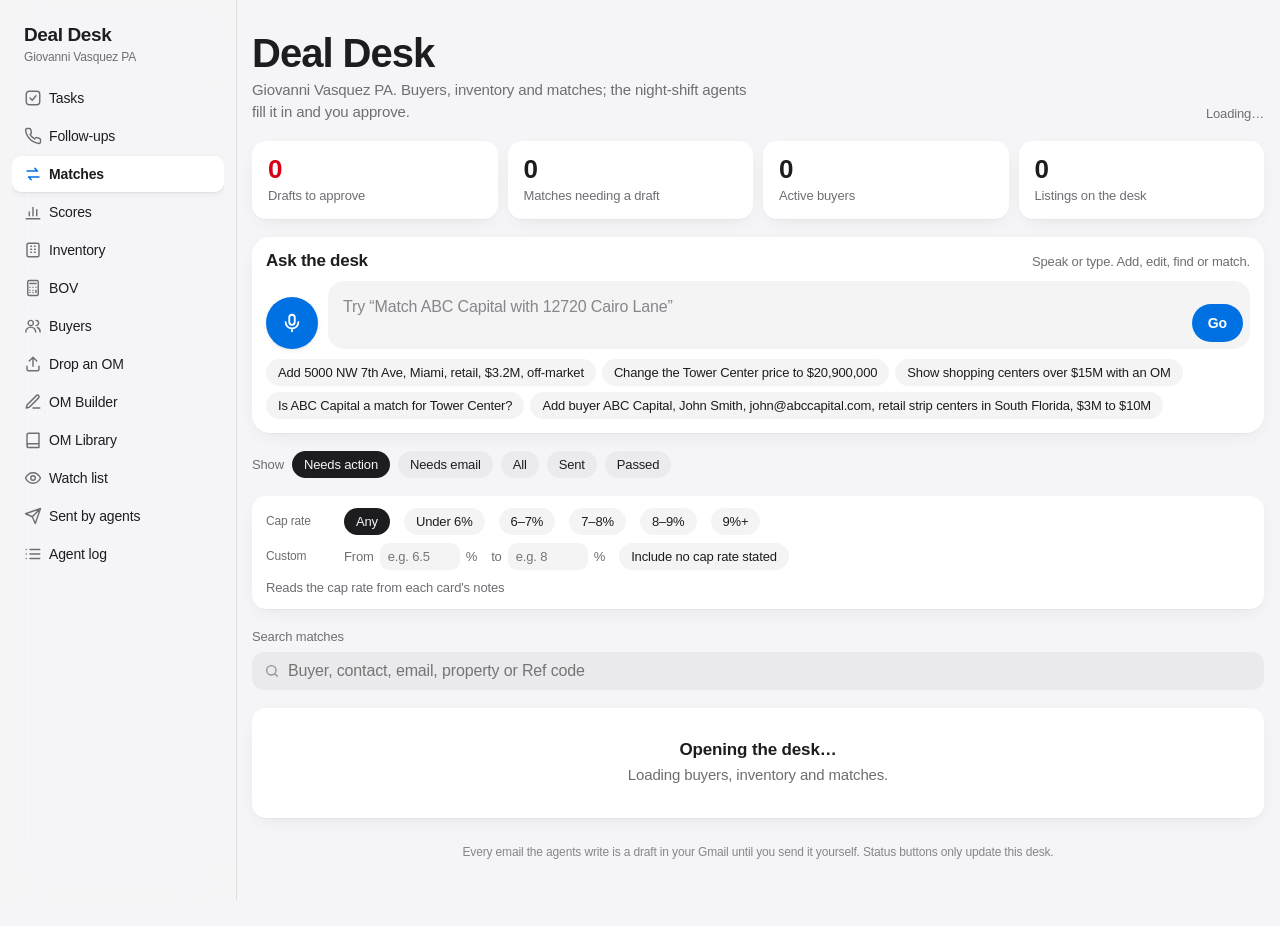
<file: index.html>
<!doctype html><html><head><meta name="robots" content="noindex,nofollow"><meta name="referrer" content="same-origin"><link rel="icon" href="data:,"><script src="/app/supabase.js"></script><script src="/app/shim.js?v=2026-11-19.5"></script><meta charset=utf8><meta name=viewport content="width=device-width,initial-scale=1,viewport-fit=cover"><style>:root{color-scheme:light;box-sizing:border-box;padding-top:env(safe-area-inset-top,0px);padding-bottom:env(safe-area-inset-bottom,0px)}html{scroll-padding-top:env(safe-area-inset-top,0px)}body{margin:0;padding:0;font:14px -apple-system,BlinkMacSystemFont,sans-serif;background:#fff;color:#000}img{max-width:100%}[hidden]:not([hidden=until-found i]){display:none!important}</style></head><body>
<title>Deal Desk · Giovanni Vasquez PA</title>
<meta name="desk-build" content="2026-11-20.cloud9">
<meta name="claude:viewport-fit-sides" content="cover">
<style>
/* Layout: an Apple-style operating desk. Large title, frosted sticky tab bar, an "Ask the desk" voice bar
   that is always one tap away, then grouped inset cards. Restrained color: blue for actions, semantic hues for state. */
:root{
  --bg:#f5f5f7; --panel:#ffffff; --panel2:#fbfbfd; --ink:#1d1d1f; --muted:#6e6e73; --faint:#86868b;
  --line:rgba(0,0,0,.09); --fill:rgba(118,118,128,.12); --fill2:rgba(118,118,128,.08);
  --accent:#0071e3; --accent-hover:#0077ed; --on-accent:#ffffff; --accent-soft:rgba(0,113,227,.1);
  --ok:#1a7f37; --warn:#a05a00; --crimson:#d70015; --new:#0066cc; --off:#6e6e73; --gold:#a05a00;
  --ok-bg:rgba(52,199,89,.14); --warn-bg:rgba(255,149,0,.16); --off-bg:rgba(118,118,128,.13); --new-bg:rgba(0,113,227,.11); --crim-bg:rgba(255,59,48,.12);
  --glass:rgba(245,245,247,.78); --shadow:0 1px 1px rgba(0,0,0,.03),0 6px 20px -8px rgba(0,0,0,.10);
  --lift:0 1px 2px rgba(0,0,0,.06),0 2px 6px rgba(0,0,0,.06);
  --ui:-apple-system,BlinkMacSystemFont,"SF Pro Text","SF Pro Display","Helvetica Neue","Segoe UI",Roboto,Arial,sans-serif;
  --display:-apple-system,BlinkMacSystemFont,"SF Pro Display","Helvetica Neue","Segoe UI",Roboto,Arial,sans-serif;
  --mono:ui-monospace,"SF Mono",SFMono-Regular,Menlo,Consolas,monospace;
  --r:14px; --r-sm:10px;
}
@media (prefers-color-scheme:dark){:root:not([data-theme="light"]){
  --bg:#000000; --panel:#1c1c1e; --panel2:#232325; --ink:#f5f5f7; --muted:#a1a1a6; --faint:#8e8e93;
  --line:rgba(255,255,255,.11); --fill:rgba(118,118,128,.26); --fill2:rgba(118,118,128,.16);
  --accent:#0a84ff; --accent-hover:#409cff; --on-accent:#ffffff; --accent-soft:rgba(10,132,255,.18);
  --ok:#30d158; --warn:#ffb340; --crimson:#ff6961; --new:#64a8ff; --off:#a1a1a6; --gold:#ffb340;
  --ok-bg:rgba(48,209,88,.16); --warn-bg:rgba(255,159,10,.18); --off-bg:rgba(142,142,147,.2); --new-bg:rgba(10,132,255,.2); --crim-bg:rgba(255,69,58,.2);
  --glass:rgba(22,22,23,.78); --shadow:0 0 0 1px rgba(255,255,255,.05); --lift:0 1px 3px rgba(0,0,0,.5);
  color-scheme:dark}}
:root[data-theme="dark"]{
  --bg:#000000; --panel:#1c1c1e; --panel2:#232325; --ink:#f5f5f7; --muted:#a1a1a6; --faint:#8e8e93;
  --line:rgba(255,255,255,.11); --fill:rgba(118,118,128,.26); --fill2:rgba(118,118,128,.16);
  --accent:#0a84ff; --accent-hover:#409cff; --on-accent:#ffffff; --accent-soft:rgba(10,132,255,.18);
  --ok:#30d158; --warn:#ffb340; --crimson:#ff6961; --new:#64a8ff; --off:#a1a1a6; --gold:#ffb340;
  --ok-bg:rgba(48,209,88,.16); --warn-bg:rgba(255,159,10,.18); --off-bg:rgba(142,142,147,.2); --new-bg:rgba(10,132,255,.2); --crim-bg:rgba(255,69,58,.2);
  --glass:rgba(22,22,23,.78); --shadow:0 0 0 1px rgba(255,255,255,.05); --lift:0 1px 3px rgba(0,0,0,.5);
  color-scheme:dark}
body{background:var(--bg);color:var(--ink);font-family:var(--ui);font-size:15px;line-height:1.47;-webkit-font-smoothing:antialiased;letter-spacing:-.01em}
body::before{content:"";position:fixed;inset:0 0 auto;height:env(safe-area-inset-top,0px);z-index:10;background:var(--bg)}
::selection{background:var(--accent-soft)}
*:focus-visible{outline:3px solid var(--accent-soft);outline-offset:1px;border-radius:8px}
button,input,select,textarea{font-family:inherit;letter-spacing:inherit}
.wrap{max-width:1080px;margin:0 auto;padding-block:20px 64px;padding-left:max(16px,env(safe-area-inset-left,0px));padding-right:max(16px,env(safe-area-inset-right,0px));display:grid;gap:18px}

/* Title */
header{display:flex;flex-wrap:wrap;justify-content:space-between;align-items:flex-end;gap:8px 16px;padding-top:12px}
h1{font:700 clamp(30px,5.4vw,40px)/1.08 var(--display);letter-spacing:-.025em;margin:0}
.sub{color:var(--muted);font-size:15px;margin-top:4px;max-width:60ch}
.stamp{font-size:13px;color:var(--muted);font-variant-numeric:tabular-nums}

/* Summary */
.strip{display:grid;grid-template-columns:repeat(4,minmax(0,1fr));gap:10px}
.stat{background:var(--panel);border-radius:var(--r);padding:14px 16px;display:grid;gap:2px;box-shadow:var(--shadow)}
.stat b{font:600 26px/1.1 var(--display);letter-spacing:-.02em;font-variant-numeric:tabular-nums}
.stat span{font-size:13px;color:var(--muted)}
.stat.hot b{color:var(--crimson)}
@media (max-width:620px){.strip{grid-template-columns:repeat(2,minmax(0,1fr))}}

/* Ask the desk (voice + typed commands) */
.ask{background:var(--panel);border-radius:18px;box-shadow:var(--shadow);padding:14px;display:grid;gap:10px}
.ask-head{display:flex;justify-content:space-between;align-items:baseline;gap:8px;flex-wrap:wrap}
.ask-head h2{font:600 17px var(--display);margin:0;letter-spacing:-.015em}
.ask-head small{color:var(--muted);font-size:13px}
.ask-bar{display:flex;gap:10px;align-items:flex-end}
.mic{flex:none;width:52px;height:52px;border-radius:50%;border:0;background:var(--accent);color:var(--on-accent);display:grid;place-items:center;cursor:pointer;box-shadow:var(--lift);transition:transform .15s ease-out,background-color .2s}
.mic:hover{background:var(--accent-hover)}
.mic:active{transform:scale(.94)}
.mic svg{width:22px;height:22px}
.mic.live{background:var(--crimson);animation:breathe 1.6s ease-in-out infinite}
@keyframes breathe{0%,100%{box-shadow:0 0 0 0 var(--crim-bg)}50%{box-shadow:0 0 0 10px var(--crim-bg)}}
.ask-field{flex:1;min-width:0;display:flex;align-items:flex-end;gap:6px;background:var(--fill2);border-radius:16px;padding:6px 6px 6px 14px;border:1px solid transparent;transition:border-color .2s,background-color .2s}
.ask-field:focus-within{border-color:var(--accent);background:var(--panel)}
.ask-field textarea{flex:1;min-width:0;border:0;background:transparent;color:var(--ink);font-size:16px;line-height:1.4;resize:none;padding:8px 0;max-height:160px;outline:none}
.ask-field textarea::placeholder{color:var(--faint)}
.go{flex:none;height:38px;padding:0 16px;border-radius:999px;border:0;background:var(--accent);color:var(--on-accent);font:600 14px var(--ui);cursor:pointer}
.go:disabled{opacity:.4;cursor:default}
.hints{display:flex;gap:6px;flex-wrap:wrap}
.hint{font-size:13px;border:0;background:var(--fill2);color:var(--ink);border-radius:999px;padding:6px 12px;cursor:pointer;text-align:left}
.hint:hover{background:var(--fill)}
.ask-note{font-size:13px;color:var(--muted)}
.ask-note b{color:var(--ink);font-weight:600}
#ask-out:empty{display:none}
.card{background:var(--panel2);border:1px solid var(--line);border-radius:var(--r);padding:16px;display:grid;gap:12px}
.card h3{font:600 17px/1.3 var(--display);margin:0;letter-spacing:-.015em}
.card p{margin:0;color:var(--muted);font-size:14px}
.thinking{display:flex;gap:10px;align-items:center;color:var(--muted);font-size:14px}
.dots{display:inline-flex;gap:4px}.dots i{width:6px;height:6px;border-radius:50%;background:var(--faint);animation:dot 1s infinite ease-in-out}
.dots i:nth-child(2){animation-delay:.15s}.dots i:nth-child(3){animation-delay:.3s}
@keyframes dot{0%,100%{opacity:.25}50%{opacity:1}}
.heard{font-size:13px;color:var(--muted)}
.heard q{color:var(--ink);quotes:"\201C" "\201D"}
.verdict{display:flex;gap:14px;align-items:center}
.gauge{flex:none;width:58px;height:58px;border-radius:50%;display:grid;place-items:center;font:700 17px var(--display);font-variant-numeric:tabular-nums}
.v-strong .gauge{background:var(--ok-bg);color:var(--ok)} .v-possible .gauge{background:var(--warn-bg);color:var(--warn)} .v-no .gauge{background:var(--crim-bg);color:var(--crimson)}
.checks{display:grid;gap:8px;margin:0;padding:0;list-style:none}
.checks li{display:grid;grid-template-columns:22px minmax(0,1fr);gap:8px;font-size:14px;align-items:start}
.checks li span{color:var(--muted)}
.checks li b{font-weight:600}
.ck{width:20px;height:20px;border-radius:50%;display:grid;place-items:center;margin-top:1px}
.ck svg{width:12px;height:12px}
.ck.y{background:var(--ok-bg);color:var(--ok)} .ck.n{background:var(--crim-bg);color:var(--crimson)} .ck.q{background:var(--off-bg);color:var(--off)}
.gate{font-size:14px;border-radius:var(--r-sm);padding:10px 12px}
.gate.ok{background:var(--ok-bg);color:var(--ink)} .gate.no{background:var(--warn-bg);color:var(--ink)}
.diff{display:grid;gap:6px;font-size:14px;margin:0}
.diff div{display:grid;grid-template-columns:110px minmax(0,1fr);gap:8px}
.diff dt{color:var(--muted)} .diff dd{margin:0;min-width:0;overflow-wrap:anywhere}
.diff s{color:var(--faint)}

/* Tabs: segmented control */
.tabbar{min-width:0;max-width:100%;position:sticky;top:env(safe-area-inset-top,0px);z-index:5;display:flex;align-items:center;gap:4px;padding:3px;background:var(--glass);-webkit-backdrop-filter:saturate(180%) blur(20px);backdrop-filter:saturate(180%) blur(20px);border-radius:12px;box-shadow:0 0 0 1px var(--line)}
.tabbar nav{position:static!important;flex:1;min-width:0;background:none!important;box-shadow:none!important;padding:0!important;scroll-behavior:smooth}
.tab-arrow{flex:none;width:34px;height:34px;border-radius:9px;border:0;background:var(--panel);box-shadow:var(--lift);color:var(--accent);font:600 22px/1 var(--ui);cursor:pointer;display:grid;place-items:center;padding:0 0 3px}
.tab-arrow:hover{background:var(--fill)}
.tab-arrow:disabled{opacity:.3;cursor:default;box-shadow:none}
nav{position:sticky;top:env(safe-area-inset-top,0px);z-index:5;display:flex;gap:2px;padding:3px;background:var(--glass);-webkit-backdrop-filter:saturate(180%) blur(20px);backdrop-filter:saturate(180%) blur(20px);border-radius:12px;overflow-x:auto;scrollbar-width:none;box-shadow:0 0 0 1px var(--line)}
nav::-webkit-scrollbar{display:none}
nav button{flex:none;font:500 13px var(--ui);background:none;border:0;color:var(--ink);padding:7px 12px;border-radius:9px;cursor:pointer;white-space:nowrap;transition:background-color .2s,box-shadow .2s}
nav button:hover{background:var(--fill2)}
nav button[aria-selected="true"]{background:var(--panel);box-shadow:var(--lift);font-weight:600}
nav .n{font-size:12px;margin-left:6px;color:var(--muted);font-variant-numeric:tabular-nums}
nav .n.alert{background:var(--crimson);color:#fff;border-radius:999px;padding:1px 7px;font-weight:600}

/* Filters */
.filters{display:flex;gap:8px;flex-wrap:wrap;align-items:center;font-size:13px;color:var(--muted)}
.filters:empty{display:none}
.chip{font:500 13px var(--ui);border:0;background:var(--fill2);color:var(--ink);border-radius:999px;padding:6px 12px;cursor:pointer;transition:background-color .15s}
.chip:hover{background:var(--fill)}
.chip[aria-pressed="true"]{background:var(--ink);color:var(--bg)}
.chip .c{color:var(--faint);margin-left:5px;font-variant-numeric:tabular-nums}
.chip[aria-pressed="true"] .c{color:inherit;opacity:.7}
.filters>.inv{flex:1 1 100%}
.inv{display:grid;gap:10px;background:var(--panel);border-radius:var(--r);padding:12px 14px;box-shadow:var(--shadow)}
.inv-row{display:flex;gap:8px 14px;flex-wrap:wrap;align-items:center}
.inv-label{font-size:12px;color:var(--muted);min-width:64px}
.seg{display:inline-flex;background:var(--fill2);border-radius:9px;padding:2px;gap:2px}
.seg button{font:500 13px var(--ui);border:0;background:none;color:var(--ink);padding:5px 11px;border-radius:7px;cursor:pointer;white-space:nowrap}
.seg button[aria-pressed="true"]{background:var(--panel);box-shadow:var(--lift);font-weight:600}
.inv select{font:500 13px var(--ui);border:0;background:var(--fill2);color:var(--ink);border-radius:9px;padding:6px 10px}
.inv-foot{display:flex;justify-content:space-between;align-items:center;gap:8px;flex-wrap:wrap;font-size:13px;color:var(--muted);border-top:1px solid var(--line);padding-top:10px}
.inv-foot b{color:var(--ink);font-variant-numeric:tabular-nums}
.link{border:0;background:none;color:var(--accent);font:500 13px var(--ui);cursor:pointer;padding:4px 2px}
/* Cap rate filter: one bar shared by every tab that lists properties or buyers */
.capbar{display:grid;gap:8px;background:var(--panel);border-radius:var(--r);padding:12px 14px;box-shadow:var(--shadow);font-size:13px;color:var(--muted)}
.capbar .inv-row{align-items:center}
.cap-num{display:inline-flex;align-items:center;gap:6px}
.cap-num input{width:64px;font:500 13px var(--ui);border:0;background:var(--fill2);color:var(--ink);border-radius:9px;padding:6px 8px}
.cap-num input:focus{outline:none;background:var(--panel);box-shadow:0 0 0 3px var(--accent-soft)}
.cap-foot{display:flex;justify-content:space-between;align-items:center;gap:8px;flex-wrap:wrap}
.cap-foot b{color:var(--ink);font-variant-numeric:tabular-nums}
.cap-tag{font:600 12px var(--ui);color:var(--ink);background:var(--fill2);border-radius:6px;padding:2px 7px}

.buyer-search label{display:block;font-size:13px;color:var(--muted);margin-bottom:6px}
.buyer-search input{box-sizing:border-box;width:100%;font:400 16px var(--ui);padding:10px 14px 10px 36px;border:0;border-radius:12px;background:var(--fill2) url("data:image/svg+xml,%3Csvg xmlns='http://www.w3.org/2000/svg' viewBox='0 0 24 24' fill='none' stroke='%238e8e93' stroke-width='2' stroke-linecap='round'%3E%3Ccircle cx='11' cy='11' r='7'/%3E%3Cpath d='m20 20-3.5-3.5'/%3E%3C/svg%3E") no-repeat 12px center/16px;color:var(--ink)}
.buyer-search input:focus{outline:none;background-color:var(--panel);box-shadow:0 0 0 3px var(--accent-soft)}
.ref{font:500 11px var(--mono);background:var(--warn-bg);color:var(--warn);padding:2px 7px;border-radius:6px}
.also{font:600 15px var(--display);margin:12px 0 0;color:var(--muted)}

/* Rows */
.list{display:grid;gap:10px}
.row{background:var(--panel);border-radius:var(--r);padding:16px;display:grid;grid-template-columns:minmax(0,1fr) auto;gap:6px 16px;box-shadow:var(--shadow)}
.row h3{font:600 16px/1.3 var(--display);margin:0;min-width:0;letter-spacing:-.012em;overflow-wrap:anywhere}
.row .arrow{color:var(--faint);font-weight:400;padding:0 6px}
.row p{margin:0;color:var(--muted);font-size:14px;min-width:0;grid-column:1/-1}
.meta{grid-column:1/-1;display:flex;flex-wrap:wrap;gap:4px 14px;font-size:13px;color:var(--muted);font-variant-numeric:tabular-nums}
.meta b{color:var(--ink);font-weight:600}
.pill{font:600 12px/1 var(--ui);padding:5px 9px;border-radius:999px;white-space:nowrap;align-self:start;display:inline-flex;align-items:center;gap:5px}
.pill::before{content:"";width:6px;height:6px;border-radius:50%;background:currentColor}
.p-draft{background:var(--crim-bg);color:var(--crimson)} .p-new{background:var(--new-bg);color:var(--new)}
.p-sent{background:var(--ok-bg);color:var(--ok)} .p-passed,.p-closed,.p-watch{background:var(--off-bg);color:var(--off)}
.p-active{background:var(--ok-bg);color:var(--ok)} .p-needs-email,.p-pending{background:var(--warn-bg);color:var(--warn)}
.nocomm{display:inline-flex;align-items:center;gap:6px;font:700 12px/1 var(--ui);letter-spacing:.04em;text-transform:uppercase;background:#d70015;color:#fff;padding:5px 10px;border-radius:999px}
.nocomm::before{content:"";width:6px;height:6px;border-radius:50%;background:#fff}
.row.lrow.no-comm{box-shadow:inset 3px 0 0 #d70015,var(--shadow)}
.row.done h3{text-decoration:line-through;color:var(--muted)}
/* Inventory cards: property photo on the left, details on the right */
.row.lrow{grid-template-columns:132px minmax(0,1fr) auto;align-items:start}
.lrow>.thumb{grid-column:1;grid-row:1/span 8}
.lrow>h3{grid-column:2}
.lrow>.pill{grid-column:3}
.lrow>p,.lrow>.meta,.lrow>.actions{grid-column:2/-1}
.thumb{display:block;width:132px;aspect-ratio:4/3;border-radius:var(--r-sm);overflow:hidden;background:var(--fill2);border:0;padding:0;position:relative;color:var(--faint);font:500 12px var(--ui);text-decoration:none}
.thumb img{width:100%;height:100%;object-fit:cover;display:block;max-width:none}
button.thumb{cursor:pointer;display:grid;place-items:center;align-content:center;gap:4px;text-align:center}
button.thumb:hover{background:var(--fill);color:var(--accent)}
button.thumb:disabled{cursor:default;color:var(--faint);background:var(--fill2)}
.thumb svg{width:26px;height:26px}
@media (max-width:560px){.row.lrow{grid-template-columns:88px minmax(0,1fr)}.thumb{width:88px}.lrow>.pill{grid-column:2;justify-self:start}.lrow>p,.lrow>.meta,.lrow>.actions{grid-column:1/-1}.lrow>.thumb{grid-row:1/span 2}}
.actions{grid-column:1/-1;display:flex;gap:8px;flex-wrap:wrap;margin-top:6px}
.btn{font:500 13px var(--ui);padding:7px 14px;border:0;background:var(--fill2);color:var(--accent);cursor:pointer;border-radius:999px;text-decoration:none;display:inline-flex;align-items:center;gap:6px;transition:background-color .15s}
.btn:hover{background:var(--fill)}
.btn:disabled{opacity:.45;cursor:default}
.btn.primary{background:var(--accent);color:var(--on-accent)}
.btn.primary:hover{background:var(--accent-hover)}
.btn.danger{color:var(--crimson)}
.box{grid-column:1/-1;display:grid;grid-template-columns:repeat(auto-fit,minmax(150px,1fr));gap:10px 16px;font-size:14px;margin-top:4px}
.box div{display:grid;gap:1px;min-width:0} .box span{font-size:12px;color:var(--muted)}
/* Passed-on list on each buyer card */
.passed{grid-column:1/-1;margin-top:6px;border-top:1px solid var(--line);padding-top:10px;display:grid;gap:6px}
.passed-head{display:flex;align-items:center;gap:8px;font-size:13px;color:var(--muted)}
.passed-head b{color:var(--crimson);font-weight:600;text-transform:uppercase;letter-spacing:.04em;font-size:12px}
.passed-head .cnt{font:600 12px var(--ui);background:var(--crim-bg);color:var(--crimson);border-radius:999px;padding:1px 8px;font-variant-numeric:tabular-nums}
.passed-head .link{margin-left:auto}
.plist{list-style:none;margin:0;padding:0;display:grid;gap:4px}
.plist li{display:grid;grid-template-columns:minmax(0,1fr) auto;gap:2px 12px;font-size:14px;padding:6px 10px;border-radius:var(--r-sm);background:var(--fill2)}
.plist li strong{font-weight:600;min-width:0;overflow-wrap:anywhere}
.plist li .pd{font-size:12px;color:var(--faint);font-variant-numeric:tabular-nums;white-space:nowrap;display:flex;gap:6px;align-items:center}
.plist li .pr{grid-column:1/-1;font-size:13px;color:var(--muted)}
.plist .x{border:0;background:none;color:var(--faint);cursor:pointer;font-size:15px;line-height:1;padding:0 2px}
.plist .x:hover{color:var(--crimson)}
.passed details summary{font-size:13px;color:var(--accent);cursor:pointer;padding:2px 0}
.passed details[open] summary{margin-bottom:4px}
.pform{display:grid;grid-template-columns:minmax(0,1.2fr) minmax(0,1fr) auto auto;gap:6px;align-items:center}
.pform input,.why-pass input{min-width:0;font:400 14px var(--ui);border:1px solid var(--line);background:var(--panel);color:var(--ink);border-radius:9px;padding:7px 10px}
.pform input:focus,.why-pass input:focus{outline:none;border-color:var(--accent);box-shadow:0 0 0 3px var(--accent-soft)}
@media (max-width:620px){.pform{grid-template-columns:1fr 1fr}.pform input{grid-column:1/-1}}
.why-pass{grid-column:1/-1;display:flex;gap:6px;align-items:center}
.why-pass input{flex:1}
.pass-warn{color:var(--crimson);font-weight:600}
/* Reply badge on buyer cards */
.p-coming-soon{background:var(--warn-bg);color:var(--warn)}
.waiting{grid-column:2/-1;font-size:14px;background:var(--warn-bg);border-radius:var(--r-sm);padding:8px 10px;color:var(--ink)}
.waiting b{color:var(--warn)}
@media (max-width:560px){.waiting{grid-column:1/-1}}
/* Owner box on inventory cards */
.owner{grid-column:2/-1;display:grid;gap:6px;border:1px solid var(--line);border-radius:var(--r-sm);padding:10px 12px;font-size:14px}
@media (max-width:560px){.owner{grid-column:1/-1}}
.owner-head{display:flex;align-items:center;gap:8px;flex-wrap:wrap;font-size:12px;color:var(--muted);text-transform:uppercase;letter-spacing:.04em;font-weight:600}
.owner-head .src{text-transform:none;letter-spacing:0;font-weight:400;color:var(--faint)}
.owner-p{display:flex;flex-wrap:wrap;gap:4px 14px;align-items:center}
.owner-p b{font-weight:600}
.owner-p a{color:var(--accent);text-decoration:none;font-variant-numeric:tabular-nums}
.owner-p a:hover{text-decoration:underline}
.dnc{font:600 10px/1 var(--ui);background:var(--crim-bg);color:var(--crimson);border-radius:4px;padding:2px 4px;margin-left:3px;vertical-align:1px}
.ptype{font-size:11px;color:var(--faint);margin-left:3px}
.owner-actions{display:flex;flex-wrap:wrap;gap:6px;align-items:center}
.owner-actions .btn{padding:5px 11px;font-size:12px}
.owner-note{font-size:13px;color:var(--muted)}
.rb{font:600 12px/1 var(--ui);padding:4px 9px;border-radius:999px;white-space:nowrap}
.rb-yes{background:var(--ok-bg);color:var(--ok)} .rb-no{background:var(--crim-bg);color:var(--crimson)} .rb-none{background:var(--off-bg);color:var(--off)}
.row.quiet{opacity:.78}
.empty{border-radius:var(--r);padding:32px 20px;text-align:center;color:var(--muted);background:var(--panel);box-shadow:var(--shadow)}
.empty strong{display:block;color:var(--ink);font:600 17px var(--display);margin-bottom:4px}
.note{font-size:12px;color:var(--faint);text-align:center;padding-top:8px}
.toast{position:fixed;left:50%;transform:translateX(-50%);bottom:calc(20px + env(safe-area-inset-bottom,0px));background:var(--ink);color:var(--bg);padding:10px 16px;font-size:14px;border-radius:999px;box-shadow:var(--lift);z-index:20;max-width:calc(100vw - 32px)}
/* Fix a spot: a sheet over the desk with the page and a box-drawing pen */
.fixer{position:fixed;inset:0;z-index:30;background:rgba(0,0,0,.45);display:grid;place-items:center;padding:max(12px,env(safe-area-inset-top,0px)) 12px max(12px,env(safe-area-inset-bottom,0px))}
.fx-card{background:var(--panel);color:var(--ink);border-radius:18px;box-shadow:var(--lift);padding:16px;display:grid;gap:10px;max-width:min(960px,calc(100vw - 24px));max-height:calc(100vh - 24px);overflow:auto}
.fx-head{display:flex;justify-content:space-between;align-items:flex-start;gap:12px}
.fx-head h3{font:600 17px var(--display);margin:0}.fx-head p,.fx-tip{margin:2px 0 0;color:var(--muted);font-size:13px}
.fx-stage{display:grid;place-items:center;background:var(--fill2);border-radius:var(--r-sm);padding:6px;overflow:auto}
#fx-canvas{display:block;touch-action:none;cursor:crosshair;border-radius:4px;background:#fff}
.fx-bar{display:flex;gap:8px 12px;align-items:center;justify-content:space-between;flex-wrap:wrap;font-size:13px;color:var(--muted)}
.fx-page b,.fx-count{color:var(--ink);font-variant-numeric:tabular-nums}
.fx-all{display:flex;gap:6px;align-items:center;cursor:pointer}
.drop{border:2px dashed var(--line);border-radius:18px;background:var(--panel);padding:32px 18px;text-align:center;display:grid;gap:8px;justify-items:center;cursor:pointer}
.drop.over{border-color:var(--accent);background:var(--accent-soft)}
.drop strong{font:600 20px var(--display);letter-spacing:-.015em}
.drop small{color:var(--muted);font-size:14px;max-width:520px}
.review{background:var(--panel);border-radius:var(--r);box-shadow:var(--shadow);padding:16px;display:grid;gap:12px}
.review h3{font:600 17px var(--display);margin:0}
.fields{display:grid;grid-template-columns:repeat(auto-fit,minmax(200px,1fr));gap:10px}
.fields label{display:grid;gap:4px;font-size:12px;color:var(--muted)}
.fields input,.fields select,.fields textarea{font:400 15px var(--ui);color:var(--ink);background:var(--fill2);border:1px solid transparent;padding:9px 11px;border-radius:10px;width:100%;box-sizing:border-box}
.omb-q label small{display:block;color:var(--faint);font-size:12px;margin-top:-2px}
.fields label.wide{grid-column:1/-1}
.omb-ph{display:flex;gap:10px;flex-wrap:wrap}
.omb-t{position:relative;width:112px}
.omb-t button[data-omb-cover]{display:block;width:112px;aspect-ratio:4/3;border:2px solid transparent;border-radius:10px;background:var(--fill2) center/cover no-repeat;cursor:pointer;padding:0}
.omb-t.cov button[data-omb-cover]{border-color:var(--accent)}
.omb-t span{position:absolute;left:6px;bottom:6px;font:600 11px var(--ui);background:var(--accent);color:var(--on-accent);border-radius:999px;padding:2px 8px}
.omb-t .x{position:absolute;top:4px;right:4px;width:26px;height:26px;border-radius:50%;border:0;background:rgba(0,0,0,.6);color:#fff;font-size:16px;line-height:1;cursor:pointer}
.fields input:focus,.fields select:focus,.fields textarea:focus{outline:none;border-color:var(--accent);background:var(--panel)}
.fields .wide{grid-column:1/-1}
.allfit{display:grid;gap:8px;margin:0;padding:0;list-style:none}
.allfit li{display:grid;grid-template-columns:44px minmax(0,1fr) auto;gap:10px;align-items:center;background:var(--panel);border-radius:var(--r-sm);padding:10px 12px}
.allfit .gauge{width:40px;height:40px;font-size:14px}
.allfit b{font-weight:600;display:block;overflow-wrap:anywhere}
.allfit span{color:var(--muted);font-size:13px;display:block}
.allfit .btn{padding:6px 12px}
.allfit-sec{font:600 13px var(--ui);color:var(--muted);margin:6px 0 0;text-transform:uppercase;letter-spacing:.04em}
.allfit details summary{cursor:pointer;color:var(--accent);font-size:14px;padding:6px 0}
.bov-find{position:relative;display:grid;gap:6px}
.bov-find input{font:400 16px var(--ui);color:var(--ink);background:var(--fill2);border:1px solid transparent;padding:11px 13px;border-radius:12px;width:100%;box-sizing:border-box}
.bov-find input:focus{outline:none;border-color:var(--accent);background:var(--panel)}
.bov-hits{display:grid;gap:4px}
.bov-hit{text-align:left;font:400 14px var(--ui);color:var(--ink);background:var(--panel);border:1px solid var(--line);border-radius:10px;padding:9px 12px;cursor:pointer;display:grid;gap:2px}
.bov-hit:hover,.bov-hit:focus-visible{border-color:var(--accent);outline:none}
.bov-hit small{color:var(--muted);font-size:12px}
.bov-or{display:flex;align-items:center;gap:10px;color:var(--muted);font-size:12px}
.bov-or::before,.bov-or::after{content:"";flex:1;height:1px;background:var(--line)}
.bov-val{font:600 20px/1.2 var(--display);letter-spacing:-.01em}
.progress{font-size:14px;color:var(--muted)}
.bov-ask{grid-column:1/-1;display:grid;gap:12px;background:var(--warn-bg);border-radius:var(--r-sm);padding:14px;margin-top:4px}
.bov-ask h4{font:600 15px var(--display);margin:0;color:var(--ink)}
.bov-ask .hint2{font-size:13px;color:var(--muted);margin:-6px 0 0}
.bov-ask ol{margin:0;padding:0;list-style:none;display:grid;gap:12px;counter-reset:bq}
.bov-ask li{display:grid;gap:6px;counter-increment:bq}
.bov-ask li>span{font-size:14px;color:var(--ink);font-weight:500}
.bov-ask li>span::before{content:counter(bq) ". ";color:var(--muted)}
.bov-ask li>small{font-size:12px;color:var(--muted);margin-top:-3px}
.bov-ask textarea{font:400 15px var(--ui);color:var(--ink);background:var(--panel);border:1px solid var(--line);padding:9px 11px;border-radius:10px;width:100%;box-sizing:border-box;resize:vertical;min-height:42px}
.bov-ask textarea:focus{outline:none;border-color:var(--accent);box-shadow:0 0 0 3px var(--accent-soft)}
.bov-ask .files{display:flex;flex-wrap:wrap;gap:6px;font-size:13px;color:var(--muted)}
.bov-ask .files b{color:var(--ink);font-weight:500}
.bov-drop{display:grid;gap:8px;border:1.5px dashed var(--line);border-radius:10px;padding:12px;background:var(--panel);transition:border-color .15s,background-color .15s}
[data-omb-q].over textarea,[data-omb-q].over{outline:2px dashed var(--accent);outline-offset:3px;border-radius:10px}.bov-ask.over{outline:2px dashed var(--accent);outline-offset:4px}.omb-q textarea{min-height:42px;resize:vertical}
.bov-drop.over{border-color:var(--accent);background:var(--accent-soft)}
.bov-drop-top{display:flex;flex-wrap:wrap;align-items:center;gap:8px 12px;font-size:13px;color:var(--muted)}
.bov-chips{display:flex;flex-wrap:wrap;gap:6px}
.bov-chip{display:inline-flex;align-items:center;gap:6px;max-width:100%;font-size:13px;background:var(--fill2);border-radius:999px;padding:4px 4px 4px 11px;color:var(--ink)}
.bov-chip span{overflow:hidden;text-overflow:ellipsis;white-space:nowrap;max-width:260px}
.bov-chip.up{color:var(--muted);padding-right:11px}
.bov-chip button{flex:none;width:24px;height:24px;border-radius:50%;border:0;background:transparent;color:var(--muted);font:600 15px/1 var(--ui);cursor:pointer;display:grid;place-items:center}
.bov-chip button:hover{background:var(--crim-bg);color:var(--crimson)}
.bov-ask label.chk{display:flex;gap:8px;align-items:center;font-size:13px;color:var(--ink)}
.fu-when{font:600 13px var(--ui);font-variant-numeric:tabular-nums;white-space:nowrap}
.fu-when.due{color:var(--crimson)} .fu-when.soon{color:var(--warn)} .fu-when.later{color:var(--muted)}
.fu-quote{font-size:14px;color:var(--ink);border-left:3px solid var(--line);padding-left:10px;margin:0;grid-column:1/-1}
.fu-month{font:600 15px var(--display);color:var(--muted);margin:14px 2px 2px}
.task-check{display:flex;gap:8px;align-items:center;font:500 14px var(--ui);color:var(--ink);cursor:pointer}
.task-check input{width:20px;height:20px;accent-color:var(--ok);cursor:pointer}
.addtask{display:flex;gap:8px;flex-wrap:wrap}
.addtask input{flex:1 1 260px;min-width:0;font:400 16px var(--ui);padding:10px 14px;border:0;border-radius:12px;background:var(--panel);color:var(--ink);box-shadow:var(--shadow)}
/* Left sidebar navigation (wide screens). Same tab buttons and ids, just stacked in a column. */
nav .ti{width:16px;height:16px;flex:none;color:var(--muted)}
nav button{display:inline-flex;align-items:center;gap:7px}
nav button[aria-selected="true"] .ti{color:var(--accent)}
@media (min-width:900px){
  body{padding-left:236px}
  .tabbar{position:fixed;top:0;bottom:0;left:0;width:236px;box-sizing:border-box;z-index:20;flex-direction:column;align-items:stretch;gap:0;padding:calc(20px + env(safe-area-inset-top,0px)) 12px 20px max(12px,env(safe-area-inset-left,0px));border-radius:0;box-shadow:1px 0 0 var(--line);overflow:hidden}
  .tabbar::before{content:"Deal Desk";display:block;font:700 19px/1.2 var(--display);letter-spacing:-.02em;color:var(--ink);padding:4px 12px 2px}
  .tabbar::after{content:"Giovanni Vasquez PA";display:block;order:-1;font-size:12px;color:var(--muted);padding:0 12px 14px;order:0}
  .tabbar nav{flex-direction:column;gap:2px;overflow-x:hidden;overflow-y:auto;scrollbar-width:thin;order:1}
  .tab-arrow{display:none}
  nav button{width:100%;padding:9px 12px;font-size:14px;text-align:left}
  nav .ti{width:18px;height:18px}
  nav .tl{flex:1;min-width:0;overflow:hidden;text-overflow:ellipsis}
  nav .n{margin-left:auto}
}
@media (prefers-reduced-motion:reduce){*{animation:none!important;transition:none!important}}
</style>

<div class="wrap">
  <header>
    <div>
      <h1>Deal Desk</h1>
      <div class="sub">Giovanni Vasquez PA. Buyers, inventory and matches; the night-shift agents fill it in and you approve.</div>
    </div>
    <div class="stamp" id="stamp">Loading…</div>
  </header>

  <section class="strip" aria-label="Summary">
    <div class="stat hot"><b id="c-draft">–</b><span>Drafts to approve</span></div>
    <div class="stat"><b id="c-new">–</b><span>Matches needing a draft</span></div>
    <div class="stat"><b id="c-buyers">–</b><span>Active buyers</span></div>
    <div class="stat"><b id="c-listings">–</b><span>Listings on the desk</span></div>
  </section>

  <section class="ask" aria-labelledby="ask-title">
    <div class="ask-head"><h2 id="ask-title">Ask the desk</h2><small id="ask-mode">Speak or type. Add, edit, find or match.</small></div>
    <div class="ask-bar">
      <button class="mic" id="mic" type="button" aria-label="Voice typing help" aria-pressed="false">
        <svg viewBox="0 0 24 24" fill="none" stroke="currentColor" stroke-width="2" stroke-linecap="round" stroke-linejoin="round" aria-hidden="true"><rect x="9" y="3" width="6" height="11" rx="3"/><path d="M5 11a7 7 0 0 0 14 0M12 18v3"/></svg>
      </button>
      <div class="ask-field">
        <textarea id="ask-input" rows="1" aria-label="Command for the desk" placeholder="Try “Match ABC Capital with 12720 Cairo Lane”" autocomplete="off"></textarea>
        <button class="go" id="ask-go" type="button">Go</button>
      </div>
    </div>
    <div class="hints" id="hints">
      <button class="hint" type="button">Add 5000 NW 7th Ave, Miami, retail, $3.2M, off-market</button>
      <button class="hint" type="button">Change the Tower Center price to $20,900,000</button>
      <button class="hint" type="button">Show shopping centers over $15M with an OM</button>
      <button class="hint" type="button">Is ABC Capital a match for Tower Center?</button>
      <button class="hint" type="button">Add buyer ABC Capital, John Smith, john@abccapital.com, retail strip centers in South Florida, $3M to $10M</button>
    </div>
    <div class="ask-note" id="ask-note" hidden></div>
    <div id="ask-out" aria-live="polite"></div>
  </section>

  <div class="tabbar"><button class="tab-arrow" id="tab-prev" type="button" aria-label="Scroll tabs left">‹</button>
  <nav role="tablist" aria-label="Sections">
    <button role="tab" id="tab-tasks" data-tab="tasks" aria-selected="false"><svg class="ti" viewBox="0 0 24 24" fill="none" stroke="currentColor" stroke-width="1.9" stroke-linecap="round" stroke-linejoin="round" aria-hidden="true"><rect x="3" y="3" width="18" height="18" rx="4"/><path d="m8 12 3 3 5-6"/></svg><span class="tl">Tasks</span><span class="n" id="n-tasks"></span></button>
    <button role="tab" id="tab-followups" data-tab="followups" aria-selected="false"><svg class="ti" viewBox="0 0 24 24" fill="none" stroke="currentColor" stroke-width="1.9" stroke-linecap="round" stroke-linejoin="round" aria-hidden="true"><path d="M22 16.9v3a2 2 0 0 1-2.2 2 19.8 19.8 0 0 1-8.6-3.1 19.5 19.5 0 0 1-6-6A19.8 19.8 0 0 1 2.1 4.2 2 2 0 0 1 4.1 2h3a2 2 0 0 1 2 1.7c.1 1 .4 1.9.7 2.8a2 2 0 0 1-.5 2.1L8 9.9a16 16 0 0 0 6 6l1.3-1.3a2 2 0 0 1 2.1-.4c.9.3 1.8.6 2.8.7a2 2 0 0 1 1.7 2z"/></svg><span class="tl">Follow-ups</span><span class="n" id="n-followups"></span></button>
    <button role="tab" id="tab-matches" data-tab="matches" aria-selected="true"><svg class="ti" viewBox="0 0 24 24" fill="none" stroke="currentColor" stroke-width="1.9" stroke-linecap="round" stroke-linejoin="round" aria-hidden="true"><path d="M4 8h14l-3.5-3.5M20 16H6l3.5 3.5"/></svg><span class="tl">Matches</span><span class="n" id="n-matches"></span></button>
    <button role="tab" id="tab-scores" data-tab="scores" aria-selected="false"><svg class="ti" viewBox="0 0 24 24" fill="none" stroke="currentColor" stroke-width="1.9" stroke-linecap="round" stroke-linejoin="round" aria-hidden="true"><path d="M3 21h18M7 17v-5M12 17V6M17 17v-8"/></svg><span class="tl">Scores</span><span class="n" id="n-scores"></span></button>
    <button role="tab" id="tab-listings" data-tab="listings" aria-selected="false"><svg class="ti" viewBox="0 0 24 24" fill="none" stroke="currentColor" stroke-width="1.9" stroke-linecap="round" stroke-linejoin="round" aria-hidden="true"><rect x="4" y="3" width="16" height="18" rx="2"/><path d="M9 7h1M14 7h1M9 11h1M14 11h1M9 15h1M14 15h1"/></svg><span class="tl">Inventory</span><span class="n" id="n-listings"></span></button>
    <button role="tab" id="tab-bov" data-tab="bov" aria-selected="false"><svg class="ti" viewBox="0 0 24 24" fill="none" stroke="currentColor" stroke-width="1.9" stroke-linecap="round" stroke-linejoin="round" aria-hidden="true"><rect x="5" y="2" width="14" height="20" rx="2"/><path d="M8 6h8M8 11h.01M12 11h.01M16 11h.01M8 15h.01M12 15h.01M16 15v3M8 18h.01M12 18h.01"/></svg><span class="tl">BOV</span><span class="n" id="n-bov"></span></button>
    <button role="tab" id="tab-buyers" data-tab="buyers" aria-selected="false"><svg class="ti" viewBox="0 0 24 24" fill="none" stroke="currentColor" stroke-width="1.9" stroke-linecap="round" stroke-linejoin="round" aria-hidden="true"><circle cx="9" cy="8" r="3.5"/><path d="M2.5 20a6.5 6.5 0 0 1 13 0M16 4.5a3.5 3.5 0 0 1 0 7M18 14a6.5 6.5 0 0 1 3.5 6"/></svg><span class="tl">Buyers</span><span class="n" id="n-buyers"></span></button>
    <button role="tab" id="tab-intake" data-tab="intake" aria-selected="false"><svg class="ti" viewBox="0 0 24 24" fill="none" stroke="currentColor" stroke-width="1.9" stroke-linecap="round" stroke-linejoin="round" aria-hidden="true"><path d="M12 15V3M7 8l5-5 5 5M4 15v4a2 2 0 0 0 2 2h12a2 2 0 0 0 2-2v-4"/></svg><span class="tl">Drop an OM</span><span class="n" id="n-intake"></span></button>
    <button role="tab" id="tab-ombuild" data-tab="ombuild" aria-selected="false"><svg class="ti" viewBox="0 0 24 24" fill="none" stroke="currentColor" stroke-width="1.9" stroke-linecap="round" stroke-linejoin="round" aria-hidden="true"><path d="M12 20h9M16.5 3.5a2.1 2.1 0 0 1 3 3L7 19l-4 1 1-4z"/></svg><span class="tl">OM Builder</span><span class="n" id="n-ombuild"></span></button>
    <button role="tab" id="tab-library" data-tab="library" aria-selected="false"><svg class="ti" viewBox="0 0 24 24" fill="none" stroke="currentColor" stroke-width="1.9" stroke-linecap="round" stroke-linejoin="round" aria-hidden="true"><path d="M4 19.5A2.5 2.5 0 0 1 6.5 17H20V3H6.5A2.5 2.5 0 0 0 4 5.5zM4 19.5A2.5 2.5 0 0 0 6.5 22H20v-5"/></svg><span class="tl">OM Library</span><span class="n" id="n-library"></span></button>
    <button role="tab" id="tab-watch" data-tab="watch" aria-selected="false"><svg class="ti" viewBox="0 0 24 24" fill="none" stroke="currentColor" stroke-width="1.9" stroke-linecap="round" stroke-linejoin="round" aria-hidden="true"><path d="M2 12s3.5-7 10-7 10 7 10 7-3.5 7-10 7S2 12 2 12z"/><circle cx="12" cy="12" r="3"/></svg><span class="tl">Watch list</span><span class="n" id="n-watch"></span></button>
    <button role="tab" id="tab-outreach" data-tab="outreach" aria-selected="false"><svg class="ti" viewBox="0 0 24 24" fill="none" stroke="currentColor" stroke-width="1.9" stroke-linecap="round" stroke-linejoin="round" aria-hidden="true"><path d="M22 2 11 13M22 2l-7 20-4-9-9-4z"/></svg><span class="tl">Sent by agents</span><span class="n" id="n-outreach"></span></button>
    <button role="tab" id="tab-runs" data-tab="runs" aria-selected="false"><svg class="ti" viewBox="0 0 24 24" fill="none" stroke="currentColor" stroke-width="1.9" stroke-linecap="round" stroke-linejoin="round" aria-hidden="true"><path d="M8 6h13M8 12h13M8 18h13M3 6h.01M3 12h.01M3 18h.01"/></svg><span class="tl">Agent log</span><span class="n" id="n-runs"></span></button>
  </nav><button class="tab-arrow" id="tab-next" type="button" aria-label="Scroll tabs right">›</button></div>

  <div class="filters" id="filters"></div>
  <div class="capbar" id="capbar" hidden aria-label="Filter by cap rate"></div>
  <div class="buyer-search" id="buyer-search" hidden>
    <label for="buyer-query" id="search-label">Search buyers</label>
    <input type="search" id="buyer-query" placeholder="Name, asset type or market" aria-controls="list" autocomplete="off">
  </div>
  <main class="list" id="list" aria-live="polite"></main>

  <div class="note">Every email the agents write is a draft in your Gmail until you send it yourself. Status buttons only update this desk.</div>
</div>
<input type="file" id="omfile" accept="application/pdf" hidden>
<input type="file" id="ombfiles" multiple accept=".pdf,image/*,.doc,.docx,.xls,.xlsx,.xlsm,.csv,.txt,.md,.eml,.html,.json" hidden>
<input type="file" id="bovfile" accept="application/pdf,image/*,.xlsx,.xls,.csv" hidden>
<input type="file" id="photofile" accept="image/*" hidden>
<div class="toast" id="toast" hidden></div>
<span id="n-schedule" hidden></span>

<script>
const S={ombuild:[],schedule:[],followups:[],scores:[],tasks:[],bov:[],intake:[],buyers:[],listings:[],matches:[],watch:[],outreach:[],runs:[],fits:[]};
/* Giovanni's rule: a stated minimum is a floor, not proof the buyer can afford a deal far bigger than that. */
const CAPACITY_RULE=`CAPACITY (check this every time): a buyer's stated minimum ("multifamily 5+ units", "10,000 SF and up", "$1M+") is a floor, NOT proof they can afford something much bigger. Before calling a fit, judge whether the deal is within what this buyer can realistically buy, using their stated price range, typical deal size, past purchases, company or fund size, or lender/equity backing written in their box or notes. If the property's price or scale is far above anything in the box that supports their capacity (for example a 230-unit, $20M+ apartment community for a buyer whose box only says "5+ units" with no price range or institutional backing), it is NOT a strong fit: verdict "possible" at most, score no higher than 50, and say plainly that capacity is unproven. If their box or notes point to small deals (individual or first-time investor, a few small properties, deals of a few million or less), it is "no" with score under 30. Large deals (roughly 100+ units, or $15M and up) are usually bought by big companies, funds and institutions: an individual or small-company buyer whose box only gives an open-ended minimum does not count as able to buy one unless their notes show that kind of backing or track record. The same goes the other way: a property far below an institutional buyer's minimum check size is "no".`;
let tab="matches", filter="open", tfilter="open", ffilter="upcoming", downloads=null, db=null, mcp=null, canWrite=true, loaded=false, assets=null, sample=null, review=null, busy="", intakeBusy="";
try{const h=(location.hash||"").slice(1); if(Object.keys(S).includes(h)||h==="library") tab=h;}catch(e){}

const $=id=>document.getElementById(id);
const esc=s=>String(s??"").replace(/[&<>"]/g,c=>({"&":"&amp;","<":"&lt;",">":"&gt;",'"':"&quot;"}[c]));
const money=n=>n==null||n===""?"":(typeof n==="number"?"$"+n.toLocaleString("en-US"):n);
function toast(t){const el=$("toast");el.textContent=t;el.hidden=false;clearTimeout(toast._t);toast._t=setTimeout(()=>el.hidden=true,2200)}

const LABEL={"needs email":"Needs email",draft:"Draft in Gmail",new:"Needs a draft",sent:"Sent",passed:"Passed",closed:"Closed",active:"Active",pending:"Pending","coming soon":"Coming soon",watch:"Watching"};

function counts(){
  $("c-draft").textContent=S.matches.filter(m=>m.status==="draft").length;
  $("c-new").textContent=S.matches.filter(m=>m.status==="new").length;
  $("c-buyers").textContent=S.buyers.filter(b=>b.status!=="inactive").length;
  $("c-listings").textContent=S.listings.filter(l=>l.status!=="closed").length;
  for(const k of Object.keys(S)){const el=$("n-"+k);if(el)el.textContent=S[k].length||"";}
  if(typeof scoresCount==="function") $("n-scores").textContent=scoresCount()||"";
  $("n-library").textContent=libraryEntries().filter(x=>x.unb).length||"";
  const dueF=S.followups.filter(f=>(f.status||"upcoming")==="upcoming"&&fuDays(f.callDate)<=7).length;
  $("n-followups").textContent=S.followups.filter(f=>(f.status||"upcoming")==="upcoming").length||""; $("n-followups").classList.toggle("alert",dueF>0);
  const openT=S.tasks.filter(t=>(t.status||"open")!=="done").length;
  $("n-tasks").textContent=openT||""; $("n-tasks").classList.toggle("alert",openT>0);
  const last=S.runs.map(r=>r.at).filter(Boolean).sort().pop();
  $("stamp").textContent=last?("Last agent run "+new Date(last).toLocaleString("en-US",{month:"short",day:"numeric",hour:"numeric",minute:"2-digit"})):(loaded?"No agent runs yet":"Loading…");
}

function renderFilters(){
  const f=$("filters");
  if(tab==="tasks"){
    const o=[["open","Open"],["done","Done"],["all","All"]];
    f.innerHTML="Show "+o.map(([k,t])=>`<button class="chip" data-tf="${k}" aria-pressed="${tfilter===k}">${t}</button>`).join("");
    return}
  if(tab==="followups"){
    const o=[["upcoming","Upcoming"],["called","Called"],["all","All"]];
    f.innerHTML="Show "+o.map(([k,t])=>`<button class="chip" data-ff="${k}" aria-pressed="${ffilter===k}">${t}</button>`).join("");
    return}
  if(tab==="listings"){f.innerHTML=typeof invPanel==="function"?invPanel():"";return}
  if(tab==="buyers"){f.innerHTML=typeof buyerFilters==="function"?buyerFilters():"";return}
  if(tab!=="matches"){f.innerHTML="";return}
  const opts=[["open","Needs action"],["needs email","Needs email"],["all","All"],["sent","Sent"],["passed","Passed"]];
  f.innerHTML="Show "+opts.map(([k,t])=>`<button class="chip" data-f="${k}" aria-pressed="${filter===k}">${t}</button>`).join("");
}

function emptyState(t){
  const msg={
    matches:["No matches yet","The matchmaker compares every buyer's buy box against every listing and adds fits here."],
    buyers:["No buyers loaded","Buy boxes pulled from your inbox and GHL will appear here."],
    listings:["No listings loaded","Your active Synergy listings will appear here."],
    watch:["Nothing on the watch list","Sites from news (The Real Deal, Traded) that could become sellers land here."],
    outreach:["No agent emails yet","Owner letters and broker questions the agents draft for you are logged here, with any reply."],
    runs:["No agent runs yet","Each nightly run logs what it searched, found and spent here."]}[t];
  return `<div class="empty"><strong>${msg[0]}</strong>${msg[1]}</div>`;
}

const GM="https://mail.google.com/mail/?authuser=gvasquez@synergyrealtymiami.com";
const emailOf=m=>((String(m.contact||"").match(/[\w.+-]+@[\w-]+(\.[\w-]+)+/)||[])[0]||"").toLowerCase();
const gSearch=q=>GM+"#search/"+encodeURIComponent(q);
function gmailLinks(m,st){
  const e=emailOf(m); if(!e) return "";
  /* Saved draft links go stale whenever a draft is rewritten (Gmail moves it to a new conversation), so the button
     searches your drafts instead: by the Ref code when the email has one, otherwise by the buyer's address. */
  if(st==="draft") return `<a class="btn primary" href="${esc(gSearch(m.ref?`in:draft "Ref ${m.ref}"`:"in:draft to:"+e))}" target="_blank" rel="noopener">Open draft in Gmail</a>`;
  if(st==="sent"||st==="passed") return `<a class="btn" href="${esc(gSearch("to:"+e+" OR from:"+e))}" target="_blank" rel="noopener">Open email thread</a>`;
  if(st==="new"){
    const canWriteDraft=mcp&&sample&&/listing to buyer/i.test(m.direction||"")&&findListing(m);
    return canWriteDraft?`<button class="btn primary" data-write="${esc(m.id)}">Write draft for me</button>`:`<a class="btn primary" href="${esc(GM+"&view=cm&fs=1&to="+encodeURIComponent(e))}" target="_blank" rel="noopener">Write email in Gmail</a>`;
  }
  return "";
}
function findListing(m){
  const norm=s=>String(s||"").toLowerCase().replace(/[^a-z0-9 ]/g," ").replace(/\s+/g," ").trim();
  const a=norm(m.listing), key=a.split(" ").slice(0,2).join(" ");
  return S.listings.find(l=>{const x=norm(l.address);return x&&(a.includes(x)||x.includes(a)||(key.length>4&&x.startsWith(key)));});
}
/* Weekly pitch cap: how many OTHER matches for this buyer were pitched (draft or sent) in the last 7 days.
   Uses pitchedAt (ISO) when present; otherwise reads "updated" ("Nov 3", this year, or last year if that is in the future). */
const QUEUED_CAP="QUEUED (weekly cap): ";
function pitchTime(m){
  if(m.pitchedAt){const t=Date.parse(m.pitchedAt); if(!isNaN(t)) return t}
  const u=String(m.updated||"").trim(); if(!u) return null;
  const now=new Date(); let t=Date.parse(u+" "+now.getFullYear());
  if(isNaN(t)) return null;
  if(t>now.getTime()+864e5){const d=new Date(t); d.setFullYear(d.getFullYear()-1); t=d.getTime()}
  return t;
}
function pitchesThisWeek(buyerName,skipId){
  const who=String(buyerName||"").trim().toLowerCase(); if(!who) return 0;
  const now=Date.now(), from=now-7*864e5;
  return S.matches.filter(x=>x.id!==skipId&&String(x.buyer||"").trim().toLowerCase()===who&&["draft","sent"].includes(x.status)).filter(x=>{const t=pitchTime(x);return t!=null&&t>=from&&t<=now+864e5}).length;
}
/* Writes one buyer email as a Gmail draft (never sends) and marks the match "draft".
   Used by the "Write draft for me" button and automatically right after an OM is matched. */
async function draftForMatch(id,m,l){
  const e=emailOf(m); if(!l||!e) throw new Error("no listing or email");
  const great=Number(m.score)>=85||/GREAT DEAL/i.test(String(m.why||""));
  const allowed=great?3:2, already=pitchesThisWeek(m.buyer,id);
  if(already>=allowed){
    const base=String(m.why||"").replace(/^QUEUED \(weekly cap\): /,"");
    const why=QUEUED_CAP+base;
    await db.doc("matches/"+id).update({why,status:"new"});
    const local=S.matches.find(x=>x.id===id); if(local){local.why=why;local.status="new"}
    const err=new Error(`Weekly limit reached: this buyer already has ${already} pitches this week.`); err.code="weekly_cap"; throw err;
  }
  const b=S.buyers.find(x=>x.name===m.buyer)||{};
  const off=/^Off/i.test(l.market||"");
  const out=await sample.json(`Write a short property email from Giovanni Vasquez (commercial real estate broker, Miami) to a buyer. Return ONLY JSON {"subject":"...","body":"..."}.\nRules: subject like "Industrial Land For Sale | Palm Beach Gardens, FL | $21,000,000"${off?' and it MUST start with "Off-Market | "':' and it must NOT say "Off-Market"'}. Body: "Hi <buyer first name>," (or "Hello," if no first name is known) then ONE sentence on why this fits the buyer's own stated criteria${off?' and that it is being offered privately and is not on the market':''}; then 4-6 short bullet lines starting with "- " using ONLY facts from the listing, and the FIRST bullet MUST be the full street address with city and state; then exactly "Would this be of interest to you? If so, just reply and I'll send over the Offering Memorandum, photos and property details, and we can set up a call or a tour."; then the signature on 4 lines: "Giovanni Vasquez" / "President & Managing Partner | Synergy Realty Advisors" / "gvasquez@synergyrealtymiami.com | 786.202.3303" / "1839 SW 27th Ave, Miami FL 33145". Use +/- for approximate sizes. No links. Never invent facts. Plain text.\nBUYER: ${JSON.stringify({name:b.name||m.buyer,contact:m.contact,assets:b.assets,markets:b.markets,price:b.price,size:b.size,notes:String(b.notes||"").slice(0,300)})}\nWHY IT MATCHES: ${m.why}\nLISTING: ${JSON.stringify(l)}`,{modelTier:"default"});
  if(!out||!out.subject||!out.body) throw new Error("empty");
  const ref=m.ref||newRef();
  const r=await mcp.callTool("Gmail","create_draft",{to:[e],subject:String(out.subject).replace(/\s*\|\s*Ref SR-\w+$/,"")+" | Ref "+ref,body:String(out.body)});
  let p=r&&(r.payload||r.structuredContent); if(!p){try{p=JSON.parse((r.content||[]).find(c=>c.type==="text").text)}catch(_){p={}}}
  const done={status:"draft",ref,draftUrl:(p&&p.viewUrl)||"",draftId:(p&&p.id)||"",threadId:(p&&p.threadId)||"",updated:today(),pitchedAt:new Date().toISOString()};
  if(/^QUEUED \(weekly cap\): /.test(String(m.why||""))) done.why=String(m.why).replace(/^QUEUED \(weekly cap\): /,"");
  await db.doc("matches/"+id).update(done);
  return p||{};
}
async function writeDraft(id,btn){
  const m=S.matches.find(x=>x.id===id); if(!m) return;
  const l=findListing(m);
  if(!l||!emailOf(m)){toast("Couldn't find the listing or email for this match");return}
  btn.disabled=true; btn.textContent="Writing…";
  try{
    const p=await draftForMatch(id,m,l);
    toast("Draft saved in Gmail");
    if(p&&p.viewUrl) window.open(p.viewUrl,"_blank","noopener");
  }catch(err){btn.disabled=false;btn.textContent="Write draft for me";toast(err&&err.code==="weekly_cap"?err.message:err&&err.code==="not_granted"?"Allow Gmail access for this page to write drafts":"Couldn't write the draft. Try again in a moment.")}
}
/* Ref codes: a short neutral code ("Ref SR-7Q4M") goes in the email subject so a reply can be traced back to the property without naming it. */
function newRef(){
  const A="ABCDEFGHJKMNPQRSTUVWXYZ23456789", used=new Set(S.matches.map(m=>m.ref).filter(Boolean));
  for(let i=0;i<50;i++){let r="SR-";for(let j=0;j<4;j++)r+=A[Math.floor(Math.random()*A.length)];if(!used.has(r))return r}
  return "SR-"+Date.now().toString(36).slice(-4).toUpperCase();
}
const refTag=x=>x.ref?`<span class="ref">Ref ${esc(x.ref)}</span>`:"";
function matchRow(m){
  const st=m.status||"new"; const sc=st.replace(/\s+/g,"-");
  const acts=canWrite?`<div class="actions">
    ${gmailLinks(m,st)}
    ${st!=="sent"?`<button class="btn" data-act="sent" data-id="${esc(m.id)}">Mark sent</button>`:""}
    ${st!=="passed"?`<button class="btn" data-act="passed" data-id="${esc(m.id)}">Buyer passed</button>`:""}
    ${st==="sent"||st==="passed"?`<button class="btn" data-act="draft" data-id="${esc(m.id)}">Reopen</button>`:""}
  </div>`:"";
  return `<article class="row s-${sc}">
    <h3>${esc(m.buyer)}<span class="arrow">→</span>${esc(m.listing)}</h3>
    <span class="pill p-${sc}">${LABEL[st]||esc(st)}</span>
    <p>${esc(m.why)}</p>
    ${st==="passed"&&!/owner outreach/i.test(m.direction||"")?(passReasonOf(m)?(m.passReason?`<p><b>Why they passed:</b> ${esc(m.passReason)}</p>`:""):(canWrite&&db?`<div class="why-pass"><input data-reason-for="${esc(m.id)}" placeholder="Why did they pass? (optional, shows on the buyer card)" autocomplete="off"><button class="btn" type="button" data-reason-save="${esc(m.id)}">Save reason</button></div>`:"")):""}
    <div class="meta">${refTag(m)}${typeof scSched==="function"&&scSched(m)?`<span><b>Sends ${esc(scWhen(scSched(m).sendAt))}</b></span>`:""}${m.contact?`<span>To <b>${esc(m.contact)}</b></span>`:""}${m.direction?`<span>${esc(m.direction)}</span>`:""}${m.rule?`<span>Rule: ${esc(m.rule)}</span>`:""}${m.updated?`<span>Updated ${esc(m.updated)}</span>`:""}</div>
    ${acts}</article>`;
}
/* ---------- Passed-on properties ----------
   Every buyer card lists what that buyer already said no to, so you can see at a glance what not to offer them.
   Two sources feed it, like two drawers of the same file cabinet:
   1) matches marked "Buyer passed" (the reason is pulled from the note on the match), and
   2) passes added by hand on the buyer card (stored on the buyer as passedOn: [{property, reason, date}]).
   Owner-outreach "no"s are left out (that was the owner declining to sell, not the buyer passing), and so are
   matches we closed ourselves (no co-broke, not sent, under contract). */
let passAdd=null, bfilter="all";
const pnorm=v=>String(v||"").toLowerCase().replace(/[^a-z0-9 ]/g," ").replace(/\s+/g," ").trim();
const PASS_SKIP=/^\s*(listing pays no co-?broke|not sent)/i;
const PASS_WORDS=/\b(pass(?:ed|ing)?|not (?:a fit|for (?:us|them)|interested|in line|pursuing)|too (?:small|large|far|expensive|big|low|high)|non.?starter|won'?t|no appetite|not much of an appetite|outside (?:their|our) target)\b/i;
let _exKey=null,_ex=null;
const exactNames=()=>{if(_exKey!==S.buyers){_exKey=S.buyers;_ex=new Set(S.buyers.map(o=>pnorm(o.name)))}return _ex};
function sameBuyer(m,b){
  const x=pnorm(m&&m.buyer), y=pnorm(b&&b.name);
  if(!x||!y) return false;
  if(x===y) return true;
  /* If some buyer card carries this exact name, the pass belongs to that card only. */
  if(exactNames().has(x)) return false;
  if(x.startsWith(y+" ")||y.startsWith(x+" ")) return true;
  /* Same firm written two ways ("Fininvest / Karam" vs "Fininvest Realty Corp (Simon Karam)"): distinctive first word matches. */
  const f=x.split(" ")[0], g=[y,pnorm(b.company)].map(v=>v.split(" ")[0]);
  return f.length>=6&&!/^(realty|capital|group|properties|partners|investments?|development|equities|holdings|american|national|postal|international)$/.test(f)&&g.includes(f);
}
function propSame(a,b){
  const x=pnorm(a), y=pnorm(b);
  if(!x||!y) return false;
  if(x===y||x.includes(y)||y.includes(x)||(x.split(" ").length>2&&x.split(" ").slice(0,3).join(" ")===y.split(" ").slice(0,3).join(" "))) return true;
  /* Same street address inside different labels ("Medley Truck Parking, 10701 NW 122nd St" vs "10701 NW 122nd St, Medley"). */
  const k=v=>{const m=v.match(/\b(\d{2,6}) (\w+) (\w+)/);return m?m.slice(1).join(" "):""};
  return !!k(x)&&k(x)===k(y);
}
function passReasonOf(m){
  if(m.passReason) return String(m.passReason).trim();
  let w=String(m.why||"").trim();
  if(!PASS_WORDS.test(w)) return "";
  w=w.replace(/^(?:PASSED|Passed)\s+(?:Jan|Feb|Mar|Apr|May|Jun|Jul|Aug|Sep|Oct|Nov|Dec)\w* \d{1,2}\.\s+/,"").replace(/^(?:PASSED|Passed)\b.{0,40}?:\s+/,"").replace(/^(?:PASSED|Passed)\.?\s*$/,"");
  w=w.split(/\s\(?(?:Sent |Earlier[:,])/)[0].replace(/\s+$/,"");
  w=w.charAt(0).toUpperCase()+w.slice(1);
  return w.length>200?w.slice(0,197)+"…":w;
}
function passDateOf(m){
  const d=String(m.why||"").match(/\b(?:PASSED|Passed)\s+((?:Jan|Feb|Mar|Apr|May|Jun|Jul|Aug|Sep|Oct|Nov|Dec)\w* \d{1,2})/);
  return m.passedAt||(d?d[1]:"")||m.updated||"";
}
const passSort=d=>{if(!d) return 0;const t=Date.parse(String(d||"")+" "+new Date().getFullYear());return isNaN(t)?0:(t>Date.now()+864e5?t-31536e6:t)};
function passesFor(b){
  const out=[];
  (Array.isArray(b.passedOn)?b.passedOn:[]).forEach((p,i)=>{if(p&&p.property) out.push({property:p.property,reason:p.reason||"",date:p.date||"",manual:i})});
  for(const m of S.matches){
    if(m.status!=="passed"||!sameBuyer(m,b)) continue;
    if(/owner outreach/i.test(m.direction||"")||PASS_SKIP.test(m.why||"")) continue;
    if(out.some(o=>propSame(o.property,m.listing))) continue;
    out.push({property:m.listing,reason:passReasonOf(m),date:passDateOf(m),ref:m.ref});
  }
  return out.sort((a,c)=>passSort(c.date)-passSort(a.date));
}
/* Has this buyer already passed on this address? Used to keep the matchers from re-offering it. */
const passedOn=(b,addr)=>passesFor(b).find(p=>propSame(p.property,addr))||null;
/* ---------- Reply history ----------
   Sorts buyers like a contact list ranked by who picks up the phone:
   1) Replied: has ever written back (Gmail check saved on the buyer as replyCount / lastReplyAt, a pass on the desk,
      or a match note recording their answer, e.g. "INTERESTED", "Ian asked for the OM").
   2) Not emailed yet: nothing sent to them so far, so silence means nothing yet.
   3) No reply: emailed one or more times and never answered, yes or no. These sink to the bottom. */
const REPLY_RX=/(?<!OWNER )\bINTERESTED\b(?![^.;]{0,14}\bowner\b)|\bInterested (?:Jan|Feb|Mar|Apr|May|Jun|Jul|Aug|Sep|Oct|Nov|Dec)\b|\b(?!(?:Giovanni|Andros|Rosaura|Broker|Owner|Buyer)\b)[A-Z][a-z]+ (?:replied|asked|inquired)\b|\bLOI received\b|^OFFER\b/;
let _engKey=null,_eng=null;
function engagementMap(){
  if(_engKey&&_engKey[0]===S.buyers&&_engKey[1]===S.matches) return _eng;
  const map=new Map();
  for(const b of S.buyers){
    let emailed=0, deskReply=false, deskLast="";
    for(const m of S.matches){
      if(!sameBuyer(m,b)||/owner outreach/i.test(m.direction||"")||PASS_SKIP.test(m.why||"")) continue;
      const st=m.status||"new";
      if(st==="sent"||st==="passed"||st==="replied") emailed++;
      if(st==="passed"||st==="replied"||REPLY_RX.test(String(m.why||""))){deskReply=true; if(passSort(m.updated)>passSort(deskLast)) deskLast=m.updated||deskLast;}
    }
    if(Array.isArray(b.passedOn)&&b.passedOn.length) deskReply=true;
    const n=Number(b.replyCount)||0;
    const gmailLast=b.lastReplyAt?new Date(b.lastReplyAt+"T12:00:00"):null;
    const lastT=Math.max(gmailLast?gmailLast.getTime():0,passSort(deskLast));
    const replied=n>0||deskReply;
    map.set(b.id,{replied,replies:n,lastT,emailed,tier:replied?0:emailed?2:1});
  }
  _engKey=[S.buyers,S.matches]; _eng=map; return map;
}
const engOf=b=>engagementMap().get(b.id)||{replied:false,replies:0,lastT:0,emailed:0,tier:1};
const shortDate=t=>t?new Date(t).toLocaleDateString("en-US",{month:"short",day:"numeric"}):"";
function replyBadge(b){
  const e=engOf(b);
  if(e.replied) return `<span class="rb rb-yes">Replied${e.replies>1?` ${e.replies}×`:""}${e.lastT?` · last ${esc(shortDate(e.lastT))}`:""}</span>`;
  if(e.emailed) return `<span class="rb rb-no">No reply to ${e.emailed} email${e.emailed>1?"s":""}</span>`;
  return `<span class="rb rb-none">Not emailed yet</span>`;
}
function sortBuyers(rows){
  const B={replied:0,none:1,noreply:2};
  if(bfilter!=="all") rows=rows.filter(b=>engOf(b).tier===B[bfilter]);
  return rows.slice().sort((a,c)=>{const x=engOf(a),y=engOf(c);
    if(x.tier!==y.tier) return x.tier-y.tier;
    if(x.tier===0) return (y.lastT-x.lastT)||(y.replies-x.replies);
    if(x.tier===2) return x.emailed-y.emailed;
    return String(a.name||"").localeCompare(String(c.name||""));});
}
function buyerFilters(){
  const all=S.buyers.length, t=[0,0,0]; S.buyers.forEach(b=>t[engOf(b).tier]++);
  const o=[["all","All",all],["replied","Replied",t[0]],["none","Not emailed yet",t[1]],["noreply","No reply",t[2]]];
  return (canWrite&&db?`<button class="btn primary" type="button" data-buyer-add>+ Add buyer</button> `:"")+"Show "+o.map(([k,l,n])=>`<button class="chip" data-bf="${k}" aria-pressed="${bfilter===k}">${l}<span class="c">${n}</span></button>`).join("")+`<span>Replied first, never answered last</span>`;
}
function passItem(p,b){
  const del=p.manual!=null&&canWrite&&db?`<button class="x" type="button" data-pass-del="${esc(b.id)}|${p.manual}" aria-label="Remove ${esc(p.property)} from passed">×</button>`:"";
  return `<li><strong>${esc(p.property)}</strong><span class="pd">${esc(p.date)}${del}</span>${p.reason?`<span class="pr">${esc(p.reason)}</span>`:""}</li>`;
}
function passSection(b){
  const ps=passesFor(b), open=passAdd===b.id, can=canWrite&&db;
  if(!ps.length&&!open) return can?`<div class="actions"><button class="link" type="button" data-pass-add="${esc(b.id)}">+ Add a property they passed on</button></div>`:"";
  const first=ps.slice(0,4), rest=ps.slice(4);
  const form=open?`<div class="pform">
      <input id="pa-prop" list="pa-list" placeholder="Property (address or name)" autocomplete="off">
      <input id="pa-why" placeholder="Why they passed (optional)" autocomplete="off">
      <button class="btn primary" type="button" data-pass-save="${esc(b.id)}">Save</button>
      <button class="btn" type="button" data-pass-cancel>Cancel</button>
      <datalist id="pa-list">${S.listings.map(l=>`<option value="${esc(l.address)}">`).join("")}</datalist></div>`:"";
  return `<div class="passed">
    <div class="passed-head"><b>Passed on</b><span class="cnt">${ps.length}</span><span>Don't re-offer these</span>${can&&!open?`<button class="link" type="button" data-pass-add="${esc(b.id)}">+ Add</button>`:""}</div>
    ${first.length?`<ul class="plist">${first.map(p=>passItem(p,b)).join("")}</ul>`:""}
    ${rest.length?`<details><summary>Show ${rest.length} more</summary><ul class="plist">${rest.map(p=>passItem(p,b)).join("")}</ul></details>`:""}
    ${form}</div>`;
}
function buyerRow(b){
  const st=b.status||"active";
  const f=[["Assets",b.assets],["Markets",b.markets],["Size",b.size],["Price",b.price],["Return",b.returns],["Avoid",b.avoid]].filter(x=>x[1]);
  return `<article class="row s-${st==="active"?"sent":"passed"}${engOf(b).tier===2?" quiet":""}">
    <h3>${esc(b.name)}</h3><span class="pill p-${st==="active"?"active":"passed"}">${st==="active"?"Active":"Inactive"}</span>
    <div class="meta">${replyBadge(b)}<span><b>${esc(b.contact)}</b></span>${b.email?`<span>${esc(b.email)}</span>`:""}${b.source?`<span>Source: ${esc(b.source)}</span>`:""}</div>
    <div class="box">${f.map(([k,v])=>`<div><span>${k}</span>${esc(v)}</div>`).join("")}</div>
    ${b.notes?`<p>${esc(b.notes)}</p>`:""}
    ${canWrite&&db?`<div class="actions"><button class="btn" type="button" data-buyer-edit="${esc(b.id)}">Edit buy box</button></div>`:""}
    ${passSection(b)}</article>`;
}
/* ---------- Property photos and listing links ----------
   Like a listing site: every card gets a picture. If the property has an OM, the desk pulls the main
   photo out of it once (the biggest picture on its first pages) and saves it, so it never has to do it again.
   Otherwise tap the empty frame to add one from your phone or computer. */
const safeLink=u=>/^https?:\/\//i.test(String(u||"").trim())?String(u).trim():"";
const camIcon=`<svg viewBox="0 0 24 24" fill="none" stroke="currentColor" stroke-width="1.6" stroke-linecap="round" stroke-linejoin="round" aria-hidden="true"><path d="M3 8.5A2.5 2.5 0 0 1 5.5 6h1.8l1.4-2h6.6l1.4 2h1.8A2.5 2.5 0 0 1 21 8.5v9a2.5 2.5 0 0 1-2.5 2.5h-13A2.5 2.5 0 0 1 3 17.5z"/><circle cx="12" cy="13" r="3.5"/></svg>`;
const photoTried=new Set(), photoBusy=new Set();
const extFailed=new Set();
window.deskPhotoFail=id=>{if(!extFailed.has(id)){extFailed.add(id);render()}};
function thumbHtml(l){
  /* The listing site's own photo comes first; if it can't load here, fall back to the OM photo or Add photo. */
  const ext=safeLink(l.listingPhoto);
  if(ext&&!extFailed.has(l.id)){
    const href=safeLink(l.link)||ext;
    return `<a class="thumb" href="${esc(href)}" target="_blank" rel="noopener" aria-label="Open the listing for ${esc(l.address)}"><img src="${esc(ext)}" alt="" loading="lazy" decoding="async" referrerpolicy="no-referrer" onerror="deskPhotoFail('${esc(l.id)}')"></a>`;
  }
  if(l.photo){
    const href=safeLink(l.link)||l.photo;
    return `<a class="thumb" href="${esc(href)}" target="_blank" rel="noopener" aria-label="${safeLink(l.link)?"Open the listing for ":"Photo of "}${esc(l.address)}"><img src="${esc(l.photo)}" alt="" loading="lazy" decoding="async"></a>`;
  }
  const auto=l.omUrl&&assets&&db&&canWrite&&!photoTried.has(l.id);
  if(auto||photoBusy.has(l.id)){queueOmPhoto(l);return `<button class="thumb" type="button" disabled>${camIcon}<span>Getting photo…</span></button>`}
  const can=assets&&db&&canWrite;
  return `<button class="thumb" type="button" ${can?`data-photo="${esc(l.id)}"`:"disabled"} aria-label="Add a photo of ${esc(l.address)}">${camIcon}<span>${can?"Add photo":"No photo"}</span></button>`;
}
/* Pull the main photo out of an OM, one property at a time. */
let omQ=Promise.resolve();
function queueOmPhoto(l){
  if(photoBusy.has(l.id)||photoTried.has(l.id)) return;
  photoBusy.add(l.id);
  omQ=omQ.then(()=>omPhoto(l)).catch(()=>{}).finally(()=>{photoBusy.delete(l.id);photoTried.add(l.id);render()});
}
async function biggestPicture(page,vp){
  const lib=window.pdfjsLib, O=lib.OPS, ops=await page.getOperatorList();
  const paint=new Set([O.paintImageXObject,O.paintInlineImageXObject,O.paintJpegXObject].filter(x=>x!=null));
  let ctm=[1,0,0,1,0,0], best=null; const st=[];
  for(let i=0;i<ops.fnArray.length;i++){
    const fn=ops.fnArray[i], a=ops.argsArray[i];
    if(fn===O.save) st.push(ctm.slice());
    else if(fn===O.restore) ctm=st.pop()||[1,0,0,1,0,0];
    else if(fn===O.transform) ctm=lib.Util.transform(ctm,a);
    else if(fn===O.paintFormXObjectBegin){st.push(ctm.slice());if(a&&Array.isArray(a[0])&&a[0].length===6)ctm=lib.Util.transform(ctm,a[0])}
    else if(fn===O.paintFormXObjectEnd) ctm=st.pop()||[1,0,0,1,0,0];
    else if(paint.has(fn)){
      const m=lib.Util.transform(vp.transform,ctm);
      const pts=[[0,0],[1,0],[0,1],[1,1]].map(([x,y])=>[m[0]*x+m[2]*y+m[4],m[1]*x+m[3]*y+m[5]]);
      const xs=pts.map(p=>p[0]),ys=pts.map(p=>p[1]);
      const x0=Math.max(0,Math.min(...xs)),x1=Math.min(vp.width,Math.max(...xs)),y0=Math.max(0,Math.min(...ys)),y1=Math.min(vp.height,Math.max(...ys));
      const w=x1-x0,h=y1-y0; if(w<20||h<20) continue;
      const ratio=w/h; if(ratio>3.2||ratio<0.45) continue; /* skip banners and thin strips */
      const area=w*h; if(!best||area>best.area) best={x:x0,y:y0,w,h,area,frac:area/(vp.width*vp.height)};
    }
  }
  return best;
}
async function omPhoto(l){
  const lib=await loadPdfjs();
  const bytes=new Uint8Array(await (await fetch(l.omUrl)).arrayBuffer());
  const doc=await lib.getDocument({data:bytes}).promise;
  let pick=null;
  for(let p=1;p<=Math.min(3,doc.numPages);p++){
    const page=await doc.getPage(p), base=page.getViewport({scale:1});
    const vp=page.getViewport({scale:Math.min(3,1600/base.width)});
    const b=await biggestPicture(page,vp);
    if(b&&b.frac>=0.12&&(!pick||b.area>pick.b.area)) pick={page,vp,b};
    if(pick&&pick.b.frac>0.35) break;
  }
  if(!pick){const page=await doc.getPage(1), base=page.getViewport({scale:1}); pick={page,vp:page.getViewport({scale:Math.min(3,1600/base.width)}),b:null}}
  const c=document.createElement("canvas"); c.width=Math.ceil(pick.vp.width); c.height=Math.ceil(pick.vp.height);
  await pick.page.render({canvasContext:c.getContext("2d"),viewport:pick.vp}).promise;
  const r=pick.b||{x:0,y:0,w:c.width,h:c.height};
  const blob=await toJpeg(c,r.x,r.y,r.w,r.h);
  await savePhoto(l,blob,"om");
}
function toJpeg(src,sx,sy,sw,sh){
  const k=Math.min(1,1200/sw), out=document.createElement("canvas");
  out.width=Math.max(1,Math.round(sw*k)); out.height=Math.max(1,Math.round(sh*k));
  const ctx=out.getContext("2d"); ctx.fillStyle="#fff"; ctx.fillRect(0,0,out.width,out.height);
  ctx.drawImage(src,sx,sy,sw,sh,0,0,out.width,out.height);
  return new Promise((res,rej)=>out.toBlob(b=>b?res(b):rej(new Error("no image")),"image/jpeg",0.82));
}
async function savePhoto(l,blob,from){
  const up=await assets.upload(new File([blob],l.id+"-photo.jpg",{type:"image/jpeg"}));
  await db.doc("listings/"+l.id).update({photo:up.url,photoId:up.id,photoFrom:from});
}
/* Tap an empty photo frame (or Change photo) to pick a picture. */
let photoFor=null;
document.addEventListener("click",e=>{
  const b=e.target.closest("[data-photo]"); if(!b) return;
  if(!assets||!db||!canWrite){toast("Only the desk's editor can add photos");return}
  photoFor=b.dataset.photo; $("photofile").value=""; $("photofile").click();
});
$("photofile").addEventListener("change",async e=>{
  const f=e.target.files&&e.target.files[0], l=S.listings.find(x=>x.id===photoFor); if(!f||!l) return;
  photoBusy.add(l.id); render(); toast("Saving photo…");
  try{
    const img=await createImageBitmap(f);
    const blob=await toJpeg(img,0,0,img.width,img.height);
    await savePhoto(l,blob,"upload"); toast("Photo saved");
  }catch(err){toast("Couldn't save that photo. Try a JPG or PNG.")}
  finally{photoBusy.delete(l.id); render()}
});
function fitsLink(l){
  const f=S.fits.find(x=>x.id===l.id||x.listingId===l.id); if(!f) return "";
  const live=new Set(S.buyers.map(b=>String(b.id)));
  const rows=(f.rows||[]).filter(r=>live.has(String(r.id)));
  const st=rows.filter(r=>r.verdict==="strong").length, po=rows.filter(r=>r.verdict==="possible").length;
  return `<button class="btn" data-fits="${esc(l.id)}">Buyer fits: ${st} strong · ${po} possible</button>`;
}
/* ---------- Property owner ----------
   Like a contact card stapled to each listing: the owner's name, phone and email, right on the inventory card.
   Where it comes from, best first: a DealMachine lookup saved on the listing (owners: [...]), then the owner
   the agents already wrote to (Sent by agents), then the contact typed on a Coming soon card.
   "Find owner phone" asks DealMachine once (about 1 property credit + 1 per owner found), saves the answer on the
   listing so it stays, and never runs again for that card unless you tap "Look up again". */
const fmtPhone=n=>{const d=String(n||"").replace(/\D/g,"").replace(/^1(?=\d{10}$)/,"");return d.length===10?`(${d.slice(0,3)}) ${d.slice(3,6)}-${d.slice(6)}`:String(n||"")};
const ownerBusy=new Set();
function ownerFallback(l){
  const o=S.outreach.find(x=>/owner/i.test(x.kind||"")&&propSame(x.address,l.address));
  if(o&&(o.contact||o.email)) return {name:String(o.contact||"").replace(/\s*\(.*?\)\s*/g," ").trim()||String(o.contact||""),entity:(String(o.contact||"").match(/\(([^)]+)\)/)||[])[1]||"",emails:String(o.email||"").split(/[,;\s]+/).filter(e=>e.includes("@")),phones:[],src:"from your owner letter"};
  if(l.status==="coming soon"&&l.contact&&/owner/i.test(l.contact)){
    const em=(String(l.contact).match(/[\w.+-]+@[\w-]+(?:\.[\w-]+)+/g)||[]);
    return {name:String(l.contact).split("·")[0].replace(/\(.*?\)/g,"").trim(),emails:em,phones:[],src:"from the owner's reply"};
  }
  return null;
}
function ownerBox(l){
  const can=canWrite&&db&&mcp, busy=ownerBusy.has(l.id);
  const owners=Array.isArray(l.owners)&&l.owners.length?l.owners:null;
  const fb=owners?null:ownerFallback(l);
  const list=owners||(fb?[fb]:[]);
  const hasPhone=list.some(o=>(o.phones||[]).length);
  const q=encodeURIComponent(String(l.address||""));
  const person=p=>{
    const ph=(p.phones||[]).slice().sort((a,b)=>(a.dnc-b.dnc)||((b.type==="wireless")-(a.type==="wireless"))).slice(0,3);
    return `<div class="owner-p"><b>${esc(p.name||"Owner")}</b>${p.entity?`<span>${esc(p.entity)}</span>`:""}
      ${ph.map(x=>`<span><a href="tel:${esc(String(x.n).replace(/\D/g,""))}">${esc(fmtPhone(x.n))}</a>${x.type?`<span class="ptype">${esc(x.type==="wireless"?"cell":x.type)}</span>`:""}${x.dnc?`<span class="dnc" title="On the Do Not Call list">DNC</span>`:""}</span>`).join("")}
      ${(p.emails||[]).slice(0,2).map(e=>`<a href="mailto:${esc(e)}">${esc(String(e).toLowerCase())}</a>`).join("")}</div>`;
  };
  const src=owners?`DealMachine${l.ownerLookupAt?" · "+esc(new Date(l.ownerLookupAt).toLocaleDateString("en-US",{month:"short",day:"numeric"})):""}`:fb?esc(fb.src):"";
  const btn=busy?`<button class="btn" type="button" disabled>Looking up…</button>`
    :can&&!hasPhone?`<button class="btn primary" type="button" data-owner-find="${esc(l.id)}">${list.length?"Find owner phone":"Find owner & phone"}</button>`
    :can&&owners?`<button class="link" type="button" data-owner-find="${esc(l.id)}">Look up again</button>`:"";
  const more=!hasPhone?`<a class="btn" href="https://search.sunbiz.org/Inquiry/CorporationSearch/ByName" target="_blank" rel="noopener" title="Florida company records: find who's behind an LLC">Sunbiz</a><a class="btn" href="https://www.google.com/search?q=${q}+owner" target="_blank" rel="noopener">Google</a>`:"";
  return `<div class="owner"><div class="owner-head">Owner${src?`<span class="src">${src}</span>`:""}</div>
    ${list.length?list.slice(0,3).map(person).join(""):`<div class="owner-note">${l.ownerNote?esc(l.ownerNote):"Owner not on file yet."}</div>`}
    ${l.ownerNote&&list.length?`<div class="owner-note">${esc(l.ownerNote)}</div>`:""}
    ${btn||more?`<div class="owner-actions">${btn}${more}</div>`:""}</div>`;
}
async function findOwner(id){
  const l=S.listings.find(x=>x.id===id); if(!l||!mcp||!db||ownerBusy.has(id)) return;
  const addr=String(l.address||"").trim();
  if(!/^\d/.test(addr)){toast("This card needs a street address before DealMachine can look it up");return}
  const full=/,\s*FL\b|\b\d{5}\b/i.test(addr)?addr:[addr,l.city,"FL"].filter(Boolean).join(", ");
  ownerBusy.add(id); render();
  try{
    const r=await mcp.callTool("Deal machine","dealmachine_enrich_address",{full_address:full.replace(/\s*\(.*?\)\s*/g," ").trim(),contact_audience:"owners"});
    let pl=r&&(r.payload||r.structuredContent); if(!pl){try{pl=JSON.parse((r.content||[]).find(c=>c.type==="text").text)}catch(_){pl=null}}
    const d=pl&&pl.data&&pl.data[0];
    const up={ownerLookupAt:new Date().toISOString()};
    if(!d||!d.matched){up.ownerNote="DealMachine had no match for this address. Try Sunbiz or Google.";}
    else{
      const owners=(d.contacts||[]).filter(c=>!c.contact_type||/owner/i.test(c.contact_type)).slice(0,4).map(c=>({
        name:String(c.full_name||[c.first_name,c.last_name].filter(Boolean).join(" ")).toLowerCase().replace(/\b\w/g,x=>x.toUpperCase()),
        phones:(c.phones||[]).map(p=>({n:String(p.number||""),type:p.type||"",dnc:!!p.do_not_call})).filter(p=>p.n),
        emails:(c.emails||[]).map(e=>String(e.address||e).toLowerCase()).filter(e=>e.includes("@")),
        mailing:(c.residence&&c.residence.full_address)||""}));
      if(owners.length){up.owners=owners; up.ownerNote=owners.some(o=>o.phones.length)?"":"DealMachine found the owner but no phone. Try Sunbiz or Google.";}
      else up.ownerNote="DealMachine matched the property but listed no owner contact (often an LLC). Try Sunbiz to see who's behind it.";
      if(d.apn&&!l.apn) up.apn=d.apn;
    }
    await db.doc("listings/"+id).update(up);
    toast(up.owners?`Found ${up.owners.length} owner contact${up.owners.length>1?"s":""}`:"No owner phone found");
  }catch(e){
    toast(e&&e.code==="not_granted"?"Allow DealMachine for this page (Permissions menu), then try again":e&&e.code==="server_not_connected"?"DealMachine isn't connected. The desk agent will retry it.":"DealMachine lookup didn't go through. Try again in a moment.");
  }finally{ownerBusy.delete(id); render();}
}
function listingRow(l){
  const st=l.status||"active", link=safeLink(l.link);
  const nc=l.commission==="none";
  return `<article class="row lrow s-${st==="active"?"sent":st==="pending"||st==="coming soon"?"new":"passed"}${nc?" no-comm":""}">
    ${thumbHtml(l)}
    <h3>${esc(l.address)}</h3><span class="pill p-${st.replace(/\s+/g,"-")}">${LABEL[st]||esc(st)}</span>
    ${st==="coming soon"?`<div class="waiting"><b>Waiting on:</b> ${esc(l.waitingOn||"price and OM")}${l.contact?` · ${esc(l.contact)}`:""}</div>`:""}
    ${nc?`<div class="meta"><span class="nocomm" title="${esc(l.commissionNote||"Listing side pays no buyer's broker commission")}">No commission</span>${l.commissionNote?`<span>${esc(l.commissionNote)}</span>`:""}</div>`:l.commission==="offered"&&l.commissionNote?`<div class="meta"><span>Commission: <b>${esc(l.commissionNote)}</b></span></div>`:""}
    <div class="meta"><span><b>${esc(l.type)}</b></span>${l.city?`<span>${esc(l.city)}</span>`:""}<span><b>${money(l.price)}</b></span>${l.size?`<span>${esc(l.size)}</span>`:""}${l.zoning?`<span>${esc(l.zoning)}</span>`:""}</div>
    ${l.market?`<div class="meta"><span><b style="color:${/^Off/.test(l.market)?"var(--crimson)":"var(--ok)"}">${esc(l.market)}</b></span></div>`:""}
    ${ownerBox(l)}
    ${l.highlights?`<p>${esc(l.highlights)}</p>`:""}
    <div class="actions">${link?`<a class="btn primary" href="${esc(link)}" target="_blank" rel="noopener">View listing</a>`:canWrite&&db?`<button class="btn" data-edit="${esc(l.id)}" data-focus="link">Add listing link</button>`:""}${l.omUrl?`${downloads?`<button class="btn primary" data-dl="${esc(l.omUrl)}" data-name="${esc(l.omFile||"OM.pdf")}">Download OM${/unbranded/i.test(l.omFile||"")?" (unbranded)":""}</button>`:""}<a class="btn" href="${esc(l.omUrl)}" target="_blank" rel="noopener">View OM</a>`:""}${canWrite&&db?`<button class="btn" data-edit="${esc(l.id)}">Edit</button>`:""}${l.photo&&canWrite&&db&&assets?`<button class="btn" data-photo="${esc(l.id)}">Change photo</button>`:""}${sample?`<button class="btn" data-matchfor="${esc(l.id)}">Check a buyer</button>`:""}${fitsLink(l)}</div></article>`;
}
function watchRow(w){
  return `<article class="row s-passed">
    <h3>${esc(w.address)}</h3><span class="pill p-watch">Watching</span>
    <div class="meta">${w.lot?`<span>Lot <b>${esc(w.lot)}</b></span>`:""}${w.source?`<span>${esc(w.source)}</span>`:""}${w.added?`<span>Added ${esc(w.added)}</span>`:""}</div>
    <p>${esc(w.why)}</p>${w.fits?`<div class="meta"><span>Possible fit: <b>${esc(w.fits)}</b></span></div>`:""}</article>`;
}
function outreachRow(o){
  const st=o.status||"sent";
  const cls=st==="interested"?"draft":st==="replied"?"new":st==="not interested"||st==="bounced"?"passed":"sent";
  return `<article class="row s-${cls}">
    <h3>${esc(o.address)}</h3><span class="pill p-${cls}">${esc(st)}</span>
    <div class="meta">${refTag(o)}<span><b>${esc(o.kind==="broker"?"Listing broker":"Owner")}</b></span><span>${esc(o.contact)}</span>${o.email?`<span>${esc(o.email)}</span>`:""}${o.sent?`<span>Sent ${esc(o.sent)}</span>`:""}${o.forBuyer?`<span>For <b>${esc(o.forBuyer)}</b></span>`:""}</div>
    ${o.reply?`<p>${esc(o.reply)}</p>`:""}</article>`;
}
/* ---------- Follow-ups ----------
   Call-backs the hourly inbox scout found: someone gave a time ("call me in January") or an owner said "not now".
   Each one is also on Google Calendar and a GHL task. Tick "Called" once you've made the call. */
function fuDays(d){if(!d)return 9999;const t=new Date(d+"T12:00:00");const n=new Date();n.setHours(12,0,0,0);return Math.round((t-n)/864e5)}
function fuWhen(f){
  const d=fuDays(f.callDate), date=f.callDate?new Date(f.callDate+"T12:00:00").toLocaleDateString("en-US",{weekday:"short",month:"short",day:"numeric",year:"numeric"}):"No date";
  const rel=d===9999?"":d<0?`${-d} day${d===-1?"":"s"} overdue`:d===0?"Today":d===1?"Tomorrow":d<=60?`in ${d} days`:`in ${Math.round(d/30.4)} months`;
  const cls=d<=0?"due":d<=7?"soon":"later";
  return `<span class="fu-when ${cls}">${esc(date)}${rel?" · "+esc(rel):""}</span>`;
}
function followupRow(f){
  const called=(f.status||"upcoming")==="called";
  const tel=String(f.phone||"").replace(/[^\d+]/g,"");
  return `<article class="row ${called?"s-passed done":"s-task"}">
    <h3>${esc(f.name||"Unknown")}${f.address?`<span class="arrow">·</span>${esc(f.address)}`:""}</h3>${fuWhen(f)}
    <div class="meta">${f.role?`<span><b>${esc(f.role)}</b></span>`:""}${f.company?`<span>${esc(f.company)}</span>`:""}${f.trigger?`<span>${esc(f.trigger==="owner not now"?"Owner said not now":"Gave a time")}</span>`:""}${f.saidOn?`<span>Said ${esc(new Date(f.saidOn+"T12:00:00").toLocaleDateString("en-US",{month:"short",day:"numeric",year:"numeric"}))}</span>`:""}</div>
    ${f.quote?`<p class="fu-quote">“${esc(f.quote)}”</p>`:""}
    ${f.notes?`<p>${esc(f.notes)}</p>`:""}
    <div class="actions">
      ${tel?`<a class="btn primary" href="tel:${esc(tel)}">Call ${esc(f.phone)}</a>`:""}
      ${f.threadUrl?`<a class="btn" href="${esc(f.threadUrl)}" target="_blank" rel="noopener">Open email</a>`:""}
      ${f.email&&!f.threadUrl?`<a class="btn" href="${esc(gSearch(f.email))}" target="_blank" rel="noopener">Open email</a>`:""}
      ${f.calendarUrl?`<a class="btn" href="${esc(f.calendarUrl)}" target="_blank" rel="noopener">Calendar</a>`:""}
      ${canWrite?`<label class="task-check"><input type="checkbox" data-fu="${esc(f.id)}" ${called?"checked":""}> ${called?"Called (untick to reopen)":"Mark called"}</label>`:""}
    </div></article>`;
}
function followupsView(query){
  let rows=S.followups.filter(f=>ffilter==="all"||(f.status||"upcoming")===ffilter);
  if(query) rows=S.followups.filter(f=>hit(f,query));
  if(typeof capRows==="function"){rows=capRows("followups",rows); if(!rows.length&&capOn()&&S.followups.length) return capEmpty();}
  if(!rows.length) return query?`<div class="empty"><strong>Nothing matches "${esc(query)}"</strong>Try part of a name, address or company.</div>`
    :`<div class="empty"><strong>${ffilter==="called"?"No calls logged yet":"No follow-ups scheduled"}</strong>The hourly inbox scout adds people here when they give you a time to call back or an owner says "not now".</div>`;
  rows=rows.slice().sort((a,b)=>String(a.callDate||"9").localeCompare(String(b.callDate||"9")));
  let out="",last="";
  for(const f of rows){
    const m=f.callDate?(fuDays(f.callDate)<0?"Overdue":new Date(f.callDate+"T12:00:00").toLocaleDateString("en-US",{month:"long",year:"numeric"})):"No date";
    if(m!==last){out+=`<h3 class="fu-month">${esc(m)}</h3>`;last=m}
    out+=followupRow(f);
  }
  return out;
}
/* ---------- Tasks ----------
   Things the agents couldn't finish on their own and need Giovanni (e.g. a listing broker's email they couldn't find).
   Tick the box when it's done; it moves to "Done". */
function taskRow(t){
  const done=(t.status||"open")==="done";
  const when=t.created?new Date(t.created).toLocaleString("en-US",{month:"short",day:"numeric",hour:"numeric",minute:"2-digit"}):"";
  return `<article class="row ${done?"s-passed done":"s-task"}">
    <h3>${esc(t.title||t.property||"Task")}</h3><span class="pill p-${done?"passed":"draft"}">${done?"Done":"To do"}</span>
    ${t.detail?`<p>${esc(t.detail)}</p>`:""}
    <div class="meta">${t.forBuyer?`<span>For <b>${esc(t.forBuyer)}</b></span>`:""}${t.property?`<span>${esc(t.property)}</span>`:""}${t.source?`<span>From ${esc(t.source)}</span>`:""}${when?`<span>${esc(when)}</span>`:""}${done&&t.doneAt?`<span>Done ${esc(new Date(t.doneAt).toLocaleDateString("en-US",{month:"short",day:"numeric"}))}</span>`:""}</div>
    ${canWrite?`<div class="actions"><label class="task-check"><input type="checkbox" data-task="${esc(t.id)}" ${done?"checked":""}> ${done?"Done (untick to reopen)":"Mark done"}</label></div>`:""}</article>`;
}
function tasksView(){
  const add=canWrite&&db?`<form class="addtask" id="addtask"><input id="task-title" placeholder="Add your own task, e.g. Call Jason Maier about Parkway Village" aria-label="New task" autocomplete="off"><button class="btn primary" type="submit">Add task</button></form>`:"";
  let rows=S.tasks.filter(t=>tfilter==="all"||((t.status||"open")==="done")===(tfilter==="done"));
  rows=rows.slice().sort((a,b)=>String(b.created||"").localeCompare(String(a.created||"")));
  if(typeof capRows==="function"){rows=capRows("tasks",rows); if(!rows.length&&capOn()&&S.tasks.length) return add+capEmpty();}
  const empty=tfilter==="done"?`<div class="empty"><strong>Nothing done yet</strong>Tasks you tick off show here.</div>`:`<div class="empty"><strong>No open tasks</strong>When an agent can't finish something on its own, like finding a listing broker's email, it lands here and on your phone.</div>`;
  return add+(rows.length?rows.map(taskRow).join(""):empty);
}
function runRow(r){
  return `<article class="row s-sent">
    <h3>${esc(r.agent)}</h3><span class="pill p-sent">${esc(r.result||"Done")}</span>
    <div class="meta"><span>${r.at?new Date(r.at).toLocaleString("en-US"):""}</span>${r.credits!=null?`<span>DealMachine credits <b>${esc(r.credits)}</b></span>`:""}</div>
    ${r.summary?`<p>${esc(r.summary)}</p>`:""}</article>`;
}

/* ---------- Drop an OM ---------- */
const slug=s=>String(s||"").toLowerCase().replace(/[^a-z0-9]+/g,"-").replace(/^-|-$/g,"").slice(0,60)||("om-"+Date.now());
/* Street key: "14705 NW 25th Court" and "14705 NW 25th Ct" (or "Apopka Regional, 701-837 S Orange Blossom Trail")
   reduce to the same "number + street" so one building never gets two cards. */
const SUF={avenue:"ave",av:"ave",street:"st",court:"ct",road:"rd",boulevard:"blvd",drive:"dr",highway:"hwy",terrace:"ter",place:"pl",lane:"ln",trail:"trl",parkway:"pkwy",circle:"cir",north:"n",south:"s",east:"e",west:"w",northwest:"nw",northeast:"ne",southwest:"sw",southeast:"se"};
function streetKey(a){
  const t=String(a||"").toLowerCase().normalize("NFD").replace(/[\u0300-\u036f]/g,"").replace(/[^a-z0-9 ]/g," ").split(/\s+/).filter(Boolean).map(w=>SUF[w]||w).join(" ");
  const m=t.match(/(\d+)(?: \d+)*\s+(.+?)\s(st|ave|ct|rd|blvd|dr|hwy|ter|pl|ln|trl|pkwy|cir|way)\b/);
  return m?`${m[1]} ${m[2]} ${m[3]}${/\blease\b/i.test(a)?" lease":""}`:"";
}
function sameProperty(addr,skipId){
  const k=streetKey(addr); if(!k) return null;
  return S.listings.find(l=>l.id!==skipId&&streetKey(l.address)===k)||null;
}
const today=()=>new Date().toLocaleDateString("en-US",{month:"short",day:"numeric"});
function intakeRow(o){
  let st=o.status||"queued";
  /* "queued" used to mean three things. Now: not finished (no listing yet), or an old card that already ran and found no fit. */
  if(st==="queued") st=o.listingId?"nomatch":"unfinished";
  const cls=st==="matched"||st==="drafted"?"sent":st==="failed"?"passed":st==="needsprice"||st==="unfinished"?"draft":"new";
  const lab={unfinished:"Not finished",nomatch:"No buyer fit yet",needsprice:"Needs asking price",matched:"Buyers matched",drafted:"Drafts in Gmail",failed:"Needs a look"}[st]||st;
  const mine=review&&review.id===o.id, working=intakeBusy===o.id;
  const btn=!canWrite||!assets||mine?"":working?`<span class="btn" aria-disabled="true">Working…</span>`
    :st==="unfinished"?`<button class="btn primary" type="button" data-intake-finish="${esc(o.id)}">Finish adding it</button>`
    :(st==="nomatch"||st==="needsprice"||st==="matched")&&o.listingId?`<button class="btn" type="button" data-intake-rematch="${esc(o.id)}">Match again now</button>`:"";
  return `<article class="row s-${cls}">
    <h3>${esc(o.address||o.file)}</h3><span class="pill p-${cls}">${esc(lab)}</span>
    <div class="meta"><span>${esc(o.file||"")}</span>${o.uploaded?`<span>Dropped ${esc(o.uploaded)}</span>`:""}${o.matchCount!=null?`<span>Matches <b>${esc(o.matchCount)}</b></span>`:""}${o.url?`<span><a href="${esc(o.url)}" target="_blank" rel="noopener" style="color:var(--crimson)">Open OM</a></span>`:""}${o.unbrandedUrl?`<span><a href="${esc(o.unbrandedUrl)}" target="_blank" rel="noopener" style="color:var(--ok)">Unbranded OM</a></span>`:jobs[o.id]?`<span data-job="${esc(o.id)}">${esc(jobs[o.id])}</span>`:""}</div>
    ${st==="unfinished"&&!o.note?`<p>This drop stopped before "Add to inventory" was tapped, so it isn't on the desk yet. Tap Finish adding it to check the details and match buyers now.</p>`:o.note?`<p>${esc(o.note)}</p>`:""}${btn?`<div class="actions">${btn}</div>`:""}</article>`;
}
function intakeView(){
  let h="";
  if(!assets){h+=`<div class="empty"><strong>Uploading isn't available here</strong>Open the desk as its editor (signed in) to drop an OM. You can also email the OM to yourself and ask Claude to add it.</div>`;}
  else if(busy){h+=`<div class="review"><h3>Working on it…</h3><div class="progress">${esc(busy)}</div></div>`;}
  else if(review){
    document.querySelectorAll(".review [data-k]").forEach(el=>review.f[el.dataset.k]=el.value);
    const r=review.f;
    const fld=(k,label,wide)=>`<label class="${wide?"wide":""}">${label}${k==="highlights"?`<textarea data-k="${k}" rows="3">${esc(r[k])}</textarea>`:`<input data-k="${k}" value="${esc(r[k])}">`}</label>`;
    h+=`<div class="review"><h3>Check the details, then add it</h3>
      <div class="fields">${fld("address","Address")}${fld("city","City")}${fld("type","Property type")}${fld("price","Asking price")}${fld("size","Size")}${fld("zoning","Zoning")}${fld("cap","Cap rate / NOI")}
      <label>Market<select data-k="market">${["On market (another broker)","Off-market (private)","On market (giovannivasquez.com)"].map(o=>`<option ${r.market===o?"selected":""}>${o}</option>`).join("")}</select></label>
      ${fld("highlights","Highlights",true)}</div>
      <div class="progress">Unbranded copy: <span data-job="${esc(review.id)}">${esc((S.intake.find(x=>x.id===review.id)||{}).unbrandedUrl?"ready in the OM Library":(jobs[review.id]||"working…"))}</span></div>
      <div class="actions"><button class="btn primary" id="om-add">Add to inventory and match buyers</button><button class="btn" id="om-cancel">Cancel</button></div></div>`;
  } else {
    h+=`<div class="drop" id="drop" tabindex="0" role="button" aria-label="Drop an OM PDF or click to choose one"><strong>Drop an OM here</strong><small>PDF up to 20 MB. Claude reads it, fills in the listing, matches it against every buyer box on the desk, and writes the buyer emails as drafts in your Gmail right away, ready for you to review and send. It needs an asking price to match. It also makes a copy with the listing broker's name, logo, photos and contact info taken off, saved in the OM Library for you to download.</small><span class="btn primary">Choose a PDF</span></div>`;
  }
  const rows=S.intake.slice().sort((a,b)=>String(b.at||"").localeCompare(String(a.at||"")));
  h+=rows.length?rows.map(intakeRow).join(""):`<div class="empty"><strong>No OMs dropped yet</strong>Each OM you drop shows here with how many buyers it matched.</div>`;
  return h;
}
const PDF_FONTS="https://cdn.jsdelivr.net/npm/pdfjs-dist@3.11.174/standard_fonts/", PDF_CMAPS="https://cdn.jsdelivr.net/npm/pdfjs-dist@3.11.174/cmaps/";
let pdfjsP=null;
function loadPdfjs(){
  if(pdfjsP) return pdfjsP;
  pdfjsP=new Promise((res,rej)=>{const s=document.createElement("script");s.src="https://cdnjs.cloudflare.com/ajax/libs/pdf.js/3.11.174/pdf.min.js";
    s.onload=()=>{try{window.pdfjsLib.GlobalWorkerOptions.workerSrc="https://cdnjs.cloudflare.com/ajax/libs/pdf.js/3.11.174/pdf.worker.min.js";res(window.pdfjsLib)}catch(e){rej(e)}};s.onerror=rej;document.head.appendChild(s)});
  return pdfjsP;
}
async function pdfText(file){
  try{const lib=await loadPdfjs(); const doc=await lib.getDocument({data:await file.arrayBuffer()}).promise; let out="";
    for(let i=1;i<=Math.min(doc.numPages,30);i++){const p=await doc.getPage(i);const t=await p.getTextContent();out+=t.items.map(x=>x.str).join(" ")+"\n";if(out.length>40000)break;}
    /* PDFs drop the "fi" ligature as a null character (Quali\u0000ed, veri\u0000ed); put it back, strip other control chars */
    return out.replace(/ ?\u0000 ?/g,"fi").replace(/[\u0001-\u0008\u000b\u000c\u000e-\u001f]/g," ").replace(/\s+\n/g,"\n").slice(0,40000);
  }catch(e){return ""}
}
async function handleFile(file){
  if(!file||!assets||!db) return;
  if(file.type!=="application/pdf"&&!/\.pdf$/i.test(file.name)){toast("Please drop a PDF");return}
  const id="om-"+Date.now();
  try{
    busy="Uploading "+file.name+"…"; render();
    const up=await assets.upload(file);
    busy="Reading the OM…"; render();
    const text=await pdfText(file);
    const base={file:file.name,assetId:up.id,url:up.url,uploaded:today(),at:new Date().toISOString(),status:"queued",text:text.slice(0,20000)};
    await db.doc("intake/"+id).set(base);
    debrandIntake(id,file,text,file.name); /* runs in the background while you check the details */
    busy="Pulling out the property details…"; render();
    const f=await omFields(text);
    review={id,f,text}; busy=""; render();
    if(!f.address) toast(text?"Fill in the address, then add it":"Couldn't read text from this PDF. Fill in the details, or leave it for the agent");
  }catch(e){busy="";render();toast(e&&e.code==="too_large"?"That PDF is over 20 MB":"Upload failed. Try again in a moment.")}
}
async function omFields(text){
    const f={address:"",city:"",type:"",price:"",size:"",zoning:"",cap:"",market:"On market (another broker)",highlights:""};
    if(sample&&text&&text.length>200){
      try{const j=await sample.json(`You read commercial real estate Offering Memorandums for a Miami broker. From the OM text below, return ONLY a JSON object with these string fields: address (street address), city (city and state), type (e.g. "Grocery-anchored shopping center", "Industrial outdoor storage", "Multifamily 24 units"), price (asking price like "$7,500,000", or "" if not stated), size (building SF and land acres, using +/- for approximate, e.g. "12,059 +/- SF on 1.59 +/- ac"), zoning, cap (cap rate and/or NOI if stated), highlights (3-5 short facts separated by "; "). Use "" for anything not in the text. Do not invent.\n\nOM TEXT:\n${text.slice(0,30000)}`,{modelTier:"default"});
        if(j&&typeof j==="object") for(const k of Object.keys(f)) if(typeof j[k]==="string"&&k!=="market") f[k]=j[k];
      }catch(e){}
    }
    return f;
}
/* Finish a drop that stopped before "Add to inventory" (page closed, computer restarted…). */
async function finishIntake(id){
  const it=S.intake.find(x=>x.id===id); if(!it||review) return;
  intakeBusy=id; busy="Reading the OM again…"; render();
  try{
    const f=await omFields(it.text||"");
    if(it.address&&!f.address) f.address=it.address;
    review={id,f,text:it.text||""};
    if(!it.unbrandedUrl&&it.url&&it.unbrandedCheck!=="own"){fetch(it.url).then(r=>r.ok?r.blob():null).then(b=>{if(b)debrandIntake(id,b,it.text||"",it.file)}).catch(()=>{})}
  }finally{intakeBusy=""; busy=""; render(); window.scrollTo({top:0,behavior:"smooth"})}
  if(!review.f.address) toast("Fill in the address, then add it");
}
/* Re-run matching right now for an OM already on the desk (new buyers, or the price was just added). */
async function rematchIntake(id){
  const it=S.intake.find(x=>x.id===id); if(!it||review) return;
  const l=S.listings.find(x=>x.id===it.listingId); if(!l){toast("Its listing isn't in Inventory anymore");return}
  intakeBusy=id;
  review={id,f:{address:l.address||it.address||"",city:l.city||"",type:l.type||"",price:l.price!=null?String(l.price):"",size:l.size||"",zoning:l.zoning||"",cap:"",market:l.market||"On market (another broker)",highlights:l.highlights||""}};
  try{await addReviewed()}finally{intakeBusy="";render()}
}
async function addReviewed(){
  const r=review; if(!r) return;
  document.querySelectorAll(".review [data-k]").forEach(el=>r.f[el.dataset.k]=el.value.trim());
  if(!r.f.address){toast("Add the address first");return}
  const lid=slug(r.f.address);
  const priceNum=Number(String(r.f.price).replace(/[^0-9.]/g,""));
  const listing={address:r.f.address,city:r.f.city,type:r.f.type,price:priceNum&&/\d/.test(r.f.price)&&!/mo|sf|yr/i.test(r.f.price)?priceNum:r.f.price,size:r.f.size,zoning:r.f.zoning,status:"active",market:r.f.market,highlights:[r.f.cap,r.f.highlights].filter(Boolean).join("; "),om:r.id};
  review=null; busy="Adding to inventory…"; render();
  try{
    /* Same building already on the desk (even if the address is spelled differently, e.g. "Court" vs "Ct")?
       Then update that card instead of creating a second one. */
    const same=sameProperty(r.f.address), docId=same?same.id:(S.listings.some(l=>l.id===lid)?lid+"-om":lid);
    const ub=S.intake.find(x=>x.id===r.id); if(ub&&ub.unbrandedUrl){listing.omUrl=ub.unbrandedUrl;listing.omFile=ub.unbrandedFile}
    if(same) await db.doc("listings/"+docId).update(Object.fromEntries(Object.entries(listing).filter(([k,v])=>v!==""&&v!=null&&!(k==="market"&&/^Off/i.test(v)&&same.market))));
    else await db.doc("listings/"+docId).set(listing);
    let made=0, drafted=[], held=[], status="nomatch", note="Added to inventory. Matching couldn't run here; tap Match again now.";
    const created=[], skippedPass=[];
    /* Giovanni's rule: never pitch a property to buyers until it has a set asking price (and an OM, which this drop is). */
    const priced=typeof listing.price==="number"&&listing.price>0;
    if(!priced){
      status="needsprice"; note="No asking price yet, so no buyers were matched. Add the price on the listing in Inventory, then tap Match again now.";
    } else if(sample){
      busy="Matching against "+S.buyers.filter(b=>b.status!=="inactive").length+" buyer boxes…"; render();
      const buyers=S.buyers.filter(b=>b.status!=="inactive").map(b=>({id:b.id,name:b.name,assets:b.assets,markets:b.markets,size:b.size,price:b.price,returns:b.returns,avoid:b.avoid,notes:String(b.notes||"").slice(0,240)}));
      try{
        const out=await sample.json(`You are the matchmaker for a Miami commercial real estate broker. Compare this NEW LISTING against each BUYER's buy box. Return ONLY a JSON array (best first, at most 12) of strong matches: [{"buyerId":"...","why":"one sentence citing the buyer's own stated criteria"}]. A strong match fits the buyer's asset type, market and price/size range and avoids everything in "avoid". Skip buyers whose box is empty or unclear, and skip anything residential single-family or condo. Never list a buyer whose capacity to buy this deal is unproven or doubtful.\n\n${CAPACITY_RULE}\n\nReturn [] if none.\n\nNEW LISTING:\n${JSON.stringify(listing)}\n\nBUYERS:\n${JSON.stringify(buyers)}`,{modelTier:"complex"});
        const arr=Array.isArray(out)?out:[];
        const ids=new Set(S.buyers.map(b=>b.id));
        for(const m of arr.slice(0,12)){
          if(!m||!ids.has(m.buyerId)) continue;
          const b=S.buyers.find(x=>x.id===m.buyerId);
          if(passedOn(b,r.f.address)){skippedPass.push(b.name);continue}
          const mid="om-"+lid.slice(0,40)+"-"+m.buyerId;
          if(S.matches.some(x=>x.id===mid||(x.buyer===b.name&&streetKey(x.listing)===streetKey(r.f.address)))) continue; /* already matched before */
          const contact=b.email||b.contact||"";
          const doc={buyer:b.name,listing:r.f.address,status:emailOf({contact})?"new":"needs email",direction:"Listing to buyer",contact,why:String(m.why||"").slice(0,400),rule:/\bFL\b|Florida|Miami|Fort Lauderdale|Palm Beach|Orlando|Tampa|Jacksonville/i.test(r.f.city+" "+r.f.address)?"FL, licensed":"Check state: license swap, cooperating broker or referral",updated:today()};
          await db.doc("matches/"+mid).set(doc);
          created.push({id:mid,m:doc,b});
          made++;
        }
        note=(made?`${made} buyer${made>1?"s":""} matched.`:`No strong buyer fit among ${buyers.length} buyer boxes. Tap Match again now after you add buyers; the Inbox Reader also re-checks it each morning.`)+(skippedPass.length?` Skipped ${skippedPass.length} who already passed on it (${skippedPass.join(", ")}).`:"");
        status=made?"matched":"nomatch";
      }catch(e){status="nomatch";note="Added to inventory, but matching didn't finish. Tap Match again now.";}
    }
    /* Drafts right away: one Gmail draft per matched buyer, so they're ready to send now instead of tomorrow morning. */
    if(created.length&&mcp){
      const isBroker=b=>/buyer'?s (broker|rep)/i.test((b.name||"")+" "+(b.notes||"")+" "+(b.contact||""));
      const todo=created.filter(x=>x.m.status==="new");
      let n=0;
      for(const x of todo){
        if(isBroker(x.b)){held.push(x.b.name+" (buyer's broker)");await db.doc("matches/"+x.id).update({why:"HOLD: buyer's broker, confirm before sending. "+x.m.why});continue}
        n++; busy=`Writing drafts in Gmail (${n} of ${todo.length})…`; render();
        try{await draftForMatch(x.id,x.m,{...(same||{}),...listing,id:docId});drafted.push(x.b.name)}
        catch(e){held.push(x.b.name+(e&&e.code==="weekly_cap"?" (weekly limit, queued)":e&&e.code==="not_granted"?" (Gmail access not allowed)":" (draft failed, use Write draft for me)"))}
      }
      const noEmail=created.filter(x=>x.m.status==="needs email").map(x=>x.b.name);
      if(noEmail.length) held.push(...noEmail.map(nm=>nm+" (no email)"));
      if(drafted.length){status="drafted";note=`${drafted.length} draft${drafted.length>1?"s":""} in Gmail: ${drafted.join(", ")}.`}
      if(held.length) note+=` Not drafted: ${held.join("; ")}.`;
    }
    await db.doc("intake/"+r.id).update({address:r.f.address,listingId:docId,status,matchCount:made,note});
    busy=""; render(); toast(drafted.length?`${drafted.length} drafts ready in Gmail`:made?`${made} buyers matched`:"Added to inventory");
  }catch(e){busy="";render();toast("Couldn't save. Try again in a moment.")}
}

/* ---------- Unbranded OMs ----------
   Like a print shop: each page is photographed (rendered), the listing broker's name, phones, emails,
   websites, logos and headshots are painted over in the surrounding color, and the pages are bound
   back into a new PDF. Painting over the picture (not hiding text) means nothing can be copied back out. */
const jobs={};
let pdfLibP=null;
function loadScript(src){return new Promise((res,rej)=>{const s=document.createElement("script");s.src=src;s.onload=res;s.onerror=rej;document.head.appendChild(s)})}
function loadPdfLib(){
  if(pdfLibP) return pdfLibP;
  pdfLibP=loadScript("https://cdnjs.cloudflare.com/ajax/libs/pdf-lib/1.17.1/pdf-lib.min.js")
    .catch(()=>loadScript("https://cdn.jsdelivr.net/npm/pdf-lib@1.17.1/dist/pdf-lib.min.js"))
    .then(()=>{if(!window.PDFLib) throw new Error("pdf-lib");return window.PDFLib});
  pdfLibP.catch(()=>{pdfLibP=null});
  return pdfLibP;
}
const MCTX=document.createElement("canvas").getContext("2d");
const OURS=/synergy|giovanni|gvasquez|786[\s.\-)]*202[\s.\-]*3303/i;
const CONTACT_RX=()=>[/[\w.+-]+@[\w-]+(\.[\w-]+)+/g,/\b(?:https?:\/\/)?www\.[\w-]+(?:\.[\w-]+)+(?:\/\S*)?/gi,/\b[\w-]{3,}\.(?:com|net|org|co|realty)\b(?:\/\S*)?/gi,/\(?\b\d{3}\)?[\s.\-]\d{3}[\s.\-]\d{4}\b/g];
const footerOn=()=>{try{return localStorage.getItem("desk.footer")!=="0"}catch(e){return true}};
function setJob(id,t){
  if(t==null) delete jobs[id]; else jobs[id]=t;
  document.querySelectorAll(`[data-job="${CSS.escape(id)}"]`).forEach(el=>el.textContent=t||"");
}
async function brandStrings(text){
  if(!sample||!text) return {firms:[],strings:[]};
  try{
    const j=await sample.json(`You remove the LISTING BROKER's branding from a commercial real estate Offering Memorandum so another broker (Synergy Realty Advisors, Giovanni Vasquez) can share it with buyers. From the OM text below, list every exact string that identifies the listing brokerage or its agents: brokerage/company names and their short forms, agent names, titles and designations next to those names (e.g. "Senior Associate", "SIOR, CCIM"), license numbers, phone and fax numbers, emails, websites, the brokerage's office address, and contact labels like "Exclusively listed by", "Presented by", "Contacts", "Team Contacts", "For more information, contact". Copy each string exactly as it appears in the text. Do NOT include: Synergy Realty Advisors or its people, the property's name or address, tenant or retailer names, the seller or owner, data sources (CoStar, ESRI, Census), or anything describing the property. Return ONLY JSON {"firms":["brokerage names only"],"strings":["every string to remove, including the firms"]}.\n\nOM TEXT:\n${text.slice(0,30000)}`,{modelTier:"default"});
    const clean=a=>(Array.isArray(a)?a:[]).map(s=>String(s||"").trim()).filter(s=>s.length>=3&&!OURS.test(s));
    return {firms:clean(j&&j.firms),strings:clean([...(j&&j.strings||[]),...(j&&j.firms||[])])};
  }catch(e){return {firms:[],strings:[]}}
}
/* Where on the page each branding string sits, as boxes in 0-1 page coordinates. */
async function textBoxes(page,vp,strings){
  const lib=window.pdfjsLib, tc=await page.getTextContent();
  const items=tc.items.filter(i=>typeof i.str==="string"&&i.str.length);
  const marks=new Map(), strongK=new Map(); const mark=(ii,k,st)=>{let s=marks.get(ii);if(!s)marks.set(ii,s=new Set());s.add(k);if(st){let t=strongK.get(ii);if(!t)strongK.set(ii,t=new Set());t.add(k)}};
  let flat="", map=[];
  items.forEach((it,ii)=>{for(let k=0;k<it.str.length;k++){if(/\s/.test(it.str[k]))continue;flat+=it.str[k].toLowerCase();map.push([ii,k])}});
  const found=new Set();
  for(const s of strings){
    const n=s.toLowerCase().replace(/\s+/g,"");
    if(n.length<5){ /* short names like "JLL" or "SVN": whole words only, exact case */
      const rx=new RegExp("\\b"+s.replace(/[.*+?^${}()|[\]\\]/g,"\\$&")+"\\b","g");
      items.forEach((it,ii)=>{rx.lastIndex=0;let m;while((m=rx.exec(it.str))){found.add(s);for(let k=m.index;k<m.index+m[0].length;k++)mark(ii,k,true)}});
      continue;
    }
    let from=0,i;
    while((i=flat.indexOf(n,from))>=0){found.add(s);for(let q=i;q<i+n.length;q++){const [ii,k]=map[q];mark(ii,k,true)}from=i+n.length}
  }
  items.forEach((it,ii)=>{for(const rx of CONTACT_RX()){let m;while((m=rx.exec(it.str))){if(OURS.test(m[0]))continue;found.add(m[0]);for(let k=m.index;k<m.index+m[0].length;k++)mark(ii,k)}}});
  const boxes=[];
  for(const [ii,ks] of marks){
    const it=items[ii], len=it.str.length; let sorted=[...ks].sort((a,b)=>a-b);
    const tx=lib.Util.transform(vp.transform,it.transform);
    const fh=Math.hypot(tx[2],tx[3])||Math.abs(it.height*vp.scale)||8;
    const w=Math.abs(it.width*vp.scale)||fh*len*0.5;
    /* If most of a piece of text is branding ("305-401-1085 // name@firm.com"), take the whole piece. */
    const solid=it.str.replace(/\s/g,"").length, rest=it.str.replace(/\s/g,"").length-sorted.filter(k=>!/\s/.test(it.str[k])).length;
    if(rest<=3||sorted.length>=solid*0.6||/^[\W\d_]*$/.test(it.str.split("").filter((c,k)=>!ks.has(k)).join(""))) sorted=[...Array(len).keys()];
    /* Where a character sits along the line, measured with a similar font instead of counting letters. */
    MCTX.font=(it.fontName&&/bold/i.test(it.fontName)?"bold ":"")+"100px Helvetica, Arial, sans-serif";
    const full0=MCTX.measureText(it.str).width||1, at=k=>MCTX.measureText(it.str.slice(0,k)).width/full0*w;
    let a=sorted[0],prev=a;
    const push=(a,b)=>{
      const full=a===0&&b===len-1; const pad=fh*0.15;
      const x=tx[4]+(full?0:at(a))-pad, x2=tx[4]+(full?w:at(b+1))+(full?pad:fh*0.05);
      const sk=strongK.get(ii); boxes.push({x:x/vp.width,y:(tx[5]-fh*1.08)/vp.height,w:(x2-x)/vp.width,h:(fh*1.45)/vp.height,strong:!!(sk&&[...sk].some(q=>q>=a&&q<=b))});
    };
    for(const k of sorted.slice(1)){if(k-prev>2){push(a,prev);a=k}prev=k}
    push(a,prev);
  }
  return {boxes,found};
}
function ringColor(ctx,x,y,w,h,W,H){
  const px=[], grab=(sx,sy,sw,sh)=>{sx=Math.max(0,Math.round(sx));sy=Math.max(0,Math.round(sy));sw=Math.min(W-sx,Math.round(sw));sh=Math.min(H-sy,Math.round(sh));if(sw<1||sh<1)return;const d=ctx.getImageData(sx,sy,sw,sh).data;const step=Math.max(1,Math.floor(d.length/4/200));for(let i=0;i<d.length;i+=4*step)px.push([d[i],d[i+1],d[i+2]])};
  grab(x-2,y-4,w+4,3);grab(x-2,y+h+1,w+4,3);grab(x-4,y,3,h);grab(x+w+1,y,3,h);
  if(!px.length) return "#ffffff";
  const med=c=>{const v=px.map(p=>p[c]).sort((a,b)=>a-b);return v[v.length>>1]};
  return `rgb(${med(0)},${med(1)},${med(2)})`;
}
/* Fill a box by fading from the pixels just above it to the pixels just below it (keeps photo texture and gradients). */
function blendPatch(ctx,x,y,w,h,W,H){
  x=Math.max(0,Math.floor(x)); y=Math.max(0,Math.floor(y)); w=Math.min(W-x,Math.ceil(w)); h=Math.min(H-y,Math.ceil(h));
  if(w<1||h<1) return null;
  const ya=Math.max(0,y-2), yb=Math.min(H-1,y+h+1);
  const top=ctx.getImageData(x,ya,w,1).data, bot=ctx.getImageData(x,yb,w,1).data;
  if(ya===y&&yb===y+h-1) return null;
  /* soften the edge rows so the patch has no hard seams */
  const sm=(row)=>{const o=new Uint8ClampedArray(row.length);for(let i=0;i<w;i++)for(let c=0;c<4;c++){let s=0,n=0;for(let d=-3;d<=3;d++){const j=i+d;if(j<0||j>=w)continue;s+=row[j*4+c];n++}o[i*4+c]=s/n}return o};
  const T=y===0?sm(bot):sm(top), B=y+h>=H?sm(top):sm(bot);
  const img=ctx.createImageData(w,h), d=img.data;
  for(let r=0;r<h;r++){const t=h>1?r/(h-1):0;for(let i=0;i<w;i++){const k=(r*w+i)*4,s=i*4;d[k]=T[s]*(1-t)+B[s]*t;d[k+1]=T[s+1]*(1-t)+B[s+1]*t;d[k+2]=T[s+2]*(1-t)+B[s+2]*t;d[k+3]=255}}
  return {img,x,y};
}
/* Every picture AND every drawn shape on the page, with where it lands (page points, scale 1).
   Logos come three ways: pasted pictures, shapes drawn with lines and curves (common in InDesign and
   Canva OMs), or outlined lettering. Pictures are kept one by one; drawn shapes are grouped into
   clusters, so a logo made of 80 little curves becomes one candidate. */
async function pageMarks(page,vp){
  const lib=window.pdfjsLib, O=lib.OPS, ops=await page.getOperatorList();
  const paint=new Set([O.paintImageXObject,O.paintInlineImageXObject,O.paintImageMaskXObject,O.paintJpegXObject,O.paintImageXObjectRepeat].filter(x=>x!=null));
  const pathPaint=new Set([O.fill,O.eoFill,O.fillStroke,O.eoFillStroke,O.stroke,O.closeStroke,O.closeFillStroke,O.closeEOFillStroke].filter(x=>x!=null));
  const W=vp.width,H=vp.height;
  const box=(m,x0,y0,x1,y1)=>{
    const pts=[[x0,y0],[x1,y0],[x0,y1],[x1,y1]].map(([x,y])=>[m[0]*x+m[2]*y+m[4],m[1]*x+m[3]*y+m[5]]);
    const xs=pts.map(p=>p[0]),ys=pts.map(p=>p[1]);
    const a=Math.max(0,Math.min(...xs)),b=Math.min(W,Math.max(...xs)),c=Math.max(0,Math.min(...ys)),d=Math.min(H,Math.max(...ys));
    return b>a&&d>c?{x0:a,y0:c,x1:b,y1:d}:null;
  };
  let ctm=[1,0,0,1,0,0], pend=null; const st=[], imgs=[], paths=[];
  for(let i=0;i<ops.fnArray.length;i++){
    const fn=ops.fnArray[i], a=ops.argsArray[i];
    if(fn===O.save) st.push(ctm.slice());
    else if(fn===O.restore) ctm=st.pop()||[1,0,0,1,0,0];
    else if(fn===O.transform) ctm=lib.Util.transform(ctm,a);
    else if(fn===O.paintFormXObjectBegin){st.push(ctm.slice());if(a&&Array.isArray(a[0])&&a[0].length===6)ctm=lib.Util.transform(ctm,a[0])}
    else if(fn===O.paintFormXObjectEnd) ctm=st.pop()||[1,0,0,1,0,0];
    else if(fn===O.constructPath){
      const mm=a&&a[2];
      pend=mm&&mm.length>=4&&isFinite(mm[0])&&isFinite(mm[3])?box(lib.Util.transform(vp.transform,ctm),mm[0],mm[1],mm[2],mm[3]):null;
    }
    else if(pathPaint.has(fn)){if(pend&&paths.length<4000)paths.push(pend);pend=null}
    else if(fn===O.endPath) pend=null;
    else if(paint.has(fn)){
      const b=box(lib.Util.transform(vp.transform,ctm),0,0,1,1); if(!b) continue;
      const w=b.x1-b.x0,h=b.y1-b.y0; if(w<6||h<6) continue;
      const frac=w*h/(W*H); if(frac<0.0004||frac>0.15) continue; /* skip specks and big property photos */
      imgs.push({x:b.x0/W,y:b.y0/H,w:w/W,h:h/H,kind:"img"});
    }
  }
  /* Group drawn shapes that touch or nearly touch. Page frames, full-width bars and backgrounds are left out first,
     otherwise they would glue everything on the page into one blob. */
  const P=paths.filter(p=>{const w=p.x1-p.x0,h=p.y1-p.y0;return w<0.5*W&&h<0.5*H&&w*h<0.12*W*H&&(w>0.6||h>0.6)});
  const gap=Math.max(3,W*0.005), n=P.length, par=Array.from({length:n},(_,i)=>i);
  const find=i=>{while(par[i]!==i){par[i]=par[par[i]];i=par[i]}return i};
  if(n<=3000){
    const idx=[...Array(n).keys()].sort((i,j)=>P[i].x0-P[j].x0);
    for(let a=0;a<n;a++){const p=P[idx[a]];
      for(let b=a+1;b<n;b++){const q=P[idx[b]]; if(q.x0>p.x1+gap) break;
        if(q.y0<=p.y1+gap&&q.y1>=p.y0-gap){const r1=find(idx[a]),r2=find(idx[b]);if(r1!==r2)par[r1]=r2}}}
  }
  const grp=new Map();
  if(n<=3000) P.forEach((p,i)=>{const r=find(i);let g=grp.get(r);if(!g)grp.set(r,g={x0:p.x0,y0:p.y0,x1:p.x1,y1:p.y1,k:0});g.x0=Math.min(g.x0,p.x0);g.y0=Math.min(g.y0,p.y0);g.x1=Math.max(g.x1,p.x1);g.y1=Math.max(g.y1,p.y1);g.k++});
  /* Words on the page: a shape group that is mostly behind or around words (bullets, stat boxes, buttons) isn't a logo. */
  const words=[];
  try{const tc=await page.getTextContent();for(const it of tc.items){if(!it.str||!it.str.trim())continue;const tx=lib.Util.transform(vp.transform,it.transform);const fh=Math.hypot(tx[2],tx[3])||8;const w=Math.abs(it.width)||fh*it.str.length*0.5;words.push({x0:tx[4],y0:tx[5]-fh,x1:tx[4]+w,y1:tx[5]})}}catch(e){}
  const wordy=g=>{let a=0,k=0;for(const t of words){const ix=Math.min(g.x1,t.x1)-Math.max(g.x0,t.x0),iy=Math.min(g.y1,t.y1)-Math.max(g.y0,t.y0);if(ix>0&&iy>0){a+=ix*iy;k++}}return k>=3||a>0.2*(g.x1-g.x0)*(g.y1-g.y0)};
  const vecs=[];
  for(const g of grp.values()){
    const w=g.x1-g.x0,h=g.y1-g.y0,frac=w*h/(W*H);
    if(w<8||h<8||frac<0.0003||frac>0.06||w>0.45*W||h>0.45*H||Math.max(w/h,h/w)>12) continue;
    if(wordy(g)) continue;
    if(g.k===1&&(frac>0.01||Math.max(w/h,h/w)>4)) continue; /* a single plain block or bar */
    vecs.push({x:g.x0/W,y:g.y0/H,w:w/W,h:h/H,kind:"vec",k:g.k});
  }
  return {imgs,vecs,words:words.map(t=>({x:t.x0/W,y:t.y0/H,w:(t.x1-t.x0)/W,h:(t.y1-t.y0)/H}))};
}

/* ---------- Painting ----------
   Like a restorer touching up a photo: look at the colors just outside the spot, then fill the spot so it
   matches. On a plain background that is one flat color. On a photo, only the logo's own pixels are
   replaced, filled in from the surrounding picture, so the scenery around it stays sharp. */
function ringPixels(ctx,x,y,w,h,W,H){
  const px=[], grab=(sx,sy,sw,sh)=>{sx=Math.max(0,Math.round(sx));sy=Math.max(0,Math.round(sy));sw=Math.min(W-sx,Math.round(sw));sh=Math.min(H-sy,Math.round(sh));if(sw<1||sh<1)return;const d=ctx.getImageData(sx,sy,sw,sh).data;const step=Math.max(1,Math.floor(d.length/4/400));for(let i=0;i<d.length;i+=4*step)px.push([d[i],d[i+1],d[i+2]])};
  grab(x-3,y-8,w+6,5);grab(x-3,y+h+3,w+6,5);grab(x-8,y,5,h);grab(x+w+3,y,5,h);
  return px;
}
const med3=px=>[0,1,2].map(c=>{const v=px.map(p=>p[c]).sort((a,b)=>a-b);return v[v.length>>1]});
const cdist=(a,b)=>Math.hypot(a[0]-b[0],a[1]-b[1],a[2]-b[2]);
function paletteOf(px){
  const m=new Map();
  for(const p of px){const k=(p[0]>>4)<<8|(p[1]>>4)<<4|(p[2]>>4);let b=m.get(k);if(!b)m.set(k,b=[0,0,0,0]);b[0]+=p[0];b[1]+=p[1];b[2]+=p[2];b[3]++}
  return [...m.values()].sort((a,b)=>b[3]-a[3]).slice(0,40).map(b=>[b[0]/b[3],b[1]/b[3],b[2]/b[3]]);
}
/* The background color, if one color clearly dominates around a spot (a plain panel, even with other text nearby). */
function dominantColor(px){
  if(!px||px.length<8) return null;
  const pal=paletteOf(px); let best=null,bn=0;
  for(const c of pal){const k=px.filter(p=>cdist(p,c)<22).length;if(k>bn){bn=k;best=c}}
  if(bn<px.length*0.55) return null;
  return med3(px.filter(p=>cdist(p,best)<22));
}
/* Join boxes that overlap or nearly touch into blocks (0-1 page coordinates). */
function mergeBoxes(boxes,gap){
  const B=boxes.map(b=>({x0:b.x,y0:b.y,x1:b.x+b.w,y1:b.y+b.h,members:[b]}));
  let changed=true;
  while(changed){changed=false;
    for(let i=0;i<B.length;i++)for(let j=i+1;j<B.length;j++){const a=B[i],b=B[j];
      if(a.x0<=b.x1+gap&&b.x0<=a.x1+gap&&a.y0<=b.y1+gap&&b.y0<=a.y1+gap){a.x0=Math.min(a.x0,b.x0);a.y0=Math.min(a.y0,b.y0);a.x1=Math.max(a.x1,b.x1);a.y1=Math.max(a.y1,b.y1);a.members.push(...b.members);B.splice(j,1);j--;changed=true}}}
  return B.map(b=>({x:b.x0,y:b.y0,w:b.x1-b.x0,h:b.y1-b.y0,members:b.members}));
}
function looksBlank(ctx,W,H){
  const d=ctx.getImageData(0,0,W,H).data, step=Math.max(4,Math.floor(d.length/4/6000))*4; let lo=1e9,hi=0;
  for(let i=0;i<d.length;i+=step){const v=d[i]+d[i+1]+d[i+2];if(v<lo)lo=v;if(v>hi)hi=v}
  return hi-lo<30;
}
/* Clone stamp: copy the neighboring stretch of photo (left, right, above or below, whichever matches the
   surroundings best) over the spot, then soften the seam into the original. Used when a whole area must go. */
function clonePatch(ctx,x,y,w,h,W,H,ring){
  const stat=a=>{let m=[0,0,0];for(const p of a){m[0]+=p[0];m[1]+=p[1];m[2]+=p[2]}m=m.map(v=>v/Math.max(1,a.length));let v=0;for(const p of a)v+=cdist(p,m)**2;return [m,Math.sqrt(v/Math.max(1,a.length))]};
  const [rm,rs]=stat(ring);
  const opts=[[-w,0],[w,0],[0,-h],[0,h],[-w,-h*0],[Math.round(w*1.5),0]].map(([dx,dy])=>({sx:x+dx,sy:y+dy})).filter(o=>o.sx>=0&&o.sy>=0&&o.sx+w<=W&&o.sy+h<=H);
  if(!opts.length) return false;
  let best=null,bs=1e9;
  for(const o of opts){const d=ctx.getImageData(o.sx,o.sy,w,h).data,px=[];const step=Math.max(1,Math.floor(d.length/4/500));for(let i=0;i<d.length;i+=4*step)px.push([d[i],d[i+1],d[i+2]]);const [m,sd]=stat(px);const sc=cdist(m,rm)+Math.abs(sd-rs)*0.7;if(sc<bs){bs=sc;best=o}}
  const src=ctx.getImageData(best.sx,best.sy,w,h), dst=ctx.getImageData(x,y,w,h), a=src.data, b=dst.data, f=Math.max(4,Math.min(14,Math.round(Math.min(w,h)*0.12)));
  for(let r=0;r<h;r++)for(let c=0;c<w;c++){const e=Math.min(r,c,h-1-r,w-1-c),t=Math.min(1,(e+1)/f),i=(r*w+c)*4;b[i]=a[i]*t+b[i]*(1-t);b[i+1]=a[i+1]*t+b[i+1]*(1-t);b[i+2]=a[i+2]*t+b[i+2]*(1-t);b[i+3]=255}
  ctx.putImageData(dst,x,y); return true;
}
function dilate(mask,w,h,r){
  if(r<1) return mask; const t=new Uint8Array(w*h), o=new Uint8Array(w*h);
  for(let y=0;y<h;y++){let run=-1e9;for(let x=0;x<w;x++){if(mask[y*w+x])run=x;if(x-run<=r)t[y*w+x]=1}run=1e9;for(let x=w-1;x>=0;x--){if(mask[y*w+x])run=x;if(run-x<=r)t[y*w+x]=1}}
  for(let x=0;x<w;x++){let run=-1e9;for(let y=0;y<h;y++){if(t[y*w+x])run=y;if(y-run<=r)o[y*w+x]=1}run=1e9;for(let y=h-1;y>=0;y--){if(t[y*w+x])run=y;if(run-y<=r)o[y*w+x]=1}}
  return o;
}
/* Fill the marked pixels from the outside in, each one taking the average of its already-known neighbors. */
function onionFill(d,w,h,mask){
  const known=new Uint8Array(w*h), queued=new Uint8Array(w*h); let front=[];
  for(let i=0;i<w*h;i++) known[i]=mask[i]?0:1;
  const nb=i=>{const x=i%w,y=(i/w)|0,r=[];for(let dy=-1;dy<=1;dy++)for(let dx=-1;dx<=1;dx++){if(!dx&&!dy)continue;const X=x+dx,Y=y+dy;if(X>=0&&Y>=0&&X<w&&Y<h)r.push(Y*w+X)}return r};
  for(let i=0;i<w*h;i++) if(!known[i]&&nb(i).some(j=>known[j])){front.push(i);queued[i]=1}
  let guard=0;
  while(front.length&&guard++<5000){
    const vals=front.map(i=>{let s0=0,s1=0,s2=0,c=0;for(const j of nb(i))if(known[j]){s0+=d[j*4];s1+=d[j*4+1];s2+=d[j*4+2];c++}return c?[s0/c,s1/c,s2/c]:null});
    const next=[];
    front.forEach((i,k)=>{const v=vals[k];if(v){d[i*4]=v[0];d[i*4+1]=v[1];d[i*4+2]=v[2];d[i*4+3]=255}});
    front.forEach(i=>{known[i]=1});
    for(const i of front) for(const j of nb(i)) if(!known[j]&&!queued[j]){queued[j]=1;next.push(j)}
    front=next;
  }
}
/* mode "box": we know this exact box is branding, so it all goes.
   mode "spot": the area was pointed at roughly, so only pixels that don't belong to the surroundings go. */
function smartFill(ctx,x,y,w,h,W,H,mode,keep){
  x=Math.max(0,Math.floor(x)); y=Math.max(0,Math.floor(y)); w=Math.min(W-x,Math.ceil(w)); h=Math.min(H-y,Math.ceil(h));
  if(w<2||h<2) return false;
  const px=ringPixels(ctx,x,y,w,h,W,H); if(!px.length) return false;
  const dom=dominantColor(px), flat=!!dom, med=dom||med3(px);
  const m=3, X=Math.max(0,x-m), Y=Math.max(0,y-m), RW=Math.min(W-X,w+2*m), RH=Math.min(H-Y,h+2*m);
  const img=ctx.getImageData(X,Y,RW,RH), d=img.data, inBox=(i)=>{const xx=X+i%RW,yy=Y+((i/RW)|0);return xx>=x&&xx<x+w&&yy>=y&&yy<y+h};
  let mask=new Uint8Array(RW*RH), cnt=0, tot=0;
  if(flat){
    for(let i=0;i<RW*RH;i++) if(inBox(i)){tot++; if(mode==="box"||mode==="user"||cdist([d[i*4],d[i*4+1],d[i*4+2]],med)>12){mask[i]=1;cnt++}}
    mask=dilate(mask,RW,RH,mode==="box"||mode==="user"?0:4);
    if(keep&&keep.length) for(let i=0;i<RW*RH;i++) if(mask[i]){const xx=X+i%RW,yy=Y+((i/RW)|0);for(const k of keep) if(xx>=k.x0&&xx<=k.x1&&yy>=k.y0&&yy<=k.y1){mask[i]=0;break}}
    for(let i=0;i<RW*RH;i++) if(mask[i]&&inBox(i)){d[i*4]=med[0];d[i*4+1]=med[1];d[i*4+2]=med[2];d[i*4+3]=255}
    ctx.putImageData(img,X,Y); return cnt>0;
  }
  const pal=paletteOf(px);
  for(let i=0;i<RW*RH;i++){ if(!inBox(i)) continue; tot++;
    const c=[d[i*4],d[i*4+1],d[i*4+2]]; let best=1e9; for(const q of pal){const t=cdist(c,q);if(t<best)best=t}
    if(best>48){mask[i]=1;cnt++}}
  const fr=tot?cnt/tot:0;
  if((mode==="box"||mode==="user")&&(fr<0.03||fr>0.85)){ if(fr>0.85||mode==="user"){ if(clonePatch(ctx,x,y,w,h,W,H,px)) return true } for(let i=0;i<RW*RH;i++) mask[i]=inBox(i)?1:0 }
  else if(mode==="spot"&&fr>0.9){ if(clonePatch(ctx,x,y,w,h,W,H,px)) return true; for(let i=0;i<RW*RH;i++) mask[i]=inBox(i)?1:0 }
  else mask=dilate(mask,RW,RH,3);
  for(let i=0;i<RW*RH;i++) if(!inBox(i)) mask[i]=0;
  if(keep&&keep.length) for(let i=0;i<RW*RH;i++) if(mask[i]){const xx=X+i%RW,yy=Y+((i/RW)|0);for(const k of keep) if(xx>=k.x0&&xx<=k.x1&&yy>=k.y0&&yy<=k.y1){mask[i]=0;break}}
  if(!mask.some(v=>v)) return false;
  onionFill(d,RW,RH,mask); ctx.putImageData(img,X,Y); return true;
}

/* A short fingerprint of a picture (16 hex digits), so a brokerage's logo is recognized next time
   even in a different OM. Two fingerprints within a few bits of each other are the same logo. */
function fingerprint(canvas){
  const c=document.createElement("canvas"); c.width=9; c.height=8; const x=c.getContext("2d",{willReadFrequently:true});
  x.drawImage(canvas,0,0,9,8); const d=x.getImageData(0,0,9,8).data, g=[];
  for(let i=0;i<72;i++) g.push(d[i*4]*0.3+d[i*4+1]*0.59+d[i*4+2]*0.11);
  let bits=""; for(let y=0;y<8;y++) for(let k=0;k<8;k++) bits+=g[y*9+k]>g[y*9+k+1]?"1":"0";
  /* a blank or single-color crop has no shape to remember */
  const sd=Math.sqrt(g.reduce((s,v)=>s+(v-g.reduce((a,b)=>a+b,0)/72)**2,0)/72); if(sd<6) return "";
  let hex=""; for(let i=0;i<64;i+=4) hex+=parseInt(bits.slice(i,i+4),2).toString(16); return hex;
}
function hamming(a,b){if(!a||!b||a.length!==b.length)return 99;let n=0;for(let i=0;i<a.length;i++){let v=parseInt(a[i],16)^parseInt(b[i],16);while(v){n+=v&1;v>>=1}}return n}

/* A page shrunk to a handy size with a lettered grid drawn over it, so Claude can say "C2" for a spot. */
function gridImage(src,maxSide){
  const k=Math.min(1,maxSide/Math.max(src.width,src.height)), w=Math.round(src.width*k), h=Math.round(src.height*k);
  const cols=w>=h?12:9, rows=w>=h?9:12, M=22;
  const c=document.createElement("canvas"); c.width=w+M; c.height=h+M; const x=c.getContext("2d");
  x.fillStyle="#fff"; x.fillRect(0,0,c.width,c.height); x.drawImage(src,M,M,w,h);
  x.strokeStyle="rgba(255,0,170,.55)"; x.lineWidth=1; x.fillStyle="#c0007a"; x.font="bold 12px Arial"; x.textAlign="center"; x.textBaseline="middle";
  for(let i=0;i<=cols;i++){const X=M+i*w/cols;x.beginPath();x.moveTo(X,M);x.lineTo(X,M+h);x.stroke();if(i<cols)x.fillText(String.fromCharCode(65+i),X+w/cols/2,M/2)}
  for(let j=0;j<=rows;j++){const Y=M+j*h/rows;x.beginPath();x.moveTo(M,Y);x.lineTo(M+w,Y);x.stroke();if(j<rows)x.fillText(String(j+1),M/2,Y+h/rows/2)}
  return {canvas:c,cols,rows};
}
/* Turn "B2","C2","C3" into rectangles (0-1 page coordinates), joining cells that touch. */
function cellsToRects(cells,cols,rows){
  const on=new Set(); for(const s of cells||[]){const m=/^([A-Z])\s*(\d{1,2})$/i.exec(String(s).trim());if(!m)continue;const c=m[1].toUpperCase().charCodeAt(0)-65,r=+m[2]-1;if(c>=0&&c<cols&&r>=0&&r<rows)on.add(c+","+r)}
  const seen=new Set(), out=[];
  for(const k of on){ if(seen.has(k)) continue; let st=[k],c0=99,c1=-1,r0=99,r1=-1; seen.add(k);
    while(st.length){const [c,r]=st.pop().split(",").map(Number);c0=Math.min(c0,c);c1=Math.max(c1,c);r0=Math.min(r0,r);r1=Math.max(r1,r);
      for(const [dc,dr] of [[1,0],[-1,0],[0,1],[0,-1]]){const q=(c+dc)+","+(r+dr);if(on.has(q)&&!seen.has(q)){seen.add(q);st.push(q)}}}
    const pad=0.45; out.push({x:(c0-pad)/cols,y:(r0-pad)/rows,w:(c1-c0+1+2*pad)/cols,h:(r1-r0+1+2*pad)/rows});
  }
  return out;
}
let sampleImgMax=null;
async function imageSlots(){
  if(sampleImgMax!=null) return sampleImgMax;
  if(!sample){sampleImgMax=0;return 0}
  const lim=await sample.limits().catch(()=>null); sampleImgMax=Math.min(12,(lim&&lim.images&&lim.images.maxCount)||0); return sampleImgMax;
}
/* Claude looks at each finished page and points at any branding still showing. */
async function inspectPages(items,firms,progress){
  const max=await imageSlots(); if(!max) return null;
  const out=new Map();
  for(let i=0;i<items.length;i+=max){
    const batch=items.slice(i,i+max);
    progress&&progress(`Checking the finished pages (${Math.min(i+max,items.length)} of ${items.length})…`);
    const nums=batch.map(b=>b.page);
    const ans=await sample.json(`Each image is one page of a commercial real estate Offering Memorandum. The listing brokerage's branding${firms.length?` (${firms.join(", ")})`:""} has been removed so another broker, Synergy Realty Advisors, can send it to buyers. Your job is to catch anything that was missed. A pink grid is drawn over each page: columns are lettered across the top, rows numbered down the left side.\n\nThe images are pages ${nums.join(", ")}, in that order. For each page, list the grid cells that still show ANY of these: a real estate brokerage's logo, logo mark or name; a photo (headshot) of a broker or agent; an agent's name, phone number, email or website; "listed by", "presented by" or "contact" lines naming brokers.\n\nDo NOT list: tenant, retailer or restaurant logos and storefront signs, the property's own name or address, maps and their labels, charts, generic icons, page numbers, section titles, or anything about Synergy Realty Advisors or Giovanni Vasquez. List a cell only if you can actually see such branding in it, and include every cell the item touches.\n\nReply with ONLY JSON: {"pages":[{"page":<page number>,"cells":["B2","C2"],"what":"a few words"}]} with one entry per page and an empty "cells" list for a clean page.`,{images:batch.map(b=>b.blob),modelTier:"default"});
    const list=ans&&Array.isArray(ans.pages)?ans.pages:[];
    for(const b of batch){const e=list.find(p=>Number(p.page)===b.page)||{};out.set(b.page,{cells:Array.isArray(e.cells)?e.cells:[],what:String(e.what||"")})}
  }
  return out;
}
async function classifyLogos(cands,firms,progress){
  const max=await imageSlots(); if(!max) return false;
  for(let i=0;i<cands.length;i+=max){
    const batch=cands.slice(i,i+max);
    progress(`Checking pictures for logos and headshots (${Math.min(i+max,cands.length)} of ${cands.length})…`);
    const pick=await sample.json(`These ${batch.length} small pictures were cut out of an Offering Memorandum for a commercial property${firms.length?` listed by ${firms.join(", ")}`:""}. They are numbered 1 to ${batch.length} in the order given. Which ones show the LISTING BROKERAGE's logo, logo mark or name, any real estate brokerage or agent logo or badge, or a headshot photo of a broker or agent? Do NOT pick: tenant, retailer or restaurant logos (they help sell the property), property photos, aerials, maps, site plans, charts, decorative shapes, or generic icons. Reply with ONLY a JSON array of the numbers to remove, for example [1,4], or [] if none.`,{images:batch.map(g=>g.blob),modelTier:"default"});
    if(Array.isArray(pick)) for(const k of pick){const g=batch[Number(k)-1]; if(g) g.remove=true}
  }
  return true;
}
async function loadPrints(){
  if(!db) return [];
  try{const s=await db.doc("config/logo-prints").get();const p=s.exists&&s.data()&&s.data().prints;return Array.isArray(p)?p:[]}catch(e){return []}
}
async function savePrints(old,add){
  if(!db||!add.length) return;
  const all=old.slice(); for(const a of add){ if(a.h&&!all.some(o=>hamming(o.h,a.h)<=4)) all.push(a) }
  if(all.length===old.length) return;
  try{await db.doc("config/logo-prints").set({prints:all.slice(-400),updated:new Date().toISOString()})}catch(e){}
}
const canvasBlob=(c,q)=>new Promise(r=>c.toBlob(r,"image/jpeg",q));
async function blobCanvas(blob){const bm=await createImageBitmap(blob);const c=document.createElement("canvas");c.width=bm.width;c.height=bm.height;c.getContext("2d",{willReadFrequently:true}).drawImage(bm,0,0);bm.close&&bm.close();return c}

/* The whole job, start to finish:
   1. Read every page: where the broker's words are, and every picture and drawn shape small enough to be a logo.
   2. Decide which of those are the broker's: logos this desk has removed before, anything sitting right
      next to the broker's name or phone, and whatever Claude picks out as a brokerage logo or headshot.
   3. Paint them out and rebuild each page as a picture (so nothing can be copied back out).
   4. Claude looks over every finished page; anything still showing is painted out and looked at again.
   5. The result says honestly whether it's clean, or which pages still need a look. */
async function debrandPdf(bytes,{strings=[],firms=[],footer=true,progress=()=>{},prints=[]}={}){
  const lib=await loadPdfjs(), PL=await loadPdfLib();
  const doc=await lib.getDocument({data:bytes.slice(),standardFontDataUrl:PDF_FONTS,cMapUrl:PDF_CMAPS,cMapPacked:true}).promise, n=doc.numPages;
  const pages=[], groups=new Map(), cands=[]; const found=new Set();
  for(let p=1;p<=n;p++){
    progress(`Reading page ${p} of ${n}…`);
    const page=await doc.getPage(p), vp=page.getViewport({scale:1});
    const t=await textBoxes(page,vp,strings); t.found.forEach(f=>found.add(f));
    const mk=await pageMarks(page,vp);
    const strong=t.boxes.filter(b=>b.strong);
    const near=b=>strong.some(s=>b.x<s.x+s.w+0.12&&b.x+b.w>s.x-0.12&&b.y<s.y+s.h+0.08&&b.y+b.h>s.y-0.08);
    const marks=[...mk.imgs,...mk.vecs.slice(0,80)];
    const hit=w=>t.boxes.some(b=>w.x<b.x+b.w&&w.x+w.w>b.x&&w.y<b.y+b.h&&w.y+w.h>b.y);
    pages.push({vp,text:t.boxes,marks,keep:mk.words.filter(w=>!hit(w))});
    let c=null, cw=0, ch=0;
    for(const b of marks){
      const key=b.kind+":"+[b.x,b.y,b.w,b.h].map(v=>Math.round(v*100)).join(",");
      let g=groups.get(key);
      if(g){g.count++;b.g=g;if(b.w*b.h<0.04&&near(b))g.near=true;continue}
      if(groups.size>=260){continue}
      if(!c){const sc=Math.min(2,1100/Math.max(vp.width,vp.height)), v2=page.getViewport({scale:sc});
        c=document.createElement("canvas"); c.width=Math.ceil(v2.width); c.height=Math.ceil(v2.height);
        await page.render({canvasContext:c.getContext("2d"),viewport:v2}).promise; cw=c.width; ch=c.height}
      const w=Math.max(8,b.w*cw), h=Math.max(8,b.h*ch), k=Math.min(1,320/Math.max(w,h));
      const cc=document.createElement("canvas"); cc.width=Math.ceil(w*k); cc.height=Math.ceil(h*k);
      cc.getContext("2d").drawImage(c,b.x*cw,b.y*ch,w,h,0,0,cc.width,cc.height);
      g={key,kind:b.kind,count:1,blob:await canvasBlob(cc,0.85),h:fingerprint(cc),remove:false,why:"",area:b.w*b.h,edge:(b.y<0.16||b.y+b.h>0.84||b.x<0.1||b.x+b.w>0.9),near:b.w*b.h<0.04&&near(b)};
      groups.set(key,g); cands.push(g); b.g=g;
    }
    if(c) c.width=c.height=0;
  }
  /* Step 2: which ones are the broker's */
  for(const g of cands){
    if(g.h&&prints.some(p=>hamming(p.h,g.h)<=6)){g.remove=true;g.why="known logo"}
    else if(g.near){g.remove=true;g.why="next to broker contact"}
  }
  const open=cands.filter(g=>!g.remove).map(g=>({g,score:(g.count>1?3:0)+(g.edge?2:0)+(g.kind==="img"?1:0)+Math.min(2,g.area*80)}))
    .sort((a,b)=>b.score-a.score).slice(0,96).map(x=>x.g);
  let classified=false;
  if(open.length){try{classified=await classifyLogos(open,firms,progress)}catch(e){classified=false}}
  for(const g of open) if(g.remove&&!g.why) g.why="Claude: brokerage logo or headshot";
  if(!classified) for(const g of cands) if(!g.remove&&g.kind==="img"&&g.count>=3&&g.area<0.05){g.remove=true;g.why="repeated small picture"}
  const removed=cands.filter(g=>g.remove);
  /* Step 3: paint and keep each finished page as a picture */
  const budget=18.5e6/n; let painted=0; const done=[];
  const encode=async c=>{let b=await canvasBlob(c,0.8);if(b.size>budget)b=await canvasBlob(c,0.6);if(b.size>budget)b=await canvasBlob(c,0.42);return b};
  for(let p=1;p<=n;p++){
    progress(`Rebuilding page ${p} of ${n}…`);
    const page=await doc.getPage(p), P=pages[p-1];
    const sc=Math.min(2.2,(n>40?1300:n>20?1600:1900)/Math.max(P.vp.width,P.vp.height)), v=page.getViewport({scale:sc});
    const c=document.createElement("canvas"); c.width=Math.ceil(v.width); c.height=Math.ceil(v.height);
    const ctx=c.getContext("2d",{willReadFrequently:true});
    ctx.fillStyle="#fff"; ctx.fillRect(0,0,c.width,c.height);
    await page.render({canvasContext:ctx,viewport:v}).promise;
    const W=c.width,H=c.height;
    /* A page the PDF reader couldn't draw comes out blank even though it has words on it.
       Keep that page exactly as it was instead of handing back an empty page, and flag it. */
    if((P.keep||[]).length+P.text.length>=5&&looksBlank(ctx,W,H)){
      done.push({page:p,size:[P.vp.width,P.vp.height],raw:true,extra:[]}); c.width=c.height=0; continue;
    }
    /* Text first. Lines that touch are handled as one block, and the background color is read from around
       the whole block, so a stack of name / title / phone / email lines doesn't smudge itself gray. */
    const blocks=mergeBoxes(P.text,0.006);
    const plans=blocks.map(bl=>{const dom=dominantColor(ringPixels(ctx,bl.x*W,bl.y*H,bl.w*W,bl.h*H,W,H));
      return dom?{bl,dom}:{bl,fills:bl.members.map(b=>blendPatch(ctx,b.x*W,b.y*H,b.w*W,b.h*H,W,H)).filter(Boolean)}});
    for(const pl of plans){
      if(pl.dom){ctx.fillStyle=`rgb(${pl.dom[0]},${pl.dom[1]},${pl.dom[2]})`;for(const b of pl.bl.members)ctx.fillRect(Math.floor(b.x*W)-1,Math.floor(b.y*H)-1,Math.ceil(b.w*W)+3,Math.ceil(b.h*H)+3);painted++}
      else for(const f of pl.fills){ctx.putImageData(f.img,f.x,f.y);painted++}
    }
    for(const b of P.marks) if(b.g&&b.g.remove){ if(smartFill(ctx,(b.x-0.003)*W,(b.y-0.003)*H,(b.w+0.006)*W,(b.h+0.006)*H,W,H,"box")) painted++ }
    done.push({page:p,size:[P.vp.width,P.vp.height],blob:await encode(c),small:await canvasBlob(gridImage(c,1000).canvas,0.82),extra:[]});
    c.width=c.height=0;
  }
  /* Step 4: look over the finished pages, fix what's left, look again */
  let check="unchecked", review=[];
  try{
    const first=await inspectPages(done.filter(d=>!d.raw).map(d=>({page:d.page,blob:d.small})),firms,progress);
    if(first){
      check="clean";
      let flagged=done.filter(d=>(first.get(d.page)||{cells:[]}).cells.length);
      for(let round=0;round<2&&flagged.length;round++){
        progress(`Touching up ${flagged.length} page${flagged.length>1?"s":""}…`);
        for(const d of flagged){
          const r=(round===0?first:d._again).get(d.page)||{cells:[]};
          const c=await blobCanvas(d.blob), ctx=c.getContext("2d",{willReadFrequently:true}), g=gridImage(c,1000);
          const keepPx=(pages[d.page-1].keep||[]).map(k=>({x0:k.x*c.width-2,y0:k.y*c.height-2,x1:(k.x+k.w)*c.width+2,y1:(k.y+k.h)*c.height+3}));
          for(const rc of cellsToRects(r.cells,g.cols,g.rows)){ if(smartFill(ctx,rc.x*c.width,rc.y*c.height,rc.w*c.width,rc.h*c.height,c.width,c.height,"spot",keepPx)) painted++ }
          d.extra.push(r.what||"leftover branding");
          d.blob=await encode(c); d.small=await canvasBlob(gridImage(c,1000).canvas,0.82); c.width=c.height=0;
        }
        const again=await inspectPages(flagged.map(d=>({page:d.page,blob:d.small})),firms,progress);
        if(!again) break;
        flagged.forEach(d=>d._again=again);
        flagged=flagged.filter(d=>(again.get(d.page)||{cells:[]}).cells.length);
      }
      review=flagged.map(d=>d.page);
    }
  }catch(e){check="unchecked"}
  const raw=done.filter(d=>d.raw).map(d=>d.page);
  review=[...new Set([...review,...raw])].sort((a,b)=>a-b);
  if(review.length&&check!=="unchecked") check="review";
  /* Step 5: bind the pages into the new PDF */
  progress("Putting the PDF together…");
  const out=await PL.PDFDocument.create(); const font=footer?await out.embedFont(PL.StandardFonts.Helvetica):null;
  let srcDoc=null;
  for(const d of done){
    const [w,h]=d.size; let pg;
    if(d.raw){ if(!srcDoc) srcDoc=await PL.PDFDocument.load(bytes,{ignoreEncryption:true}); const [cp]=await out.copyPages(srcDoc,[d.page-1]); pg=out.addPage(cp); }
    else { const img=await out.embedJpg(new Uint8Array(await d.blob.arrayBuffer())); pg=out.addPage([w,h]); pg.drawImage(img,{x:0,y:0,width:w,height:h}); }
    if(font){
      const line="Presented by Synergy Realty Advisors  |  Giovanni Vasquez  |  786.202.3303  |  gvasquez@synergyrealtymiami.com";
      const fs=Math.max(5.5,Math.min(7.5,w/95)), tw=font.widthOfTextAtSize(line,fs);
      pg.drawRectangle({x:0,y:0,width:w,height:fs*2.1,color:PL.rgb(1,1,1),opacity:0.88});
      pg.drawText(line,{x:Math.max(8,(w-tw)/2),y:fs*0.65,size:fs,font,color:PL.rgb(0.2,0.24,0.32)});
    }
  }
  out.setTitle("Offering Memorandum"); out.setAuthor("Synergy Realty Advisors"); out.setProducer("Synergy Deal Desk"); out.setCreator("Synergy Deal Desk");
  const touched=done.filter(d=>d.extra.length).map(d=>d.page);
  return {bytes:await out.save(),found:[...found],logos:removed.length,removed,painted,pages:n,check,review,touched,classified,raw};
}
/* ---------- Unbranding jobs ----------
   One job per OM. It reads the OM, finds the listing broker, runs the engine above, names the file the way
   Giovanni wants it (address - city - property type), and records honestly how it went:
   clean, needs a look (with page numbers), or Synergy's own OM (nothing to remove). */
/* "14705 NW 25th Ct" and "14705 NW 25th Court" are the same property: compare street number + first words. */
function addrKey(a){const m=/(\d+(?:\s*[-–]\s*\d+)?)\s+([a-z]+\s+[a-z0-9]+)/i.exec(String(a||"").replace(/[–—]/g,"-"));return m?(m[1].replace(/\s/g,"")+" "+m[2]).toLowerCase():""}
const propKey=a=>(typeof streetKey==="function"&&streetKey(a))||addrKey(a);
function dupListings(id,addr){const k=propKey(addr);return k?S.listings.filter(l=>l.id!==id&&propKey(l.address)===k):[]}
function cityShort(c){return String(c||"").replace(/\s*\d{5}(-\d{4})?\s*$/,"").replace(/,\s*/g," ").replace(/\s+/g," ").trim()}
function shortType(t){
  const s=String(t||"").toLowerCase(); let out="";
  if(/self.?storage/.test(s)) out="Self Storage";
  else if(/truck|trailer|\bios\b|parking/.test(s)) out="Truck Parking";
  else if(/post office|usps/.test(s)) out="Post Office";
  else if(/industrial|warehouse|flex|manufactur|distribution/.test(s)) out="Industrial Building";
  else if(/multifamily|apartment/.test(s)) out="Multifamily";
  else if(/hotel|motel/.test(s)) out="Hotel";
  else if(/office/.test(s)&&/retail/.test(s)) out="Retail-Office Center";
  else if(/strip/.test(s)) out="Retail Strip Center";
  else if(/shopping center|plaza|community center|power center/.test(s)) out="Shopping Center";
  else if(/net lease|nnn|single.tenant/.test(s)) out="Net Lease Retail";
  else if(/retail/.test(s)) out="Retail Center";
  else if(/office/.test(s)) out="Office Building";
  else if(/land|lot\b|site|development|acre/.test(s)) out="Land";
  else out=String(t||"").replace(/\(.*?\)/g,"").split(/[,;/–-]/)[0].trim().split(/\s+/).slice(0,3).map(w=>w[0]?w[0].toUpperCase()+w.slice(1).toLowerCase():"").join(" ");
  if(/\blease\b/.test(s)&&!/\bsale\b/.test(s)) out+=" For Lease";
  return out.trim();
}
function omFileName(addr,city,type,fallback){
  const a=String(addr||"").split(",")[0].trim();
  const parts=[a||String(fallback||"OM").replace(/\.pdf$/i,""),cityShort(city),shortType(type)].filter(Boolean);
  return parts.join(" - ").replace(/[\\/:*?"<>|]+/g," ").replace(/\s+/g," ").trim().slice(0,140)+" - OM (Unbranded).pdf";
}
/* Synergy's own OMs: plenty of Synergy branding and no other brokerage named. Nothing to take off. */
function ownOm(text,br){const t=String(text||"").replace(/Presented by Synergy Realty Advisors[^\n]{0,120}/gi," ");return (t.match(/synergy\s*realty|synergyrealtymiami/gi)||[]).length>=2&&!(br.firms||[]).length}
function checkNote(res,names){
  const took=`Took off ${names.length?names.join(", "):"the broker's contact details"}${res.logos?` and ${res.logos} logo/photo${res.logos>1?"s":""}`:""} across ${res.pages} pages.`;
  const raw=(res.raw||[]).length?` Page${res.raw.length>1?"s":""} ${res.raw.join(", ")} couldn't be read, so ${res.raw.length>1?"they were":"it was"} left as is.`:"";
  if(res.check==="clean") return took+(res.touched.length?` The final check caught leftovers on page${res.touched.length>1?"s":""} ${res.touched.join(", ")} and removed them.`:" The final check found nothing left.");
  if(res.check==="review") return took+` Still needs a look: page${res.review.length>1?"s":""} ${res.review.join(", ")}.${raw} Open Fix a spot to erase anything left.`;
  return took+` The automatic check couldn't run, so look it over before sending (Fix a spot erases anything left).`;
}
async function debrandIntake(id,src,text,name){
  if(jobs[id]||!assets||!db) return;
  setJob(id,"Starting…"); if(!(review&&tab==="intake")) render();
  try{
    const bytes=new Uint8Array(await src.arrayBuffer());
    if(!text){try{text=await pdfText(new Blob([bytes]))}catch(e){text=""}}
    setJob(id,"Finding the listing broker's name, phones and emails…");
    const br=await brandStrings(text);
    if(ownOm(text,br)){
      await db.doc("intake/"+id).update({unbrandedCheck:"own",unbrandedNote:"This is a Synergy OM, so there's no other broker's branding to take off. Send it as is.",unbrandedError:"",unbrandedAt:new Date().toISOString()});
      setJob(id,null); toast("That's a Synergy OM. Nothing to take off."); if(!(review&&tab==="intake")) render(); return;
    }
    const prints=await loadPrints();
    const res=await debrandPdf(bytes,{strings:br.strings,firms:br.firms,footer:footerOn(),prints,progress:t=>setJob(id,t)});
    setJob(id,"Saving…");
    const it=S.intake.find(x=>x.id===id)||{}, li=S.listings.find(l=>l.id===it.listingId)||{};
    const fname=omFileName(li.address||it.address,li.city||it.city,li.type,name||it.file);
    const up=await assets.upload(new File([res.bytes],fname,{type:"application/pdf"}));
    const names=res.found.filter(s=>!/@|\d{3}.?\d{4}|www\.|\.com/i.test(s)).slice(0,6);
    const note=checkNote(res,names);
    await db.doc("intake/"+id).update({unbrandedId:up.id,unbrandedUrl:up.url,unbrandedFile:fname,unbrandedNote:note,unbrandedAt:new Date().toISOString(),unbrandedError:"",unbrandedCheck:res.check,unbrandedReview:res.review});
    const fresh=S.intake.find(x=>x.id===id)||it;
    if(fresh.listingId) await db.doc("listings/"+fresh.listingId).update({omUrl:up.url,omFile:fname,omCheck:res.check,omReview:res.review}).catch(()=>{});
    for(const d of dupListings(fresh.listingId,li.address||it.address)) await db.doc("listings/"+d.id).update({omUrl:up.url,omFile:fname,omCheck:res.check,omReview:res.review}).catch(()=>{});
    await savePrints(prints,res.removed.filter(g=>g.h&&g.why!=="repeated small picture").map(g=>({h:g.h,firm:(br.firms||[])[0]||"",at:new Date().toISOString().slice(0,10)})));
    setJob(id,null); toast(res.check==="clean"?"Unbranded OM ready in the OM Library":"Unbranded copy made. It needs a quick look.");
  }catch(e){
    setJob(id,null);
    await db.doc("intake/"+id).update({unbrandedError:e&&e.code==="too_large"?"The unbranded copy came out over 20 MB.":"Couldn't make the unbranded copy. Try again from the OM Library."}).catch(()=>{});
    toast("Couldn't make the unbranded copy");
  }
  if(!(review&&tab==="intake")) render();
}
/* For inventory OMs that only have an unbranded copy (made by the nightly agent from the OM on your computer):
   clean that copy again with the new checks. No footer is added because the copy already has one. */
async function debrandListing(id){
  const l=S.listings.find(x=>x.id===id); if(!l||!l.omUrl||jobs[id]||!assets||!db) return;
  setJob(id,"Opening the OM…"); render();
  try{
    const r=await fetch(l.omUrl); if(!r.ok) throw new Error("fetch");
    const bytes=new Uint8Array(await r.arrayBuffer());
    let text=""; try{text=await pdfText(new Blob([bytes]))}catch(e){}
    setJob(id,"Finding any broker branding left…");
    const br=await brandStrings(text);
    const prints=await loadPrints();
    const res=await debrandPdf(bytes,{strings:br.strings,firms:br.firms,footer:false,prints,progress:t=>setJob(id,t)});
    setJob(id,"Saving…");
    const fname=omFileName(l.address,l.city,l.type,l.omFile);
    const up=await assets.upload(new File([res.bytes],fname,{type:"application/pdf"}));
    for(const d of dupListings(id,l.address)) await db.doc("listings/"+d.id).update({omUrl:up.url,omFile:fname,omCheck:res.check,omReview:res.review}).catch(()=>{});
    await db.doc("listings/"+id).update({omUrl:up.url,omFile:fname,omCheck:res.check,omReview:res.review,omNote:checkNote(res,res.found.filter(s=>!/@|\d{3}.?\d{4}|www\.|\.com/i.test(s)).slice(0,6))});
    await savePrints(prints,res.removed.filter(g=>g.h&&g.why!=="repeated small picture").map(g=>({h:g.h,firm:(br.firms||[])[0]||"",at:new Date().toISOString().slice(0,10)})));
    setJob(id,null); toast(res.check==="clean"?"Cleaned and checked":"Cleaned. It needs a quick look.");
  }catch(e){setJob(id,null);toast("Couldn't clean that OM. Try again in a moment.")}
  render();
}
let runAll=null; /* {i,n,arm} while "Run on every OM" is going */
async function runEveryOm(){
  const list=libraryEntries().filter(e=>e.check!=="own");
  runAll={i:0,n:list.length}; render();
  for(const e of list){
    runAll.i++; render();
    try{
      if(e.kind==="intake"&&e.orig){const it=S.intake.find(x=>x.id===e.id);const r=await fetch(e.orig);if(!r.ok)continue;await debrandIntake(e.id,await r.blob(),it&&it.text||"",it&&it.file)}
      else if(e.kind==="listing") await debrandListing(e.id);
    }catch(err){}
  }
  runAll=null; render(); toast("Every OM has been run through the new check");
}

/* ---------- Fix a spot ----------
   Like a dry-erase pen for the unbranded copy: flip to the page, drag a box over anything left, and save.
   Tick "every page" for a logo that sits in the same corner on each page. */
let fixer=null;
async function openFixer(e){
  if(!e||!e.unb) return;
  fixer={e,page:1,n:0,boxes:new Map(),all:[],busy:"Opening the OM…",doc:null,bytes:null}; drawFixer();
  try{
    const r=await fetch(e.unb); if(!r.ok) throw new Error("fetch");
    fixer.bytes=new Uint8Array(await r.arrayBuffer());
    const lib=await loadPdfjs(); fixer.doc=await lib.getDocument({data:fixer.bytes.slice(),standardFontDataUrl:PDF_FONTS,cMapUrl:PDF_CMAPS,cMapPacked:true}).promise;
    fixer.n=fixer.doc.numPages; const rv=(e.review||[]); fixer.page=rv.length?rv[0]:1; fixer.busy=""; drawFixer();
  }catch(err){fixer=null;$("fixer")&&$("fixer").remove();toast("Couldn't open the unbranded copy")}
}
function drawFixer(){
  let el=$("fixer");
  if(!fixer){if(el)el.remove();return}
  if(!el){el=document.createElement("div");el.id="fixer";el.className="fixer";el.setAttribute("role","dialog");el.setAttribute("aria-modal","true");el.setAttribute("aria-label","Fix a spot");document.body.appendChild(el);el.addEventListener("click",fixerClick);el.addEventListener("change",ev=>{if(ev.target.id==="fx-all"){fixer.allMode=ev.target.checked}})}
  const f=fixer, here=(f.boxes.get(f.page)||[]).length, total=[...f.boxes.values()].reduce((a,b)=>a+b.length,0)+f.all.length;
  const rv=(f.e.review||[]);
  el.innerHTML=`<div class="fx-card">
    <div class="fx-head"><div><h3>Fix a spot</h3><p>${esc(f.e.title||"OM")}${rv.length?` · check page${rv.length>1?"s":""} ${rv.join(", ")}`:""}</p></div><button class="btn" data-fx="close" aria-label="Close">Close</button></div>
    ${f.busy?`<div class="thinking"><span class="dots"><i></i><i></i><i></i></span>${esc(f.busy)}</div>`:`
    <p class="fx-tip">Drag a box over anything the other broker left on this page (a logo, a headshot, a name). It's erased when you save.</p>
    <div class="fx-stage"><canvas id="fx-canvas"></canvas></div>
    <div class="fx-bar">
      <button class="btn" data-fx="prev" ${f.page<=1?"disabled":""}>‹ Page</button>
      <span class="fx-page">Page <b>${f.page}</b> of ${f.n}${rv.includes(f.page)?' <span class="pill p-pending">check this one</span>':""}</span>
      <button class="btn" data-fx="next" ${f.page>=f.n?"disabled":""}>Page ›</button>
    </div>
    <div class="fx-bar">
      <label class="fx-all"><input type="checkbox" id="fx-all" ${f.allMode?"checked":""}> New boxes go on every page (for a logo in the same spot on each page)</label>
    </div>
    <div class="fx-bar">
      <button class="btn" data-fx="undo" ${here||f.all.length?"":"disabled"}>Undo last box</button>
      <span class="fx-count">${total} spot${total===1?"":"s"} marked</span>
      <button class="btn primary" data-fx="save" ${total?"":"disabled"}>Erase and save</button>
    </div>`}
  </div>`;
  if(!f.busy) paintFixerPage();
}
async function paintFixerPage(){
  const f=fixer, cv=$("fx-canvas"); if(!f||!cv||!f.doc) return;
  const page=await f.doc.getPage(f.page), v0=page.getViewport({scale:1});
  const maxW=Math.min(900,window.innerWidth-48), maxH=Math.max(260,window.innerHeight-330), k=Math.min(maxW/v0.width,maxH/v0.height);
  const v=page.getViewport({scale:k*(window.devicePixelRatio||1)});
  cv.width=Math.ceil(v.width); cv.height=Math.ceil(v.height); cv.style.width=Math.round(v0.width*k)+"px"; cv.style.height=Math.round(v0.height*k)+"px";
  const ctx=cv.getContext("2d"); ctx.fillStyle="#fff"; ctx.fillRect(0,0,cv.width,cv.height);
  await page.render({canvasContext:ctx,viewport:v}).promise;
  f.base=ctx.getImageData(0,0,cv.width,cv.height); drawFixerBoxes();
  if(!cv._wired){cv._wired=true; wireFixerCanvas(cv)}
}
function drawFixerBoxes(tmp){
  const f=fixer, cv=$("fx-canvas"); if(!f||!cv||!f.base) return; const ctx=cv.getContext("2d");
  ctx.putImageData(f.base,0,0); ctx.lineWidth=Math.max(2,cv.width/400);
  const draw=(b,col)=>{ctx.fillStyle=col.replace("1)",".22)");ctx.strokeStyle=col;ctx.fillRect(b.x*cv.width,b.y*cv.height,b.w*cv.width,b.h*cv.height);ctx.strokeRect(b.x*cv.width,b.y*cv.height,b.w*cv.width,b.h*cv.height)};
  for(const b of f.boxes.get(f.page)||[]) draw(b,"rgba(215,0,21,1)");
  for(const b of f.all) draw(b,"rgba(0,113,227,1)");
  if(tmp) draw(tmp,"rgba(215,0,21,1)");
}
function wireFixerCanvas(cv){
  let start=null, cur=null;
  const pt=ev=>{const r=cv.getBoundingClientRect();return {x:Math.min(1,Math.max(0,(ev.clientX-r.left)/r.width)),y:Math.min(1,Math.max(0,(ev.clientY-r.top)/r.height))}};
  cv.addEventListener("pointerdown",ev=>{ev.preventDefault();cv.setPointerCapture(ev.pointerId);start=pt(ev);cur=null});
  cv.addEventListener("pointermove",ev=>{if(!start)return;const p=pt(ev);cur={x:Math.min(start.x,p.x),y:Math.min(start.y,p.y),w:Math.abs(p.x-start.x),h:Math.abs(p.y-start.y)};drawFixerBoxes(cur)});
  cv.addEventListener("pointerup",()=>{
    const f=fixer; if(f&&cur&&cur.w>0.006&&cur.h>0.006){ if(f.allMode) f.all.push(cur); else {const a=f.boxes.get(f.page)||[];a.push(cur);f.boxes.set(f.page,a)} f.last=f.allMode?"all":f.page; drawFixer() }
    start=null; cur=null; drawFixerBoxes();
  });
}
async function fixerClick(ev){
  const b=ev.target.closest("[data-fx]"); const f=fixer; if(!b||!f) return;
  const a=b.dataset.fx;
  if(a==="close"){fixer=null;drawFixer();return}
  if(a==="prev"&&f.page>1){f.page--;f.base=null;drawFixer();return}
  if(a==="next"&&f.page<f.n){f.page++;f.base=null;drawFixer();return}
  if(a==="undo"){ if(f.last==="all"&&f.all.length) f.all.pop(); else {const arr=f.boxes.get(f.page)||[];if(arr.length)arr.pop();else if(f.all.length)f.all.pop()} drawFixer(); return }
  if(a==="save") return saveFixer();
}
async function saveFixer(){
  const f=fixer; if(!f||!assets||!db) return;
  f.busy="Erasing the spots…"; drawFixer();
  try{
    const PL=await loadPdfLib(), out=await PL.PDFDocument.load(f.bytes,{ignoreEncryption:true});
    const pagesTo=new Set([...f.boxes.keys()]); if(f.all.length) for(let p=1;p<=f.n;p++) pagesTo.add(p);
    for(const p of [...pagesTo].sort((x,y)=>x-y)){
      f.busy=`Erasing page ${p}…`; drawFixer();
      const page=await f.doc.getPage(p), v0=page.getViewport({scale:1}), sc=Math.min(2.2,1900/Math.max(v0.width,v0.height)), v=page.getViewport({scale:sc});
      const c=document.createElement("canvas"); c.width=Math.ceil(v.width); c.height=Math.ceil(v.height);
      const ctx=c.getContext("2d",{willReadFrequently:true}); ctx.fillStyle="#fff"; ctx.fillRect(0,0,c.width,c.height);
      await page.render({canvasContext:ctx,viewport:v}).promise;
      for(const b of [...(f.boxes.get(p)||[]),...f.all]) smartFill(ctx,b.x*c.width,b.y*c.height,b.w*c.width,b.h*c.height,c.width,c.height,"user");
      const blob=await new Promise(r=>c.toBlob(r,"image/jpeg",0.82));
      const img=await out.embedJpg(new Uint8Array(await blob.arrayBuffer()));
      const np=out.insertPage(p-1,[v0.width,v0.height]); np.drawImage(img,{x:0,y:0,width:v0.width,height:v0.height}); out.removePage(p);
      c.width=c.height=0;
    }
    f.busy="Saving…"; drawFixer();
    const e=f.e, fname=e.unbName||((e.title||"OM")+" - OM (Unbranded).pdf");
    const up=await assets.upload(new File([await out.save()],fname,{type:"application/pdf"}));
    const stamp=new Date().toLocaleDateString("en-US",{month:"short",day:"numeric"});
    if(e.kind==="intake"){
      const it=S.intake.find(x=>x.id===e.id)||{};
      await db.doc("intake/"+e.id).update({unbrandedId:up.id,unbrandedUrl:up.url,unbrandedFile:fname,unbrandedCheck:"you",unbrandedReview:[],unbrandedNote:(it.unbrandedNote?it.unbrandedNote.replace(/\s*(Still needs a look|The automatic check couldn't run)[\s\S]*$/,""):"")+` You erased the leftover spots on ${stamp}.`});
      if(it.listingId) await db.doc("listings/"+it.listingId).update({omUrl:up.url,omFile:fname,omCheck:"you",omReview:[]}).catch(()=>{});
    } else await db.doc("listings/"+e.id).update({omUrl:up.url,omFile:fname,omCheck:"you",omReview:[]});
    fixer=null; drawFixer(); toast("Saved. The cleaned copy is in the OM Library"); render();
  }catch(err){f.busy="";drawFixer();toast(err&&err.code==="too_large"?"That came out over 20 MB. Try fewer pages.":"Couldn't save. Try again in a moment.")}
}

function libraryEntries(){
  const used=new Set(S.intake.map(i=>i.unbrandedUrl).filter(Boolean)), keys=new Set(S.intake.map(i=>propKey(i.address)).filter(Boolean)), seenK=new Set();
  const a=S.intake.map(i=>({kind:"intake",id:i.id,title:i.address||i.file,file:i.file,date:i.uploaded,at:i.at||"",orig:i.url,unb:i.unbrandedUrl,unbName:i.unbrandedFile,note:i.unbrandedNote,err:i.unbrandedError,check:i.unbrandedCheck||"",review:i.unbrandedReview||[]}));
  const b=S.listings.filter(l=>{if(!l.omUrl||used.has(l.omUrl))return false;const k=propKey(l.address);if(k&&(keys.has(k)||seenK.has(k)))return false;if(k)seenK.add(k);return true}).map(l=>({kind:"listing",id:l.id,title:l.address,file:String(l.omSource||"").split("/").pop(),date:"",at:"",orig:"",unb:l.omUrl,unbName:l.omFile,note:l.omNote||l.market,check:l.omCheck||"",review:l.omReview||[]}));
  return [...a,...b].sort((x,y)=>String(y.at).localeCompare(String(x.at)));
}
function libStatus(e,job){
  if(job) return ["new","Working"];
  if(e.check==="own") return ["sent","Synergy OM"];
  if(!e.unb) return ["passed","Not yet"];
  if(e.check==="clean"||e.check==="you") return ["sent","Unbranded"];
  if(e.check==="review"||e.check==="unchecked") return ["pending","Needs a look"];
  return ["pending","Not checked"];
}
function libraryRow(e){
  const job=jobs[e.id], can=!job&&!runAll&&assets&&e.check!=="own"&&((e.kind==="intake"&&e.orig)||(e.kind==="listing"&&e.unb));
  const dlName=e.unbName||((e.title||"OM")+" - OM (Unbranded).pdf");
  const [cls,label]=libStatus(e,job);
  const legacy=e.unb&&!e.check&&!job;
  return `<article class="row s-${cls}">
    <h3>${esc(e.title)}</h3><span class="pill p-${cls}">${label}</span>
    <div class="meta">${e.file?`<span>From ${esc(e.file)}</span>`:""}${e.date?`<span>Dropped ${esc(e.date)}</span>`:""}${job?`<span data-job="${esc(e.id)}">${esc(job)}</span>`:""}</div>
    ${e.note?`<p>${esc(e.note)}</p>`:""}${legacy?`<p>Made before the new check, so logos drawn as shapes or headshots may still be on it. Tap ${e.kind==="intake"?"Redo unbranded copy":"Clean up again"}.</p>`:""}${e.err&&!e.unb&&!job?`<p style="color:var(--crimson)">${esc(e.err)}</p>`:""}
    <div class="actions">
      ${e.check==="own"&&e.orig&&downloads?`<button class="btn primary" data-dl="${esc(e.orig)}" data-name="${esc(e.file||"OM.pdf")}">Download OM</button>`:""}
      ${e.unb&&downloads&&e.check!=="own"?`<button class="btn primary" data-dl="${esc(e.unb)}" data-name="${esc(dlName)}">Download unbranded</button>`:""}
      ${e.unb&&e.check!=="own"?`<a class="btn${downloads?"":" primary"}" href="${esc(e.unb)}" target="_blank" rel="noopener">View unbranded</a>`:""}
      ${e.unb&&assets&&!job&&e.check!=="own"?`<button class="btn" data-fix="${esc(e.kind+":"+e.id)}">Fix a spot</button>`:""}
      ${e.orig?`<a class="btn" href="${esc(e.orig)}" target="_blank" rel="noopener">View original</a>`:""}
      ${can&&e.kind==="intake"?`<button class="btn" data-debrand="${esc(e.id)}">${e.unb?"Redo unbranded copy":"Make unbranded copy"}</button>`:""}
      ${can&&e.kind==="listing"?`<button class="btn" data-reclean="${esc(e.id)}">Clean up again</button>`:""}
    </div></article>`;
}
function libraryView(query){
  let rows=typeof capRows==="function"?capRows("library",libraryEntries()):libraryEntries();
  /* search: every word typed must appear in the address, file name, note or status */
  if(query) rows=rows.filter(e=>hit({t:e.title,f:e.file,u:e.unbName,n:e.note,s:libStatus(e,jobs[e.id])[1],d:e.date},query));
  const look=rows.filter(e=>{const s=libStatus(e,jobs[e.id])[1];return s==="Needs a look"||s==="Not checked"}).length;
  const head=`<div class="filters" style="justify-content:space-between">
    <label style="display:flex;gap:6px;align-items:center;cursor:pointer"><input type="checkbox" id="lib-footer" ${footerOn()?"checked":""}> Add my "Presented by Synergy Realty Advisors" line to the bottom of new unbranded copies</label>
    ${assets&&rows.length?(runAll?`<span class="ask-note">Running every OM through the new check: <b>${runAll.i} of ${runAll.n}</b>. Keep this page open.</span>`:`<button class="btn" id="lib-runall">${runAllArm?"Tap again to run all "+rows.filter(e=>e.check!=="own").length:"Run on every OM"}</button>`):""}
  </div>${look&&!runAll?`<p class="ask-note" style="margin:0">${look} OM${look>1?"s":""} need${look>1?"":"s"} a look. Each one says which pages, and Fix a spot erases anything left.</p>`:""}`;
  if(query&&!rows.length) return head+`<div class="empty"><strong>No OM matches "${esc(query)}"</strong>Try part of the address, the city or the property name.</div>`;
  return head+(rows.length?rows.map(libraryRow).join(""):typeof capOn==="function"&&capOn()&&libraryEntries().length?capEmpty():`<div class="empty"><strong>No OMs yet</strong>Drop an OM on the Drop an OM tab. An unbranded copy shows up here, ready to download.</div>`);
}
let runAllArm=false;

/* Search: one box, shown on the tabs where it helps. Each tab remembers its own query.
   Every word typed must appear somewhere in the row (address, buyer, contact, email, ref, notes...). */
const SEARCH={
  scores:["Search scores","Buyer, property or city"],
  buyers:["Search buyers","Name, asset type or market"],
  library:["Search OM library","Address, city, property name, file or status"],
  listings:["Search inventory","Address, city, type, buyer, contact or Ref code"],
  matches:["Search matches","Buyer, contact, email, property or Ref code"],
  outreach:["Search sent by agents","Owner, email, address or Ref code"],
  watch:["Search watch list","Address or notes"],
  followups:["Search follow-ups","Name, address, company or notes"]};
const queries={};
const hay=x=>Object.entries(x).filter(([k])=>!["draftUrl","text"].includes(k)).map(([,v])=>typeof v==="object"?JSON.stringify(v):String(v??"")).join(" ").toLowerCase();
const hit=(x,q)=>{if(!q)return true;const h=hay(x);return q.split(/\s+/).every(w=>h.includes(w))};
function render(){
  const sb=SEARCH[tab];
  $("buyer-search").hidden=!sb;
  if(sb){$("search-label").textContent=sb[0];$("buyer-query").placeholder=sb[1];if($("buyer-query").dataset.tab!==tab){$("buyer-query").value=queries[tab]||"";$("buyer-query").dataset.tab=tab}}
  const query=sb?$("buyer-query").value.trim().toLowerCase():"";
  if(sb) queries[tab]=query;
  document.querySelectorAll("nav button").forEach(b=>b.setAttribute("aria-selected",String(b.dataset.tab===tab)));
  renderFilters(); counts(); if(typeof renderCap==="function") renderCap();
  let rows=S[tab];
  if(!loaded){$("list").innerHTML=`<div class="empty"><strong>Opening the desk…</strong>Loading buyers, inventory and matches.</div>`;return}
  if(tab==="scores"){$("list").innerHTML=typeof scoresView==="function"?scoresView(query):"";return}
  if(tab==="tasks"){$("list").innerHTML=tasksView();return}
  if(tab==="followups"){$("list").innerHTML=followupsView(query);return}
  if(tab==="intake"){$("list").innerHTML=intakeView();return}
  if(tab==="library"){$("list").innerHTML=libraryView(query);return}
  if(tab==="ombuild"){$("list").innerHTML=typeof ombView==="function"?ombView():"";return}
  if(tab==="bov"){const go=()=>{$("list").innerHTML=typeof bovView==="function"?bovView():""}; if(typeof bovKeep==="function") bovKeep(go); else go(); return}
  if(tab==="listings"&&typeof invApply==="function") rows=invApply(rows);
  if(typeof capRows==="function"&&["matches","buyers","listings","watch","outreach"].includes(tab)) rows=capRows(tab,rows||[]);
  if(query) rows=rows.filter(x=>hit(x,query));
  if(tab==="listings"){const fc=$("inv-count"); if(fc) fc.textContent=rows.length;}
  if(!query&&!rows.length&&typeof capOn==="function"&&capOn()&&(S[tab]||[]).length){$("list").innerHTML=capEmpty();return}
  if(tab==="listings"&&!query&&!rows.length&&S.listings.length){$("list").innerHTML=`<div class="empty"><strong>No properties fit these filters</strong>Loosen a filter or tap Clear filters to see all ${S.listings.length}.</div>`;return}
  if(tab==="listings"&&query){
    /* Inventory search shows properties only (with an OM, or coming soon). Matches live in the Matches tab. */
    $("list").innerHTML=rows.map(listingRow).join("")||`<div class="empty"><strong>No property matches "${esc(query)}"</strong>Try part of the address, the city or the property name. Buyer matches are in the Matches tab.</div>`;
    return;
  }
  if(query&&!rows.length){$("list").innerHTML=`<div class="empty"><strong>Nothing matches "${esc(query)}"</strong>Try part of a name, address, email or the Ref code from the email subject.</div>`;return}
  if(tab==="matches"&&!query){
    const rank={draft:0,new:1,"needs email":2,sent:3,passed:4,closed:5};
    rows=rows.filter(m=>filter==="all"||(filter==="open"?["draft","new"].includes(m.status||"new"):m.status===filter))
      .slice().sort((a,b)=>(rank[a.status]??1)-(rank[b.status]??1));
  }
  if(tab==="matches"&&query){const rank={draft:0,new:1,"needs email":2,sent:3,passed:4,closed:5};rows=rows.slice().sort((a,b)=>(rank[a.status]??1)-(rank[b.status]??1));}
  if(tab==="buyers") rows=sortBuyers(rows);
  if(tab==="runs") rows=rows.slice().sort((a,b)=>String(b.at).localeCompare(String(a.at)));
  if(tab==="outreach") rows=rows.slice().sort((a,b)=>String(b.sentAt||"").localeCompare(String(a.sentAt||"")));
  if(!rows.length){$("list").innerHTML=emptyState(tab);return}
  const fn={matches:matchRow,buyers:buyerRow,listings:listingRow,watch:watchRow,outreach:outreachRow,runs:runRow}[tab];
  $("list").innerHTML=rows.map(fn).join("");
}

document.querySelector("nav").addEventListener("click",e=>{const b=e.target.closest("button[data-tab]");if(!b)return;tab=b.dataset.tab;render()});
$("buyer-query").addEventListener("input",render);
$("filters").addEventListener("click",e=>{const ff=e.target.closest("[data-ff]");if(ff){ffilter=ff.dataset.ff;render();return}const t=e.target.closest("[data-tf]");if(t){tfilter=t.dataset.tf;render();return}const b=e.target.closest("[data-f]");if(!b)return;filter=b.dataset.f;render()});
$("list").addEventListener("change",async e=>{
  if(e.target.id==="lib-footer"){try{localStorage.setItem("desk.footer",e.target.checked?"1":"0")}catch(_){}return}
  const fu=e.target.closest("[data-fu]");
  if(fu&&db){fu.disabled=true;
    try{await db.doc("followups/"+fu.dataset.fu).update(fu.checked?{status:"called",calledAt:new Date().toISOString()}:{status:"upcoming",calledAt:""});toast(fu.checked?"Marked called":"Back to upcoming")}
    catch(err){fu.disabled=false;fu.checked=!fu.checked;toast("Couldn't save. Try again in a moment.")}
    return}
  const c=e.target.closest("[data-task]"); if(!c||!db) return;
  c.disabled=true;
  try{await db.doc("tasks/"+c.dataset.task).update(c.checked?{status:"done",doneAt:new Date().toISOString()}:{status:"open",doneAt:""});toast(c.checked?"Task done":"Task reopened")}
  catch(err){c.disabled=false;c.checked=!c.checked;toast("Couldn't save. Try again in a moment.")}
});
$("list").addEventListener("submit",async e=>{
  if(e.target.id!=="addtask"||!db) return; e.preventDefault();
  const title=$("task-title").value.trim(); if(!title) return;
  try{await db.doc("tasks/"+new Date().toISOString().slice(0,10)+"-task-"+slug(title).slice(0,40)+"-"+Date.now().toString(36).slice(-4)).set({title,status:"open",created:new Date().toISOString(),source:"You"});$("task-title").value="";toast("Task added")}
  catch(err){toast("Couldn't save. Try again in a moment.")}
});
/* paste or drop pictures / PDFs into OM Builder questions and BOV question cards */
$("list").addEventListener("paste",e=>{
  const files=[...((e.clipboardData&&e.clipboardData.files)||[])]; if(!files.length) return;
  const bq=e.target.closest("[data-bov-ask]"); if(bq){e.preventDefault(); bovUpload(bq.dataset.bovAsk,files.map(f=>/^image\.(png|jpe?g)$/i.test(f.name)?new File([f],"Pasted picture "+new Date().toLocaleTimeString("en-US",{hour:"numeric",minute:"2-digit",second:"2-digit"}).replace(/:/g,".")+"."+(f.type.split("/")[1]||"png"),{type:f.type}):f)); return}
  const q=e.target.closest("[data-omb-q]"); if(q&&OMB.open){e.preventDefault(); ombAttach(OMB.open,Number(q.dataset.ombQ),files)}
});
$("list").addEventListener("dragover",e=>{const q=e.target.closest("[data-omb-q]");if(q&&OMB.open){e.preventDefault();q.classList.add("over")}});
$("list").addEventListener("dragleave",e=>{const q=e.target.closest("[data-omb-q]");if(q&&!q.contains(e.relatedTarget))q.classList.remove("over")});
$("list").addEventListener("drop",e=>{const q=e.target.closest("[data-omb-q]");if(!q||!OMB.open)return;e.preventDefault();q.classList.remove("over");ombAttach(OMB.open,Number(q.dataset.ombQ),e.dataTransfer.files)});
$("list").addEventListener("change",e=>{if(e.target.id!=="omb-attfile"||!OMB.open)return;const f=[...e.target.files];e.target.value="";ombAttach(OMB.open,OMB.attI,f)});
$("list").addEventListener("click",e=>{
  const at=e.target.closest("[data-omb-attach]"); if(at){OMB.attI=Number(at.dataset.ombAttach);const fi=document.getElementById("omb-attfile");if(fi)fi.click();return}
  const rm=e.target.closest("[data-omb-rmatt]"); if(rm&&OMB.open){e.preventDefault();const b=S.ombuild.find(x=>x.id===OMB.open);const list=ombAtt(OMB.open);const f=ombReadForm(b||{});if(b){b.answers={...(b.answers||{}),...f.answers};b.extra=f.extra}list.splice(Number(rm.dataset.ombRmatt),1);db.doc("ombuild/"+OMB.open).update({answerFiles:list,answers:b&&b.answers||{},extra:b&&b.extra||""}).catch(()=>{});render();return}
  const lk=e.target.closest("[data-omb-lookup]"); if(lk){ombResearchOpen(lk.dataset.ombLookup);return}
});
$("omfile").addEventListener("change",e=>{const f=e.target.files&&e.target.files[0];e.target.value="";handleFile(f)});
$("list").addEventListener("dragover",e=>{const d=e.target.closest("#drop");if(d){e.preventDefault();d.classList.add("over")}});
$("list").addEventListener("dragleave",e=>{const d=e.target.closest("#drop");if(d)d.classList.remove("over")});
$("list").addEventListener("drop",e=>{const d=e.target.closest("#drop");if(!d)return;e.preventDefault();d.classList.remove("over");handleFile(e.dataTransfer.files&&e.dataTransfer.files[0])});
$("list").addEventListener("keydown",e=>{if(e.target.id==="drop"&&(e.key==="Enter"||e.key===" ")){e.preventDefault();$("omfile").click()}});
$("list").addEventListener("click",async e=>{
  if(e.target.closest("#drop")){$("omfile").click();return}
  if(e.target.closest("#om-add")){addReviewed();return}
  if(e.target.closest("#om-cancel")){review=null;render();return}
  const fin=e.target.closest("[data-intake-finish]"); if(fin){finishIntake(fin.dataset.intakeFinish);return}
  const rm=e.target.closest("[data-intake-rematch]"); if(rm){rematchIntake(rm.dataset.intakeRematch);return}
  const w=e.target.closest("[data-write]"); if(w){writeDraft(w.dataset.write,w);return}
  const fx=e.target.closest("[data-fix]"); if(fx){const [k,id]=fx.dataset.fix.split(/:(.*)/s);const en=libraryEntries().find(x=>x.kind===k&&x.id===id);if(en)openFixer(en);return}
  const rc=e.target.closest("[data-reclean]"); if(rc){debrandListing(rc.dataset.reclean);return}
  if(e.target.closest("#lib-runall")){ if(!runAllArm){runAllArm=true;render();setTimeout(()=>{if(runAllArm){runAllArm=false;render()}},5000);return} runAllArm=false; runEveryOm(); return }
  const dbr=e.target.closest("[data-debrand]"); if(dbr){
    const it=S.intake.find(x=>x.id===dbr.dataset.debrand); if(!it||!it.url) return;
    dbr.disabled=true; dbr.textContent="Opening the OM…";
    try{const res=await fetch(it.url); if(!res.ok) throw new Error("fetch"); debrandIntake(it.id,await res.blob(),it.text||"",it.file)}
    catch(err){dbr.disabled=false; dbr.textContent="Make unbranded copy"; toast("Couldn't open the original OM")}
    return}
  const dl=e.target.closest("[data-dl]"); if(dl){
    /* Files the agents make live in Google Drive (BOV PDFs, clean OMs): open them there; the browser
       can't download another site's file directly. Files stored on the desk itself still download. */
    let ext=false; try{ext=new URL(dl.dataset.dl,location.href).origin!==location.origin}catch(_){}
    if(ext){window.open(dl.dataset.dl,"_blank","noopener");return}
    if(!downloads) return; dl.disabled=true; const t=dl.textContent; dl.textContent="Preparing…";
    try{const res=await fetch(dl.dataset.dl); if(!res.ok) throw new Error("fetch");
      await downloads.save({filename:dl.dataset.name.replace(/[^\w .()&,-]/g,"").trim()||"OM.pdf",data:await res.blob()}); toast("OM saved")}
    catch(err){if(!(err&&err.code==="declined")) toast("Couldn't download this file. Try again in a moment.")}
    finally{dl.disabled=false; dl.textContent=t}
    return}
  const b=e.target.closest("[data-act]"); if(!b||!db) return;
  b.disabled=true;
  try{const upd={status:b.dataset.act,updated:new Date().toLocaleDateString("en-US",{month:"short",day:"numeric"})}; if(b.dataset.act==="passed") upd.passedAt=upd.updated;
    await db.doc("matches/"+b.dataset.id).update(upd);
    toast(b.dataset.act==="sent"?"Marked as sent":b.dataset.act==="passed"?"Marked as passed. It now shows on the buyer's card":"Reopened");}
  catch(err){b.disabled=false; if(err&&err.code==="invalid_argument"){canWrite=false;render();toast("You have view-only access to this desk")} else toast("Couldn't save. Try again in a moment.")}
});

/* Passed-on controls: add/remove hand-entered passes on a buyer, and save a pass reason on a match. */
async function savePass(bid){
  const b=S.buyers.find(x=>x.id===bid); const pr=$("pa-prop"), wy=$("pa-why");
  if(!b||!db||!pr) return; const property=pr.value.trim(), reason=(wy&&wy.value.trim())||"";
  if(!property){toast("Add the property first");pr.focus();return}
  if(passedOn(b,property)){toast("Already on their passed list");return}
  try{await db.doc("buyers/"+bid).update({passedOn:[{property,reason,date:today(),added:new Date().toISOString()},...(Array.isArray(b.passedOn)?b.passedOn:[])]});
    passAdd=null; toast("Added to "+b.name+"'s passed list"); render();}
  catch(err){toast(err&&err.code==="invalid_argument"?"You have view-only access to this desk":"Couldn't save. Try again in a moment.")}
}
async function saveReason(id){
  const el=document.querySelector(`[data-reason-for="${CSS.escape(id)}"]`); const v=el&&el.value.trim(); if(!v||!db) return;
  try{await db.doc("matches/"+id).update({passReason:v.slice(0,300)}); toast("Reason saved");}
  catch(err){toast("Couldn't save. Try again in a moment.")}
}
$("list").addEventListener("click",async e=>{
  const pa=e.target.closest("[data-pass-add]"); if(pa){passAdd=pa.dataset.passAdd;render();const i=$("pa-prop");if(i)i.focus();return}
  if(e.target.closest("[data-pass-cancel]")){passAdd=null;render();return}
  const ps=e.target.closest("[data-pass-save]"); if(ps){savePass(ps.dataset.passSave);return}
  const pd=e.target.closest("[data-pass-del]"); if(pd&&db){
    const [bid,idx]=pd.dataset.passDel.split("|"); const b=S.buyers.find(x=>x.id===bid); if(!b) return;
    const list=(Array.isArray(b.passedOn)?b.passedOn:[]).filter((_,i)=>i!==Number(idx));
    try{await db.doc("buyers/"+bid).update({passedOn:list}); toast("Removed");}catch(err){toast("Couldn't save. Try again in a moment.")}
    return}
  const rs=e.target.closest("[data-reason-save]"); if(rs){saveReason(rs.dataset.reasonSave);return}
});
$("list").addEventListener("click",e=>{const f=e.target.closest("[data-owner-find]");if(f)findOwner(f.dataset.ownerFind)});
$("filters").addEventListener("click",e=>{const c=e.target.closest("[data-bf]");if(!c)return;bfilter=c.dataset.bf;render()});
$("list").addEventListener("keydown",e=>{
  if(e.key==="Escape"&&passAdd){passAdd=null;render();return}
  if(e.key!=="Enter") return;
  if(e.target.id==="pa-prop"||e.target.id==="pa-why"){e.preventDefault();if(passAdd)savePass(passAdd);}
  else if(e.target.dataset&&e.target.dataset.reasonFor){e.preventDefault();saveReason(e.target.dataset.reasonFor);}
});
render();
(async()=>{
  try{
    db=await window.claude?.use("db");
    const user=await window.claude?.use("user");
    if(user){const c=await user.can("data.write"); if(c===false) canWrite=false;}
  }catch(e){}
  try{assets=await window.claude?.use("assets");}catch(e){assets=null}
  try{sample=await window.claude?.use("sample");}catch(e){sample=null}
  try{mcp=await window.claude?.use("mcp");}catch(e){mcp=null}
  try{downloads=await window.claude?.use("downloads");}catch(e){downloads=null}
  if(!db){loaded=true;$("list").innerHTML=`<div class="empty"><strong>Sign in to open the desk</strong>The desk's data is only shown to signed-in people it's shared with.</div>`;counts();return}
  let pending=new Set(Object.keys(S));
  for(const k of Object.keys(S)){
    db.collection(k).onSnapshot(snap=>{
      S[k]=snap.docs.map(d=>({id:d.id,...d.data()})).filter(x=>!(k==="listings"&&x.mergedInto));
      pending.delete(k); if(!pending.size) loaded=true;
      /* don't redraw the details form while you're typing in it */
      const a=document.activeElement; if(!((review||tab==="ombuild")&&a&&a.closest&&a.closest(".review"))) render();
    },()=>{pending.delete(k); if(!pending.size) loaded=true; render();});
  }
})();
</script>
<script>
/* ---------- Inventory filters ----------
   Like the filter bar on a listing site: pick a property type, sale or lease, on or off market, a price band,
   and whether an OM is ready. Your picks are remembered on this device. */
const CATS=[["retail","Retail"],["industrial","Industrial"],["land","Land"],["multifamily","Multifamily"],["netlease","Net lease"],["other","Other"]];
const PRICES=[["any","Any price"],["u5","Under $5M"],["5-15","$5M–15M"],["15-30","$15M–30M"],["30+","$30M+"]];
const BANDS={u5:[0,5e6],"5-15":[5e6,15e6],"15-30":[15e6,30e6],"30+":[30e6,Infinity]};
const INV_DEFAULT={cats:[],deal:"any",mkt:"any",st:"open",price:"any",min:null,max:null,om:false,place:"",sort:"price-desc"};
let INV={...INV_DEFAULT};
try{const s=JSON.parse(localStorage.getItem("desk.inv")||"null"); if(s&&typeof s==="object") INV={...INV_DEFAULT,...s,cats:Array.isArray(s.cats)?s.cats:[]};}catch(e){}
function saveInv(){try{localStorage.setItem("desk.inv",JSON.stringify(INV))}catch(e){}}
function catOf(l){
  const t=String(l.type||"").toLowerCase();
  if(/usps|postal|post office/.test(t)) return "netlease";
  if(/industrial|\bios\b|truck|trailer|yard|warehouse|cold storage|manufactur|flex|distribution/.test(t)) return "industrial";
  if(/retail|shopping|plaza|strip|center/.test(t)) return "retail";
  if(/nnn|net lease|gas station|c-store/.test(t)) return "netlease";
  if(/multifamily|apartment|units/.test(t)) return "multifamily";
  if(/land|development|site|\blot\b/.test(t)) return "land";
  return "other";
}
const isLease=l=>(/\blease\b/i.test(String(l.type||"")+" "+String(l.market||""))&&!/net lease|nnn/i.test(String(l.type||"")))||/\/\s*(mo|yr)|per (month|year)/i.test(String(l.price||""));
const isOffMkt=l=>/^off/i.test(String(l.market||""));
function priceNum(l){
  if(typeof l.price==="number") return l.price;
  if(isLease(l)) return null;
  const s=String(l.price||""); if(!/\d/.test(s)) return null;
  const n=Number(s.replace(/[^0-9.]/g,"")); if(!n) return null;
  return /m\b|million/i.test(s)&&n<10000?n*1e6:n;
}
const hasOM=l=>!!(l.omUrl||l.om);
const invActive=()=>INV.cats.length||INV.deal!=="any"||INV.mkt!=="any"||INV.st!=="open"||INV.price!=="any"||INV.min!=null||INV.max!=null||INV.om||INV.place;
function invApply(rows){
  const place=String(INV.place||"").toLowerCase().trim();
  let out=rows.filter(l=>{
    const st=l.status||"active";
    if(INV.st==="open"&&st==="closed") return false;
    if(!["open","all"].includes(INV.st)&&st!==(INV.st==="soon"?"coming soon":INV.st)) return false;
    if(INV.cats.length&&!INV.cats.includes(catOf(l))) return false;
    if(INV.deal==="sale"&&isLease(l)) return false;
    if(INV.deal==="lease"&&!isLease(l)) return false;
    if(INV.mkt==="off"&&!isOffMkt(l)) return false;
    if(INV.mkt==="on"&&isOffMkt(l)) return false;
    if(INV.om&&!hasOM(l)) return false;
    if(place&&!(String(l.city||"")+" "+String(l.address||"")).toLowerCase().includes(place)) return false;
    const p=priceNum(l);
    const band=BANDS[INV.price]; const lo=INV.min!=null?INV.min:band?band[0]:null, hi=INV.max!=null?INV.max:band?band[1]:null;
    if(lo!=null||hi!=null){ if(p==null) return false; if(lo!=null&&p<lo) return false; if(hi!=null&&p>=hi&&hi!==Infinity) return false; }
    return true;
  });
  const by={"price-desc":(a,b)=>(priceNum(b)??-1)-(priceNum(a)??-1),"price-asc":(a,b)=>(priceNum(a)??Infinity)-(priceNum(b)??Infinity),"az":(a,b)=>String(a.address||"").localeCompare(String(b.address||""))}[INV.sort];
  return by?out.slice().sort(by):out;
}
function seg(key,opts){return `<div class="seg" role="group">${opts.map(([k,t])=>`<button type="button" data-inv="${key}" data-v="${k}" aria-pressed="${INV[key]===k}">${t}</button>`).join("")}</div>`}
function invPanel(){
  const base=S.listings.filter(l=>(l.status||"active")!=="closed");
  const n=k=>base.filter(l=>catOf(l)===k).length;
  const custom=INV.min!=null||INV.max!=null;
  const customLabel=custom?(INV.min!=null&&INV.max!=null?`${shortMoney(INV.min)}–${shortMoney(INV.max)}`:INV.min!=null?`${shortMoney(INV.min)}+`:`Under ${shortMoney(INV.max)}`):"";
  return `<div class="inv" aria-label="Filter inventory">
    <div class="inv-row"><span class="inv-label">Type</span>
      <button type="button" class="chip" data-inv="cat" data-v="" aria-pressed="${!INV.cats.length}">All</button>
      ${CATS.filter(([k])=>n(k)).map(([k,t])=>`<button type="button" class="chip" data-inv="cat" data-v="${k}" aria-pressed="${INV.cats.includes(k)}">${t}<span class="c">${n(k)}</span></button>`).join("")}</div>
    <div class="inv-row"><span class="inv-label">Deal</span>${seg("deal",[["any","All"],["sale","For sale"],["lease","For lease"]])}
      ${seg("mkt",[["any","Any market"],["on","On market"],["off","Off-market"]])}</div>
    <div class="inv-row"><span class="inv-label">Price</span>
      ${custom?`<button type="button" class="chip" aria-pressed="true" data-inv="clearcustom">${esc(customLabel)} ✕</button>`:""}
      ${PRICES.map(([k,t])=>`<button type="button" class="chip" data-inv="price" data-v="${k}" aria-pressed="${!custom&&INV.price===k}">${t}</button>`).join("")}</div>
    <div class="inv-row"><span class="inv-label">Show</span>${seg("st",[["open","Everything open"],["active","Active"],["soon","Coming soon"],["pending","Pending"],["closed","Closed"],["all","All"]])}
      <button type="button" class="chip" data-inv="om" aria-pressed="${INV.om}">OM ready</button>
      ${INV.place?`<button type="button" class="chip" aria-pressed="true" data-inv="clearplace">In ${esc(INV.place)} ✕</button>`:""}
      <label class="sr" style="display:flex;gap:6px;align-items:center">Sort <select id="inv-sort" aria-label="Sort inventory">
        ${[["price-desc","Price, high to low"],["price-asc","Price, low to high"],["az","Address A–Z"]].map(([k,t])=>`<option value="${k}" ${INV.sort===k?"selected":""}>${t}</option>`).join("")}</select></label></div>
    <div class="inv-foot"><span><b id="inv-count">–</b> of ${S.listings.length} properties</span><button type="button" class="link" data-invmap="1" style="font-weight:600">🗺 Map view</button>${invActive()?`<button type="button" class="link" data-inv="reset">Clear filters</button>`:""}</div>
  </div>`;
}
/* ---------- Cap rate filter ----------
   Like a price slider on a listing site, but for cap rate. The desk reads the cap rate out of what's already written
   (inventory notes like "6.15% cap; NOI $405,000", a buyer's Return line like "About 7.25% cap"), so nothing new
   has to be typed in. One setting is shared by every tab, so pick "7–8%" once and flip between tabs. */
const CAP_TABS=["matches","scores","buyers","listings","library","outreach","watch","followups","tasks"];
const CAP_BANDS=[["any","Any",null,null],["u6","Under 6%",null,6],["6-7","6–7%",6,7],["7-8","7–8%",7,8],["8-9","8–9%",8,9],["9+","9%+",9,null]];
const CAP_DEFAULT={band:"any",min:null,max:null,unk:false};
var CAP=(()=>{try{return {...CAP_DEFAULT,...JSON.parse(localStorage.getItem("desk.cap")||"{}")}}catch(_){return {...CAP_DEFAULT}}})();
var CAPSTAT={shown:0,hidden:0,unk:0};
function saveCap(){try{localStorage.setItem("desk.cap",JSON.stringify(CAP))}catch(_){}}
const capOn=()=>CAP.band!=="any"||CAP.min!=null||CAP.max!=null;
/* Pull "6.5% cap", "6.50% in-place cap rate", "cap rate of 7%", "9% cap+" out of free text. Ignores IRR, LTV etc. */
function capIn(t){
  const s=String(t||"");
  const m=s.match(/(\d{1,2}(?:\.\d{1,3})?)\s*%\s*\+?\s*(?:(?:in[- ]place|going[- ]in|actual|pro[- ]?forma|blended|current|year[- ]?1)\s+)?cap\b/i)
    ||s.match(/\bcap(?:\s+rate)?\b(?:\s*(?:of|at|is|:|about|around|approx\.?|min(?:imum)?\.?|above|over|at least|target(?:ing)?|in[- ]place))*\s*[~≈]?\s*(\d{1,2}(?:\.\d{1,3})?)\s*%/i);
  if(!m) return null; const n=parseFloat(m[1]); return n>=1&&n<=25?n:null;
}
function listingCap(l){
  if(!l) return null;
  if(typeof l.cap==="number") return l.cap;
  return capIn([l.cap,l.highlights,l.price,l.name,l.omNote].filter(Boolean).join(" "));
}
const listingFor=a=>String(a||"").trim().length>3?findListing({listing:a}):null;
const capTxt=x=>Object.values(x||{}).filter(v=>typeof v==="string").join(" ");
function capOf(t,x){
  switch(t){
    case "listings": return listingCap(x);
    case "matches": {const l=findListing(x);return l?listingCap(l):capIn(x.why)}
    case "scores": return x.st&&x.st.l?listingCap(x.st.l):null;
    case "buyers": return capIn(x.returns);
    case "library": {const l=x.kind==="listing"?S.listings.find(y=>y.id===x.id):listingFor(x.title);return l?listingCap(l):capIn(x.note)}
    case "outreach": case "watch": {const l=listingFor(x.address);return l?listingCap(l):capIn(capTxt(x))}
    case "followups": {const l=listingFor(x.address);return l?listingCap(l):capIn(capTxt(x))}
    case "tasks": {const l=listingFor(x.property);return l?listingCap(l):capIn(capTxt(x))}
  }
  return null;
}
function capRange(){
  const b=CAP_BANDS.find(x=>x[0]===CAP.band)||CAP_BANDS[0];
  const custom=CAP.min!=null||CAP.max!=null;
  return custom?{lo:CAP.min,hi:CAP.max,hiIn:true}:{lo:b[2],hi:b[3],hiIn:false};
}
function capRows(t,rows){
  if(!CAP_TABS.includes(t)||!capOn()){CAPSTAT={shown:rows.length,hidden:0,unk:0};capFoot();return rows}
  const {lo,hi,hiIn}=capRange(); let hidden=0,unk=0;
  const out=rows.filter(x=>{
    const c=capOf(t,x);
    if(c==null){unk++; if(CAP.unk) return true; hidden++; return false}
    const ok=(lo==null||c>=lo)&&(hi==null||(hiIn?c<=hi:c<hi));
    if(!ok) hidden++; return ok;
  });
  CAPSTAT={shown:out.length,hidden,unk}; capFoot(); return out;
}
function capEmpty(){
  return `<div class="empty"><strong>Nothing in this cap rate range</strong>${CAPSTAT.unk&&!CAP.unk?`${CAPSTAT.unk} here don't state a cap rate. Tap “Include no cap rate stated” to see them, or `:""}tap Clear to see everything.</div>`;
}
function capFoot(){
  const el=$("cap-count"); if(!el) return;
  el.innerHTML=capOn()?`<b>${CAPSTAT.shown}</b> shown · ${CAPSTAT.hidden} hidden${CAPSTAT.unk?` (${CAPSTAT.unk} with no cap rate stated${CAP.unk?", included":""})`:""}`:"Reads the cap rate from each card's notes";
}
function renderCap(){
  const el=$("capbar");
  if(!CAP_TABS.includes(tab)){el.hidden=true;el.innerHTML="";return}
  el.hidden=false;
  const custom=CAP.min!=null||CAP.max!=null;
  const what=tab==="buyers"?"Buyer's target cap rate":"Cap rate";
  el.innerHTML=`<div class="inv-row"><span class="inv-label">${what}</span>
      ${CAP_BANDS.map(([k,t])=>`<button type="button" class="chip" data-cap="band" data-v="${k}" aria-pressed="${!custom&&CAP.band===k}">${t}</button>`).join("")}</div>
    <div class="inv-row"><span class="inv-label">Custom</span>
      <label class="cap-num">From <input type="number" inputmode="decimal" step="0.25" min="0" max="25" id="cap-min" placeholder="e.g. 6.5" value="${CAP.min??""}" aria-label="Minimum cap rate, percent">%</label>
      <label class="cap-num">to <input type="number" inputmode="decimal" step="0.25" min="0" max="25" id="cap-max" placeholder="e.g. 8" value="${CAP.max??""}" aria-label="Maximum cap rate, percent">%</label>
      <button type="button" class="chip" data-cap="unk" aria-pressed="${CAP.unk}">Include no cap rate stated</button></div>
    <div class="cap-foot"><span id="cap-count"></span>${capOn()||CAP.unk?`<button type="button" class="link" data-cap="reset">Clear</button>`:""}</div>`;
  capFoot();
}
$("capbar").addEventListener("click",e=>{
  const b=e.target.closest("[data-cap]"); if(!b) return;
  const k=b.dataset.cap;
  if(k==="band"){CAP.band=b.dataset.v;CAP.min=null;CAP.max=null}
  else if(k==="unk") CAP.unk=!CAP.unk;
  else if(k==="reset") CAP={...CAP_DEFAULT};
  saveCap(); render();
});
$("capbar").addEventListener("change",e=>{
  if(e.target.id!=="cap-min"&&e.target.id!=="cap-max") return;
  const v=e.target.value.trim()===""?null:parseFloat(e.target.value);
  CAP[e.target.id==="cap-min"?"min":"max"]=v!=null&&isFinite(v)?v:null;
  if(CAP.min!=null||CAP.max!=null) CAP.band="any";
  saveCap(); render();
  const again=$(e.target.id); if(again) again.focus();
});
try{render()}catch(_){}
function shortMoney(n){if(n==null||!isFinite(n))return "";return n>=1e6?"$"+(Math.round(n/1e5)/10)+"M":n>=1e3?"$"+Math.round(n/1e3)+"K":"$"+n}
$("filters").addEventListener("click",e=>{
  const b=e.target.closest("[data-inv]"); if(!b) return;
  const k=b.dataset.inv, v=b.dataset.v;
  if(k==="cat"){ if(!v) INV.cats=[]; else INV.cats=INV.cats.includes(v)?INV.cats.filter(x=>x!==v):[...INV.cats,v]; }
  else if(k==="price"){INV.price=v;INV.min=null;INV.max=null}
  else if(k==="clearcustom"){INV.min=null;INV.max=null}
  else if(k==="clearplace"){INV.place=""}
  else if(k==="om"){INV.om=!INV.om}
  else if(k==="reset"){INV={...INV_DEFAULT,sort:INV.sort}}
  else INV[k]=v;
  saveInv(); render();
});
$("filters").addEventListener("change",e=>{if(e.target.id==="inv-sort"){INV.sort=e.target.value;saveInv();render()}});

/* ---------- Ask the desk ----------
   Think of it as a front-desk assistant: you say what you want in plain words ("add…", "change…", "show me…",
   "is X a match for Y?"), Claude turns it into one action, and nothing is saved until you tap the button on the card. */
const askIn=$("ask-input"), askOut=$("ask-out"), askNote=$("ask-note");
const ICON={y:'<svg viewBox="0 0 12 12" fill="none" stroke="currentColor" stroke-width="2" stroke-linecap="round" stroke-linejoin="round"><path d="m2.5 6.2 2.3 2.3 4.7-5"/></svg>',
  n:'<svg viewBox="0 0 12 12" fill="none" stroke="currentColor" stroke-width="2" stroke-linecap="round"><path d="m3 3 6 6M9 3 3 9"/></svg>',
  q:'<svg viewBox="0 0 12 12" fill="currentColor"><circle cx="6" cy="6" r="1.6"/></svg>'};
let askCtl=null, pending=null;
function grow(){askIn.style.height="auto";askIn.style.height=Math.min(askIn.scrollHeight,160)+"px"}
function setAsk(t){askIn.value=t;grow()}
askIn.addEventListener("input",grow);askIn.addEventListener("change",grow);
askIn.addEventListener("keydown",e=>{if(e.key==="Enter"&&!e.shiftKey){e.preventDefault();runAsk()}});
$("ask-go").addEventListener("click",()=>runAsk());
$("hints").addEventListener("click",e=>{const h=e.target.closest(".hint");if(!h)return;setAsk(h.textContent);runAsk()});
function note(html){askNote.innerHTML=html;askNote.hidden=!html}
function show(html){askOut.innerHTML=html}
function thinking(label,heard){show(`<div class="card"><div class="thinking"><span class="dots" aria-hidden="true"><i></i><i></i><i></i></span>${esc(label)}</div>${heard?`<div class="heard">Heard <q>${esc(heard)}</q></div>`:""}<div><button class="link" type="button" data-ask="cancel">Cancel</button></div></div>`)}
function fail(title,body){show(`<div class="card"><h3>${esc(title)}</h3><p>${esc(body)}</p><div class="actions"><button class="btn" type="button" data-ask="close">Close</button></div></div>`)}

/* Mic: the browser's own speech-to-text when the desk is allowed to use it, otherwise the keyboard's dictation. */
const SR=window.SpeechRecognition||window.webkitSpeechRecognition;
let rec=null, listening=false, spoke=false;
/* Pages inside Claude can't switch on the microphone themselves, so once the browser refuses, remember it on this
   device and go straight to the device's own voice typing (it types into the box like a keyboard). */
let micBlocked=false; try{micBlocked=localStorage.getItem("deskMicBlocked")==="1"}catch(e){}
const blockMic=()=>{micBlocked=true;try{localStorage.setItem("deskMicBlocked","1")}catch(e){}};
function dictationTip(){
  const ua=navigator.userAgent||"", plat=(navigator.userAgentData&&navigator.userAgentData.platform)||navigator.platform||"";
  if(/iPhone|iPad|iPod/i.test(ua)||(/Mac/i.test(plat)&&navigator.maxTouchPoints>1)) return "tap the mic key on your keyboard (next to the space bar)";
  if(/Android/i.test(ua)) return "tap the mic on your keyboard (top right of Gboard)";
  if(/Win/i.test(plat)||/Windows/i.test(ua)) return "press the <b>Windows key + H</b> together";
  if(/Mac/i.test(plat)) return "press the <b>Fn key twice</b> (or the mic key on newer Macs)";
  if(/CrOS/i.test(ua)) return "press <b>Search + D</b>";
  return "use your keyboard's voice typing";
}
function micUi(){const m=$("mic");m.classList.toggle("live",listening);m.setAttribute("aria-pressed",String(listening));m.setAttribute("aria-label",listening?"Stop listening":"Start speaking");$("ask-mode").textContent=listening?"Listening… tap the red button when you're done.":"Speak or type. Add, edit, find or match."}
function micHelp(){
  askIn.focus();
  note(`Voice typing: the box is ready, now ${dictationTip()} and speak. Tap Go when you're done.`);
}
$("mic").addEventListener("click",()=>{
  if(listening){try{rec&&rec.stop()}catch(e){}return}
  /* Claude pages never get microphone access, so the device's own voice typing is the way to speak here. */
  if(true||!SR||micBlocked){micHelp();return}
  try{
    rec=new SR(); rec.lang=navigator.language||"en-US"; rec.interimResults=true; rec.continuous=false; spoke=false;
    const base=askIn.value.trim();
    rec.onresult=e=>{let t="";for(const r of e.results)t+=r[0].transcript;spoke=true;setAsk((base?base+" ":"")+t)};
    rec.onerror=e=>{if(/not-allowed|service-not-allowed|audio-capture|network/.test(e.error||"")){blockMic();micHelp()}};
    rec.onend=()=>{listening=false;micUi();if(spoke&&askIn.value.trim())runAsk()};
    rec.start(); listening=true; note(""); micUi();
  }catch(e){blockMic();listening=false;micUi();micHelp()}
});

const fold=s=>String(s||"").toLowerCase().normalize("NFD").replace(/[̀-ͯ]/g,"").replace(/[^a-z0-9 ]/g," ").replace(/\s+/g," ").trim();
function bestGuess(list,heard,label){
  const h=fold(heard).split(" ").filter(w=>w.length>1); if(!h.length) return null;
  let top=null,score=0;
  for(const x of list){const t=fold(label(x));let s=0;for(const w of h) if(t.includes(w)) s+=w.length; if(s>score){score=s;top=x}}
  return score>=3?top:null;
}
const buyerLabel=b=>[b.name,b.company,[b.firstName,b.lastName].filter(Boolean).join(" ")].filter(Boolean).join(" · ");
const listingLabel=l=>[l.address,l.city].filter(Boolean).join(", ");
const activeBuyers=()=>S.buyers.filter(b=>b.status!=="inactive").slice().sort((a,b)=>String(a.name).localeCompare(String(b.name)));

async function runAsk(){
  const text=askIn.value.trim(); if(!text){askIn.focus();toast("Type or say what you want first");return}
  note("");
  if(!sample){try{sample=await window.claude?.use("sample")}catch(e){sample=null}}
  if(!sample){askBlocked(null);return}
  if(!loaded){fail("Still opening the desk","Give it a second to load your buyers and inventory, then try again.");return}
  askCtl&&askCtl.abort(); askCtl=new AbortController();
  thinking("Working out what you asked…",text);
  const inv=S.listings.map(l=>({id:l.id,address:l.address,city:l.city,type:l.type,price:l.price,market:String(l.market||"").slice(0,30),status:l.status||"active"}));
  const buyers=S.buyers.map(b=>({id:b.id,name:b.name,person:[b.firstName,b.lastName].filter(Boolean).join(" ")||undefined,company:b.company||undefined}));
  let plan;
  try{
    plan=await sample.json(`You turn a Miami commercial real estate broker's spoken or typed command (English or Spanish, possibly messy dictation) into ONE action for his Deal Desk. Today is ${new Date().toDateString()}. Return ONLY JSON:
{"action":"add"|"edit"|"search"|"match"|"buyer"|"unclear","say":"one short plain sentence restating what you understood",
 "add":{"address":"","city":"","type":"","price":"","size":"","zoning":"","market":"","status":"active","highlights":""},
 "edit":{"listingId":"","changes":{}},
 "search":{"text":"","cats":[],"deal":"any","market":"any","status":"open","min":null,"max":null,"om":false,"place":""},
 "match":{"buyerId":"","listingId":"","buyerHeard":"","listingHeard":""},
 "buyer":{"buyerId":"","name":"","contact":"","email":"","phone":"","assets":"","markets":"","price":"","size":"","returns":"","avoid":"","notes":""},
 "question":""}
Rules:
- add = a NEW property for inventory. Fill only what he said; "" for the rest. price: for sale write plain digits ("3200000"); for lease keep it like "$25,000/mo". Sizes use +/- ("12,000 +/- SF", "1.5 +/- ac"). market is one of "Off-market (private)", "On market (another broker)", "On market (giovannivasquez.com)" or "".
- edit = change an EXISTING property. listingId must be an id from INVENTORY (match his words to the address, nickname or city). changes may only use keys address, city, type, price, size, zoning, market, status, highlights, written like add. "under contract" means status "pending"; "sold" or "closed" means "closed"; "back on" means "active".
- search = find or filter inventory. cats only from [retail, industrial, land, multifamily, netlease, other] (USPS and NNN are netlease; IOS, yards and warehouses are industrial; development sites are land). deal "sale"|"lease"|"any"; market "on"|"off"|"any"; status "open"|"active"|"pending"|"closed"|"all"; min and max are dollars as numbers or null; om true only if he asks for ones with an OM; place = a city or area he named; text = any address or name words left over.
- match = check whether a buyer fits a property ("match X with Y", "is X a fit for Y", "would X like Y"). buyerId from BUYERS, listingId from INVENTORY. If unsure which one, leave the id "" and put what you heard in buyerHeard / listingHeard. If he asks which buyers fit a property, or to check it against all buyers ("who fits Tower Center", "check all buyers for X"), set buyerId to "*".
- buyer = add a NEW buyer or update an EXISTING buyer's buy box ("add buyer…", "new buyer…", "ABC Capital now wants industrial too"). For an existing buyer put its id from BUYERS in buyerId and fill only what changes; for a new one leave buyerId "". name = company (or the person's name if no company); contact = the person; assets = property types; markets = areas; price = price range as he said it; size = SF/units/acres; returns = cap rate or yield; avoid = what they don't want.
- unclear = you can't tell; ask one short question in "question".
Include only the object for the chosen action.

COMMAND: ${JSON.stringify(text)}

INVENTORY: ${JSON.stringify(inv)}

BUYERS: ${JSON.stringify(buyers)}`,{modelTier:"default",signal:askCtl.signal});
  }catch(e){
    if(e&&e.code==="cancelled"){show("");return}
    askBlocked(e&&e.code,e&&e.message);
    return;
  }
  if(!plan||typeof plan!=="object"){fail("I didn't catch that","Try again with what to do and which property, for example “Change the price of Tower Center to $20.9M”.");return}
  const a=String(plan.action||"");
  if(a==="add") return showAdd(plan.add||{},plan.say);
  if(a==="edit") return showEdit(plan.edit||{},plan.say);
  if(a==="search") return doSearch(plan.search||{},plan.say);
  if(a==="match") return startMatch(plan.match||{});
  if(a==="buyer"){const bq=plan.buyer||{};const ex=bq.buyerId&&S.buyers.find(x=>x.id===bq.buyerId);return showBuyerForm(ex||null,bq,plan.say)}
  fail("Which one do you mean?",plan.question||"I couldn't tell what to do. Say add, change, show me, or match, plus the property.");
}

/* Add */
const FIELDS=[["address","Address"],["city","City"],["type","Property type"],["price","Asking price"],["size","Size"],["zoning","Zoning"],["status","Status"],["market","Market"],["commission","Buyer's broker commission"],["commissionNote","Commission note (e.g. 2% co-broke, Pat McBride Oct 22)",true],["link","Listing link (Crexi, LoopNet, website)",true],["highlights","Highlights",true]];
const MARKETS=["Off-market (private)","On market (another broker)","On market (giovannivasquez.com)"];
function fieldHtml(k,label,val,wide){
  if(k==="market") return `<label>${label}<select data-f="market">${["",...MARKETS].map(o=>`<option value="${esc(o)}" ${val===o?"selected":""}>${o||"Not set"}</option>`).join("")}${val&&!MARKETS.includes(val)?`<option selected>${esc(val)}</option>`:""}</select></label>`;
  if(k==="commission") return `<label>${label}<select data-f="commission">${[["","Not confirmed"],["offered","Offered"],["none","No commission"]].map(([v,t])=>`<option value="${v}" ${String(val||"")===v?"selected":""}>${t}</option>`).join("")}</select></label>`;
  if(k==="status") return `<label>${label}<select data-f="status">${["active","pending","closed"].map(o=>`<option ${String(val||"active")===o?"selected":""}>${o}</option>`).join("")}</select></label>`;
  if(k==="highlights") return `<label class="wide">${label}<textarea data-f="highlights" rows="3">${esc(val)}</textarea></label>`;
  return `<label class="${wide?"wide":""}">${label}<input data-f="${k}" value="${esc(val)}"></label>`;
}
function readFields(){const o={};askOut.querySelectorAll("[data-f]").forEach(el=>o[el.dataset.f]=el.value.trim());return o}
function cleanPrice(v){const s=String(v??"").trim(); if(!s) return ""; if(/\/\s*(mo|yr)|month|year|sf/i.test(s)) return s; const n=priceNum({price:s}); return n||s}
function showAdd(f,say){
  if(!canWrite||!db){fail("View only","You can search and check matches, but only the desk's editor can add properties.");return}
  pending={kind:"add"};
  const vals={...f,status:f.status||"active"};
  show(`<div class="card"><h3>Add to inventory</h3>${say?`<p>${esc(say)}</p>`:""}
    <div class="fields">${FIELDS.map(([k,l,w])=>fieldHtml(k,l,vals[k]??"",w)).join("")}</div>
    <p>Buyers get matched once the property has an asking price and you drop its OM.</p>
    <div class="actions"><button class="btn primary" type="button" data-ask="save-add">Add property</button><button class="btn" type="button" data-ask="close">Cancel</button></div></div>`);
}
async function saveAdd(btn){
  const f=readFields(); if(!f.address){toast("Add the address first");return}
  const id=slug(f.address), exists=S.listings.find(l=>l.id===id||fold(l.address)===fold(f.address))||sameProperty(f.address);
  if(exists&&!btn.dataset.confirm){btn.dataset.confirm="1";btn.textContent="Already on the desk. Update it instead";toast(`${exists.address} is already in inventory`);return}
  const doc={...f,price:cleanPrice(f.price),status:f.status||"active",source:"Ask the desk",added:new Date().toISOString()};
  btn.disabled=true;
  try{
    if(exists) await db.doc("listings/"+exists.id).update(Object.fromEntries(Object.entries(doc).filter(([k,v])=>v!==""&&k!=="added")));
    else await db.doc("listings/"+id).set(doc);
    show(""); toast(exists?"Property updated":"Added to inventory"); setAsk("");
    tab="listings"; INV.st="open"; render();
  }catch(e){btn.disabled=false;toast("Couldn't save. Try again in a moment.")}
}

/* Edit */
function showEdit(ed,say){
  if(!canWrite||!db){fail("View only","Only the desk's editor can change properties.");return}
  const l=S.listings.find(x=>x.id===ed.listingId);
  if(!l){pickProperty("Which property should I change?",ed);return}
  const ch=ed.changes&&typeof ed.changes==="object"?ed.changes:{};
  const keys=Object.keys(ch).filter(k=>FIELDS.some(([f])=>f===k));
  pending={kind:"edit",id:l.id};
  if(!keys.length){openEdit(l);return}
  show(`<div class="card"><h3>Change ${esc(l.address)}</h3>${say?`<p>${esc(say)}</p>`:""}
    <dl class="diff">${keys.map(k=>`<div><dt>${FIELDS.find(([f])=>f===k)[1]}</dt><dd><s>${esc(money(l[k])||"blank")}</s> → <b>${esc(money(cleanPrice(ch[k]))||ch[k])}</b></dd></div>`).join("")}</dl>
    <div class="fields" hidden>${keys.map(k=>`<input data-f="${k}" value="${esc(ch[k])}">`).join("")}</div>
    <div class="actions"><button class="btn primary" type="button" data-ask="save-edit">Save change</button><button class="btn" type="button" data-ask="edit-all">Edit more fields</button><button class="btn" type="button" data-ask="close">Cancel</button></div></div>`);
}
function openEdit(l){
  pending={kind:"edit",id:l.id};
  show(`<div class="card"><h3>Edit ${esc(l.address)}</h3>
    <div class="fields">${FIELDS.map(([k,lab,w])=>fieldHtml(k,lab,k==="price"&&typeof l.price==="number"?"$"+l.price.toLocaleString("en-US"):(l[k]??""),w)).join("")}</div>
    <div class="actions"><button class="btn primary" type="button" data-ask="save-edit">Save changes</button><button class="btn" type="button" data-ask="close">Cancel</button></div></div>`);
  $("ask-title").scrollIntoView({behavior:"smooth",block:"start"});
}
async function saveEdit(btn){
  const l=S.listings.find(x=>x.id===pending.id); if(!l) return;
  const f=readFields(), up={};
  for(const [k,v] of Object.entries(f)){const nv=k==="price"?cleanPrice(v):v; if(String(nv)!==String(l[k]??"")) up[k]=nv}
  if(!Object.keys(up).length){show("");toast("Nothing changed");return}
  up.edited=new Date().toISOString();
  btn.disabled=true;
  try{await db.doc("listings/"+l.id).update(up); show(""); setAsk(""); toast("Saved");}
  catch(e){btn.disabled=false;toast("Couldn't save. Try again in a moment.")}
}
function pickProperty(title,ed){
  pending={kind:"pick-edit",ed};
  show(`<div class="card"><h3>${esc(title)}</h3><div class="fields"><label class="wide">Property<select id="pick-listing">${S.listings.slice().sort((a,b)=>String(a.address).localeCompare(String(b.address))).map(l=>`<option value="${esc(l.id)}">${esc(listingLabel(l))}</option>`).join("")}</select></label></div>
    <div class="actions"><button class="btn primary" type="button" data-ask="picked-edit">Continue</button><button class="btn" type="button" data-ask="close">Cancel</button></div></div>`);
}

/* Search */
function doSearch(s,say){
  const cats=(Array.isArray(s.cats)?s.cats:[]).filter(c=>CATS.some(([k])=>k===c));
  const num=v=>v==null||v===""||isNaN(Number(v))?null:Number(v);
  INV={...INV_DEFAULT,sort:INV.sort,cats,
    deal:["sale","lease"].includes(s.deal)?s.deal:"any",
    mkt:["on","off"].includes(s.market)?s.market:"any",
    st:["open","active","pending","closed","all"].includes(s.status)?s.status:"open",
    min:num(s.min),max:num(s.max),om:!!s.om,place:String(s.place||"").slice(0,40)};
  saveInv();
  tab="listings"; queries.listings=String(s.text||"").trim().toLowerCase(); $("buyer-query").dataset.tab="";
  render();
  const n=$("inv-count")?$("inv-count").textContent:"";
  show(`<div class="card"><h3>${esc(n)} ${n==="1"?"property":"properties"} in Inventory</h3>${say?`<p>${esc(say)}</p>`:""}<div class="actions"><button class="btn" type="button" data-ask="close">Done</button></div></div>`);
  setAsk("");
  (innerWidth>=900?$("filters"):document.querySelector("nav")).scrollIntoView({behavior:"smooth",block:"start"});
}

/* Match */
function startMatch(m){
  const buyers=activeBuyers();
  if(m.buyerId==="*"){const l=S.listings.find(x=>x.id===m.listingId)||bestGuess(S.listings,m.listingHeard,listingLabel);if(l&&S.listings.some(x=>x.id===m.listingId)){const sv=savedFits(l);if(sv){lastAll=sv;return showAll(sv)}return runMatchAll(l)}return matchPicker("*",l,m)}
  let b=S.buyers.find(x=>x.id===m.buyerId)||bestGuess(buyers,m.buyerHeard,buyerLabel);
  let l=S.listings.find(x=>x.id===m.listingId)||bestGuess(S.listings,m.listingHeard,listingLabel);
  if(b&&l&&S.buyers.some(x=>x.id===m.buyerId)&&S.listings.some(x=>x.id===m.listingId)) return runMatch(b,l);
  matchPicker(b,l,m);
}
function matchPicker(b,l,m){
  const buyers=activeBuyers();
  show(`<div class="card"><h3>Check a match</h3>${m&&(m.buyerHeard||m.listingHeard)?`<p>Pick the right ones${m.buyerHeard?` for “${esc(m.buyerHeard)}”`:""}${m.listingHeard?` and “${esc(m.listingHeard)}”`:""}.</p>`:"<p>Pick a buyer and a property and Claude checks the buyer's box against it.</p>"}
    <div class="fields">
      <label>Buyer<select id="pick-buyer"><option value="">Choose a buyer</option><option value="*" ${b==="*"?"selected":""}>All buyers (${buyers.length})</option>${buyers.map(x=>`<option value="${esc(x.id)}" ${b&&b.id===x.id?"selected":""}>${esc(buyerLabel(x))}</option>`).join("")}</select></label>
      <label>Property<select id="pick-prop"><option value="">Choose a property</option>${S.listings.slice().sort((a,c)=>String(a.address).localeCompare(String(c.address))).map(x=>`<option value="${esc(x.id)}" ${l&&l.id===x.id?"selected":""}>${esc(listingLabel(x))}</option>`).join("")}</select></label>
    </div>
    <div class="actions"><button class="btn primary" type="button" data-ask="run-match">Check the fit</button><button class="btn" type="button" data-ask="close">Cancel</button></div></div>`);
}
const sameProp=(a,b)=>{const x=fold(a),y=fold(b);return !!x&&!!y&&(x===y||x.includes(y)||y.includes(x)||x.split(" ").slice(0,3).join(" ")===y.split(" ").slice(0,3).join(" "))};
const isBrokerBuyer=b=>/buyer'?s (broker|rep)/i.test((b.name||"")+" "+(b.notes||"")+" "+(b.contact||""));
function gateFor(l){
  /* Giovanni's rule: a property is pitched to buyers only once it has a set asking price and an OM. */
  if((l.status||"active")==="closed") return "This property is closed.";
  if(l.status==="coming soon") return "Coming soon: still waiting on "+(l.waitingOn||"the price and OM")+", so it can't be pitched yet.";
  const p=priceNum(l), lease=isLease(l);
  if(!p&&!lease) return "No set asking price yet, so it can't be pitched.";
  if(!hasOM(l)) return "No OM on the desk yet. Drop the OM first, then it can be pitched.";
  return "";
}
async function runMatch(b,l){
  pending={kind:"match",b,l};
  thinking(`Checking ${b.name} against ${l.address}…`);
  const buyer={name:b.name,company:b.company,assets:b.assets,markets:b.markets,size:b.size,price:b.price,returns:b.returns,avoid:b.avoid,offMarket:b.offMarket,notes:String(b.notes||"").slice(0,600)};
  const listing={address:l.address,city:l.city,type:l.type,price:l.price,size:l.size,zoning:l.zoning,market:l.market,status:l.status,highlights:String(l.highlights||"").slice(0,600)};
  let v;
  try{
    v=await sample.json(`You are the matchmaker for a Miami commercial real estate broker. Decide whether this PROPERTY fits this BUYER's own stated buy box. Judge only from what is written; never assume criteria the buyer did not state. Return ONLY JSON:
{"verdict":"strong"|"possible"|"no","score":0-100,"headline":"one short sentence verdict","checks":[{"label":"Asset type"|"Market"|"Price"|"Size"|"Capacity"|"Returns"|"Avoid list"|"Off-market","ok":true|false|null,"note":"short reason citing the buyer's words and the property's facts"}],"why":"one sentence for the match record citing the buyer's criteria"}
Use ok:null when the buyer's box says nothing about that point or the property data is missing. Include only checks that apply (3 to 7), and always include a "Capacity" check: ok:true only when something in the box shows they can buy at this price and scale, ok:null when nothing shows it either way, ok:false when it looks beyond them. "strong" = fits asset type and market, capacity is shown, and nothing contradicts price/size/avoid. "no" = any hard conflict (wrong asset type, outside their markets, price clearly outside range, on their avoid list, clearly beyond their capacity).

${CAPACITY_RULE}

BUYER: ${JSON.stringify(buyer)}

PROPERTY: ${JSON.stringify(listing)}`,{modelTier:"complex",signal:(askCtl=new AbortController()).signal});
  }catch(e){
    if(e&&e.code==="cancelled"){show("");return}
    fail("Couldn't check that match","Try again in a moment.");return;
  }
  if(!v||typeof v!=="object"){fail("Couldn't check that match","Try again in a moment.");return}
  pending.v=v;
  const verdict=["strong","possible","no"].includes(v.verdict)?v.verdict:"possible";
  const score=Math.max(0,Math.min(100,Math.round(Number(v.score)||0)));
  const label={strong:"Strong fit",possible:"Possible fit",no:"Not a fit"}[verdict];
  const existing=S.matches.find(m=>m.buyer===b.name&&sameProp(m.listing,l.address));
  const gate=gateFor(l), email=emailOf({contact:b.email||b.contact||""}), broker=isBrokerBuyer(b);
  const canDraft=!gate&&email&&!broker&&mcp&&verdict!=="no"&&!existing;
  const checks=(Array.isArray(v.checks)?v.checks:[]).slice(0,7);
  show(`<div class="card v-${verdict}">
    <div class="verdict"><div class="gauge" aria-label="Fit score ${score} out of 100">${score}</div><div><h3>${esc(label)}: ${esc(b.name)} → ${esc(l.address)}</h3><p>${esc(v.headline||"")}</p></div></div>
    ${checks.length?`<ul class="checks">${checks.map(c=>{const k=c.ok===true?"y":c.ok===false?"n":"q";return `<li><span class="ck ${k}" aria-label="${k==="y"?"Fits":k==="n"?"Conflict":"Not stated"}">${ICON[k]}</span><div><b>${esc(c.label)}</b> <span>${esc(c.note)}</span></div></li>`}).join("")}</ul>`:""}
    ${existing?`<div class="gate ok">Already on the desk as a match (${esc(LABEL[existing.status]||existing.status||"new")}${existing.ref?", Ref "+esc(existing.ref):""}).</div>`:""}
    ${!existing&&verdict!=="no"?`<div class="gate ${gate?"no":"ok"}">${gate?esc(gate)+" You can still save the match; it stays on hold.":broker?"This buyer is a buyer's broker. Save the match and confirm before sending.":!email?"No email on file for this buyer. The match will show as Needs email.":"Ready to pitch: it has an asking price and an OM."}</div>`:""}
    <div class="actions">
      ${canDraft?`<button class="btn primary" type="button" data-ask="save-match-draft">Save match and write Gmail draft</button>`:""}
      ${!existing&&verdict!=="no"&&canWrite&&db?`<button class="btn${canDraft?"":" primary"}" type="button" data-ask="save-match">Save match</button>`:""}
      ${existing?`<button class="btn primary" type="button" data-ask="open-match">Open in Matches</button>`:""}
      ${lastAll&&lastAll.l.id===l.id?`<button class="btn" type="button" data-ask="all-back">Back to all buyers</button>`:""}
      <button class="btn" type="button" data-ask="rematch">Check another</button>
      <button class="btn" type="button" data-ask="close">Close</button>
    </div></div>`);
  setAsk("");
}
/* Check one property against every active buyer: quick screen in batches, ranked, tap any row for the full check. */
let lastAll=null;
async function runMatchAll(l){
  const buyers=activeBuyers();
  if(!buyers.length){toast("No active buyers on the desk");return}
  pending={kind:"match",all:true,l};
  lastAll=null;
  thinking(`Checking all ${buyers.length} buyers against ${l.address}…`);
  const listing={address:l.address,city:l.city,type:l.type,price:l.price,size:l.size,zoning:l.zoning,market:l.market,status:l.status,highlights:String(l.highlights||"").slice(0,500)};
  const slim=b=>({id:b.id,name:b.name,company:b.company,assets:b.assets,markets:b.markets,size:b.size,price:b.price,returns:b.returns,avoid:b.avoid,offMarket:b.offMarket,notes:String(b.notes||"").slice(0,250)});
  const chunks=[];for(let i=0;i<buyers.length;i+=20)chunks.push(buyers.slice(i,i+20));
  const ctl=(askCtl=new AbortController());
  let results;
  try{
    results=(await Promise.all(chunks.map(c=>sample.json(`You are the matchmaker for a Miami commercial real estate broker. For EACH buyer below, decide whether this PROPERTY fits that buyer's own stated buy box. Judge only from what is written; never assume criteria a buyer did not state. Return ONLY JSON:
{"results":[{"id":"buyer id exactly as given","verdict":"strong"|"possible"|"no","score":0-100,"headline":"one short reason citing the buyer's criteria and the property's facts"}]}
One entry per buyer, same ids. "strong" = fits asset type and market and nothing contradicts price/size/avoid. "no" = any hard conflict (wrong asset type, outside their markets, price clearly outside range, on their avoid list). "possible" = could fit but the box is vague or a point is unclear. Mention capacity in the headline whenever it is unproven or doubtful.

${CAPACITY_RULE}

PROPERTY: ${JSON.stringify(listing)}

BUYERS: ${JSON.stringify(c.map(slim))}`,{modelTier:"complex",signal:ctl.signal}).then(r=>Array.isArray(r&&r.results)?r.results:[]).catch(e=>{if(e&&e.code==="cancelled")throw e;return null})))) ;
  }catch(e){show("");return}
  const failed=results.filter(r=>r===null).length;
  const byId=new Map();results.flat().forEach(r=>{if(r&&r.id)byId.set(String(r.id),r)});
  const rows=buyers.map(b=>{const r=byId.get(String(b.id));if(!r)return null;const verdict=["strong","possible","no"].includes(r.verdict)?r.verdict:"possible";return {b,verdict,score:Math.max(0,Math.min(100,Math.round(Number(r.score)||0))),headline:String(r.headline||"")}}).filter(Boolean).sort((a,c)=>c.score-a.score);
  if(!rows.length){fail("Couldn't check the buyers","Try again in a moment.");return}
  const at=new Date().toISOString();
  lastAll={l,rows,total:buyers.length,missed:buyers.length-rows.length,failed,at,checked:new Set(rows.map(r=>String(r.b.id)))};
  showAll(lastAll);
  if(db&&canWrite){
    const keep=rows.filter(r=>r.verdict!=="no").map(r=>({id:r.b.id,name:r.b.name,company:r.b.company||"",verdict:r.verdict,score:r.score,headline:r.headline.slice(0,300)}));
    try{await db.doc("fits/"+l.id).set({listingId:l.id,address:l.address,at,total:buyers.length,noFit:rows.filter(r=>r.verdict==="no").length,checked:rows.map(r=>r.b.id),rows:keep});toast("Saved on the property")}
    catch(e){toast("Couldn't save the results on the property")}
  }
}
/* A saved all-buyers run, rebuilt against today's buyer list */
function savedFits(l){
  const f=S.fits.find(x=>x.id===l.id||x.listingId===l.id); if(!f) return null;
  const rows=(f.rows||[]).map(r=>{const b=S.buyers.find(x=>x.id===r.id);return b?{b,verdict:r.verdict,score:r.score,headline:r.headline||""}:null}).filter(Boolean).sort((a,c)=>c.score-a.score);
  const checked=new Set((f.checked||[]).map(String));
  const fresh=activeBuyers().filter(b=>!checked.has(String(b.id))).length;
  return {l,rows,total:f.total||0,noCount:f.noFit||0,missed:0,at:f.at,saved:true,fresh};
}
const fitsAge=at=>{try{return new Date(at).toLocaleDateString("en-US",{month:"short",day:"numeric"})}catch(_){return""}};
function showAll({l,rows,total,missed,saved,noCount,at,fresh}){
  pending={kind:"match",all:true,l};
  const row=r=>{const ex=S.matches.find(m=>m.buyer===r.b.name&&sameProp(m.listing,l.address));return `<li class="v-${r.verdict}"><div class="gauge" aria-label="Fit score ${r.score}">${r.score}</div><div><b>${esc(r.b.name)}${r.b.company?` · ${esc(r.b.company)}`:""}</b><span>${passedOn(r.b,l.address)?`<span class="pass-warn">Passed on this before · </span>`:ex?"Already a match · ":""}${esc(r.headline)}</span></div><button class="btn" type="button" data-ask="all-detail" data-id="${esc(r.b.id)}" data-l="${esc(l.id)}">Details</button></li>`};
  const strong=rows.filter(r=>r.verdict==="strong"),possible=rows.filter(r=>r.verdict==="possible"),no=rows.filter(r=>r.verdict==="no"),noN=saved?noCount:no.length;
  const gate=gateFor(l);
  show(`<div class="card"><h3>All buyers → ${esc(l.address)}</h3>
    <p>${strong.length} strong, ${possible.length} possible, ${noN} not a fit, out of ${total} buyers.${missed?` ${missed} couldn't be checked; run it again to retry them.`:""} Tap Details to see the full check, save the match or write the Gmail draft.</p>
    ${saved?`<div class="gate ok">Saved run from ${esc(fitsAge(at))}.${fresh?` ${fresh} buyer${fresh>1?"s":""} added since then; run it again to include them.`:""}</div>`:""}
    ${gate?`<div class="gate no">${esc(gate)}</div>`:""}
    ${strong.length?`<p class="allfit-sec">Strong fits</p><ul class="allfit">${strong.map(row).join("")}</ul>`:""}
    ${possible.length?`<p class="allfit-sec">Possible fits</p><ul class="allfit">${possible.map(row).join("")}</ul>`:""}
    ${!strong.length&&!possible.length?`<div class="gate no">No buyer on the desk fits this property.</div>`:""}
    ${no.length?`<details><summary>Show ${no.length} not a fit</summary><ul class="allfit">${no.map(row).join("")}</ul></details>`:""}
    <div class="actions">${sample?`<button class="btn${saved&&fresh?" primary":""}" type="button" data-ask="all-rerun" data-l="${esc(l.id)}">${saved?"Run it again":"Run again"}</button>`:""}<button class="btn" type="button" data-ask="rematch">Check another</button><button class="btn" type="button" data-ask="close">Close</button></div></div>`);
  setAsk("");
}
async function saveMatch(withDraft,btn){
  const {b,l,v}=pending||{}; if(!b||!l||!db) return;
  const gate=gateFor(l), contact=b.email||b.contact||"", broker=isBrokerBuyer(b);
  const id="ask-"+String(l.id).slice(0,40)+"-"+b.id;
  const doc={buyer:b.name,listing:l.address,status:emailOf({contact})?"new":"needs email",direction:"Listing to buyer",contact,
    why:((gate?"HOLD: "+gate+" ":"")+(broker?"HOLD: buyer's broker, confirm before sending. ":"")+String(v&&v.why||v&&v.headline||"")).slice(0,500),
    rule:/\bFL\b|Florida|Miami|Fort Lauderdale|Palm Beach|Orlando|Tampa|Jacksonville|Gainesville|Apopka|Opa-?locka|Medley/i.test((l.city||"")+" "+(l.address||""))?"FL, licensed":"Check state: license swap, cooperating broker or referral",
    updated:today(),source:"Ask the desk",score:Number(v&&v.score)||null};
  btn.disabled=true; const t=btn.textContent; btn.textContent=withDraft?"Writing the draft…":"Saving…";
  try{
    await db.doc("matches/"+id).set(doc);
    if(withDraft){const p=await draftForMatch(id,doc,l);toast("Match saved and draft is in Gmail");if(p&&p.viewUrl)window.open(p.viewUrl,"_blank","noopener")}
    else toast("Match saved");
    show("");
  }catch(e){btn.disabled=false;btn.textContent=t;toast(e&&e.code==="weekly_cap"?e.message+" The match was saved and queued.":e&&e.code==="not_granted"?"Allow Gmail for this page to write drafts. The match was saved.":"Couldn't save. Try again in a moment.")}
}

askOut.addEventListener("click",e=>{
  const b=e.target.closest("[data-ask]"); if(!b) return;
  const a=b.dataset.ask;
  if(a==="cancel"){askCtl&&askCtl.abort();show("");return}
  if(a==="close"){show("");pending=null;return}
  if(a==="save-add") return saveAdd(b);
  if(a==="save-buyer") return saveBuyer(b);
  if(a==="perms"){openPerms();return}
  if(a==="save-edit") return saveEdit(b);
  if(a==="edit-all"){const l=S.listings.find(x=>x.id===pending.id);if(l)openEdit(l);return}
  if(a==="picked-edit"){const l=S.listings.find(x=>x.id===$("pick-listing").value);if(!l)return;const ed={...(pending.ed||{}),listingId:l.id};showEdit(ed);return}
  if(a==="run-match"){const pb=$("pick-buyer").value,li=S.listings.find(x=>x.id===$("pick-prop").value);if(pb==="*"){if(!li){toast("Choose a property");return}const sv=savedFits(li);if(sv){lastAll=sv;showAll(sv)}else runMatchAll(li);return}const bu=S.buyers.find(x=>x.id===pb);if(!bu||!li){toast("Choose a buyer and a property");return}runMatch(bu,li);return}
  if(a==="all-detail"){const bu=S.buyers.find(x=>x.id===b.dataset.id),li=S.listings.find(x=>x.id===b.dataset.l);if(bu&&li)runMatch(bu,li);return}
  if(a==="all-back"){if(lastAll)showAll(lastAll);return}
  if(a==="all-rerun"){const li=S.listings.find(x=>x.id===b.dataset.l);if(li)runMatchAll(li);return}
  if(a==="rematch"){matchPicker(pending&&pending.all?"*":pending&&pending.b,pending&&pending.l);return}
  if(a==="save-match") return saveMatch(false,b);
  if(a==="save-match-draft") return saveMatch(true,b);
  if(a==="open-match"){const p=pending;show("");tab="matches";filter="all";queries.matches=fold(p.b.name);$("buyer-query").dataset.tab="";render();(innerWidth>=900?$("filters"):document.querySelector("nav")).scrollIntoView({behavior:"smooth"});return}
});
/* Buttons on each Inventory card */
$("list").addEventListener("click",e=>{
  const ed=e.target.closest("[data-edit]"); if(ed){const l=S.listings.find(x=>x.id===ed.dataset.edit);if(l){openEdit(l);if(ed.dataset.focus){const i=document.querySelector(`.fields [data-f="${ed.dataset.focus}"]`);if(i)setTimeout(()=>i.focus({preventScroll:true}),300)}}return}
  const fb=e.target.closest("[data-fits]"); if(fb){const l=S.listings.find(x=>x.id===fb.dataset.fits),sv=l&&savedFits(l);if(sv){lastAll=sv;showAll(sv);$("ask-title").scrollIntoView({behavior:"smooth",block:"start"})}return}
  const mf=e.target.closest("[data-matchfor]"); if(mf){const l=S.listings.find(x=>x.id===mf.dataset.matchfor);if(l){matchPicker(null,l);$("ask-title").scrollIntoView({behavior:"smooth",block:"start"})}}
});
grow();
render();
</script>

<style>
/* ---------- Scores tab ---------- */
.sc-head{background:var(--panel);border-radius:18px;box-shadow:var(--shadow);padding:16px;display:grid;gap:12px}
.sc-top{display:flex;justify-content:space-between;align-items:flex-start;gap:12px;flex-wrap:wrap}
.sc-top h2{font:600 19px/1.25 var(--display);margin:0;letter-spacing:-.015em}
.sc-top p{margin:2px 0 0;color:var(--muted);font-size:14px;max-width:62ch}
.sc-run{height:44px;padding:0 20px;font-size:15px;font-weight:600}
.sc-stats{display:flex;flex-wrap:wrap;gap:6px 18px;font-size:13px;color:var(--muted);font-variant-numeric:tabular-nums}
.sc-stats b{color:var(--ink);font-weight:600}
.sc-bar{height:6px;border-radius:999px;background:var(--fill2);overflow:hidden}
.sc-bar i{display:block;height:100%;background:var(--accent);border-radius:inherit;transition:width .4s ease-out}
.sc-ctrl{display:flex;gap:8px;flex-wrap:wrap;align-items:center;font-size:13px;color:var(--muted)}
.sc-ctrl select{font:500 13px var(--ui);border:0;background:var(--fill2);color:var(--ink);border-radius:9px;padding:6px 10px;margin-left:auto}
.sc-row{background:var(--panel);border-radius:var(--r);padding:14px 16px;display:grid;grid-template-columns:auto minmax(0,1fr);gap:4px 14px;box-shadow:var(--shadow);align-items:start}
.sc-left{grid-row:span 3;display:flex;flex-direction:column;align-items:center;gap:8px}
.sc-pick{width:22px;height:22px;margin:0;accent-color:var(--accent);cursor:pointer}
.sc-pick:disabled{cursor:default;opacity:.35}
.sc-row.sel{box-shadow:0 0 0 2px var(--accent),var(--shadow)}
.sc-bulk{display:flex;gap:8px 10px;flex-wrap:wrap;align-items:center;border-top:1px solid var(--line);padding-top:12px;font-size:13px;color:var(--muted)}
.sc-bulk .grow{flex:1 1 auto}
.sc-bulk b{color:var(--ink);font-variant-numeric:tabular-nums}
.sc-plan{display:grid;gap:10px;border-top:1px solid var(--line);padding-top:12px}
.sc-plan h3{font:600 16px var(--display);margin:0}
.sc-plan p{margin:0;font-size:13px;color:var(--muted)}
.sc-when{display:flex;gap:8px;flex-wrap:wrap;align-items:end}
.sc-when label{display:grid;gap:4px;font-size:12px;color:var(--muted)}
.sc-when input,.sc-when select{font:400 15px var(--ui);color:var(--ink);background:var(--fill2);border:1px solid transparent;border-radius:10px;padding:8px 10px}
.sc-when input:focus,.sc-when select:focus{outline:none;border-color:var(--accent);background:var(--panel)}
.sc-err{font-size:13px;color:var(--crimson);grid-column:2}
.sc-g{width:48px;height:48px;border-radius:50%;display:grid;place-items:center;font:700 16px var(--display);font-variant-numeric:tabular-nums}
.sc-hi{background:var(--ok-bg);color:var(--ok)} .sc-mid{background:var(--new-bg);color:var(--new)} .sc-lo{background:var(--off-bg);color:var(--off)}
.sc-row h3{font:600 15px/1.3 var(--display);margin:0;min-width:0;overflow-wrap:anywhere;letter-spacing:-.01em}
.sc-row h3 .arrow{color:var(--faint);font-weight:400;padding:0 5px}
.sc-row p{margin:0;color:var(--muted);font-size:14px;min-width:0}
.sc-row .meta{grid-column:2}
.sc-row .actions{grid-column:2;margin-top:4px;align-items:center}
.sc-why{font-size:13px;color:var(--warn)}
.sc-row .actions .sc-del{margin-left:auto;color:var(--crimson)}
@media (max-width:480px){.sc-row{grid-template-columns:minmax(0,1fr)}.sc-left{grid-row:auto;flex-direction:row;gap:12px}.sc-g{width:42px;height:42px;font-size:15px}.sc-row .meta,.sc-row .actions,.sc-err{grid-column:1}}
@media (prefers-reduced-motion:reduce){.sc-bar i{transition:none}}
</style>
<script>
/* ---------- Scores ----------
   "Run matching now" asks Claude to score every active buyer's buy box against every open property on the desk.
   Each run is saved as one record in the "scores" collection, so the last run is there the next time the desk opens.
   Scores are sorted highest first. "Create draft" saves the match and writes the Gmail draft (never sends),
   and only when the property has an asking price and an OM, the buyer has an email and isn't a buyer's broker,
   and the buyer hasn't already been pitched this property. */
const SC={running:false,done:0,total:0,view:"",show:"ready",busy:new Set(),stop:false,sel:new Set(),err:{},bulk:null,shown:[],hidden:null};
const SC_BATCH=8, SC_PAR=3, SC_MIN=45, SC_PER_BUYER=6;
const scRuns=()=>S.scores.slice().sort((a,b)=>String(b.at||"").localeCompare(String(a.at||"")));
function scRun(){const r=scRuns();return (SC.view&&r.find(x=>x.id===SC.view))||r.find(x=>x.status==="done")||r[0]||null}
const scWhen=at=>at?new Date(at).toLocaleString("en-US",{month:"short",day:"numeric",hour:"numeric",minute:"2-digit"}):"";
const scEmail=b=>b.email||emailOf({contact:b.contact||""});
const scMatch=(b,l)=>S.matches.find(m=>m.buyer===b.name&&sameProp(m.listing,l.address));

/* Works out what can happen with one score: already pitched, blocked (and why), or ready for a draft. */
function scState(h){
  const b=S.buyers.find(x=>x.id===h.b), l=S.listings.find(x=>x.id===h.l);
  if(!b||!l) return null;
  const m=scMatch(b,l), st=m&&(m.status||"new");
  if(st==="draft") return {b,l,m,kind:scSched(m)?"scheduled":"draft"};
  if(st==="sent") return {b,l,m,kind:"sent"};
  if(st==="passed"||st==="closed"||passedOn(b,l.address)) return {b,l,m,kind:"passed"};
  const why=gateFor(l)||(b.status==="inactive"?"Buyer is marked inactive.":"")||(!scEmail(b)?"No email on file for this buyer.":"")
    ||(isBrokerBuyer(b)?"Buyer's broker. Confirm with them before pitching.":"")||(!mcp?"Allow Gmail for this page to write drafts.":"");
  return {b,l,m,kind:why?"blocked":"ready",why};
}
function scHits(run){
  const hid=SC.hidden||new Set();
  return (Array.isArray(run&&run.hits)?run.hits:[]).filter(h=>!hid.has(h.b+"|"+h.l)).map(h=>({...h,st:scState(h)})).filter(h=>h.st)
    .sort((a,b)=>(b.s-a.s)||String(a.st.b.name).localeCompare(String(b.st.b.name)));
}
function scoresCount(){const r=scRun();return r?scHits(r).filter(h=>h.st.kind==="ready").length:0}

function scoresView(query){
  SC.shown=[];
  if(SC.hidden===null&&db) scLoadHidden();
  const run=scRun(), runs=scRuns(), all=scHits(run);
  const nb=S.buyers.filter(b=>b.status!=="inactive").length, nl=S.listings.filter(l=>(l.status||"active")!=="closed").length;
  const stale=run&&run.status==="running"&&!SC.running&&Date.now()-new Date(run.at).getTime()>15*60e3;
  const live=SC.running&&run&&run.id===SC.view;
  const ready=all.filter(h=>h.st.kind==="ready"), scheduled=all.filter(h=>h.st.kind==="scheduled"), pitched=all.filter(h=>["draft","sent","passed"].includes(h.st.kind)), blocked=all.filter(h=>h.st.kind==="blocked");
  const pct=live&&SC.total?Math.round(SC.done/SC.total*100):0;
  const head=`<section class="sc-head">
    <div class="sc-top"><div><h2>Match every buyer with every property</h2>
      <p>Claude scores each active buyer's buy box against each open property on the desk, using only what's written there. Highest scores first.</p></div>
      ${canWrite&&db?`<button class="btn primary sc-run" type="button" data-sc="run" ${SC.running?"disabled":""}>${SC.running?"Matching…":"Run matching now"}</button>`:""}</div>
    ${live?`<div class="sc-bar" role="progressbar" aria-valuenow="${pct}" aria-valuemin="0" aria-valuemax="100"><i style="width:${pct}%"></i></div>
      <div class="sc-stats"><span>Scoring group <b>${SC.done}</b> of <b>${SC.total}</b></span><span><b>${all.length}</b> fits so far</span><span>Keep this page open until it finishes.</span></div>`
    :run?`<div class="sc-stats"><span>Last run <b>${esc(scWhen(run.at))}</b></span><span><b>${esc(run.buyers)}</b> buyers × <b>${esc(run.listings)}</b> properties</span><span><b>${all.length}</b> fits scored ${SC_MIN}+</span><span><b>${ready.length}</b> ready to draft</span>${run.failed?`<span class="sc-why">${esc(run.failed)} group${run.failed>1?"s":""} didn't finish. Run again to fill them in.</span>`:""}${stale?`<span class="sc-why">This run stopped before it finished.</span>`:""}</div>`
    :`<div class="sc-stats"><span><b>${nb}</b> active buyers × <b>${nl}</b> open properties</span><span>No runs yet.</span></div>`}
    ${run?`<div class="sc-ctrl">Show
      <button class="chip" data-scf="ready" aria-pressed="${SC.show==="ready"}">Ready to draft<span class="c">${ready.length}</span></button>
      <button class="chip" data-scf="all" aria-pressed="${SC.show==="all"}">All scores<span class="c">${all.length}</span></button>
      <button class="chip" data-scf="blocked" aria-pressed="${SC.show==="blocked"}">On hold<span class="c">${blocked.length}</span></button>
      <button class="chip" data-scf="scheduled" aria-pressed="${SC.show==="scheduled"}">Scheduled<span class="c">${scheduled.length}</span></button>
      <button class="chip" data-scf="pitched" aria-pressed="${SC.show==="pitched"}">Already pitched<span class="c">${pitched.length}</span></button>
      ${runs.length>1?`<select id="sc-runpick" aria-label="Which run to show">${runs.map(r=>`<option value="${esc(r.id)}" ${run.id===r.id?"selected":""}>${esc(scWhen(r.at))}${r.status==="done"?"":" (unfinished)"}</option>`).join("")}</select>`:""}
    </div>`:""}
    ${run&&canWrite&&db?(SC.plan?scPlanPanel():scBulkBar(ready,all)):""}
  </section>`;
  const H=()=>head.replace("%%SHOWN%%",String(SC.shown.length));
  if(!run) return H()+`<div class="empty"><strong>No scores yet</strong>Tap Run matching now. It takes a few minutes to score ${nb} buyers against ${nl} properties.</div>`;
  let rows={ready,all,blocked,pitched,scheduled}[SC.show]||all;
  if(query) rows=rows.filter(h=>hit({b:h.st.b.name,c:h.st.b.company,l:h.st.l.address,city:h.st.l.city,t:h.st.l.type,w:h.w},query));
  rows=capRows("scores",rows);
  if(!rows.length&&capOn()&&all.length) return H()+capEmpty();
  if(!rows.length) return H()+`<div class="empty"><strong>${query?`Nothing matches “${esc(query)}”`:SC.show==="ready"?"Nothing ready to draft":"Nothing here"}</strong>${query?"Try a buyer name, property or city.":SC.show==="ready"?"Every fit is either on hold or already pitched. Check On hold to see what's missing.":"Pick another filter."}</div>`;
  SC.shown=rows.slice(0,200).filter(h=>h.st.kind==="ready").map(h=>h.b+"|"+h.l);
  return H()+rows.slice(0,200).map(scRow).join("")+(rows.length>200?`<div class="note">Showing the top 200 of ${rows.length}. Search to narrow it down.</div>`:"");
}
function scRow(h){
  const {b,l,m,kind,why}=h.st, k=h.b+"|"+h.l, busy=SC.busy.has(k), sel=SC.sel.has(k);
  const cls=h.s>=80?"sc-hi":h.s>=60?"sc-mid":"sc-lo";
  const e=scEmail(b), err=SC.err[k];
  let act="";
  if(kind==="ready") act=canWrite?`<button class="btn primary" type="button" data-sc="draft" data-k="${esc(k)}" ${busy||SC.bulk?"disabled":""}>${busy?"Working…":"Create draft"}</button><button class="btn" type="button" data-sc="plan1" data-k="${esc(k)}" ${busy||SC.bulk?"disabled":""}>Schedule</button>`:"";
  else if(kind==="scheduled"){const sc=scSched(m);act=`<span class="pill p-new">Sends ${esc(scWhen(sc.sendAt))}</span><a class="btn" href="${esc(gSearch(m.ref?`in:draft "Ref ${m.ref}"`:"in:draft to:"+e))}" target="_blank" rel="noopener">Review draft</a>${canWrite?`<button class="btn danger" type="button" data-sc="unsched" data-id="${esc(m.id)}">Cancel schedule</button>`:""}`}
  else if(kind==="blocked") act=`<button class="btn" type="button" disabled>Create draft</button><span class="sc-why">${esc(why)}</span>`;
  else if(kind==="draft") act=`<a class="btn primary" href="${esc(gSearch(m.ref?`in:draft "Ref ${m.ref}"`:"in:draft to:"+e))}" target="_blank" rel="noopener">Open draft in Gmail</a>${canWrite&&(m.draftId||m.threadId)?`<button class="btn" type="button" data-sc="plan1" data-k="${esc(k)}">Schedule send</button>`:""}`;
  else act=`<span class="pill ${kind==="sent"?"p-sent":"p-passed"}">${kind==="sent"?"Already sent":"Buyer passed"}</span>${e?`<a class="btn" href="${esc(gSearch("to:"+e+" OR from:"+e))}" target="_blank" rel="noopener">Open email thread</a>`:""}`;
  const pick=canWrite&&db?`<input type="checkbox" class="sc-pick" data-pick="${esc(k)}" ${sel?"checked":""} ${SC.bulk||busy?"disabled":""} aria-label="Select ${esc(b.name)} for ${esc(l.address)}">`:"";
  if(canWrite&&db) act+=`<button class="btn sc-del" type="button" data-sc="del" data-k="${esc(k)}" ${busy||SC.bulk?"disabled":""} aria-label="Delete ${esc(b.name)} for ${esc(l.address)} from Scores">Delete</button>`;
  return `<article class="sc-row${sel?" sel":""}">
    <div class="sc-left">${pick}<div class="sc-g ${cls}" aria-label="Score ${h.s} out of 100">${h.s}</div></div>
    <h3>${esc(b.name)}<span class="arrow">→</span>${esc(l.address)}</h3>
    <p>${esc(h.w)}</p>
    <div class="meta">${l.city?`<span>${esc(l.city)}</span>`:""}${l.price?`<span><b>${esc(money(l.price))}</b></span>`:""}${l.type?`<span>${esc(String(l.type).slice(0,60))}</span>`:""}${e?`<span>To ${esc(e)}</span>`:""}${m&&m.ref?refTag(m):""}</div>
    <div class="actions">${act}</div>
    ${err&&kind==="ready"?`<div class="sc-err">Last try failed: ${esc(err)}</div>`:""}
  </article>`;
}
/* The bar for picking several scores and drafting them in one go. */
function scBulkBar(ready,all){
  const readyKeys=new Set(ready.map(h=>h.b+"|"+h.l)), allKeys=new Set((all||ready).map(h=>h.b+"|"+h.l));
  for(const k of [...SC.sel]) if(!allKeys.has(k)) SC.sel.delete(k);
  const sel=SC.sel.size, n=[...SC.sel].filter(k=>readyKeys.has(k)).length;
  if(SC.bulk){const B=SC.bulk;return `<div class="sc-bulk"><span class="grow">Writing draft <b>${B.i}</b> of <b>${B.n}</b>. <b>${B.ok}</b> done${B.fail?`, <b>${B.fail}</b> failed`:""}. Keep this page open.</span><button class="btn danger" type="button" data-sc="stop">Stop after this one</button></div>`}
  return `<div class="sc-bulk"><span class="grow"><b>${sel}</b> selected${sel>n?` (${n} ready to draft)`:""}</span>
    <button class="btn" type="button" data-sc="all">Select all ready (%%SHOWN%%)</button>
    ${sel?`<button class="btn" type="button" data-sc="none">Clear</button>`:""}
    <button class="btn danger" type="button" data-sc="delsel" ${sel?"":"disabled"}>${sel?`Delete ${sel}`:"Delete"}</button>
    <button class="btn" type="button" data-sc="plan" ${n?"":"disabled"}>${n?`Schedule ${n}…`:"Schedule…"}</button>
    <button class="btn primary" type="button" data-sc="bulk" ${n?"":"disabled"}>${n?`Create ${n} draft${n>1?"s":""}`:"Create drafts"}</button></div>`;
}
/* One Claude call scores a group of buyers against the whole inventory. */
function scPrompt(buyers,inv){
  return `You are the matchmaker for a Miami commercial real estate brokerage. For EACH buyer in BUYERS, score every property in INVENTORY against that buyer's OWN stated buy box: asset type, markets, price, size, returns, avoid list, off-market preference. Judge only from what is written; never assume criteria a buyer did not state.
Scoring: 90-100 = fits asset type and market, and price/size fit with nothing contradicting. 70-89 = fits asset type and market, one point unknown. ${SC_MIN}-69 = partial fit worth a look. Wrong asset type, a market they don't buy in, a price clearly outside their range, or anything on their avoid list = below ${SC_MIN}. When a buyer's box only states an asset type and a market, cap that buyer's scores at 75.
${CAPACITY_RULE} A property offered only for lease fits only a buyer whose box says they lease space.
Return ONLY JSON {"results":[{"buyerId":"","listingId":"","score":0,"why":"one sentence citing the buyer's stated criteria and the property's facts"}]}. Include only scores of ${SC_MIN} or more, at most ${SC_PER_BUYER} per buyer, best first. Copy ids exactly. If nothing fits a buyer, leave them out.

BUYERS: ${JSON.stringify(buyers)}

INVENTORY: ${JSON.stringify(inv)}`;
}
const scWait=ms=>new Promise(r=>setTimeout(r,ms));
async function scRunAll(){
  if(SC.running) return;
  if(!sample){toast("Matching needs Claude. Allow Claude for this page when it asks.");return}
  if(!db||!canWrite){toast("Only the desk's owner can run matching.");return}
  const buyers=S.buyers.filter(b=>b.status!=="inactive");
  const listings=S.listings.filter(l=>(l.status||"active")!=="closed");
  if(!buyers.length||!listings.length){toast("Add buyers and properties first.");return}
  const inv=listings.map(l=>({id:l.id,address:l.address,city:l.city,type:l.type,price:l.price,size:l.size,zoning:l.zoning,market:String(l.market||"").slice(0,70),highlights:String(l.highlights||"").slice(0,240)}));
  const bx=buyers.map(b=>({id:b.id,name:b.name,assets:b.assets,markets:b.markets,price:b.price,size:b.size,returns:b.returns,avoid:b.avoid,offMarket:b.offMarket,notes:String(b.notes||"").slice(0,300)}));
  const groups=[]; for(let i=0;i<bx.length;i+=SC_BATCH) groups.push(bx.slice(i,i+SC_BATCH));
  const at=new Date().toISOString(), id="run-"+at.replace(/[^0-9]/g,"").slice(0,14);
  const bIds=new Set(bx.map(b=>b.id)), lIds=new Set(inv.map(l=>l.id));
  Object.assign(SC,{running:true,done:0,total:groups.length,view:id,show:"ready",stop:false});
  const hits=[]; let failed=0, chain=Promise.resolve();
  try{await db.doc("scores/"+id).set({at,status:"running",buyers:bx.length,listings:inv.length,hits:[],failed:0})}
  catch(e){SC.running=false;render();toast("Couldn't start the run. Try again in a moment.");return}
  render();
  const save=()=>{const snap={hits:hits.slice(),failed};chain=chain.then(()=>db.doc("scores/"+id).update(snap)).catch(()=>{})};
  let next=0;
  async function worker(){
    while(!SC.stop&&next<groups.length){
      const g=groups[next++], ids=new Set(g.map(b=>b.id));
      let out=null;
      for(let attempt=0;attempt<2&&!out&&!SC.stop;attempt++){
        try{out=await sample.json(scPrompt(g,inv),{modelTier:"default"})}
        catch(e){
          if(e&&e.code==="not_granted"){SC.stop=true;toast("Allow Claude for this page, then run matching again.");break}
          if(e&&e.code==="rate_limited") await scWait(10000); else if(attempt) break;
        }
      }
      const res=out&&Array.isArray(out.results)?out.results:null;
      if(!res) failed++;
      else{
        const per={};
        for(const r of res){
          const s=Math.max(0,Math.min(100,Math.round(Number(r&&r.score)||0)));
          if(!r||!ids.has(r.buyerId)||!lIds.has(r.listingId)||!bIds.has(r.buyerId)||s<SC_MIN) continue;
          if((per[r.buyerId]=(per[r.buyerId]||0)+1)>SC_PER_BUYER) continue;
          if(hits.some(h=>h.b===r.buyerId&&h.l===r.listingId)) continue;
          if(SC.hidden&&SC.hidden.has(r.buyerId+"|"+r.listingId)) continue;
          hits.push({b:r.buyerId,l:r.listingId,s,w:String(r.why||"").slice(0,220)});
        }
      }
      SC.done++; save(); render();
    }
  }
  await Promise.all(Array.from({length:Math.min(SC_PAR,groups.length)},worker));
  failed+=groups.length-SC.done;
  await chain;
  const done=!SC.stop;
  try{
    await db.doc("scores/"+id).update({hits,failed,status:done?"done":"stopped",finishedAt:new Date().toISOString()});
    const readyN=hits.filter(h=>{const s=scState(h);return s&&s.kind==="ready"}).length;
    await db.doc("runs/"+id+"-scores").set({agent:"Scores: match every buyer",at,result:done?"Done":"Stopped",summary:`Scored ${bx.length} buyers against ${inv.length} properties. ${hits.length} fits scored ${SC_MIN}+, ${readyN} ready to draft.${failed?` ${failed} group${failed>1?"s":""} didn't finish.`:""}`});
  }catch(e){}
  SC.running=false; render();
  if(done) toast(`Matching done: ${hits.length} fits`);
}

/* Turns a failure into a plain reason Giovanni can act on. */
function scReason(e){
  const c=e&&e.code;
  if(c==="weekly_cap") return "Weekly limit reached: queued for later this week.";
  if(c==="not_granted"||c==="consent_required"||c==="approval_required") return "Gmail or Claude isn't allowed on this page yet. Allow it when the page asks, or from the page's Permissions menu.";
  if(c==="server_not_connected"||c==="server_not_found"||c==="needs_reauth") return "Gmail isn't connected. The desk agent couldn't reach Gmail. Try again in a few minutes.";
  if(c==="rate_limited") return "Too many requests in a row. Wait a minute and try again.";
  if(e&&e.message==="no listing or email") return "No email for this buyer.";
  if(e&&e.message==="empty") return "Claude didn't return an email. Try again.";
  return (e&&(e.message||c))?String(e.message||c).slice(0,140):"Something went wrong. Try again.";
}
/* Writes one draft: saves the match on the desk, then the Gmail draft. Never sends. */
async function scDraftOne(k){
  const [bid,lid]=String(k).split("|");
  const st=scState({b:bid,l:lid});
  if(!st) throw new Error("This buyer or property is no longer on the desk.");
  if(st.kind!=="ready") return {skipped:true};
  const {b,l}=st, h=scHits(scRun()).find(x=>x.b===bid&&x.l===lid)||{};
  const contact=scEmail(b);
  let id, m=st.m;
  if(m){id=m.id; m={...m,contact:emailOf(m)?m.contact:contact}}
  else{
    id="score-"+String(l.id).slice(0,40)+"-"+b.id;
    m={buyer:b.name,listing:l.address,status:"new",direction:"Listing to buyer",contact,
      why:String(h.w||"").slice(0,500),
      rule:/\bFL\b|Florida|Miami|Fort Lauderdale|Palm Beach|Orlando|Tampa|Jacksonville|Gainesville|Apopka|Opa-?locka|Medley/i.test((l.city||"")+" "+(l.address||""))?"FL, licensed":"Check state: license swap, cooperating broker or referral",
      updated:today(),source:"Scores",score:h.s||null};
    await db.doc("matches/"+id).set(m);
  }
  let p;
  try{p=await draftForMatch(id,m,l)}
  catch(e){if(e&&e.code==="rate_limited"){await scWait(12000);p=await draftForMatch(id,m,l)}else throw e}
  return {...(p||{}),matchId:id,to:emailOf(m)};
}
/* Ask for Claude and Gmail together, once, before drafting. */
async function scAllow(){
  try{const perm=await window.claude?.use("permissions"); if(!perm) return true;
    const r=await perm.request(["sample","mcp"]);
    return !(r&&(r.sample==="denied"||r.mcp==="denied"));
  }catch(e){return true}
}
async function scDraft(btn){
  const k=btn.dataset.k; if(!k||SC.busy.has(k)) return;
  if(!mcp||!sample){toast("Allow Claude and Gmail for this page to write drafts.");return}
  SC.busy.add(k); delete SC.err[k]; render();
  try{
    if(!(await scAllow())) throw {code:"not_granted"};
    const p=await scDraftOne(k);
    if(p.skipped) toast("This one already has a draft or was pitched.");
    else{SC.sel.delete(k);toast("Draft saved in Gmail");if(p.viewUrl) window.open(p.viewUrl,"_blank","noopener")}
  }catch(e){SC.err[k]=scReason(e);toast(SC.err[k])}
  finally{SC.busy.delete(k); render()}
}
async function scBulk(){
  if(SC.bulk) return;
  const keys=scSelReady(); if(!keys.length){toast("None of the selected scores are ready to draft.");return}
  if(!mcp||!sample){toast("Allow Claude and Gmail for this page to write drafts.");return}
  if(!(await scAllow())){toast("Allow Claude and Gmail for this page, then try again.");return}
  SC.bulk={i:0,n:keys.length,ok:0,fail:0,capped:0,stop:false}; render();
  for(const k of keys){
    if(SC.bulk.stop) break;
    SC.bulk.i++; SC.busy.add(k); delete SC.err[k]; render();
    try{const p=await scDraftOne(k); if(!p.skipped) SC.bulk.ok++; SC.sel.delete(k)}
    catch(e){if(e&&e.code==="weekly_cap"){SC.bulk.capped++; SC.err[k]=scReason(e); SC.sel.delete(k); continue}
      SC.bulk.fail++; SC.err[k]=scReason(e); if(e&&["not_granted","consent_required","server_not_connected","needs_reauth"].includes(e.code)){SC.bulk.stop=true}}
    finally{SC.busy.delete(k)}
  }
  const B=SC.bulk; SC.bulk=null; render();
  toast(`${B.ok} draft${B.ok===1?"":"s"} in Gmail${B.capped?`, ${B.capped} queued (weekly limit)`:""}${B.fail?`, ${B.fail} failed (reason shown on each)`:""}${B.stop&&B.ok+B.fail+B.capped<B.n?". Stopped early.":""}`);
}

/* ---------- Scheduled sends ----------
   The page writes the Gmail draft now (so it can be reviewed or edited) and saves the send time in the
   "schedule" collection. The "Deal Desk Scheduled Sender" agent runs a few minutes after every hour and
   sends each draft whose time has come, then marks the match sent. Cancel keeps the draft, just doesn't send. */
const scSched=m=>m&&S.schedule.find(x=>x.id===m.id&&x.status==="scheduled");
/* The Scheduled Sender agent writes config/scheduled-sender {enabled:true} once it's switched on. */
let scSenderOn=null;
async function scCheckSender(){
  try{const d=await db.doc("config/scheduled-sender").get(); scSenderOn=!!(d.exists&&d.data()&&d.data().enabled)}catch(e){scSenderOn=null}
  render();
}
const pad=n=>String(n).padStart(2,"0");
function scPlanPanel(){
  const P=SC.plan, n=P.keys.length, d=new Date(Date.now()+864e5);
  const date=P.date||`${d.getFullYear()}-${pad(d.getMonth()+1)}-${pad(d.getDate())}`;
  const t=new Date(), min=`${t.getFullYear()}-${pad(t.getMonth()+1)}-${pad(t.getDate())}`;
  const hrs=[];for(let h=6;h<=21;h++) hrs.push(`<option value="${h}" ${Number(P.hour??9)===h?"selected":""}>${h===12?"12":h%12} ${h<12?"AM":"PM"}</option>`);
  const tz=(Intl.DateTimeFormat().resolvedOptions().timeZone||"").replace(/_/g," ");
  if(P.busy) return `<div class="sc-plan"><h3>Scheduling…</h3><p>${esc(P.busy)} Keep this page open.</p></div>`;
  return `<div class="sc-plan"><h3>Schedule ${n} email${n>1?"s":""}</h3>
    ${scSenderOn===false?`<p class="sc-why">Sending on a schedule isn't switched on yet. You can schedule now, but nothing goes out until the Scheduled Sender is turned on. Late emails then go out at its next hourly run.</p>`:""}
    <p>${P.fromDraft?"The draft already in Gmail goes out at this time.":"Each email is written as a Gmail draft now, so you can review or edit it. It goes out on its own at the time you pick."} You can cancel any time before then.</p>
    <div class="sc-when">
      <label for="sc-date">Date<input type="date" id="sc-date" value="${esc(date)}" min="${min}"></label>
      <label for="sc-hour">Time<select id="sc-hour">${hrs.join("")}</select></label>
      <span style="font-size:12px;color:var(--muted);padding-bottom:10px">${esc(tz||"your time")}</span>
    </div>
    <div class="actions" style="margin:0"><button class="btn primary" type="button" data-sc="schedgo">Schedule ${n} email${n>1?"s":""}</button><button class="btn" type="button" data-sc="schedcancel">Cancel</button></div></div>`;
}
function scSendAt(){
  const d=($("sc-date")||{}).value, h=Number(($("sc-hour")||{}).value);
  if(!d||isNaN(h)) return null;
  const at=new Date(`${d}T${pad(h)}:00:00`);
  return isNaN(at)?null:at;
}
async function scSchedule(){
  const P=SC.plan; if(!P||P.busy) return;
  const at=scSendAt();
  if(!at){toast("Pick a date and time.");return}
  if(at.getTime()<Date.now()+10*60e3){toast("Pick a time at least 10 minutes from now.");return}
  P.date=$("sc-date").value; P.hour=$("sc-hour").value;
  if(!P.fromDraft&&(!mcp||!sample)){toast("Allow Claude and Gmail for this page to write drafts.");return}
  if(!P.fromDraft&&!(await scAllow())){toast("Allow Claude and Gmail for this page, then try again.");return}
  let ok=0, fail=0, i=0;
  for(const k of P.keys){
    i++; P.busy=`Working on ${i} of ${P.keys.length}.`; SC.busy.add(k); render();
    try{
      const [bid,lid]=k.split("|"); let st=scState({b:bid,l:lid});
      if(!st) throw new Error("This buyer or property is no longer on the desk.");
      let rec;
      if(st.kind==="ready"){
        const p=await scDraftOne(k);
        if(p.skipped||!p.matchId) throw new Error("This one already has a draft. Use Schedule send on it.");
        if(!p.id&&!p.threadId) throw new Error("Gmail didn't return the draft, so it can't be scheduled. Open Gmail to check it.");
        rec={matchId:p.matchId,draftId:p.id||"",threadId:p.threadId||"",to:p.to||scEmail(st.b)};
      }else if(st.kind==="draft"&&st.m){
        rec={matchId:st.m.id,draftId:st.m.draftId||"",threadId:st.m.threadId||"",to:emailOf(st.m)||scEmail(st.b)};
      }else throw new Error("This one can't be scheduled any more.");
      await db.doc("schedule/"+rec.matchId).set({...rec,buyer:st.b.name,listing:st.l.address,sendAt:at.toISOString(),status:"scheduled",created:new Date().toISOString(),source:"Scores"});
      ok++; SC.sel.delete(k); delete SC.err[k];
    }catch(e){fail++; SC.err[k]=scReason(e)}
    finally{SC.busy.delete(k)}
  }
  SC.plan=null; render();
  toast(`${ok} email${ok===1?"":"s"} scheduled for ${scWhen(at.toISOString())}${fail?`, ${fail} failed (reason shown on each)`:""}`);
}
async function scUnschedule(btn){
  const id=btn.dataset.id; if(!id) return;
  btn.disabled=true;
  try{await db.doc("schedule/"+id).update({status:"cancelled",cancelledAt:new Date().toISOString()});toast("Schedule cancelled. The draft is still in Gmail.")}
  catch(e){btn.disabled=false;toast("Couldn't cancel. Try again in a moment.")}
}

/* ---------- Delete scores ----------
   Delete takes a buyer → property score off the Scores tab. The pair is saved in config/scores-hidden,
   so it stays gone in older runs and future runs don't bring it back. It never touches the match record,
   a Gmail draft or a scheduled send. */
const scSelReady=()=>{const r=new Set(scHits(scRun()).filter(h=>h.st.kind==="ready").map(h=>h.b+"|"+h.l));return [...SC.sel].filter(k=>r.has(k))};
async function scLoadHidden(){
  SC.hidden=new Set();
  try{const d=await db.doc("config/scores-hidden").get(); const p=d.exists&&d.data()&&d.data().pairs;
    if(Array.isArray(p)){p.forEach(k=>SC.hidden.add(String(k)));render()}}catch(e){}
}
async function scDelete(keys){
  keys=(keys||[]).filter(Boolean); if(!keys.length||!db) return;
  const n=keys.length;
  const one=n===1&&scState({b:keys[0].split("|")[0],l:keys[0].split("|")[1]});
  const what=one?`${one.b.name} → ${one.l.address}`:`${n} scores`;
  if(!window.confirm(`Delete ${what} from Scores?\n\nIt won't come back in future matching runs. Matches, Gmail drafts and scheduled sends are not touched.`)) return;
  if(SC.hidden===null) await scLoadHidden();
  const before=new Set(SC.hidden);
  keys.forEach(k=>{SC.hidden.add(k);SC.sel.delete(k);delete SC.err[k]});
  render();
  try{
    await db.doc("config/scores-hidden").set({pairs:[...SC.hidden],updated:new Date().toISOString()});
    const run=scRun();
    if(run&&Array.isArray(run.hits)){
      const gone=new Set(keys), hits=run.hits.filter(h=>!gone.has(h.b+"|"+h.l));
      if(hits.length!==run.hits.length) await db.doc("scores/"+run.id).update({hits});
    }
    toast(n===1?"Score deleted":`${n} scores deleted`);
  }catch(e){SC.hidden=before;render();toast("Couldn't delete. Try again in a moment.")}
}

$("list").addEventListener("click",e=>{
  const f=e.target.closest("[data-scf]"); if(f){SC.show=f.dataset.scf;render();return}
  const b=e.target.closest("[data-sc]"); if(!b) return;
  const a=b.dataset.sc;
  if(a==="run") scRunAll();
  else if(a==="draft") scDraft(b);
  else if(a==="all"){SC.shown.forEach(k=>SC.sel.add(k));render()}
  else if(a==="none"){SC.sel.clear();render()}
  else if(a==="bulk") scBulk();
  else if(a==="stop"&&SC.bulk){SC.bulk.stop=true;b.disabled=true;b.textContent="Stopping…"}
  else if(a==="plan"){const ks=scSelReady(); if(ks.length){SC.plan={keys:ks,fromDraft:false};render();scCheckSender()}else toast("None of the selected scores are ready to draft.")}
  else if(a==="del") scDelete([b.dataset.k]);
  else if(a==="delsel") scDelete([...SC.sel]);
  else if(a==="plan1"){const st=scState({b:b.dataset.k.split("|")[0],l:b.dataset.k.split("|")[1]});SC.plan={keys:[b.dataset.k],fromDraft:!!(st&&st.kind==="draft")};render();scCheckSender();try{document.querySelector(".sc-head").scrollIntoView({behavior:"smooth",block:"start"})}catch(_){}}
  else if(a==="schedgo") scSchedule();
  else if(a==="schedcancel"){SC.plan=null;render()}
  else if(a==="unsched") scUnschedule(b);
});
$("list").addEventListener("change",e=>{
  if(e.target.id==="sc-runpick"){SC.view=e.target.value;SC.sel.clear();render();return}
  if(e.target.id==="sc-date"&&SC.plan){SC.plan.date=e.target.value;return}
  if(e.target.id==="sc-hour"&&SC.plan){SC.plan.hour=e.target.value;return}
  const c=e.target.closest("[data-pick]"); if(!c) return;
  if(c.checked) SC.sel.add(c.dataset.pick); else SC.sel.delete(c.dataset.pick);
  /* update just this row and the counter, so ticking boxes quickly never loses a tick */
  const row=c.closest(".sc-row"); if(row) row.classList.toggle("sel",c.checked);
  scRefreshBar();
});
function scRefreshBar(){
  const bar=document.querySelector(".sc-bulk"); if(!bar) return render();
  const all=scHits(scRun()), ready=all.filter(h=>h.st.kind==="ready");
  bar.outerHTML=scBulkBar(ready,all).replace("%%SHOWN%%",String(SC.shown.length));
  $("n-scores").textContent=ready.length||"";
}
render();
</script>
<script>
/* ---------- BOV tab ----------
   Ask for a Broker Opinion of Value. Three ways in: search an address already on the desk, drop a property
   profile PDF (Miami REALTORS / PropertyKey tax report), or type it in. Each request is saved to the "bov"
   collection; the BOV Builder agent picks it up, runs the synergy-bov playbook (DealMachine comps, public records,
   adjustment grid, income check) and writes the finished BOV as a doc, signed by Giovanni at the bottom.
   The finished doc link and value show up here. */
const BOV={q:"",form:null,busy:""};
const BOV_FIELDS=[["address","Address",1],["city","City, state, zip"],["type","Property type"],["size","Building size (SF)"],["land","Land size"],["units","Units"],["year","Year built"],["folio","Folio / parcel #"],["owner","Owner"],["notes","Purpose, deadline, anything I should know",2]];
const BOV_ST={queued:["Waiting for agent","new"],working:["Building it","draft"],ready:["Ready","sent"],needs:["Needs info","passed"]};
function bovPool(){
  /* every property the desk knows: inventory, OM library, matches, owner letters, watch list */
  const out=[], seen=new Set();
  const add=(addr,o)=>{const a=String(addr||"").trim(); if(!a) return; const k=(typeof streetKey==="function"&&streetKey(a))||a.toLowerCase(); if(seen.has(k)) return; seen.add(k); out.push({address:a,...o});};
  S.listings.forEach(l=>add(l.address,{city:l.city||"",type:l.type||"",size:l.size||"",zoning:l.zoning||"",price:l.price,notes:l.highlights||"",listingId:l.id,src:"Inventory"}));
  S.matches.forEach(m=>add(m.listing,{src:"Match",notes:m.why||""}));
  S.outreach.forEach(o=>add(o.address,{type:o.assetClass||"",owner:o.contact||"",src:o.kind==="broker"?"Broker question":"Owner letter",notes:o.assessed?("Assessed "+o.assessed):""}));
  S.watch.forEach(w=>add(w.address,{src:"Watch list",notes:w.why||""}));
  return out;
}
function bovHits(q){
  q=q.trim().toLowerCase(); if(q.length<2) return [];
  const words=q.split(/\s+/);
  return bovPool().filter(x=>{const h=(x.address+" "+(x.city||"")+" "+(x.type||"")).toLowerCase();return words.every(w=>h.includes(w))}).slice(0,8);
}
function bovRow(b){
  const st=BOV_ST[b.status]||BOV_ST.queued;
  const when=b.requested?new Date(b.requested).toLocaleDateString("en-US",{month:"short",day:"numeric"}):"";
  return `<article class="row">
    <h3>${esc(b.address)}${b.city?`<span class="arrow">·</span>${esc(b.city)}`:""}</h3><span class="pill p-${st[1]}">${st[0]}</span>
    ${b.value?`<div class="bov-val">${esc(b.value)}${b.range?` <small style="font:400 13px var(--ui);color:var(--muted)">range ${esc(b.range)}</small>`:""}</div>`:""}
    <div class="meta">${b.type?`<span><b>${esc(b.type)}</b></span>`:""}${b.size?`<span>${esc(b.size)}</span>`:""}${b.listPrice?`<span>List at <b>${esc(b.listPrice)}</b></span>`:""}${when?`<span>Asked ${esc(when)}</span>`:""}${b.profileFile?`<span>Profile: ${esc(b.profileFile)}</span>`:""}</div>
    ${b.dm?`<div class="meta"><span>DealMachine:</span>${b.dm.bldgSf?`<span>${Number(b.dm.bldgSf).toLocaleString("en-US")} +/- SF bldg</span>`:""}${b.dm.lotSf?`<span>${Number(b.dm.lotSf).toLocaleString("en-US")} +/- SF lot</span>`:""}${b.dm.year?`<span>Built ${esc(b.dm.year)}</span>`:""}${b.dm.assessed?`<span>Assessed ${money(Number(b.dm.assessed))}</span>`:""}${b.dm.lastSaleAmount?`<span>Last sale ${money(Number(b.dm.lastSaleAmount))} ${esc(fmtD(b.dm.lastSaleDate))}</span>`:""}${b.dm.loanBalance?`<span>Loan ~${money(Number(b.dm.loanBalance))}${b.dm.loanDue?` due ${esc(fmtD(b.dm.loanDue))}`:""}</span>`:""}</div>`:b.dmNote?`<div class="meta"><span>${esc(b.dmNote)}</span></div>`:""}
    ${b.summary?`<p>${esc(b.summary)}</p>`:b.notes?`<p>${esc(b.notes)}</p>`:""}
    ${b.status==="needs"&&canWrite?bovAskHtml(b):""}
    ${canWrite&&assets&&b.status!=="needs"&&b.status!=="queued"?bovAddFilesHtml(b):""}
    <div class="actions">${b.pdfUrl?`<button class="btn primary" data-dl="${esc(b.pdfUrl)}" data-name="${esc((b.address||"BOV")+" - BOV.pdf")}">Open BOV PDF</button>`:b.docUrl?`<a class="btn primary" href="${esc(b.docUrl)}" target="_blank" rel="noopener">Open BOV</a>`:""}${b.profileUrl?`<a class="btn" href="${esc(b.profileUrl)}" target="_blank" rel="noopener">View profile</a>`:""}${canWrite&&b.status!=="queued"&&b.status!=="needs"?`<button class="btn" type="button" data-bov-redo="${esc(b.id)}">Run again</button>`:""}${canWrite&&b.status==="queued"?`<button class="btn" type="button" data-bov-cancel="${esc(b.id)}">Cancel</button>`:""}</div></article>`;
}
/* ---- "Needs info": the desk asks you right on the card ----
   Think of it like an appraiser's call sheet: the BOV Builder writes down what it couldn't find, the card turns
   each gap into one plain question, you answer what you know (or attach the rent roll / tax report), and
   "Send answers & finish BOV" hands it all back to the BOV Builder and starts it again right away.
   Questions come from the record's `questions` list when the agent wrote one; otherwise Claude reads the
   card's notes once and writes them, and they're saved on the record so it only happens once. */
BOV.ans={}; BOV.files={}; BOV.qGen={}; BOV.est={};
function bovQs(b){
  if(Array.isArray(b.questions)&&b.questions.length) return b.questions.map(q=>typeof q==="string"?{q}:q).filter(q=>q&&q.q);
  return null;
}
function bovFallbackQs(b){
  /* no Claude available on this page: split the "Needs:" sentence into questions */
  const t=String(b.summary||b.notes||""); const m=t.match(/Needs?:\s*([^]*)$/i);
  const parts=(m?m[1]:"").replace(/\.$/,"").split(/,\s*(?:and\s+)?|;\s*|\s+and\s+(?=\d|the|a\s)/i).map(x=>x.trim()).filter(x=>x.length>3);
  return parts.length?parts.map(x=>({q:"Can you give me "+x.replace(/^(the|a)\s/i,m=>m.toLowerCase())+"?"})):[{q:"What's missing to value this property? Add anything you know: size, units, rents, recent sales nearby, your price expectation."}];
}
async function bovGenQs(b){
  if(BOV.qGen[b.id]) return; BOV.qGen[b.id]=1;
  let qs=null;
  if(sample){
    try{
      const j=await sample.json(`You help a Miami commercial real estate broker finish a Broker Opinion of Value (BOV). The BOV agent stopped because information was missing. Turn what's missing into 2 to 6 short, plain questions the broker can answer from memory or with a document. Ask only for things the notes say are missing. Each question gets an optional "help" line (an example answer or where to find it, under 14 words) and "file": true when the natural answer is a document (rent roll, tax report, T-12, survey). Return ONLY JSON: {"questions":[{"q":"","help":"","file":false}]}.

PROPERTY: ${b.address}${b.city?", "+b.city:""}
TYPE: ${b.type||""}
WHAT THE AGENT FOUND AND WHAT IT NEEDS: ${b.summary||b.notes||""}
DEALMACHINE NOTE: ${b.dmNote||""}`,{modelTier:"default"});
      if(j&&Array.isArray(j.questions)) qs=j.questions.filter(x=>x&&x.q).slice(0,6).map(x=>({q:String(x.q),help:String(x.help||""),file:!!x.file}));
    }catch(e){}
  }
  if(!qs||!qs.length) qs=bovFallbackQs(b);
  try{if(db) await db.doc("bov/"+b.id).update({questions:qs})}catch(_){}
  b.questions=qs; if(tab==="bov") bovKeep(render);
}
function bovAskHtml(b){
  const qs=bovQs(b);
  if(!qs){bovGenQs(b); return `<div class="bov-ask"><h4>Getting your questions ready…</h4><div class="thinking"><span class="dots"><i></i><i></i><i></i></span>Reading what the BOV Builder is missing</div></div>`}
  const a=BOV.ans[b.id]||(BOV.ans[b.id]=(b.answers||[]).map(x=>x&&x.a||""));
  const fl=BOV.files[b.id]||[];
  return `<div class="bov-ask" data-bov-ask="${esc(b.id)}">
    <h4>A few questions to finish this BOV</h4>
    <p class="hint2">Answer what you know. Paste or drop a picture or PDF anywhere on this card. Leave a box empty if you don't know it: the BOV Builder researches it first.</p>
    <ol>${qs.map((q,i)=>`<li><span>${esc(q.q)}</span>${q.help?`<small>${esc(q.help)}</small>`:""}<textarea rows="1" data-bq="${esc(b.id)}" data-i="${i}" aria-label="${esc(q.q)}">${esc(a[i]||"")}</textarea></li>`).join("")}</ol>
    ${assets?`<div class="bov-drop" data-bov-drop="${esc(b.id)}">
      <div class="bov-drop-top"><button class="btn" type="button" data-bov-file="${esc(b.id)}">Attach documents</button><span>or drop / paste PDFs and pictures here, as many as you like. Rent roll, tax report, T-12, screenshots…</span></div>
      ${fl.length||(BOV.up[b.id]||0)?`<div class="bov-chips">${fl.map((f,i)=>`<span class="bov-chip">📎 <span title="${esc(f.name)}">${esc(f.name)}</span><button type="button" data-bov-rmfile="${esc(b.id)}" data-i="${i}" aria-label="Remove ${esc(f.name)}" title="Remove">×</button></span>`).join("")}${BOV.up[b.id]?`<span class="bov-chip up">Uploading ${BOV.up[b.id]}…</span>`:""}</div>`:""}
    </div>`:""}
    <label class="chk"><input type="checkbox" data-bov-est="${esc(b.id)}"${BOV.est[b.id]?" checked":""}> For anything I left blank, use your best estimate and label it in the BOV</label>
    <div class="actions" style="margin:0"><button class="btn primary" type="button" data-bov-answer="${esc(b.id)}">Send answers &amp; finish BOV</button><button class="btn" type="button" data-bov-redo="${esc(b.id)}">Just run it again</button></div>
  </div>`;
}
/* keep the cursor where it was when the list re-draws (live updates arrive while you type) */
function bovKeep(fn){
  const el=document.activeElement, k=el&&el.dataset&&el.dataset.bq!==undefined?[el.dataset.bq,el.dataset.i,el.selectionStart]:null;
  fn();
  if(k){const n=document.querySelector(`[data-bq="${CSS.escape(k[0])}"][data-i="${k[1]}"]`);if(n){n.focus();try{n.setSelectionRange(k[2],k[2])}catch(_){}}}
}
async function bovAnswer(id,btn){
  const b=S.bov.find(x=>x.id===id); if(!b||!db) return;
  const qs=bovQs(b)||[]; const a=BOV.ans[id]||[]; const files=BOV.files[id]||[];
  const answers=qs.map((q,i)=>({q:q.q,a:String(a[i]||"").trim()}));
  const filled=answers.filter(x=>x.a);
  if(BOV.up[id]){toast("Still uploading. Send once the files finish.");return}
  if(!filled.length&&!files.length&&!BOV.est[id]){toast("Answer at least one question, attach a file, or tick 'use your best estimate'");return}
  btn.disabled=true; btn.textContent="Sending…";
  const est=!!BOV.est[id];
  const qa=answers.map((x,i)=>`${i+1}. ${x.q}\n   Giovanni: ${x.a||(est?"(blank: use your best estimate and label it as an estimate)":"(doesn't know)")}`).join("\n");
  const fileLines=files.map(f=>`- ${f.name}: ${f.url}`).join("\n");
  const note="Answers "+new Date().toLocaleDateString("en-US",{month:"short",day:"numeric"})+": "+filled.map(x=>x.q.replace(/\?$/,"")+" = "+x.a).join("; ")+(files.length?"; files: "+files.map(f=>f.name).join(", "):"");
  try{
    await db.doc("bov/"+id).update({status:"queued",requested:new Date().toISOString(),answers,answerFiles:files,useEstimates:est,answeredAt:new Date().toISOString(),notes:[b.notes,note].filter(Boolean).join(" | ")});
    if(mcp){
      try{await mcp.callTool("Claude Code Remote","fire_trigger",{trigger_id:BOV_TRIGGER,text:`Giovanni answered the BOV Builder's questions on bov/${id} (${b.address}${b.city?", "+b.city:""}). Finish this BOV now, using these answers on top of what you already found:

${qa}
${files.length?"\nDocuments he attached (read them):\n"+fileLines+"\n":""}
They are also saved on the record as answers / answerFiles. If you still can't support a value after this, set status "needs" again and write a "questions" list on the record: 2-6 short plain questions, each {q, help, file}, asking only for what is still missing, so the Deal Desk can ask him right on the card. Deliver it ONLY as the Synergy BOV PDF built with the bov-kit (where to find it: agent-db-rules rule 4) and save pdfUrl on the record. Never publish a BOV as an artifact page or a doc.`});
        await db.doc("bov/"+id).update({kickedAt:new Date().toISOString()});}catch(e){}
    }
    delete BOV.ans[id]; delete BOV.files[id]; delete BOV.est[id];
    toast(mcp?"Sent. The BOV Builder is finishing it now.":"Saved. The BOV Builder picks it up within the hour.");
  }catch(e){btn.disabled=false;btn.textContent="Send answers & finish BOV";toast("Couldn't save. Try again in a moment.")}
}
/* Drop documents on a finished BOV and rebuild it. Same drop zone as the questions card, without the questions. */
function bovAddFilesHtml(b){
  const fl=BOV.files[b.id]||[];
  return `<div class="bov-ask" data-bov-addfiles="${esc(b.id)}">
    <h4>Add documents and rebuild</h4>
    <p class="hint2">Drop a CoStar sales Excel, a photo, an OM or a rent roll here, then rebuild. Your earlier answers stay on the record.</p>
    <div class="bov-drop" data-bov-drop="${esc(b.id)}">
      <div class="bov-drop-top"><button class="btn" type="button" data-bov-file="${esc(b.id)}">Attach documents</button><span>or drop files here: Excel, CSV, PDF, photos.</span></div>
      ${fl.length||(BOV.up[b.id]||0)?`<div class="bov-chips">${fl.map((f,i)=>`<span class="bov-chip">📎 <span title="${esc(f.name)}">${esc(f.name)}</span><button type="button" data-bov-rmfile="${esc(b.id)}" data-i="${i}" aria-label="Remove ${esc(f.name)}" title="Remove">×</button></span>`).join("")}${BOV.up[b.id]?`<span class="bov-chip up">Uploading ${BOV.up[b.id]}…</span>`:""}</div>`:""}
    </div>
    <div class="actions" style="margin:0"><button class="btn primary" type="button" data-bov-rebuild="${esc(b.id)}"${fl.length?"":" disabled"}>Rebuild BOV with these files</button></div>
  </div>`;
}
async function bovRebuild(id,btn){
  const b=S.bov.find(x=>x.id===id); if(!b||!db) return;
  const files=BOV.files[id]||[];
  if(BOV.up[id]){toast("Still uploading. Rebuild once the files finish.");return}
  if(!files.length){toast("Attach at least one file first");return}
  btn.disabled=true; btn.textContent="Sending…";
  const fileLines=files.map(f=>`- ${f.name}: ${f.url}`).join("\n");
  const note="Files "+new Date().toLocaleDateString("en-US",{month:"short",day:"numeric"})+": "+files.map(f=>f.name).join(", ");
  const prior=Array.isArray(b.answerFiles)?b.answerFiles:[];
  try{
    await db.doc("bov/"+id).update({status:"queued",requested:new Date().toISOString(),answerFiles:[...prior,...files],notes:[b.notes,note].filter(Boolean).join(" | ")});
    if(mcp){
      try{await mcp.callTool("Claude Code Remote","fire_trigger",{trigger_id:BOV_TRIGGER,text:`Giovanni dropped new documents on bov/${id} (${b.address}${b.city?", "+b.city:""}). Rebuild this BOV now from its saved bovJson (if present), using these files as new facts: a CoStar Excel is nearby sales (use sales closed in the last 12 months first), a photo replaces the main photo, anything else is read for facts. Keep everything else the same unless the files change it. Deliver ONLY as the Synergy BOV PDF built with the bov-kit in the Deal Desk, save pdfUrl, pdfAssetId and docUrl on the record, and save bovJson again. Never publish a BOV as an artifact page or a doc.

Documents:
${fileLines}`});
        await db.doc("bov/"+id).update({kickedAt:new Date().toISOString()});}catch(e){}
    }
    delete BOV.files[id];
    toast(mcp?"Sent. The BOV Builder is rebuilding it now.":"Saved. The BOV Builder rebuilds it within the hour.");
  }catch(e){btn.disabled=false;btn.textContent="Rebuild BOV with these files";toast("Couldn't save. Try again in a moment.")}
}
BOV.up={};
async function bovUpload(id,list){
  /* uploads every file you picked or dropped, one after another; each shows as a chip you can remove */
  const files=[...(list||[])]; if(!files.length||!assets) return;
  BOV.up[id]=(BOV.up[id]||0)+files.length; bovKeep(render);
  let ok=0, bad=[];
  for(const f of files){
    try{const up=await assets.upload(f); (BOV.files[id]||(BOV.files[id]=[])).push({name:f.name,url:up.url,id:up.id}); ok++}
    catch(e){bad.push(f.name+(e&&e.code==="too_large"?" (over 20 MB)":""))}
    BOV.up[id]--; if(tab==="bov") bovKeep(render);
  }
  if(bad.length) toast("Couldn't upload: "+bad.join(", ")); else toast(ok===1?"Attached "+files[0].name:"Attached "+ok+" documents");
}
function bovAttach(id){
  if(!assets) return;
  const inp=document.createElement("input"); inp.type="file"; inp.multiple=true; inp.accept=".pdf,.xlsx,.xls,.csv,.docx,.doc,.png,.jpg,.jpeg";
  inp.onchange=()=>bovUpload(id,inp.files); inp.click();
}
function bovRemoveFile(id,i){
  const fl=BOV.files[id]||[]; const f=fl[i]; if(!f) return;
  fl.splice(i,1); bovKeep(render); toast("Removed "+f.name);
  if(f.id&&assets) assets.delete(f.id).catch(()=>{});   /* also deletes the stored copy, so it never reaches the BOV Builder */
}
$("list").addEventListener("dragover",e=>{const d=e.target.closest("[data-bov-drop]")||e.target.closest("[data-bov-ask]");if(d){e.preventDefault();d.classList.add("over")}});
$("list").addEventListener("dragleave",e=>{const d=e.target.closest("[data-bov-drop]")||e.target.closest("[data-bov-ask]");if(d&&!d.contains(e.relatedTarget))d.classList.remove("over")});
$("list").addEventListener("drop",e=>{const d=e.target.closest("[data-bov-drop]")||e.target.closest("[data-bov-ask]");if(!d)return;e.preventDefault();d.classList.remove("over");bovUpload(d.dataset.bovDrop||d.dataset.bovAsk,e.dataTransfer.files)});
$("list").addEventListener("input",e=>{const t=e.target;
  if(t.dataset&&t.dataset.bq!==undefined){const id=t.dataset.bq;(BOV.ans[id]||(BOV.ans[id]=[]))[+t.dataset.i]=t.value; t.style.height="auto"; t.style.height=Math.min(t.scrollHeight,220)+"px"}
  if(t.dataset&&t.dataset.bovEst!==undefined) BOV.est[t.dataset.bovEst]=t.checked;});
$("list").addEventListener("change",e=>{const t=e.target; if(t.dataset&&t.dataset.bovEst!==undefined) BOV.est[t.dataset.bovEst]=t.checked;});
function bovFormHtml(){
  const f=BOV.form;
  const fld=([k,label,w])=>`<label class="${w?"wide":""}">${label}${w===2?`<textarea data-bf="${k}" rows="2">${esc(f[k]||"")}</textarea>`:`<input data-bf="${k}" value="${esc(f[k]||"")}"${k==="address"?" required":""}>`}</label>`;
  return `<div class="review"><h3>${f._from?esc(f._from):"New BOV"}</h3>
    ${f.profileFile?`<div class="meta"><span>Profile attached: <b>${esc(f.profileFile)}</b></span></div>`:""}
    <div class="fields">${BOV_FIELDS.map(fld).join("")}</div>
    <div class="actions"><button class="btn primary" type="button" id="bov-go">Create BOV</button><button class="btn" type="button" id="bov-x">Cancel</button></div>
    <small style="color:var(--muted)">Tap Create BOV and it starts right away: DealMachine first, then your desk, Gmail, Drive and public records. The finished BOV is the Synergy PDF (property photo on the cover, your contact card on the last page); it opens from here.</small></div>`;
}
function bovView(){
  let h="";
  if(BOV.busy) h+=`<div class="review"><h3>Working on it…</h3><div class="progress">${esc(BOV.busy)}</div></div>`;
  else if(BOV.form) h+=bovFormHtml();
  else{
    const hits=bovHits(BOV.q);
    h+=`<div class="card"><h3 style="margin:0">Create a BOV</h3>
      <div class="bov-find"><label for="bov-q" style="font-size:13px;color:var(--muted)">Type an address. Tap it and I start right away: DealMachine, your desk, Gmail, Drive and public records.</label>
        <input type="search" id="bov-q" value="${esc(BOV.q)}" placeholder="e.g. 801 Washington Ave" autocomplete="off">
        <div class="bov-hits">${hits.map((x,i)=>`<button type="button" class="bov-hit" data-bov-pick="${i}"><span><b>${esc(x.address)}</b></span><small>${esc([x.src,x.type,x.city,x.size].filter(Boolean).join(" · "))}</small></button>`).join("")}
        ${BOV.q.trim().length>=3?`<button type="button" class="bov-hit" data-bov-new="1"><span>Create BOV for <b>${esc(BOV.q.trim())}</b></span><small>Not on file yet. I'll pull everything DealMachine and public records have.</small></button>`:""}</div>
        <input type="text" id="bov-notes" placeholder="Optional: purpose or deadline (e.g. listing meeting Thursday)" autocomplete="off" style="font-size:14px;padding:9px 12px"></div>
      <div class="bov-or">or</div>
      ${assets?`<div class="drop" id="bov-drop" tabindex="0" role="button" aria-label="Drop a property profile PDF or click to choose one"><strong>Drop an address profile</strong><small>The Miami REALTORS / PropertyKey tax report or any property profile PDF. I read it and start the BOV right away.</small><span class="btn primary">Choose a PDF</span></div>`:""}
      <div><button class="btn" type="button" data-bov-new="0">Enter details by hand instead</button></div></div>`;
  }
  const rows=S.bov.slice().sort((a,b)=>String(b.requested||"").localeCompare(String(a.requested||"")));
  h+=rows.length?`<h3 class="also">Your BOVs (${rows.length})</h3>`+rows.map(bovRow).join(""):`<div class="empty"><strong>No BOVs yet</strong>Each BOV you ask for shows here with its status, value and a link to the finished doc.</div>`;
  return h;
}
/* One tap: save the request, pull DealMachine right away, then wake the BOV Builder so it starts now
   (instead of waiting for the top of the hour). Nothing else to type. */
const BOV_TRIGGER="trig_016E2nxBnjy8SnFzGMwNu2Ws";
const fmtD=v=>v?new Date(v).toLocaleDateString("en-US",{month:"short",year:"numeric"}):"";
function dmFacts(d){
  if(!d||!d.matched) return null;
  const m=(d.mortgages||[])[0]||{};
  return {dmId:d.dm_property_id||"",apn:d.apn||"",lat:d.latitude,lng:d.longitude,year:d.year_built||"",bldgSf:d.living_area_sqft||"",lotSf:d.lot_size_sqft||"",assessed:d.total_assessed_value||"",tax:d.annual_property_tax_amount||"",lastSaleDate:d.last_sale_date||"",lastSaleAmount:d.last_sale_amount||"",ownerOccupied:d.owner_occupied,loanBalance:d.total_estimated_loan_balance||"",lender:m.lender_name||"",loanRate:m.loan_interest_rate||"",loanDue:m.loan_due_date||"",address:d.full_address||""};
}
async function bovStart(seed,btn){
  if(!db||!canWrite){toast("Sign in as the desk's editor to create a BOV");return}
  const addr=String(seed.address||"").trim(); if(!addr){toast("Type an address first");return}
  const id=new Date().toISOString().slice(0,10)+"-"+slug(addr).slice(0,50);
  const rec={status:"queued",requested:new Date().toISOString()};
  for(const k of ["address","city","type","size","land","units","year","folio","owner","notes","profileUrl","profileAssetId","profileFile","profileText","listingId"]) if(seed[k]) rec[k]=String(seed[k]);
  const extra=($("bov-notes")&&$("bov-notes").value.trim())||""; if(extra) rec.notes=[rec.notes,extra].filter(Boolean).join(" | ");
  if(btn) btn.disabled=true;
  try{
    BOV.busy="Saving the request…"; BOV.form=null; render();
    /* Same address already has a request (answers, files, an earlier PDF): add to it, never replace it. */
    let had=false; try{had=(await db.doc("bov/"+id).get()).exists}catch(_){}
    if(had) await db.doc("bov/"+id).update(rec); else await db.doc("bov/"+id).set(rec);
    if(mcp){
      BOV.busy="Pulling DealMachine data for "+addr+"…"; render();
      try{
        const full=[addr,rec.city].filter(Boolean).join(", ");
        const r=await mcp.callTool("Deal machine","dealmachine_enrich_address",{full_address:full,contact_audience:"none"});
        let pl=r&&(r.payload||r.structuredContent); if(!pl){try{pl=JSON.parse((r.content||[]).find(c=>c.type==="text").text)}catch(_){pl=null}}
        const f=dmFacts(pl&&pl.data&&pl.data[0]);
        const up={dmCheckedAt:new Date().toISOString()};
        if(f){up.dm=f; if(!rec.year&&f.year) up.year=String(f.year); if(!rec.size&&f.bldgSf) up.size=Number(f.bldgSf).toLocaleString("en-US")+" +/- SF"; if(!rec.land&&f.lotSf) up.land=Number(f.lotSf).toLocaleString("en-US")+" +/- SF"; if(!rec.folio&&f.apn) up.folio=f.apn;}
        else up.dmNote="DealMachine had no match for this address";
        await db.doc("bov/"+id).update(up);
      }catch(e){try{await db.doc("bov/"+id).update({dmNote:e&&e.code==="not_granted"?"DealMachine not allowed for this page yet":"DealMachine lookup didn't go through; the BOV Builder will retry"})}catch(_){}}
      BOV.busy="Starting the BOV Builder…"; render();
      try{await mcp.callTool("Claude Code Remote","fire_trigger",{trigger_id:BOV_TRIGGER,text:"New BOV request from the BOV tab: bov/"+id+" ("+addr+"). Start with this one. Deliver it ONLY as the Synergy BOV PDF built with the bov-kit (where to find it: agent-db-rules rule 4) and save pdfUrl on the record. Never publish a BOV as an artifact page or a doc."});
        await db.doc("bov/"+id).update({kickedAt:new Date().toISOString()});}
      catch(e){}
    }
    BOV.busy=""; BOV.q=""; render(); toast("BOV started. It shows Ready here when it's done.");
  }catch(e){BOV.busy="";render();toast("Couldn't save. Try again in a moment.")}
}
function bovOpen(seed,from){BOV.form={address:"",city:"",type:"",size:"",land:"",units:"",year:"",folio:"",owner:"",notes:"",...seed,_from:from||""};render();setTimeout(()=>{const el=document.querySelector('[data-bf="address"]');if(el&&!el.value)el.focus()},0)}
/* Pull the property facts out of a property profile without AI. Handles the Miami REALTORS / PropertyKey tax
   report ("Property Address:  3231 S DIXIE HWY  WEST PALM BEACH, FL 33405-1509", "... Tax Report - <address>")
   and county appraiser pages ("Site Address", "Location Address"). Missing facts stay "" and the BOV Builder
   reads the full profile text anyway. */
function bovTitle(t){return t.toLowerCase().replace(/\b([a-z])/g,m=>m.toUpperCase()).replace(/\b(Ne|Nw|Se|Sw|Llc|Inc|Lp|Ii|Iii|Pa)\b/g,m=>m.toUpperCase()).replace(/,\s*([a-z]{2})\s+(\d{5})/i,(m,a,b)=>", "+a.toUpperCase()+" "+b)}
function bovLocalFacts(text){
  const t=String(text||"").replace(/\t/g," "), f={};
  const grab=re=>{const m=t.match(re);return m?m[1].trim():""};
  /* street = words joined by single spaces (PropertyKey puts two spaces between street and city) */
  const ST="(\\d+[A-Za-z]?(?: [\\w.#/'-]+)*)", CITY="([A-Za-z][A-Za-z.'-]*(?: [A-Za-z.'-]+)*,\\s*[A-Z]{2}\\s+\\d{5}(?:-\\d{4})?)";
  let m=t.match(new RegExp("(?:Property|Site|Location|Situs|Physical) Address:?\\s+"+ST+"(?:\\s*,\\s*|\\s{2,})"+CITY))
    ||t.match(new RegExp("Tax Report\\s*[-–]\\s*"+ST+"\\s*,\\s*"+CITY));
  if(m){f.address=bovTitle(m[1]);f.city=bovTitle(m[2].replace(/\s+/g," "))}
  else{const a=grab(/(?:Property|Site|Location|Situs) Address:?\s+(\d+[^\n]{3,60}?)(?:\s{2,}|\n|$)/);if(a)f.address=bovTitle(a)}
  const folio=grab(/(?:PID|PCN|Folio|Parcel(?: ID| Number| #)?)\s*(?:#|No\.?)?:?\s+(\d[\d-]{9,})/i); if(folio) f.folio=folio;
  const owner=grab(/(?:Current Owner|Owner(?: Name)?)\s*:\s+(.+?)(?:\s{2,}|\n| Tax Mailing| Mailing)/); if(owner) f.owner=owner;
  const use=grab(/Property Use:\s+(?:\d+\s*\/\s*)?(.+?)(?:\s{2,}|\n| Land Use)/); if(use) f.type=bovTitle(use);
  const lot=grab(/Lot Size:\s+(.+?)(?:\s{2,}|\n| Waterfront)/); if(lot) f.land=lot.replace(/\b(acres|sf)\b/gi,(x)=>"+/- "+x.toUpperCase().replace("ACRES","AC"));
  const bldg=grab(/(?:Bldg|Building|Total Living|Living|Heated) Area:?\s+([\d,]{3,})\s*sf/i); if(bldg) f.size=bldg+" +/- SF";
  const yr=grab(/Year Built:?\s+(\d{4})/i); if(yr) f.year=yr;
  const units=grab(/\bUnits:?\s+(\d+)/); if(units&&+units>0) f.units=units;
  const sale=t.match(/Price:\s+(\$[\d,]+).{0,80}?Sale Date:\s+([\d/]+)/);
  const est=grab(/Estimated Current Value:\s+(\$[\d,]+)/);
  const notes=[sale?`Last sale ${sale[2]} for ${sale[1]}`:"",est?`PropertyKey estimate ${est}`:""].filter(Boolean).join("; "); if(notes) f.notes=notes;
  return f;
}
async function bovProfile(file){
  if(!file||!assets||!db) return;
  if(file.type!=="application/pdf"&&!/\.pdf$/i.test(file.name)){toast("Please drop a PDF");return}
  try{
    BOV.busy="Uploading "+file.name+"…"; render();
    const up=await assets.upload(file);
    BOV.busy="Reading the profile…"; render();
    const text=await pdfText(file);
    /* Read the facts straight from the text first (instant, no AI queue). Only if no address turns up do we
       ask the AI, which on the cloud desk waits in the queue for the desk agent. */
    let f=bovLocalFacts(text);
    if(!f.address&&sample&&text.length>100){
      BOV.busy="Pulling out the property facts…"; render();
      try{const j=await sample.json(`You read Miami-Dade property profiles (Miami REALTORS / PropertyKey tax reports, county property appraiser pages). From the text below return ONLY a JSON object with string fields: address (street address with unit if any), city (city, state zip), type (use from the use code, e.g. "Office condo", "Retail building", "Multifamily 12 units", "Vacant commercial land"), size (building SF with +/-, e.g. "3,359 +/- SF"), land (lot SF or acres), units, year (year built), folio, owner (owner name), notes (one line: last sale date and price, just/assessed value, mortgages). Use "" for anything not in the text. Never invent.\n\nTEXT:\n${text.slice(0,25000)}`,{modelTier:"default"});
        if(j&&typeof j==="object") for(const k of ["address","city","type","size","land","units","year","folio","owner","notes"]) if(typeof j[k]==="string") f[k]=j[k];
      }catch(e){}
    }
    const known=f.address&&typeof sameProperty==="function"?sameProperty(f.address):null;
    BOV.busy="";
    const seed={...f,profileUrl:up.url,profileAssetId:up.id,profileFile:file.name,profileText:text.slice(0,15000),listingId:known?known.id:""};
    if(f.address){bovStart(seed);return}
    bovOpen(seed,"From "+file.name);
    toast(text?"Fill in the address, then create the BOV":"Couldn't read text from this PDF. Fill in what you know.");
  }catch(e){BOV.busy="";render();toast(e&&e.code==="too_large"?"That PDF is over 20 MB":"Upload failed. Try again in a moment.")}
}
async function bovSubmit(btn){
  const f=BOV.form; if(!f||!db) return;
  document.querySelectorAll("[data-bf]").forEach(el=>f[el.dataset.bf]=el.value.trim());
  if(!f.address){toast("Add the address first");return}
  if(mcp){bovStart(f,btn);return}
  const rec={status:"queued",requested:new Date().toISOString()};
  for(const k of ["address","city","type","size","land","units","year","folio","owner","notes","profileUrl","profileAssetId","profileFile","profileText","listingId"]) if(f[k]) rec[k]=f[k];
  btn.disabled=true;
  try{await db.doc("bov/"+new Date().toISOString().slice(0,10)+"-"+slug(f.address).slice(0,50)).set(rec);BOV.form=null;BOV.q="";render();toast("BOV requested. The BOV Builder picks it up within the hour (Deal Desk couldn't start it right away here).")}
  catch(e){btn.disabled=false;toast("Couldn't save. Try again in a moment.")}
}
$("bovfile").addEventListener("change",e=>{const f=e.target.files&&e.target.files[0];e.target.value="";bovProfile(f)});
$("list").addEventListener("input",e=>{if(e.target.id!=="bov-q")return;BOV.q=e.target.value;const pos=e.target.selectionStart;render();const el=$("bov-q");if(el){el.focus();try{el.setSelectionRange(pos,pos)}catch(_){}}});
$("list").addEventListener("dragover",e=>{const d=e.target.closest("#bov-drop");if(d){e.preventDefault();d.classList.add("over")}});
$("list").addEventListener("dragleave",e=>{const d=e.target.closest("#bov-drop");if(d)d.classList.remove("over")});
$("list").addEventListener("drop",e=>{const d=e.target.closest("#bov-drop");if(!d)return;e.preventDefault();d.classList.remove("over");bovProfile(e.dataTransfer.files&&e.dataTransfer.files[0])});
$("list").addEventListener("keydown",e=>{if(e.target.id==="bov-drop"&&(e.key==="Enter"||e.key===" ")){e.preventDefault();$("bovfile").click()}
  if(e.target.id==="bov-q"&&e.key==="Enter"){e.preventDefault();const h=bovHits(BOV.q);if(h.length===1){const {src,price,zoning,...seed}=h[0];bovStart(seed)}else if(BOV.q.trim().length>=3)bovStart({address:BOV.q.trim()})}});
$("list").addEventListener("click",async e=>{
  if(tab!=="bov") return;
  if(e.target.closest("#bov-drop")){$("bovfile").click();return}
  const p=e.target.closest("[data-bov-pick]"); if(p){const x=bovHits(BOV.q)[+p.dataset.bovPick]; if(x){const {src,price,zoning,...seed}=x; bovStart({...seed,notes:[x.notes,price?("Asking "+money(price)):"",zoning?("Zoning "+zoning):""].filter(Boolean).join("; ")},p)} return}
  const n=e.target.closest("[data-bov-new]"); if(n){if(n.dataset.bovNew==="1") bovStart({address:BOV.q.trim()},n); else bovOpen({},"");return}
  if(e.target.closest("#bov-go")){bovSubmit(e.target.closest("#bov-go"));return}
  if(e.target.closest("#bov-x")){BOV.form=null;render();return}
  const ans=e.target.closest("[data-bov-answer]"); if(ans){bovAnswer(ans.dataset.bovAnswer,ans);return}
  const rb=e.target.closest("[data-bov-rebuild]"); if(rb){bovRebuild(rb.dataset.bovRebuild,rb);return}
  const fa=e.target.closest("[data-bov-file]"); if(fa){bovAttach(fa.dataset.bovFile);return}
  const rf=e.target.closest("[data-bov-rmfile]"); if(rf){bovRemoveFile(rf.dataset.bovRmfile,+rf.dataset.i);return}
  const r=e.target.closest("[data-bov-redo]"); if(r&&db){r.disabled=true;try{await db.doc("bov/"+r.dataset.bovRedo).update({status:"queued",requested:new Date().toISOString()});toast("Queued again")}catch(_){r.disabled=false;toast("Couldn't save")}return}
  const c=e.target.closest("[data-bov-cancel]"); if(c&&db){c.disabled=true;try{await db.doc("bov/"+c.dataset.bovCancel).delete();toast("BOV request removed")}catch(_){c.disabled=false;toast("Couldn't remove")}return}
});
</script>
<script>
/* ---------- OM Builder ----------
   Drop anything about one property at once (tax report, rent roll, P&L, survey, an old OM, photos, a Word or
   Excel file). Claude reads all of it, asks only what it can't find, then builds a Synergy OM (house design:
   navy/cream, Cormorant + Jost, 20 x 11.25 in pages) right here in the page. "Add to the wheel" puts it in
   Inventory and the OM Library and matches buyers exactly like Drop an OM does. Each build is saved in the
   "ombuild" collection, so you can close the page and pick it up later. */
const OMB={busy:"",open:null,over:false,att:{},up:0,res:{},attI:-1};
const OMB_ST={reading:["Reading files","new"],questions:["Questions for you","draft"],building:["Building","new"],ready:["OM ready","sent"],added:["On the wheel","sent"],failed:["Needs a look","passed"]};
let omLibs={};
function omLib(key,urls,global){
  if(omLibs[key]) return omLibs[key];
  omLibs[key]=urls.reduce((p,u)=>p.catch(()=>loadScript(u)),Promise.reject()).then(()=>{const g=global();if(!g)throw new Error(key);return g});
  omLibs[key].catch(()=>{delete omLibs[key]});
  return omLibs[key];
}
const loadH2c=()=>omLib("h2c",["https://cdnjs.cloudflare.com/ajax/libs/html2canvas/1.4.1/html2canvas.min.js","https://cdn.jsdelivr.net/npm/html2canvas@1.4.1/dist/html2canvas.min.js"],()=>window.html2canvas);
const loadJsPdf=()=>omLib("jspdf",["https://cdnjs.cloudflare.com/ajax/libs/jspdf/2.5.1/jspdf.umd.min.js","https://cdn.jsdelivr.net/npm/jspdf@2.5.1/dist/jspdf.umd.min.js"],()=>window.jspdf&&window.jspdf.jsPDF);
const loadXlsx=()=>omLib("xlsx",["https://cdnjs.cloudflare.com/ajax/libs/xlsx/0.18.5/xlsx.full.min.js","https://cdn.jsdelivr.net/npm/xlsx@0.18.5/dist/xlsx.full.min.js"],()=>window.XLSX);
const loadMammoth=()=>omLib("mammoth",["https://cdnjs.cloudflare.com/ajax/libs/mammoth/1.6.0/mammoth.browser.min.js","https://cdn.jsdelivr.net/npm/mammoth@1.6.0/mammoth.browser.min.js"],()=>window.mammoth);
function omFonts(){
  if(!document.getElementById("omx-fonts")){const l=document.createElement("link");l.id="omx-fonts";l.rel="stylesheet";l.href="https://fonts.googleapis.com/css2?family=Cormorant+Garamond:ital,wght@0,600;0,700;1,400&family=Jost:wght@300;400;500;600;700&display=swap";document.head.appendChild(l)}
  const want=['700 54px "Cormorant Garamond"','600 30px "Cormorant Garamond"','300 20px Jost','400 20px Jost','500 20px Jost','600 20px Jost'];
  return Promise.race([Promise.all(want.map(f=>document.fonts.load(f).catch(()=>null))),new Promise(r=>setTimeout(r,6000))]);
}
function ombSet(t){OMB.busy=t;if(tab==="ombuild")render()}

/* ---- reading what you drop ---- */
async function ombPdfText(bytes){
  const lib=await loadPdfjs(); const doc=await lib.getDocument({data:bytes.slice(0)}).promise; let out="";
  for(let i=1;i<=Math.min(doc.numPages,60);i++){const p=await doc.getPage(i);const t=await p.getTextContent();out+=`[page ${i}] `+t.items.map(x=>x.str).join(" ")+"\n";if(out.length>60000)break;}
  return {text:out.replace(/[ \t]+/g," ").slice(0,60000),doc};
}
function ombHash(c){
  const s=document.createElement("canvas"); s.width=9; s.height=8; const x=s.getContext("2d",{willReadFrequently:true});
  x.drawImage(c,0,0,9,8); const d=x.getImageData(0,0,9,8).data, g=[];
  for(let i=0;i<72;i++) g.push(d[i*4]*0.3+d[i*4+1]*0.59+d[i*4+2]*0.11);
  let b=""; for(let y=0;y<8;y++) for(let k=0;k<8;k++) b+=g[y*9+k]>g[y*9+k+1]?"1":"0"; return b;
}
const ombNear=(a,b)=>{let n=0;for(let i=0;i<a.length;i++)if(a[i]!==b[i])n++;return n<=7};
/* The photos inside a PDF: the biggest picture on each page, skipping logos, strips and repeats. */
async function ombPdfPhotos(doc,seen){
  const out=[];
  for(let p=1;p<=Math.min(doc.numPages,24)&&out.length<8;p++){
    const page=await doc.getPage(p), base=page.getViewport({scale:1});
    const vp=page.getViewport({scale:Math.min(2.5,1600/base.width)});
    const b=await biggestPicture(page,vp); if(!b||b.frac<0.09) continue;
    const c=document.createElement("canvas"); c.width=Math.ceil(vp.width); c.height=Math.ceil(vp.height);
    await page.render({canvasContext:c.getContext("2d"),viewport:vp}).promise;
    const crop=document.createElement("canvas"); crop.width=Math.round(b.w); crop.height=Math.round(b.h);
    crop.getContext("2d").drawImage(c,b.x,b.y,b.w,b.h,0,0,crop.width,crop.height);
    const h=ombHash(crop); if(seen.some(s=>ombNear(s,h))) continue; seen.push(h);
    out.push({blob:await toJpeg(crop,0,0,crop.width,crop.height),page:p});
  }
  return out;
}
async function ombPageImages(doc,n){
  const out=[];
  for(let p=1;p<=Math.min(doc.numPages,n);p++){
    const page=await doc.getPage(p), base=page.getViewport({scale:1}), vp=page.getViewport({scale:Math.min(2,1400/base.width)});
    const c=document.createElement("canvas"); c.width=Math.ceil(vp.width); c.height=Math.ceil(vp.height);
    await page.render({canvasContext:c.getContext("2d"),viewport:vp}).promise; out.push(await toJpeg(c,0,0,c.width,c.height));
  }
  return out;
}
async function ombRead(file,seen,opt){
  const n=file.name||"file", low=n.toLowerCase(), t=file.type||"";
  try{
    if(t==="application/pdf"||low.endsWith(".pdf")){
      const bytes=new Uint8Array(await file.arrayBuffer()); const {text,doc}=await ombPdfText(bytes);
      const photos=opt&&opt.noPhotos?[]:await ombPdfPhotos(doc,seen).catch(()=>[]);
      const scanned=text.replace(/\[page \d+\]/g,"").trim().length<200;
      return {kind:"PDF",text,photos,scans:scanned?await ombPageImages(doc,6).catch(()=>[]):[]};
    }
    if(t.startsWith("image/")||/\.(jpe?g|png|webp|gif|bmp|heic)$/.test(low)){
      const img=await createImageBitmap(file); const c=document.createElement("canvas"); c.width=img.width; c.height=img.height; c.getContext("2d").drawImage(img,0,0);
      const h=ombHash(c); if(seen.some(s=>ombNear(s,h))) return {kind:"Photo",text:"",photos:[],note:"same photo as another one"}; seen.push(h);
      return {kind:"Photo",text:"",photos:[{blob:await toJpeg(img,0,0,img.width,img.height)}]};
    }
    if(/\.(xlsx|xlsm|xls|ods)$/.test(low)){
      const X=await loadXlsx(); const wb=X.read(await file.arrayBuffer(),{type:"array"});
      return {kind:"Spreadsheet",text:wb.SheetNames.map(s=>`[sheet ${s}]\n`+X.utils.sheet_to_csv(wb.Sheets[s],{blankrows:false})).join("\n").slice(0,40000),photos:[]};
    }
    if(/\.docx$/.test(low)){const M=await loadMammoth(); const r=await M.extractRawText({arrayBuffer:await file.arrayBuffer()}); return {kind:"Word",text:String(r.value||"").slice(0,40000),photos:[]}}
    if(t.startsWith("text/")||/\.(txt|csv|md|eml|json|html?|rtf)$/.test(low)){
      let s=await file.text(); if(/html?$/.test(low)||t==="text/html") s=s.replace(/<style[\s\S]*?<\/style>|<script[\s\S]*?<\/script>/gi," ").replace(/<[^>]+>/g," ");
      return {kind:"Text",text:s.replace(/[ \t]+/g," ").slice(0,40000),photos:[]};
    }
  }catch(e){return {kind:"File",text:"",photos:[],note:"couldn't open it"}}
  return {kind:"File",text:"",photos:[],note:"this file type can't be read here (try PDF, photo, Word, Excel or text)"};
}

/* ---- what Claude pulls out ---- */
const OMB_SCHEMA=`{
"name": "marketing name for the cover, e.g. \\"Tower Center Shopping Plaza\\" or the street address if it has no name",
"address": "street address", "city": "City, ST ZIP", "county": "", "folio": "folio / parcel numbers",
"type": "e.g. \\"Neighborhood shopping center\\", \\"Industrial outdoor storage\\", \\"Multifamily, 24 units\\"",
"tenancy": "e.g. \\"Multi-tenant\\", \\"Single-tenant NNN\\", \\"Vacant / owner-user\\"",
"price": "asking price like \\"$4,500,000\\" or \\"\\"", "cap": "like \\"6.50%\\" or \\"\\"", "noi": "annual NOI like \\"$292,500\\" or \\"\\"",
"buildingSf": "like \\"12,059 +/- SF\\"", "land": "like \\"1.59 +/- AC (69,260 +/- SF)\\"", "yearBuilt": "", "stories": "", "units": "",
"zoning": "", "parking": "", "occupancy": "like \\"100% leased\\"", "construction": "",
"summary": "executive summary, 80-110 words, plain confident commercial English, numbers do the talking",
"highlights": [{"t": "3-6 word title", "b": "one sentence, at most 24 words"}],
"location": "location and trade area, 60-100 words",
"locationFacts": [["short label", "short value"]],
"demographics": [["e.g. Population (3 mi)", "value"]], "demoSource": "source and year of the demographics, or \\"\\"",
"rentRoll": [{"tenant": "", "sf": "", "leaseEnd": "", "annualRent": "", "rentPsf": "", "type": "NNN / gross / etc", "options": ""}],
"financials": [["line item", "annual amount"]], "financialsNote": "which statement and period these came from",
"terms": [["short label", "short value"]],
"missing": [{"key": "short id", "q": "the question to Giovanni", "hint": "example answer or where it is usually found", "why": "why a buyer needs it, max 12 words"}]
}`;
const OMB_RULES=`Rules:
- Use only what the files say. Never invent a number, tenant, date or demographic. Use "" or [] when unknown.
- Use +/- for approximate square footage and acreage (e.g. 12,000 +/- SF).
- highlights: 4-6 items. locationFacts, demographics, terms: at most 6 rows each, values under 8 words. financials: at most 12 rows. rentRoll: every tenant you find.
- Do NOT use the listing broker's name, firm, logo text, phone or email anywhere. The OM is presented by Synergy Realty Advisors.
- missing: at most 10 questions, most important first. Ask about what a buyer needs that the files don't settle: asking price, NOI / cap rate, building size, land size, year built, zoning, parking, occupancy and lease terms, tenant details, and the property's best selling points if nothing says. When two files disagree on a figure, ask which one is right and say both values. Don't ask about things that don't apply (e.g. no rent roll question for vacant land). Never ask about the broker or commission.`;
/* ---- Research: fill what the files don't say from public records and the web ----
   DealMachine first (public records), then Claude with live web search / page reading (county appraiser,
   city code enforcement and permits, Sunbiz, listing pages, tenant sites, census data). */
const OMB_RFIELDS=["county","folio","type","tenancy","buildingSf","land","yearBuilt","stories","units","zoning","parking","occupancy","construction","location","locationFacts","demographics","demoSource"];
const ombBlank=v=>v==null||(Array.isArray(v)?!v.length:!String(v).trim());
async function ombResearch(d,qs){
  if(!sample||!d||!d.address) return null;
  let dm=null;
  if(mcp){try{
    const r=await mcp.callTool("Deal machine","dealmachine_enrich_address",{full_address:[d.address,d.city].filter(Boolean).join(", "),contact_audience:"none"});
    let pl=r&&(r.payload||r.structuredContent); if(!pl){try{pl=JSON.parse((r.content||[]).find(c=>c.type==="text").text)}catch(_){pl=null}}
    const x=pl&&pl.data&&pl.data[0];
    if(x&&x.matched){dm=dmFacts(x)||{}; for(const [k,v] of Object.entries(x)) if(/zon|land_use|property_type|use_code|units|stories|county|subdivision|legal/i.test(k)&&v!=null&&typeof v!=="object") dm[k]=v;}
  }catch(_){}}
  const known={}; for(const k of OMB_RFIELDS) known[k]=d[k];
  const open=qs.map((q,i)=>({i,q:q.q,why:q.why||""}));
  const prompt=`You are researching ONE commercial property so a Miami broker can finish its Offering Memorandum. Use your web search and web fetch tools to look things up: the county property appraiser (e.g. bcpa.net for Broward, miamidade.gov/pa, pbcpao.gov), city code-enforcement, permit and zoning portals, Sunbiz, public listing pages for this address (LoopNet, Crexi, CommercialCafe, CityFeet), the tenant's own website, Google Maps / Street View descriptions, and census.gov or similar for 1/3/5-mile demographics.

PROPERTY: ${d.name||""} ${d.address}, ${d.city||""}${d.folio?` (folio ${d.folio})`:""}. Type: ${d.type||"unknown"}.
PUBLIC RECORDS FROM DEALMACHINE: ${dm?JSON.stringify(dm).slice(0,2500):"none found"}
WHAT THE FACT SHEET ALREADY SAYS (blank = unknown): ${JSON.stringify(known).slice(0,4000)}
OPEN QUESTIONS (answer each one you can): ${JSON.stringify(open)}

Rules:
- Report only what a source actually says. Never guess. If you can't find something, leave it out.
- Asking price, NOI, rents and lease terms: only if a public listing or record states them, and say so in the answer (e.g. "$7,600/mo gross per the Crexi listing").
- Code violations / open cases: give the case number, status and date if the city portal or record shows them.
- Use +/- for approximate square footage and acreage. Never mention the listing broker, their firm, phone or email.
- Keep each answer short (under 30 words) and give the source as a site name or domain.

Return ONLY this JSON: {"fill":{<only fields from the fact sheet list above that are blank and that you found; locationFacts and demographics are [["label","value"]] lists>},"answers":[{"i":<question number>,"answer":"","source":""}]}`;
  return await sample.json(prompt,{modelTier:"complex",research:true,signal:AbortSignal.timeout?AbortSignal.timeout(300000):undefined});
}
function ombApplyResearch(d,qs,answers,res){
  if(!res||typeof res!=="object") return 0;
  const fill=res.fill&&typeof res.fill==="object"?res.fill:{};
  for(const k of OMB_RFIELDS){const v=fill[k]; if(ombBlank(d[k])&&!ombBlank(v)) d[k]=Array.isArray(v)?v.slice(0,6):String(v)}
  let n=0;
  for(const a of Array.isArray(res.answers)?res.answers:[]){
    const i=Number(a&&a.i); if(!qs[i]||!a.answer||String(answers[i]||"").trim()) continue;
    answers[i]=String(a.answer).trim()+(a.source?` (found: ${String(a.source).trim()})`:" (found online)"); qs[i].found=true; n++;
  }
  return n;
}
/* Look up the boxes that are still empty on an open question form (runs on its own the first time a form opens). */
async function ombResearchOpen(id){
  const b=S.ombuild.find(x=>x.id===id); if(!b||OMB.res[id]) return;
  const form=OMB.open===id?ombReadForm(b):{answers:{},extra:b.extra||""};
  b.answers={...(b.answers||{}),...Object.fromEntries(Object.entries(form.answers).filter(([,v])=>v))}; b.extra=form.extra;
  OMB.res[id]=1; render();
  try{
    const d={...(b.data||{})}, qs=(b.questions||[]).map(q=>({...q})), answers={...b.answers};
    const empty=qs.map((q,i)=>({...q,_i:i})).filter(q=>!String(answers[q._i]||"").trim());
    let res=null;
    if(empty.length||OMB_RFIELDS.some(k=>ombBlank(d[k]))){
      res=await ombResearch(d,qs.map((q,i)=>String(answers[i]||"").trim()?{q:"(already answered, skip)"}:q));
    }
    /* keep anything typed while the lookup ran */
    if(OMB.open===id){const now=ombReadForm(b).answers; for(const k in now) if(now[k]) answers[k]=now[k];}
    const n=ombApplyResearch(d,qs,answers,res);
    await db.doc("ombuild/"+id).update({data:d,questions:qs,answers,extra:b.extra||"",researchedAt:new Date().toISOString()});
    toast(n?`Found ${n} answer${n>1?"s":""} online. Check them, then build.`:"Looked it up. Nothing more online for the empty boxes.");
  }catch(e){
    try{await db.doc("ombuild/"+id).update({researchedAt:new Date().toISOString()})}catch(_){}
    toast("Couldn't look things up right now. Answer what you know, or tap Look up the empty ones again.");
  }finally{delete OMB.res[id]; render()}
}
/* ---- Answers by paste or drop: text, pictures or PDFs, per question or for the whole OM ---- */
function ombAtt(id){const b=S.ombuild.find(x=>x.id===id)||{}; return OMB.att[id]||(OMB.att[id]=(b.answerFiles||[]).slice())}
async function ombAttach(id,i,files){
  const b=S.ombuild.find(x=>x.id===id); if(!b||!assets||!files||!files.length) return;
  const list=ombAtt(id), form=ombReadForm(b);
  b.answers={...(b.answers||{}),...form.answers}; b.extra=form.extra;
  for(const f of [...files]){
    const isPdf=f.type==="application/pdf"||/\.pdf$/i.test(f.name||""), isImg=/^image\//.test(f.type||"");
    if(!isPdf&&!isImg){toast("Paste or drop a picture or a PDF");continue}
    OMB.up++; render();
    try{
      const up=await assets.upload(f);
      const name=f.name&&!/^image\.(png|jpe?g)$/i.test(f.name)?f.name:"Pasted picture "+new Date().toLocaleTimeString("en-US",{hour:"numeric",minute:"2-digit",second:"2-digit"});
      list.push({i,name,kind:isPdf?"pdf":"image",id:up.id,url:up.url,type:f.type||"",text:isPdf?(await pdfText(f)).slice(0,15000):""});
    }catch(e){toast(e&&e.code==="too_large"?"That file is over 20 MB":"Couldn't upload "+(f.name||"that file"))}
    finally{OMB.up--}
  }
  try{await db.doc("ombuild/"+id).update({answerFiles:list,answers:b.answers,extra:b.extra})}catch(_){}
  render();
}
function ombChips(id,i){
  const fs=ombAtt(id).map((a,k)=>({...a,k})).filter(a=>a.i===i); if(!fs.length) return "";
  return `<span class="bov-chips">${fs.map(a=>`<span class="bov-chip">${a.kind==="image"?"🖼":"📎"} <span title="${esc(a.name)}">${esc(a.name)}</span><button type="button" data-omb-rmatt="${a.k}" aria-label="Remove ${esc(a.name)}" title="Remove">×</button></span>`).join("")}</span>`;
}
async function ombExtract(texts,images,existing){
  const body=texts.map(x=>`=== FILE: ${x.name} (${x.kind}) ===\n${x.text}`).join("\n\n");
  const room=150000, per=Math.max(6000,Math.floor(room/Math.max(1,texts.length)));
  const clipped=texts.map(x=>`=== FILE: ${x.name} (${x.kind}) ===\n${x.text.slice(0,per)}`).join("\n\n").slice(0,room);
  const prompt=`You are building an Offering Memorandum for Synergy Realty Advisors, a Miami commercial real estate brokerage (Giovanni Vasquez, President & Managing Partner). Several files about ONE property were dropped at once. Read all of them${images.length?" (and the attached page images, which are scanned pages with no text layer)":""} and gather every fact into ONE JSON object with exactly this shape:\n${OMB_SCHEMA}\n\n${OMB_RULES}${existing?`\n\nThe desk already has this record for the property (use it to fill gaps, but the files win when they disagree):\n${JSON.stringify(existing).slice(0,3000)}`:""}\n\nReturn ONLY the JSON object.\n\nFILES:\n${body.length>room?clipped:body}`;
  const opts={modelTier:"complex"}; if(images.length) opts.images=images;
  return await sample.json(prompt,opts);
}
async function ombMerge(data,qa,extra,images){
  return await sample.json((images&&images.length?"Some answers come with attached pictures (screenshots, photos of documents); they are attached to this message in order. Read them as answers.\n\n":"")+`Here is the fact sheet for an Offering Memorandum, and Giovanni's answers to the questions that were open. Fold every answer into the fact sheet (an answer can fix or add any field, including rent roll rows, financial lines, highlights or the summary; rewrite summary and highlights if an answer changes the story). Leave fields with no answer as they are. Return the complete updated object in the same shape, with "missing" set to [] .\n\n${OMB_RULES.split("\n- missing")[0]}\n\nFACT SHEET:\n${JSON.stringify(data)}\n\nANSWERS:\n${qa.map(x=>`Q: ${x.q}\nA: ${x.a}`).join("\n\n")}${extra?`\n\nOTHER NOTES FROM GIOVANNI:\n${extra}`:""}\n\nReturn ONLY the JSON object.`,{modelTier:images&&images.length?"complex":"default",...(images&&images.length?{images}:{})});
}
function ombClean(j){
  const s=v=>typeof v==="string"?v.trim():v==null?"":String(v);
  const rows=(a,n)=>Array.isArray(a)?a.filter(r=>Array.isArray(r)&&r.length>=2&&s(r[0])&&s(r[1])).map(r=>[s(r[0]),s(r[1])]).slice(0,n):[];
  const d={};
  for(const k of ["name","address","city","county","folio","type","tenancy","price","cap","noi","buildingSf","land","yearBuilt","stories","units","zoning","parking","occupancy","construction","summary","location","demoSource","financialsNote"]) d[k]=s(j&&j[k]);
  d.highlights=Array.isArray(j&&j.highlights)?j.highlights.filter(h=>h&&s(h.t)).map(h=>({t:s(h.t),b:s(h.b)})).slice(0,6):[];
  d.locationFacts=rows(j&&j.locationFacts,6); d.demographics=rows(j&&j.demographics,6); d.terms=rows(j&&j.terms,6); d.financials=rows(j&&j.financials,14);
  d.rentRoll=Array.isArray(j&&j.rentRoll)?j.rentRoll.filter(r=>r&&s(r.tenant)).map(r=>({tenant:s(r.tenant),sf:s(r.sf),leaseEnd:s(r.leaseEnd),annualRent:s(r.annualRent),rentPsf:s(r.rentPsf),type:s(r.type),options:s(r.options)})).slice(0,24):[];
  const missing=Array.isArray(j&&j.missing)?j.missing.filter(m=>m&&s(m.q)).map((m,i)=>({key:s(m.key)||("q"+i),q:s(m.q),hint:s(m.hint),why:s(m.why)})).slice(0,10):[];
  return {d,missing};
}
const ombNum=v=>{const m=String(v||"").replace(/,/g,"").match(/\d+(\.\d+)?/);if(!m)return NaN;let n=parseFloat(m[0]);if(/\d\s*(m|mm|million)\b/i.test(v))n*=1e6;else if(/\d\s*k\b/i.test(v))n*=1e3;return n};
function ombDerive(d){
  const out={...d}, price=ombNum(d.price), noi=ombNum(d.noi), sf=ombNum(d.buildingSf);
  if(!out.cap&&price>0&&noi>0) out.cap=(noi/price*100).toFixed(2)+"%";
  out.psf=price>0&&sf>100?"$"+Math.round(price/sf).toLocaleString("en-US")+" / SF":"";
  return out;
}

/* ---- the OM itself: house design, 1920 x 1080 slides, printed to a 20 x 11.25 in PDF ---- */
const OMX_CSS=`
.omx{position:absolute;left:0;top:0;width:1920px;font-family:Jost,Futura,'Century Gothic',Helvetica,sans-serif;-webkit-font-smoothing:antialiased;
 --navy:#1B1464;--navy-deep:#120D45;--red:#ED1C23;--paper:#EFECE3;--ink:#1E1A38;--gray:#6B6875;--hair:rgba(27,20,100,.18);
 --sh:9px 9px 18px rgba(30,26,56,.16),-7px -7px 16px rgba(255,255,255,.85);--shs:6px 6px 13px rgba(30,26,56,.14),-5px -5px 11px rgba(255,255,255,.8);
 --shd:9px 9px 18px rgba(0,0,0,.5),-6px -6px 14px rgba(255,255,255,.05)}
.omx *{box-sizing:border-box;margin:0;padding:0}
.omx .sl{position:relative;width:1920px;height:1080px;overflow:hidden;background:var(--paper);color:var(--ink)}
.omx .sl.dark{background:var(--navy);color:#fff}
.omx .hd{position:absolute;top:94px;left:120px;right:120px;display:flex;justify-content:space-between;align-items:flex-start}
.omx .hd .mk{width:42px;height:42px;border:2px solid var(--red);border-radius:50%;display:flex;align-items:center;justify-content:center;font:700 22px 'Cormorant Garamond',Georgia,serif;color:var(--red)}
.omx .hd .tg{text-align:right;font-size:15px;font-weight:600;letter-spacing:.16em;text-transform:uppercase;color:var(--gray);line-height:1.5}
.omx .hd .tg span{display:block;font-size:13px;font-weight:400;letter-spacing:.14em;color:rgba(110,107,123,.72);margin-top:3px}
.omx .dark .hd .tg{color:rgba(255,255,255,.66)} .omx .dark .hd .tg span{color:rgba(255,255,255,.42)}
.omx .ttl{position:absolute;top:190px;left:120px;right:120px}
.omx .eb{display:inline-block;font-size:15px;font-weight:600;letter-spacing:.16em;text-transform:uppercase;color:var(--red);padding:4px 16px;border-radius:999px;background:#F7F5EF;border:1px solid rgba(237,28,35,.25);box-shadow:var(--shs)}
.omx .dark .eb{background:var(--navy);box-shadow:6px 6px 12px rgba(0,0,0,.45),-4px -4px 10px rgba(255,255,255,.04)}
.omx h1{font:700 54px/1.05 'Cormorant Garamond',Georgia,serif;color:var(--navy);margin-top:12px}
.omx .dark h1{color:#fff}
.omx .rule{width:96px;height:3px;background:var(--red);margin-top:15px}
.omx .bd{position:absolute;top:340px;left:120px;right:120px;bottom:224px;display:flex;gap:56px}
.omx .col{display:flex;flex-direction:column;gap:22px;min-width:0;overflow:hidden}
.omx .tx{font-size:20.5px;font-weight:300;line-height:1.36;color:var(--ink)}
.omx .dark .tx{color:rgba(255,255,255,.86)}
.omx .sm{font-size:16.5px;font-weight:400;line-height:1.4;color:var(--gray)}
.omx .dark .sm{color:rgba(255,255,255,.55)}
.omx .kv{border-radius:22px;background:#F7F5EF;border:1px solid rgba(27,20,100,.10);box-shadow:var(--sh);padding:0 26px}
.omx .kr{display:flex;justify-content:space-between;align-items:baseline;gap:24px;padding:11px 0;border-bottom:1px solid var(--hair)}
.omx .kr:last-child{border-bottom:none}
.omx .kk{font-size:17.5px;font-weight:500;letter-spacing:.06em;text-transform:uppercase;color:var(--gray);white-space:nowrap}
.omx .kvv{font-size:20px;font-weight:500;color:var(--navy);text-align:right}
.omx .st{display:flex;gap:18px}
.omx .s{flex:1;border-radius:22px;background:#F7F5EF;border:1px solid rgba(27,20,100,.10);box-shadow:var(--sh);padding:24px 18px 20px;text-align:center}
.omx .dark .s{background:#231B78;border-color:rgba(255,255,255,.12);box-shadow:var(--shd)}
.omx .sn{font:700 44px/1 'Cormorant Garamond',Georgia,serif;color:var(--navy)}
.omx .dark .sn{color:#fff}
.omx .sll{font-size:15px;font-weight:500;letter-spacing:.14em;text-transform:uppercase;color:var(--gray);margin-top:10px}
.omx .dark .sll{color:rgba(255,255,255,.55)}
.omx .ph{border-radius:22px;box-shadow:var(--shs);background:#d9d5ca center/cover no-repeat}
.omx .hl{display:grid;grid-template-columns:1fr 1fr 1fr;gap:44px 48px}
.omx .hn{font:700 36px/1 'Cormorant Garamond',Georgia,serif;color:var(--red);margin-bottom:8px}
.omx .ht{font-size:25px;font-weight:600;color:var(--navy);margin-bottom:8px}
.omx .hb{font-size:21px;font-weight:300;line-height:1.38;color:var(--gray)}
.omx table{width:100%;border-collapse:separate;border-spacing:0;border-radius:14px;overflow:hidden;box-shadow:var(--shs);font-size:17.5px;background:#fff}
.omx th{background:var(--navy);color:#fff;font-size:14.5px;font-weight:600;letter-spacing:.12em;text-transform:uppercase;padding:12px 16px;text-align:center}
.omx th:first-child,.omx td:first-child{text-align:left}
.omx table.few td{padding:16px 18px;font-size:20px} .omx table.few th{padding:15px 18px}
.omx td{padding:9px 16px;border-bottom:1px solid var(--hair);text-align:center;color:var(--ink)}
.omx td:first-child{font-weight:600;color:var(--navy)}
.omx tr:last-child td{border-bottom:none}
.omx tr.hi td{background:rgba(237,28,35,.07);font-weight:600;color:var(--navy)}
.omx .ft{position:absolute;left:0;right:0;bottom:0;height:180px;padding:0 90px;display:flex;align-items:center;gap:40px;background:var(--navy)}
.omx .dark .ft{background:var(--navy-deep)}
.omx .chip{border-radius:14px;background:var(--paper);box-shadow:6px 6px 12px rgba(0,0,0,.45),-4px -4px 10px rgba(255,255,255,.05);padding:18px 26px;color:var(--navy);text-align:center}
.omx .chip b{display:block;font:700 30px/1 'Cormorant Garamond',Georgia,serif;letter-spacing:.04em}
.omx .chip i{display:block;font-style:normal;font-size:12px;font-weight:600;letter-spacing:.32em;margin-top:6px;color:var(--red)}
.omx .fc{flex:1;color:rgba(255,255,255,.82);font-size:18px;line-height:1.6}
.omx .fc .b{color:rgba(255,255,255,.55);font-size:16px;letter-spacing:.04em}
.omx .pg{border-radius:999px;background:var(--navy);box-shadow:var(--shd);color:#fff;font-size:18px;font-weight:500;letter-spacing:.12em;padding:10px 22px}
.omx .cv{position:absolute;inset:0;background:var(--navy) center/cover no-repeat}
.omx .cvg{position:absolute;inset:0;background:linear-gradient(180deg,rgba(18,13,69,.55) 0%,rgba(18,13,69,.35) 38%,rgba(18,13,69,.92) 100%)}
.omx .cvt{position:absolute;left:160px;right:160px;top:250px;text-align:center;color:#fff}
.omx .cvt .eb{background:rgba(255,255,255,.12);box-shadow:none;color:#fff}
.omx .cvt h2{font:700 96px/1.02 'Cormorant Garamond',Georgia,serif;margin-top:26px}
.omx .cvt p{font-size:26px;font-weight:400;letter-spacing:.16em;text-transform:uppercase;margin-top:22px;color:rgba(255,255,255,.85)}
.omx .cvs{position:absolute;left:120px;right:120px;bottom:240px;display:flex;gap:16px}
.omx .cvs div{flex:1;border-radius:20px;background:rgba(27,20,100,.82);box-shadow:var(--shd);padding:20px 12px;text-align:center}
.omx .cvs b{display:block;font:700 38px/1 'Cormorant Garamond',Georgia,serif;color:#fff}
.omx .cvs span{display:block;font-size:13.5px;font-weight:500;letter-spacing:.14em;text-transform:uppercase;color:rgba(255,255,255,.62);margin-top:9px}
.omx .gal{display:grid;gap:22px;width:100%;height:100%}
.omx .agent{border-radius:22px;background:#F7F5EF;border:1px solid rgba(27,20,100,.10);box-shadow:var(--sh);padding:44px 52px}
.omx .agent h3{font:700 48px/1.05 'Cormorant Garamond',Georgia,serif;color:var(--navy)}
.omx .agent .r{font-size:17px;font-weight:600;letter-spacing:.16em;text-transform:uppercase;color:var(--red);margin:12px 0 26px}
.omx .agent .l{font-size:22px;font-weight:400;line-height:1.75;color:var(--ink)}
.omx .disc{font-size:21px;font-weight:300;line-height:1.5;color:var(--ink);column-count:2;column-gap:64px}
.omx .disc p{margin-bottom:14px}`;
const oe=s=>String(s??"").replace(/[&<>"]/g,c=>({"&":"&amp;","<":"&lt;",">":"&gt;",'"':"&quot;"}[c]));
const cssUrl=u=>`url('${String(u||"").replace(/['\\\n\r]/g,"")}')`;
const tCase=t=>String(t).replace(/\b([a-z])([a-z]*)/g,(m,a,b,i)=>(i>0&&/^(a|an|and|at|by|for|in|of|on|or|the|to|with)$/.test(a+b))?m:a.toUpperCase()+b);
function ombSlides(d,photos){
  const addrLine=[d.address,d.city].filter(Boolean).join(" · ").toUpperCase();
  const P=photos.map(p=>p.url); const ph=i=>P.length?P[i%P.length]:"";
  const slides=[]; let n=0;
  const hd=(name)=>`<div class="hd"><div class="mk">S</div><div class="tg">Section ${String(n).padStart(2,"0")} · ${oe(name)}<span>${oe(addrLine)}</span></div></div>`;
  const ft=()=>`<div class="ft"><div class="chip"><b>SYNERGY</b><i>REALTY ADVISORS</i></div><div class="fc"><div>1839 SW 27th Avenue, Miami, Florida 33145</div><div class="b">786.202.3303 &nbsp;·&nbsp; gvasquez@synergyrealtymiami.com &nbsp;·&nbsp; synergyrealtymiami.com</div></div><div class="pg">${String(n).padStart(2,"0")} / @@</div></div>`;
  const ttl=(eb,h)=>`<div class="ttl"><span class="eb">${oe(eb)}</span><h1>${oe(h)}</h1><div class="rule"></div></div>`;
  const kv=rows=>`<div class="kv">${rows.filter(r=>r[1]).map(([k,v])=>`<div class="kr"><div class="kk">${oe(k)}</div><div class="kvv">${oe(v)}</div></div>`).join("")}</div>`;
  const stats=items=>{const it=items.filter(x=>x[0]).slice(0,4);return it.length?`<div class="st">${it.map(([v,l])=>`<div class="s"><div class="sn" data-fit="1">${oe(v)}</div><div class="sll">${oe(l)}</div></div>`).join("")}</div>`:""};
  const add=(name,body,cls)=>{n++;slides.push(`<section class="sl ${cls||""}">${name?hd(name):""}${body}${ft()}</section>`)};
  const facts=[["Asking price",d.price],["Cap rate",d.cap],["NOI",d.noi],["Building",d.buildingSf],["Land",d.land],["Year built",d.yearBuilt],["Occupancy",d.occupancy],["Units",d.units]].filter(x=>x[1]);
  /* 01 cover */
  n++; slides.push(`<section class="sl dark"><div class="cv" style="background-image:${ph(0)?cssUrl(ph(0)):"none"}"></div><div class="cvg"></div>
    <div class="cvt"><span class="eb">Offering Memorandum</span><h2 data-fit="1">${oe(d.name||d.address)}</h2><p>${oe([d.address&&d.name&&d.name!==d.address?d.address:"",d.city].filter(Boolean).join(" · "))}</p></div>
    ${facts.length?`<div class="cvs">${facts.slice(0,6).map(([l,v])=>`<div><b data-fit="1">${oe(v.replace(/\s*\(.*\)$/,""))}</b><span>${oe(l)}</span></div>`).join("")}</div>`:""}${ft()}</section>`);
  /* 02 executive summary */
  add("Executive Summary",`${ttl("Executive Summary",d.type?tCase(d.type):"The Offering")}<div class="bd"><div class="col" style="flex:1.15"><div class="tx" data-fit="1">${oe(d.summary)}</div>${kv([["Asking price",d.price],["Price per SF",d.psf],["Cap rate",d.cap],["NOI",d.noi],["Tenancy",d.tenancy],["Occupancy",d.occupancy]])}</div><div class="col" style="flex:1"><div class="ph" style="flex:1;background-image:${ph(1)?cssUrl(ph(1)):"none"}"></div></div></div>`);
  /* 03 highlights */
  if(d.highlights.length) add("Investment Highlights",`${ttl("Investment Highlights","Why This Property")}<div class="bd" style="flex-direction:column;gap:40px">${stats([[d.price,"Asking price"],[d.cap,"Cap rate"],[d.buildingSf&&d.buildingSf.replace(/\s*SF.*$/i," SF"),"Building"],[d.land&&d.land.replace(/\s*\(.*\)$/,""),"Land"],[d.occupancy,"Occupancy"],[d.yearBuilt,"Year built"]])}<div class="hl" data-fit="1">${d.highlights.map((h,i)=>`<div><div class="hn">${String(i+1).padStart(2,"0")}</div><div class="ht">${oe(h.t)}</div><div class="hb">${oe(h.b)}</div></div>`).join("")}</div></div>`);
  /* 04 property overview */
  add("Property Overview",`${ttl("Property Overview","The Property")}<div class="bd"><div class="col" style="flex:1">${kv([["Address",d.address],["City",d.city],["County",d.county],["Folio",d.folio],["Property type",d.type],["Building size",d.buildingSf],["Land",d.land],["Year built",d.yearBuilt],["Stories",d.stories],["Units",d.units],["Zoning",d.zoning],["Parking",d.parking],["Construction",d.construction]].filter(r=>r[1]).slice(0,11))}</div><div class="col" style="flex:1.05"><div class="ph" style="flex:1;background-image:${ph(2)?cssUrl(ph(2)):"none"}"></div></div></div>`);
  /* 05 tenant summary */
  if(d.rentRoll.length){
    const cols=[["tenant","Tenant"],["sf","SF"],["leaseEnd","Lease end"],["annualRent","Annual rent"],["rentPsf","Rent / SF"],["type","Type"],["options","Options"]].filter(([k],i)=>i===0||d.rentRoll.some(r=>r[k]));
    add("Tenant Summary",`${ttl("Tenant Summary","Rent Roll")}<div class="bd" style="flex-direction:column"><div data-fit="1" style="overflow:hidden;flex:1"><table class="${d.rentRoll.length<=8?"few":""}"><thead><tr>${cols.map(c=>`<th>${c[1]}</th>`).join("")}</tr></thead><tbody>${d.rentRoll.map(r=>`<tr>${cols.map(c=>`<td>${oe(r[c[0]])}</td>`).join("")}</tr>`).join("")}</tbody></table></div></div>`);
  }
  /* 06 financials */
  if(d.financials.length) add("Financials",`${ttl("Financials","Operating Summary")}<div class="bd"><div class="col" style="flex:1.3"><div data-fit="1" style="overflow:hidden;flex:1"><table class="${d.financials.length<=8?"few":""}"><thead><tr><th>Line item</th><th style="text-align:right">Annual</th></tr></thead><tbody>${d.financials.map(([k,v])=>`<tr class="${/noi|net operating/i.test(k)?"hi":""}"><td>${oe(k)}</td><td style="text-align:right">${oe(v)}</td></tr>`).join("")}</tbody></table></div>${d.financialsNote?`<div class="sm">${oe(d.financialsNote)}</div>`:""}</div><div class="col" style="flex:.8">${stats([[d.noi,"NOI"]])}${stats([[d.cap,"Cap rate"]])}${stats([[d.price,"Asking price"]])}</div></div>`);
  /* 07 location */
  if(d.location||d.locationFacts.length||d.demographics.length) add("Location",`${ttl("Location and Trade Area",d.city||"The Location")}<div class="bd"><div class="col" style="flex:1.1"><div class="tx" data-fit="1">${oe(d.location)}</div>${d.locationFacts.length?kv(d.locationFacts):""}</div><div class="col" style="flex:1">${d.demographics.length?kv(d.demographics):`<div class="ph" style="flex:1;background-image:${ph(3)?cssUrl(ph(3)):"none"}"></div>`}${d.demographics.length&&d.demoSource?`<div class="sm">Source: ${oe(d.demoSource)}</div>`:""}${d.demographics.length&&ph(3)?`<div class="ph" style="flex:1;background-image:${cssUrl(ph(3))}"></div>`:""}</div></div>`);
  /* 08 gallery */
  if(P.length>=3){const g=P.slice(0,6), c=g.length>=5?3:2, r=g.length>4?2:Math.ceil(g.length/2);
    add("Gallery",`${ttl("Site and Context","Property Photos")}<div class="bd"><div class="gal" style="grid-template-columns:repeat(${c},1fr);grid-template-rows:repeat(${r},1fr)">${g.slice(0,c*r).map(u=>`<div class="ph" style="background-image:${cssUrl(u)}"></div>`).join("")}</div></div>`);}
  /* 09 pricing */
  const terms=[["Asking price",d.price],["Price per SF",d.psf],["Cap rate",d.cap],["NOI",d.noi],...d.terms].filter(r=>r[1]);
  add("Pricing and Terms",`${ttl("Pricing and Terms","The Offering")}<div class="bd" style="flex-direction:column;gap:40px">${stats([[d.price||"Call for pricing","Asking price"],[d.cap,"Cap rate"],[d.psf.replace(" / SF",""),"Per SF"],[d.noi,"NOI"]])}<div style="display:flex;gap:56px;flex:1;min-height:0"><div class="col" style="flex:1">${kv(terms.slice(0,7))}</div><div class="col" style="flex:1"><div class="tx" data-fit="1">Offers should be submitted in writing to Synergy Realty Advisors. Ownership reserves the right to accept or reject any offer at its sole discretion. Please do not contact tenants or on-site management; all tours are by appointment through the advisor below.</div></div></div></div>`);
  /* 10 advisor */
  add("Advisory Team",`${ttl("Advisory Team","Exclusively Presented By")}<div class="bd"><div class="col" style="flex:1"><div class="agent"><h3>Giovanni Vasquez</h3><div class="r">President &amp; Managing Partner</div><div class="l">Synergy Realty Advisors<br>gvasquez@synergyrealtymiami.com<br>786.202.3303<br>1839 SW 27th Ave, Miami FL 33145</div></div></div><div class="col" style="flex:1"><div class="ph" style="flex:1;background-image:${ph(4)?cssUrl(ph(4)):"none"}"></div></div></div>`);
  /* 11 disclaimer */
  add("Disclaimer",`${ttl("Confidentiality and Disclaimer","Important Information")}<div class="bd"><div class="disc" data-fit="1"><p>This Offering Memorandum has been prepared by Synergy Realty Advisors solely to help prospective purchasers decide whether they wish to proceed with an in-depth investigation of the property. It does not purport to be all-inclusive or to contain all of the information a prospective purchaser may need or desire.</p><p>All information, including square footage, income, expenses, rent roll, zoning and demographics, was obtained from sources believed reliable, including the owner, public records and third parties, but has not been independently verified. Synergy Realty Advisors makes no guarantee, warranty or representation, express or implied, as to its accuracy or completeness. Any projections, opinions, assumptions or estimates are for example only and do not represent the current or future performance of the property.</p><p>Prospective purchasers should conduct their own investigation of the property, including its physical condition, environmental matters, title, zoning, leases and financial performance, and rely on their own legal, tax and financial advisors. The owner reserves the right to withdraw the property, change the price or terms, or reject any offer at any time without notice.</p><p>By accepting this Offering Memorandum you agree to keep it and its contents confidential, not to copy or share it without written consent, and not to contact the owner, tenants or on-site staff directly. Please direct all inquiries to Giovanni Vasquez at Synergy Realty Advisors, 786.202.3303, gvasquez@synergyrealtymiami.com.</p></div></div>`);
  return slides.map(s=>s.replace(/@@/g,String(slides.length).padStart(2,"0")));
}
/* Shrink only the block that runs long, a little at a time, so nothing crosses into the footer. */
function ombFit(sl){
  const els=[...sl.querySelectorAll("[data-fit]")];
  for(const el of els){
    let guard=0;
    const spill=x=>x&&(x.scrollHeight>x.clientHeight+1||x.scrollWidth>x.clientWidth+1);
    const over=()=>{
      if(spill(el)||spill(el.closest(".col"))||spill(el.closest(".bd"))||spill(el.closest(".cvs>div"))) return true;
      const t=el.closest(".cvt"); if(!t) return false;
      const lim=sl.querySelector(".cvs")||sl.querySelector(".ft"); return t.getBoundingClientRect().bottom>lim.getBoundingClientRect().top-24;
    };
    while(over()&&guard++<26){
      const kids=[...el.querySelectorAll("*")].map(c=>[c,parseFloat(getComputedStyle(c).fontSize)]);
      const fs=parseFloat(getComputedStyle(el).fontSize);
      kids.forEach(([c,f])=>c.style.fontSize=(f*0.94)+"px"); el.style.fontSize=(fs*0.94)+"px";
    }
  }
}
async function ombPdf(d,photos,progress){
  const [h2c,JsPDF]=await Promise.all([loadH2c(),loadJsPdf()]); await omFonts();
  if(!document.getElementById("omx-css")){const st=document.createElement("style");st.id="omx-css";st.textContent=OMX_CSS;document.head.appendChild(st)}
  const host=document.createElement("div"); host.style.cssText="position:fixed;left:0;top:0;width:0;height:0;overflow:hidden;z-index:-1;pointer-events:none";
  const wrap=document.createElement("div"); wrap.className="omx"; host.appendChild(wrap); document.body.appendChild(host);
  try{
    /* load every photo first so nothing renders blank */
    await Promise.all(photos.map(p=>new Promise(r=>{const i=new Image();i.onload=i.onerror=r;i.src=p.url})));
    const slides=ombSlides(d,photos);
    const pdf=new JsPDF({orientation:"landscape",unit:"pt",format:[1440,810],compress:true});
    for(let i=0;i<slides.length;i++){
      progress&&progress(`Designing page ${i+1} of ${slides.length}…`);
      wrap.innerHTML=slides[i]; const sl=wrap.firstElementChild; ombFit(sl);
      const c=await h2c(sl,{scale:1.25,useCORS:true,backgroundColor:null,logging:false,width:1920,height:1080,windowWidth:1920,windowHeight:1080,scrollX:0,scrollY:0});
      if(i) pdf.addPage([1440,810],"landscape");
      pdf.addImage(c.toDataURL("image/jpeg",0.86),"JPEG",0,0,1440,810,undefined,"FAST");
    }
    pdf.setProperties({title:(d.name||d.address)+" - Offering Memorandum",author:"Synergy Realty Advisors",creator:"Synergy Deal Desk"});
    return pdf.output("blob");
  } finally { host.remove() }
}

/* ---- the tab ---- */
/* Property folder in Google Drive ("0- Deal Desk/Seller Direct/<this name>"): "<street address> - Direct to seller"
   (Giovanni's own naming). The Drive step also reuses any folder with the same street number + street name.
   BOVs and OMs for the same property share it; reuse the name a BOV already gave the folder. */
function dealFolderName(address,city){
  const a=String(address||"").split(",")[0].replace(/[\\/:*?"<>|]+/g," ").replace(/\s+/g," ").trim();
  const c=String(city||"").split(",")[0].replace(/[\\/:*?"<>|]+/g," ").replace(/\s+/g," ").trim();
  const num=(a.match(/^\d+/)||[""])[0], word=(a.toLowerCase().match(/[a-z]{3,}/g)||[]).find(w=>!/^(north|south|east|west|ave|avenue|street|road|blvd|drive|hwy|highway|lane|court)$/.test(w))||"";
  const b=num&&(S.bov||[]).find(x=>x.driveFolderName&&String(x.address||"").startsWith(num+" ")&&(!word||String(x.address).toLowerCase().includes(word)));
  return b?b.driveFolderName:(a?a+" - Direct to seller":"Untitled property");
}
const ombFile=d=>(String(d.name||d.address||"Property").replace(/[\\/:*?"<>|]+/g," ").replace(/\s+/g," ").trim().slice(0,90))+" - Offering Memorandum.pdf";
function ombRow(b){
  const [lab,cls]=ombStuck(b)?["Didn't finish","passed"]:OMB_ST[b.status]||[b.status,"new"]; const d=b.data||{};
  return `<article class="row s-${cls}"><h3>${esc(d.name||d.address||(b.files||[]).map(f=>f.name).join(", ")||"New OM")}</h3><span class="pill p-${cls}">${esc(lab)}</span>
    <div class="meta">${d.address&&d.name!==d.address?`<span>${esc(d.address)}</span>`:""}${d.price?`<span><b>${esc(d.price)}</b></span>`:""}<span>${(b.files||[]).length} file${(b.files||[]).length===1?"":"s"}</span>${b.created?`<span>${esc(new Date(b.created).toLocaleDateString("en-US",{month:"short",day:"numeric"}))}</span>`:""}</div>
    ${b.note?`<p>${esc(b.note)}</p>`:""}
    <div class="actions">${b.status==="questions"||(b.status==="building"&&ombStuck(b))?`<button class="btn primary" data-omb-open="${esc(b.id)}">Answer and build</button>`:""}${ombStuck(b)&&b.status!=="building"&&(b.files||[]).some(f=>f.url)?`<button class="btn primary" data-omb-retry="${esc(b.id)}">Try again</button>`:""}${b.omUrl&&downloads?`<button class="btn${b.status==="ready"?"":" primary"}" data-dl="${esc(b.omUrl)}" data-name="${esc(b.omFile||"OM.pdf")}">Download OM</button>`:""}${b.omUrl?`<a class="btn" href="${esc(b.omUrl)}" target="_blank" rel="noopener">View OM</a>`:""}${b.status==="ready"?`<button class="btn primary" data-omb-open="${esc(b.id)}">Add to the wheel</button>`:""}${["ready","added","failed"].includes(b.status)&&b.data?`<button class="btn" data-omb-edit="${esc(b.id)}">Edit and rebuild</button>`:""}${b.status!=="added"?`<button class="btn danger" data-omb-del="${esc(b.id)}">Remove</button>`:""}</div></article>`;
}
function ombPhotoPick(b){
  const ph=b.photos||[]; if(!ph.length) return `<p class="ask-note">No photos came with these files. Drop photos with the files next time, or add them on the Inventory card later. The OM will use plain panels where photos go.</p>`;
  return `<div><div class="ask-note" style="margin-bottom:8px">Photos: tap one to make it the cover, × to leave it out.</div><div class="omb-ph">${ph.map((p,i)=>`<div class="omb-t${i===0?" cov":""}"><button type="button" data-omb-cover="${i}" style="background-image:${cssUrl(p.url)}" aria-label="Use photo ${i+1} as the cover"></button>${i===0?`<span>Cover</span>`:""}<button type="button" class="x" data-omb-drop="${i}" aria-label="Leave out photo ${i+1}">×</button></div>`).join("")}</div></div>`;
}
function ombOpenView(b){
  const d=b.data||{};
  if(b.status==="ready"||b.status==="added"){
    const mk=b.market||"Off-market (private)";
    return `<div class="review"><h3>Add ${esc(d.name||d.address)} to the wheel</h3>
      <p class="ask-note">It goes into Inventory and the OM Library, then gets matched against every buyer box. Matched buyers get Gmail drafts right away, but only if there's an asking price.${d.price?"":" <b>There's no asking price yet, so it will sit in Inventory without matching.</b>"}</p>
      <div class="fields"><label>Market<select id="omb-mkt">${["Off-market (private)","On market (giovannivasquez.com)","On market (another broker)"].map(o=>`<option ${o===mk?"selected":""}>${o}</option>`).join("")}</select></label></div>
      <div class="actions"><button class="btn primary" id="omb-wheel">Add to the wheel</button><button class="btn" id="omb-close">Not now</button></div></div>`;
  }
  const qs=b.questions||[], ans=b.answers||{}, looking=!!OMB.res[b.id];
  if(b.status==="questions"&&!b.researchedAt&&!looking&&canWrite) setTimeout(()=>ombResearchOpen(b.id),0);
  const emptyN=qs.filter((q,i)=>!String(ans[i]||"").trim()&&!ombAtt(b.id).some(a=>a.i===i)).length;
  return `<div class="review"><h3>${esc(d.name||d.address||"Your property")}: ${qs.length?`${qs.length} thing${qs.length>1?"s":""} the files didn't say`:"ready to build"}</h3>
    <p class="ask-note">Read ${(b.files||[]).length} file${(b.files||[]).length===1?"":"s"}: ${esc((b.files||[]).map(f=>f.name+(f.note?` (${f.note})`:"")).join(", "))}. ${qs.length?"Answers marked (found: …) were looked up online: check them. Type, paste text, or paste / drop a picture or PDF on any question. Leave a box empty and that item stays off the OM.":""}</p>
    ${looking?`<div class="progress"><span class="dots"><i></i><i></i><i></i></span> Looking up the empty boxes online (public records, county and city sites, listings, demographics)… you can keep typing.</div>`:""}
    ${qs.length?`<div class="fields omb-q">${qs.map((q,i)=>`<label class="wide" data-omb-q="${i}">${esc(q.q)}${q.why?`<small>${esc(q.why)}</small>`:""}<textarea rows="1" data-omb-a="${i}" placeholder="${esc(q.hint||"")} · or paste / drop a picture or PDF">${esc(ans[i]||"")}</textarea>${ombChips(b.id,i)}</label>`).join("")}</div>`:""}
    <div class="fields"><label class="wide" data-omb-q="-1">Anything else to put in or fix? (optional)<textarea id="omb-extra" rows="2" placeholder="e.g. Seller will consider financing. Call it 'Coral Way Retail Center'. You can also paste or drop pictures and PDFs here.">${esc(b.extra||"")}</textarea>${ombChips(b.id,-1)}</label></div>
    <div class="actions" style="margin-top:-4px"><button class="btn" type="button" data-omb-attach="-1">Attach pictures or PDFs</button>${OMB.up?`<span class="ask-note">Uploading ${OMB.up}…</span>`:""}<input type="file" id="omb-attfile" accept="application/pdf,image/*" multiple hidden></div>
    ${ombPhotoPick(b)}
    <div class="actions"><button class="btn primary" id="omb-build">Build the OM</button>${qs.length&&emptyN&&!looking?`<button class="btn" type="button" data-omb-lookup="${esc(b.id)}">Look up the empty ones</button>`:""}<button class="btn" id="omb-close">Save for later</button>${b.wasAdded?`<span class="ask-note">Already on the wheel: the rebuilt OM replaces the one on its Inventory card.</span>`:""}</div></div>`;
}
function ombView(){
  let h="";
  if(!assets||!sample){h+=`<div class="empty"><strong>OM Builder needs the desk's editor view</strong>Open the desk signed in as its editor, with Claude allowed for this page, to drop files and build an OM.</div>`;}
  else if(OMB.busy){h+=`<div class="review"><h3>Working on it…</h3><div class="progress">${esc(OMB.busy)}</div><p class="ask-note">Keep this page open until it's done.</p></div>`;}
  else if(OMB.open&&S.ombuild.find(x=>x.id===OMB.open)){h+=ombOpenView(S.ombuild.find(x=>x.id===OMB.open));}
  else h+=`<div class="drop${OMB.over?" over":""}" id="omb-drop" tabindex="0" role="button" aria-label="Drop files about one property, or click to choose them"><strong>Drop everything about one property</strong><small>Tax report, rent roll, P&amp;L, survey, an old OM or flyer, photos, Word or Excel files. Drop them all at once. Claude reads every file, asks you only what it can't find, then builds a Synergy OM you can add to the wheel.</small><span class="btn primary">Choose files</span></div>`;
  const rows=S.ombuild.slice().sort((a,b)=>String(b.created||"").localeCompare(String(a.created||"")));
  const stuck=assets&&sample&&!OMB.busy?rows.filter(b=>ombStuck(b)&&b.status!=="building"&&(b.files||[]).some(f=>f.url)):[];
  if(stuck.length) h+=`<div class="review"><h3>${stuck.length} build${stuck.length>1?"s":""} didn't finish</h3><p class="ask-note">Usually Claude ran out of usage, or the page closed or reloaded while it was working. The files are saved, so nothing needs to be dropped again. Tap below to run ${stuck.length>1?"them one after another":"it again"}; keep this page open while it works. If usage is still out, it stops and waits for you.</p><div class="actions"><button class="btn primary" id="omb-retryall">${stuck.length===2?"Try both again":stuck.length>1?`Try all ${stuck.length} again`:"Try again"}</button></div></div>`;
  h+=rows.length?rows.map(ombRow).join(""):`<div class="empty"><strong>No OMs built yet</strong>Each OM you build shows here, ready to download or add to the wheel.</div>`;
  return h;
}
async function ombDrop(list){
  const files=[...(list||[])].filter(f=>f&&f.size); if(!files.length) return;
  if(!assets||!sample||!db){toast("Open the desk as its editor to build an OM");return}
  if(OMB.busy){toast("One build at a time. Wait for this one to finish.");return}
  const id="omb-"+Date.now(), seen=[], texts=[], fileRecs=[], photoBlobs=[], scans=[];
  try{
    for(let i=0;i<files.length;i++){
      const f=files[i]; ombSet(`Reading ${f.name} (${i+1} of ${files.length})…`);
      const r=await ombRead(f,seen); const rec={name:f.name,kind:r.kind};
      if(r.note) rec.note=r.note;
      if(r.kind!=="Photo"){try{const up=await assets.upload(f);rec.url=up.url;rec.assetId=up.id}catch(e){if(e&&e.code==="too_large")rec.note=(rec.note?rec.note+"; ":"")+"over 20 MB, read but not saved"}}
      if(r.text&&r.text.trim()) texts.push({name:f.name,kind:r.kind,text:r.text}); else if(r.kind==="PDF"&&!r.scans.length) rec.note=(rec.note?rec.note+"; ":"")+"no text in it";
      if(r.scans&&r.scans.length){scans.push(...r.scans);rec.note=(rec.note?rec.note+"; ":"")+"scanned, read from page images"}
      photoBlobs.push(...r.photos.map(p=>({blob:p.blob,from:f.name}))); fileRecs.push(rec);
    }
    const keep=photoBlobs.slice(0,14), photos=[];
    for(let i=0;i<keep.length;i++){ombSet(`Saving photos (${i+1} of ${keep.length})…`);try{const up=await assets.upload(new File([keep[i].blob],`${id}-photo-${i+1}.jpg`,{type:"image/jpeg"}));photos.push({url:up.url,id:up.id,from:keep[i].from})}catch(e){}}
    await db.doc("ombuild/"+id).set({status:"reading",created:new Date().toISOString(),files:fileRecs,photos});
    if(!texts.length&&!scans.length){await db.doc("ombuild/"+id).update({status:"failed",note:"None of these files had text Claude could read. Drop PDFs, Word, Excel or text files with the property facts."});ombSet("");return}
    await ombFinish(id,texts,scans);
  }catch(e){await ombFail(id,e)}
}
/* After the files are read: Claude gathers the facts and the questions. Shared by a new drop and Try again. */
async function ombFinish(id,texts,scans){
  const slots=scans.length?await imageSlots():0;
  ombSet(`Claude is reading ${texts.length+(scans.length?1:0)} file${texts.length>1?"s":""} and gathering the facts…`);
  let j=await ombExtract(texts,scans.slice(0,slots),null);
  let {d,missing}=ombClean(j);
  const known=d.address&&typeof sameProperty==="function"?sameProperty(d.address):null;
  if(known&&!d.price&&known.price){d.price=typeof known.price==="number"?"$"+known.price.toLocaleString("en-US"):String(known.price);missing=missing.filter(m=>!/price/i.test(m.key+" "+m.q))}
  const answers={}; let found=0;
  if(d.address){
    ombSet("Looking up what the files don't say: public records, county and city sites, listings, demographics…");
    try{found=ombApplyResearch(d,missing,answers,await ombResearch(d,missing))}catch(_){}
  }
  await db.doc("ombuild/"+id).update({status:"questions",data:d,questions:missing,answers,listingId:known?known.id:"",note:"",researchedAt:new Date().toISOString()});
  OMB.open=id; ombSet("");
  if(!missing.length) toast("Got everything. Pick the cover photo and build it.");
  else if(found) toast(`Found ${found} answer${found>1?"s":""} online. Check them, then build.`);
}
const ombLimit=e=>!!e&&(e.code==="rate_limited"||e.code==="usage_limit"||e.code==="quota_exceeded");
async function ombFail(id,e){
  const note=ombLimit(e)?"Claude's usage ran out (or it was busy) before it could read these files. Your files are saved. Tap Try again once you have usage back."
    :e&&e.code==="not_granted"?"Claude isn't allowed on this page yet. Allow it when the page asks, then tap Try again."
    :"Something went wrong reading the files. Your files are saved. Tap Try again.";
  try{await db.doc("ombuild/"+id).update({status:"failed",note})}catch(_){}
  OMB.open=null; ombSet(""); toast(ombLimit(e)?"Out of Claude usage. Your files are saved; tap Try again later.":e&&e.code==="not_granted"?"Allow Claude for this page to build OMs":"Couldn't finish reading. Tap Try again.");
}
/* Try again: rerun a build that failed or got cut off, straight from the files it already saved. Nothing to upload again. */
async function ombRetry(id){
  const b=S.ombuild.find(x=>x.id===id); if(!b) return "gone";
  if(!assets||!sample||!db){toast("Open the desk as its editor to build an OM");return "off"}
  if(OMB.busy){toast("One build at a time. Wait for this one to finish.");return "busy"}
  const saved=(b.files||[]).filter(f=>f.url);
  if(!saved.length){toast("The original files weren't saved. Remove this one and drop them again.");return "nofiles"}
  const texts=[], scans=[], seen=[], havePhotos=(b.photos||[]).length>0, newPhotos=[];
  try{
    await db.doc("ombuild/"+id).update({status:"reading",note:"",retriedAt:new Date().toISOString()});
    for(let i=0;i<saved.length;i++){
      const f=saved[i]; ombSet(`Opening ${f.name} (${i+1} of ${saved.length})…`);
      const res=await fetch(f.url); if(!res.ok) continue;
      const blob=await res.blob(); const file=new File([blob],f.name,{type:blob.type||(/\.pdf$/i.test(f.name)?"application/pdf":"")});
      ombSet(`Reading ${f.name} (${i+1} of ${saved.length})…`);
      const r=await ombRead(file,seen,{noPhotos:havePhotos});
      if(r.text&&r.text.trim()) texts.push({name:f.name,kind:r.kind,text:r.text});
      if(r.scans&&r.scans.length) scans.push(...r.scans);
      if(!havePhotos) newPhotos.push(...r.photos.map(p=>({blob:p.blob,from:f.name})));
    }
    if(newPhotos.length){const ph=[];for(let i=0;i<Math.min(14,newPhotos.length);i++){ombSet(`Saving photos (${i+1} of ${Math.min(14,newPhotos.length)})…`);try{const up=await assets.upload(new File([newPhotos[i].blob],`${id}-photo-${i+1}.jpg`,{type:"image/jpeg"}));ph.push({url:up.url,id:up.id,from:newPhotos[i].from})}catch(_){}}await db.doc("ombuild/"+id).update({photos:ph})}
    if(!texts.length&&!scans.length){await db.doc("ombuild/"+id).update({status:"failed",note:"None of these files had text Claude could read. Drop PDFs, Word, Excel or text files with the property facts."});ombSet("");return "notext"}
    await ombFinish(id,texts,scans);
    return "ok";
  }catch(e){await ombFail(id,e);return ombLimit(e)?"limit":"error"}
}
/* Builds that didn't finish: failed, or cut off mid-way (the page closed or reloaded) more than 10 minutes ago. */
const ombStuck=b=>!OMB.busy&&(b.status==="failed"||(["reading","building"].includes(b.status)&&Date.now()-new Date(b.retriedAt||b.created||0).getTime()>10*60e3));
async function ombRetryAll(){
  const todo=S.ombuild.filter(b=>ombStuck(b)&&b.status!=="building"&&(b.files||[]).some(f=>f.url)).sort((a,c)=>String(a.created).localeCompare(String(c.created)));
  let done=0;
  for(const b of todo){
    const r=await ombRetry(b.id);
    if(r==="ok"){done++;OMB.open=null}
    if(r==="limit"||r==="off"){break}
  }
  render(); if(done) toast(`${done} build${done>1?"s":""} ready for your answers`);
}
function ombReadForm(b){
  const answers={}; document.querySelectorAll("[data-omb-a]").forEach(el=>{answers[el.dataset.ombA]=el.value.trim()});
  const ex=document.getElementById("omb-extra"); return {answers,extra:ex?ex.value.trim():(b.extra||"")};
}
async function ombBuild(id){
  const b=S.ombuild.find(x=>x.id===id); if(!b) return;
  const {answers,extra}=ombReadForm(b);
  try{
    ombSet("Saving your answers…");
    await db.doc("ombuild/"+id).update({answers,extra,status:"building"});
    let d=b.data||{};
    const att=ombAtt(id), pics=att.filter(a=>a.kind==="image");
    const fileTxt=a=>a.kind==="pdf"?`[Attached PDF "${a.name}"]\n${a.text||"(scanned, no text layer)"}`:`[Attached picture "${a.name}" (picture ${pics.indexOf(a)+1})]`;
    const qa=(b.questions||[]).map((q,i)=>({q:q.q,a:[answers[i]||"",...att.filter(a=>a.i===i).map(fileTxt)].filter(Boolean).join("\n")})).filter(x=>x.a);
    const extra2=[extra,...att.filter(a=>a.i<0).map(fileTxt)].filter(Boolean).join("\n\n");
    let imgs=[];
    if(pics.length){ombSet("Opening the pictures you added…"); const slots=await imageSlots(); for(const a of pics.slice(0,Math.max(0,slots))){try{const r=await fetch(a.url); if(r.ok) imgs.push(await r.blob())}catch(_){}}}
    if(qa.length||extra2){ombSet("Claude is folding your answers in…"); const j=await ombMerge(d,qa,extra2,imgs); const c=ombClean(j); if(c.d.address||c.d.name) d=c.d;}
    const full=ombDerive(d);
    const blob=await ombPdf(full,b.photos||[],t=>ombSet(t));
    ombSet("Saving the OM…");
    const name=ombFile(full);
    const up=await assets.upload(new File([blob],name,{type:"application/pdf"}));
    if(b.omAssetId&&b.omAssetId!==up.id){try{await assets.delete(b.omAssetId)}catch(_){}}
    await db.doc("ombuild/"+id).update({status:b.wasAdded?"added":"ready",data:d,omUrl:up.url,omAssetId:up.id,omFile:name,builtAt:new Date().toISOString(),note:""});
    /* Also file a copy in the property's Seller Direct folder in Google Drive (runs in the background). */
    if(mcp){const folderName=dealFolderName(full.address||d.address,full.city||d.city);
      mcp.callTool("Deal Desk","save_to_drive",{assetId:up.id,fileName:name,folderName,deal:"seller"}).then(r=>{
        let p=r&&(r.payload||r.structuredContent); if(!p){try{p=JSON.parse((r.content||[]).find(c=>c.type==="text").text)}catch(_){p={}}}
        if(p&&p.webViewLink) return db.doc("ombuild/"+id).update({driveUrl:p.webViewLink,driveFolderUrl:p.folderUrl||"",driveFolderName:p.folderName||folderName});
      }).catch(()=>{});}
    ombSet(""); OMB.open=b.wasAdded?null:id; render();
    toast("OM built. Download it or add it to the wheel.");
    if(b.wasAdded&&b.listingId){try{await db.doc("listings/"+b.listingId).update({omUrl:up.url,omFile:name})}catch(_){}}
  }catch(e){
    try{await db.doc("ombuild/"+id).update({status:"questions",note:"The last build didn't finish. Tap Answer and build to try again."})}catch(_){}
    ombSet(""); toast(e&&e.code==="rate_limited"?"Claude is busy. Try again in a few minutes.":"Couldn't build the OM. Try again.");
  }
}
async function ombWheel(id){
  const b=S.ombuild.find(x=>x.id===id); if(!b||!b.omUrl) return;
  const d=ombDerive(b.data||{}), market=(document.getElementById("omb-mkt")||{}).value||"Off-market (private)";
  const iid="om-"+Date.now();
  try{
    ombSet("Adding to the wheel…");
    await db.doc("intake/"+iid).set({file:b.omFile,assetId:b.omAssetId,url:b.omUrl,unbrandedUrl:b.omUrl,unbrandedFile:b.omFile,unbrandedCheck:"own",uploaded:today(),at:new Date().toISOString(),status:"queued",address:d.address,source:"OM Builder",text:[d.summary,...d.highlights.map(h=>h.t+": "+h.b)].join("\n").slice(0,8000)});
    review={id:iid,f:{address:d.address,city:d.city,type:d.type,price:d.price,size:[d.buildingSf,d.land&&("on "+d.land)].filter(Boolean).join(" "),zoning:d.zoning,cap:[d.cap&&("Cap "+d.cap),d.noi&&("NOI "+d.noi)].filter(Boolean).join(", "),market,highlights:d.highlights.map(h=>h.t).join("; ")}};
    ombSet("Matching buyers and writing drafts…");
    await addReviewed();
    const snap=await db.doc("intake/"+iid).get(); const it=snap.exists?snap.data():{};
    const lid=it.listingId||"";
    if(lid&&b.photos&&b.photos[0]){const l=S.listings.find(x=>x.id===lid); if(!l||!l.photo){try{await db.doc("listings/"+lid).update({photo:b.photos[0].url,photoId:b.photos[0].id,photoFrom:"om builder"})}catch(_){}}}
    if(lid){try{await db.doc("listings/"+lid).update({omUrl:b.omUrl,omFile:b.omFile,omCheck:"own"})}catch(_){}}
    await db.doc("ombuild/"+id).update({status:lid?"added":"ready",market,listingId:lid,intakeId:iid,note:it.note||(lid?"On the wheel.":"Couldn't add it to Inventory. Try again.")});
    OMB.open=null; ombSet("");
  }catch(e){ombSet("");toast("Couldn't add it. Try again in a moment.")}
}
$("list").addEventListener("dragover",e=>{const d=e.target.closest("#omb-drop");if(d){e.preventDefault();d.classList.add("over")}});
$("list").addEventListener("dragleave",e=>{const d=e.target.closest("#omb-drop");if(d)d.classList.remove("over")});
$("list").addEventListener("drop",e=>{const d=e.target.closest("#omb-drop");if(!d)return;e.preventDefault();d.classList.remove("over");ombDrop(e.dataTransfer.files)});
$("list").addEventListener("keydown",e=>{if(e.target.id==="omb-drop"&&(e.key==="Enter"||e.key===" ")){e.preventDefault();$("ombfiles").click()}});
$("ombfiles").addEventListener("change",e=>{const f=[...(e.target.files||[])];e.target.value="";ombDrop(f)});
$("list").addEventListener("click",async e=>{
  if(tab!=="ombuild") return;
  if(e.target.closest("#omb-drop")){$("ombfiles").click();return}
  if(e.target.closest("#omb-retryall")){ombRetryAll();return}
  const rt=e.target.closest("[data-omb-retry]"); if(rt){ombRetry(rt.dataset.ombRetry);return}
  const op=e.target.closest("[data-omb-open]"); if(op){OMB.open=op.dataset.ombOpen;render();return}
  const ed=e.target.closest("[data-omb-edit]"); if(ed&&db){const b=S.ombuild.find(x=>x.id===ed.dataset.ombEdit); if(b){try{await db.doc("ombuild/"+b.id).update({status:"questions",wasAdded:b.status==="added"||!!b.wasAdded})}catch(_){} OMB.open=b.id; render()} return}
  const del=e.target.closest("[data-omb-del]"); if(del&&db){if(del.dataset.arm!=="1"){del.dataset.arm="1";del.textContent="Tap again to remove";setTimeout(()=>{if(del.isConnected){del.dataset.arm="";del.textContent="Remove"}},4000);return}
    const b=S.ombuild.find(x=>x.id===del.dataset.ombDel); try{await db.doc("ombuild/"+del.dataset.ombDel).delete();if(b&&b.omAssetId)assets.delete(b.omAssetId).catch(()=>{});toast("Removed")}catch(_){toast("Couldn't remove")} return}
  const b=S.ombuild.find(x=>x.id===OMB.open);
  if(e.target.closest("#omb-close")){if(b&&b.status==="questions"){const f=ombReadForm(b);try{await db.doc("ombuild/"+b.id).update(f)}catch(_){}} OMB.open=null;render();return}
  if(e.target.closest("#omb-build")&&b){ombBuild(b.id);return}
  if(e.target.closest("#omb-wheel")&&b){ombWheel(b.id);return}
  const cv=e.target.closest("[data-omb-cover]"), dr=e.target.closest("[data-omb-drop]");
  if((cv||dr)&&b&&db){const ph=(b.photos||[]).slice(), i=+(cv||dr).dataset[cv?"ombCover":"ombDrop"]; const f=ombReadForm(b);
    if(cv){const [p]=ph.splice(i,1);ph.unshift(p)} else ph.splice(i,1);
    if(document.activeElement&&document.activeElement.blur) document.activeElement.blur();
    try{await db.doc("ombuild/"+b.id).update({photos:ph,...f})}catch(_){toast("Couldn't save")} return}
});

</script>
<script>
/* Tab bar arrows: tap ‹ or › to slide the tabs left or right, like flipping through file folders. */
(()=>{const nav=document.querySelector(".tabbar nav"),p=$("tab-prev"),n=$("tab-next");
  const upd=()=>{const max=nav.scrollWidth-nav.clientWidth;p.disabled=nav.scrollLeft<=2;n.disabled=nav.scrollLeft>=max-2};
  p.addEventListener("click",()=>nav.scrollBy({left:-Math.max(160,nav.clientWidth*0.6),behavior:"smooth"}));
  n.addEventListener("click",()=>nav.scrollBy({left:Math.max(160,nav.clientWidth*0.6),behavior:"smooth"}));
  nav.addEventListener("scroll",upd,{passive:true}); window.addEventListener("resize",upd);
  nav.addEventListener("click",e=>{const b=e.target.closest("button[data-tab]");if(b)b.scrollIntoView({block:"nearest",inline:"nearest",behavior:"smooth"})});
  upd(); setTimeout(upd,600);
})();
</script>

<script>
/* ---------- Buyers: add a new buyer or edit a buy box ----------
   Like adding a contact to your phone: tap "+ Add buyer" on the Buyers tab (or tell Ask the desk "add buyer…"),
   fill the card, tap Save. Each buyer card also has "Edit buy box". Saved buyers show up in matching right away. */
const BFIELDS=[["name","Buyer / company *"],["contact","Contact person"],["title","Title"],["email","Email"],["phone","Phone"],
  ["assets","Property types they buy",true],["markets","Markets / areas",true],["price","Price range"],["size","Size (SF, units, acres)"],
  ["returns","Return target (cap rate)"],["offMarket","Off-market only?"],["avoid","Avoid",true],["notes","Notes",true],["source","Source"],["status","Status"]];
function bField(k,label,val,wide){
  if(k==="status") return `<label>${label}<select data-f="status">${[["active","Active"],["inactive","Inactive"]].map(([v,t])=>`<option value="${v}" ${(val||"active")===v?"selected":""}>${t}</option>`).join("")}</select></label>`;
  if(k==="offMarket") return `<label>${label}<select data-f="offMarket">${[["","Not said"],["yes","Yes, off-market only"],["no","On or off market"]].map(([v,t])=>`<option value="${v}" ${String(val??"")===v?"selected":""}>${t}</option>`).join("")}</select></label>`;
  if(wide) return `<label class="wide">${label}<textarea data-f="${k}" rows="2">${esc(val)}</textarea></label>`;
  return `<label>${label}<input data-f="${k}" value="${esc(val)}"${k==="email"?' type="email" inputmode="email"':k==="phone"?' type="tel" inputmode="tel"':""}></label>`;
}
function showBuyerForm(b,pre,say){
  if(!canWrite||!db){fail("View only","Only the desk's editor can add or change buyers.");return}
  const p=pre||{}; const v={};
  BFIELDS.forEach(([k])=>{const n=p[k]; v[k]=(n!=null&&String(n).trim()!=="")?n:(b?b[k]??"":"")});
  if(!b&&!v.source) v.source="Added by hand "+today();
  pending={kind:"buyer",id:b?b.id:null};
  show(`<div class="card"><h3>${b?"Edit "+esc(b.name):"Add a buyer"}</h3>${say?`<p>${esc(say)}</p>`:""}
    <div class="fields">${BFIELDS.map(([k,l,w])=>bField(k,l,v[k],w)).join("")}</div>
    <p>The matchmaker reads the buy box (types, markets, price, size, returns, avoid) to decide fits.</p>
    <div class="actions"><button class="btn primary" type="button" data-ask="save-buyer">${b?"Save buyer":"Add buyer"}</button><button class="btn" type="button" data-ask="close">Cancel</button></div></div>`);
  $("ask-title").scrollIntoView({behavior:"smooth",block:"start"});
  const first=askOut.querySelector('[data-f="name"]'); if(first&&!b) setTimeout(()=>first.focus({preventScroll:true}),350);
}
async function saveBuyer(btn){
  const f=readFields(); if(!f.name){toast("Add the buyer's name first");return}
  if(f.email&&!/^[^\s@]+@[^\s@]+\.[^\s@]+$/.test(f.email)){toast("That email doesn't look right");return}
  const editing=pending&&pending.id?S.buyers.find(x=>x.id===pending.id):null;
  const dupe=!editing&&S.buyers.find(x=>fold(x.name)===fold(f.name)||(f.email&&String(x.email||"").toLowerCase()===f.email.toLowerCase()));
  if(dupe&&!btn.dataset.confirm){btn.dataset.confirm="1";btn.textContent="Already on the desk. Update "+dupe.name;toast(dupe.name+" is already a buyer");return}
  const target=editing||dupe;
  const person=String(f.contact||"").split(/[,;(]/)[0].trim(), parts=person.split(/\s+/).filter(Boolean);
  const doc={...f,updatedAt:new Date().toISOString()};
  if(parts.length&&(!target||String(target.contact||"")!==String(f.contact||""))){doc.firstName=parts[0];if(parts.length>1)doc.lastName=parts.slice(1).join(" ");doc.greeting="Hi "+parts[0]+","}
  else if(!target) doc.greeting="Hello,";
  if(!target){doc.company=f.name;doc.added=new Date().toISOString();doc.nameVerified="yes"}
  btn.disabled=true;
  try{
    if(target) await db.doc("buyers/"+target.id).update(Object.fromEntries(Object.entries(doc).filter(([k,v])=>!(v===""&&!(k in target)))));
    else{let id=slug(f.name),i=2;while(S.buyers.some(x=>x.id===id))id=slug(f.name)+"-"+(i++);await db.doc("buyers/"+id).set(doc)}
    show(""); pending=null; toast(target?"Buyer updated":"Buyer added"); setAsk("");
    tab="buyers"; bfilter="all"; render();
  }catch(e){btn.disabled=false;toast(e&&e.code==="invalid_argument"?"You have view-only access to this desk":"Couldn't save. Try again in a moment.")}
}
document.addEventListener("click",e=>{
  if(e.target.closest("[data-buyer-add]")){showBuyerForm(null,null,"");return}
  const ed=e.target.closest("[data-buyer-edit]"); if(ed){const b=S.buyers.find(x=>x.id===ed.dataset.buyerEdit); if(b) showBuyerForm(b,null,"");}
});

/* ---------- Ask the desk: say plainly why Claude couldn't answer, and offer the fix ---------- */
async function openPerms(){
  try{const perm=await window.claude?.use("permissions"); if(perm){await perm.manage(); sample=await window.claude?.use("sample"); toast("Now tap Go again"); show(""); return}}catch(e){}
  toast("Open the artifact's menu (top right) → Permissions, and turn Claude on");
}
async function askBlocked(code,msg){
  let st=null; try{const perm=await window.claude?.use("permissions"); if(perm) st=await perm.state("sample");}catch(e){}
  const permBtn=`<button class="btn primary" type="button" data-ask="perms">Open permissions</button>`;
  const T={
    none:["Claude isn't connected in this view","Ask the desk uses your Claude account to understand commands. Open the desk at claude.ai (web or desktop app) while signed in, then tap Go. If it still doesn't answer, allow Claude for this page:",true],
    denied:["Claude is switched off for this page","Earlier, Claude was declined for this page. Turn it back on in Permissions, then tap Go.",true],
    not_granted:["Claude isn't allowed on this page yet","Tap Open permissions, allow Claude, then tap Go again.",true],
    rate_limited:["Too many requests in a row","Wait about 30 seconds and tap Go again. If you've hit your Claude usage limit, it resets on its own.",false],
    sampling_disabled:["Claude features are turned off for this page","Your Claude account or organization has page features turned off. Ask your admin, or check Permissions.",true],
    capability_disabled:["Claude features are turned off for this page","Turn Claude on in Permissions, then tap Go.",true],
    session_expired:["You were signed out","Reload the desk (pull down or refresh), then tap Go.",false],
    prompt_too_large:["The desk is too big to send in one go","Too many buyers and properties for one question. Tell me (Claude in chat) and I'll trim what Ask the desk sends.",false],
    invalid_json:["Claude's answer came back garbled","Tap Go again; it usually works the second time.",false],
    upstream_error:["Claude is having a hiccup","Wait a few seconds and tap Go again.",false]
  };
  const key=!code?(st==="denied"?"denied":"none"):(T[code]?code:null);
  const [t,b,showPerm]=key?T[key]:["That didn't go through","Tap Go to try again.",false];
  show(`<div class="card"><h3>${esc(t)}</h3><p>${esc(b)}</p>${code?`<p class="heard">Error code: ${esc(code)}${msg?" · "+esc(String(msg).slice(0,140)):""}</p>`:""}
    <div class="actions">${showPerm?permBtn:""}<button class="btn" type="button" data-ask="close">Close</button></div></div>`);
}
</script>

<script src="/app/inventory.js?v=2026-11-20.1"></script>
<script src="/app/import.js"></script>
</body></html>
</file>
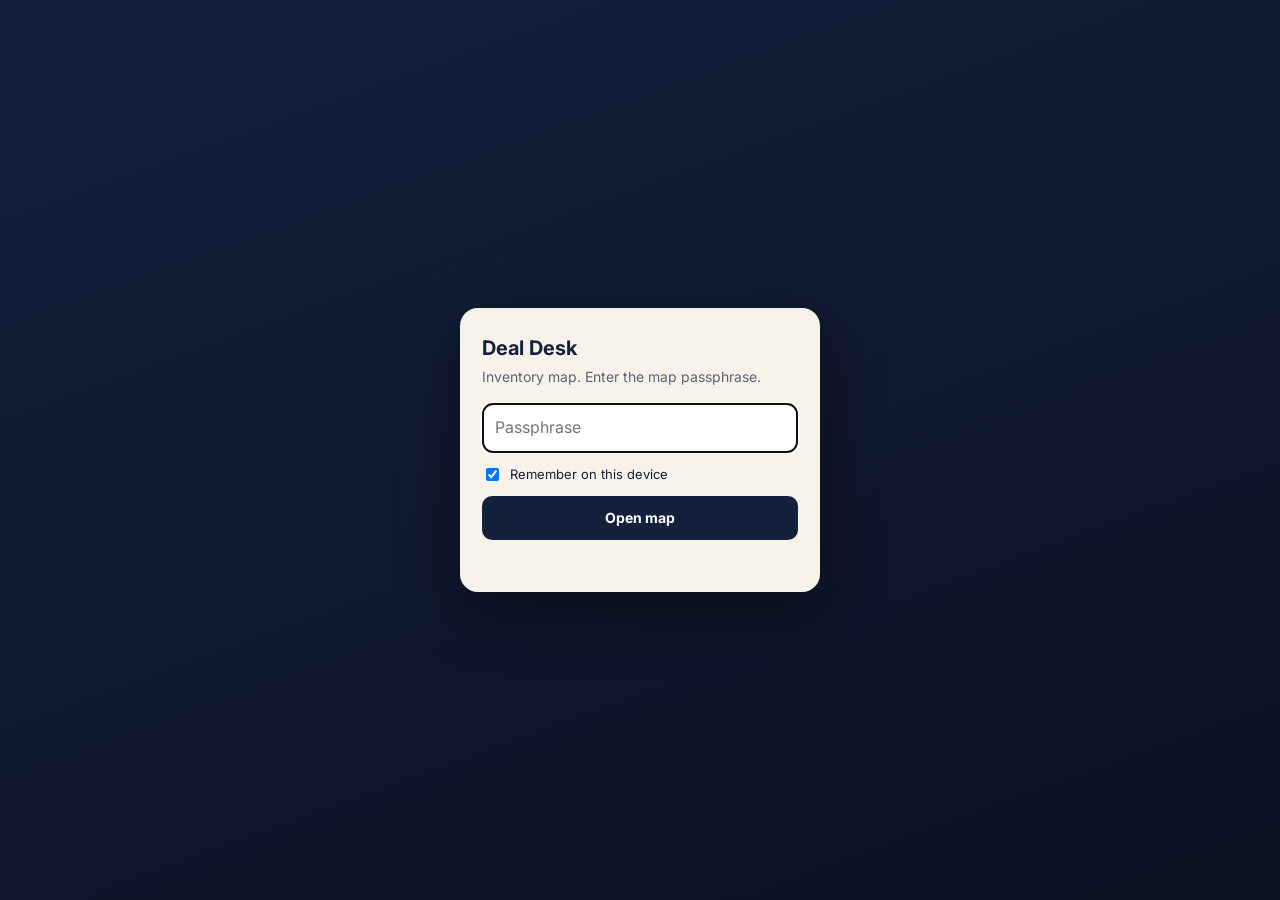
<file: map/index.html>
<!doctype html>
<html lang="en">
<head>
<meta charset="utf-8">
<meta name="viewport" content="width=device-width,initial-scale=1,viewport-fit=cover">
<meta name="robots" content="noindex,nofollow">
<meta name="map-build" content="2026-11-16.1">
<title>Deal Desk · Inventory Map</title>
<link rel="stylesheet" href="vendor/leaflet.css">
<link rel="preconnect" href="https://fonts.googleapis.com">
<link href="https://fonts.googleapis.com/css2?family=Inter:wght@400;500;600;700&display=swap" rel="stylesheet">
<style>
:root{
  --navy:#14213d;--gold:#c9a227;--cream:#f7f3ea;
  --bg:#ffffff;--fg:#14213d;--muted:#5b6475;--line:#e3e1da;--card:#ffffff;--chip:#f1efe8;
  --active:#c9a227;--soon:#2f80ed;--off:#8e44ad;--closed:#9aa0a6;--pending:#e67e22;
  --shadow:0 8px 30px rgba(20,33,61,.18);
}
@media (prefers-color-scheme:dark){
  :root{--bg:#0f1524;--fg:#eef0f5;--muted:#a3abbb;--line:#273049;--card:#161e31;--chip:#1f2940;--shadow:0 8px 30px rgba(0,0,0,.5)}
}
*{box-sizing:border-box}
html,body{margin:0;height:100%;background:var(--bg);color:var(--fg);font:14px/1.45 Inter,-apple-system,BlinkMacSystemFont,sans-serif}
button,input{font:inherit;color:inherit}
#map{position:fixed;inset:0}
@media (min-width:860px){#map{left:380px}}
.side{position:fixed;z-index:1050;top:0;bottom:0;left:0;width:380px;background:var(--card);display:flex;flex-direction:column;box-shadow:var(--shadow);padding-top:env(safe-area-inset-top,0px)}
@media (max-width:859px){.side{width:100%;transform:translateX(-102%);transition:transform .2s ease}.side.open{transform:none}}
@media (min-width:860px){.only-phone{display:none!important}}
.side-head{display:flex;align-items:center;justify-content:space-between;padding:12px 14px 6px}
.side-head .brand{background:none;color:var(--fg);box-shadow:none;padding:0;font-size:18px}
.sub2{font-weight:500;color:var(--muted);font-size:13px;margin-left:4px}
.side-tools{display:flex;gap:8px;padding:6px 14px}
.side-tools .search{box-shadow:none;background:var(--chip)}
.fbtn{border:0;border-radius:12px;padding:0 14px;background:var(--navy);color:#fff;font-weight:600;cursor:pointer;white-space:nowrap}
.fcount{background:var(--gold);color:var(--navy);border-radius:999px;padding:0 6px;font-size:11px;margin-left:2px}
.fcount:empty{display:none}
.fpanel{padding:4px 14px 12px;border-bottom:1px solid var(--line);overflow:auto;max-height:60vh}
.fpanel .chips{flex-wrap:wrap;overflow:visible}
.fpanel .chip{box-shadow:none;background:var(--chip);color:var(--fg)}
.fpanel .chip[aria-pressed="true"]{background:var(--navy);color:#fff}
.flabel{font-size:11px;font-weight:700;letter-spacing:.06em;text-transform:uppercase;color:var(--muted);margin:10px 0 6px}
.prow{display:flex;gap:8px;align-items:center}
.prow input{flex:1;min-width:0;padding:9px 10px;border-radius:10px;border:1px solid var(--line);background:var(--bg);font-size:16px}
.chk{display:flex;gap:8px;align-items:center;margin-top:12px;font-size:13px}
.fact{display:flex;gap:8px;justify-content:flex-end;margin-top:12px}
.side-count{padding:6px 14px;font-size:12px;color:var(--muted)}
.list{flex:1;overflow:auto;padding:0 8px 16px}
.item{display:flex;gap:10px;align-items:flex-start;padding:10px 8px;border-radius:12px;cursor:pointer;border:0;background:none;width:100%;text-align:left}
.item:hover,.item.sel{background:var(--chip)}
.item .dot{margin-top:5px;flex:none}
.item .t{font-weight:600;line-height:1.25}
.item .m{color:var(--muted);font-size:12px;margin-top:2px}
.item .pr{margin-left:auto;font-weight:700;white-space:nowrap;padding-left:8px}
.item .nomap{font-size:10px;color:var(--muted);border:1px solid var(--line);border-radius:6px;padding:0 4px;margin-left:4px}
.listbtn{position:fixed;z-index:1000;left:10px;top:calc(env(safe-area-inset-top,0px) + 10px);border:0;border-radius:12px;padding:10px 14px;background:var(--navy);color:#fff;font-weight:700;box-shadow:var(--shadow);cursor:pointer}
.iconbtn{border:0;border-radius:10px;padding:8px 12px;background:var(--chip);font-weight:600;cursor:pointer}
.top{position:fixed;z-index:1000;left:0;right:0;top:0;padding:calc(env(safe-area-inset-top,0px) + 10px) 10px 0;display:flex;flex-direction:column;gap:8px;pointer-events:none}
.bar{display:flex;gap:8px;pointer-events:auto}
.brand{display:flex;align-items:center;gap:8px;background:var(--navy);color:#fff;border-radius:12px;padding:0 12px;font-weight:700;white-space:nowrap;box-shadow:var(--shadow)}
.brand b{color:var(--gold)}
.search{flex:1;min-width:0;display:flex;align-items:center;background:var(--card);border-radius:12px;box-shadow:var(--shadow);padding:0 10px}
.search input{border:0;outline:0;background:transparent;width:100%;padding:11px 4px;font-size:16px}
.chips{display:flex;gap:6px;overflow-x:auto;pointer-events:auto;padding-bottom:2px;scrollbar-width:none}
.chips::-webkit-scrollbar{display:none}
.chip{border:0;border-radius:999px;padding:7px 12px;background:var(--card);box-shadow:var(--shadow);white-space:nowrap;cursor:pointer;display:flex;align-items:center;gap:6px;font-weight:500}
.chip[aria-pressed="true"]{background:var(--navy);color:#fff}
.dot{width:9px;height:9px;border-radius:50%;display:inline-block}
.ctl{position:fixed;z-index:1000;right:10px;bottom:calc(env(safe-area-inset-bottom,0px) + 18px);display:flex;flex-direction:column;gap:8px}
.ctl button{width:44px;height:44px;border-radius:12px;border:0;background:var(--card);box-shadow:var(--shadow);cursor:pointer;font-weight:700;font-size:12px}
.ctl button[aria-pressed="true"]{background:var(--navy);color:#fff}
.count{position:fixed;z-index:999;left:10px;bottom:calc(env(safe-area-inset-bottom,0px) + 18px);background:var(--card);box-shadow:var(--shadow);border-radius:10px;padding:6px 10px;font-size:12px;color:var(--muted)}
.leaflet-control-attribution{font-size:9px}
.pin{border-radius:50%;border:2.5px solid #fff;box-shadow:0 1px 6px rgba(0,0,0,.45)}
.lbl{background:rgba(20,33,61,.88);color:#fff;border:0;border-radius:6px;padding:2px 6px;font-weight:600;font-size:11px;box-shadow:none}
.lbl:before{display:none}
/* Bottom sheet */
.sheet{position:fixed;z-index:1100;left:0;right:0;bottom:0;max-height:56vh;overflow:auto;background:var(--card);border-radius:18px 18px 0 0;box-shadow:var(--shadow);transform:translateY(105%);transition:transform .22s ease;padding:8px 16px calc(env(safe-area-inset-bottom,0px) + 18px)}
.sheet.open{transform:none}
@media (min-width:860px){.sheet{left:auto;right:12px;z-index:1100;top:auto;bottom:12px;width:420px;border-radius:16px;max-height:calc(100vh - 120px)}}
.grab{width:42px;height:5px;border-radius:3px;background:var(--line);margin:4px auto 10px}
.sheet h2{margin:0 0 2px;font-size:18px;line-height:1.25}
.sub{color:var(--muted);margin-bottom:8px}
.badges{display:flex;flex-wrap:wrap;gap:6px;margin:8px 0}
.badge{border-radius:999px;padding:3px 9px;font-size:12px;font-weight:600;background:var(--chip)}
.price{font-size:22px;font-weight:700;margin:4px 0}
.grid{display:grid;grid-template-columns:110px 1fr;gap:6px 10px;margin:10px 0;font-size:13px}
.grid dt{color:var(--muted)}
.grid dd{margin:0;word-break:break-word}
.hl{margin:8px 0 6px;padding-left:18px}
.hl li{margin:3px 0}
.sec{font-size:11px;letter-spacing:.06em;text-transform:uppercase;color:var(--muted);margin:14px 0 4px;font-weight:700}
.btns{display:flex;flex-wrap:wrap;gap:8px;margin-top:12px}
.btn{display:inline-flex;align-items:center;gap:6px;border-radius:10px;padding:9px 12px;background:var(--chip);color:var(--fg);text-decoration:none;font-weight:600;font-size:13px;border:0;cursor:pointer}
.btn.primary{background:var(--navy);color:#fff}
.close{position:absolute;right:10px;top:8px;border:0;background:var(--chip);border-radius:50%;width:32px;height:32px;cursor:pointer;font-size:18px;line-height:1}
.owner{background:var(--chip);border-radius:10px;padding:8px 10px;margin:6px 0;font-size:13px}
.note{color:var(--muted);font-size:12px}
.multi a{display:block;padding:10px;border-radius:10px;background:var(--chip);margin:6px 0;color:var(--fg);text-decoration:none}
/* Lock screen */
.lock{position:fixed;inset:0;z-index:2000;display:flex;align-items:center;justify-content:center;background:linear-gradient(160deg,#14213d,#0b1222);padding:20px}
.lock form{background:var(--cream);color:var(--navy);border-radius:18px;padding:26px 22px;width:100%;max-width:360px;box-shadow:0 20px 60px rgba(0,0,0,.4)}
.lock h1{margin:0 0 4px;font-size:20px}
.lock p{margin:0 0 16px;color:#5b6475}
.lock input[type=password]{width:100%;padding:12px;border-radius:10px;border:1px solid #d6d1c4;font-size:16px;background:#fff;color:#14213d}
.lock label{display:flex;gap:8px;align-items:center;margin:12px 0;font-size:13px}
.lock button{width:100%;padding:12px;border:0;border-radius:10px;background:var(--navy);color:#fff;font-weight:700;cursor:pointer}
.err{color:#c0392b;font-size:13px;min-height:18px;margin-top:8px}
.legend{display:flex;gap:10px;flex-wrap:wrap;font-size:12px;color:var(--muted)}
html.embed .side-tools .search{display:none}
html.embed .side-tools .fbtn{flex:1;padding:10px 14px}
</style>
</head>
<body>
<div class="lock" id="lock">
  <form id="lockform" autocomplete="off">
    <h1>Deal Desk</h1>
    <p>Inventory map. Enter the map passphrase.</p>
    <input type="password" id="pass" placeholder="Passphrase" autocomplete="current-password" required>
    <label><input type="checkbox" id="remember" checked> Remember on this device</label>
    <button type="submit" id="unlock">Open map</button>
    <div class="err" id="err" role="alert"></div>
  </form>
</div>

<div id="map" aria-label="Inventory map"></div>
<aside class="side" id="side" aria-label="Properties">
  <div class="side-head">
    <div class="brand">Deal <b>Desk</b> <span class="sub2">Inventory</span></div>
    <button type="button" class="iconbtn only-phone" id="b-hide" aria-label="Show map">Map</button>
  </div>
  <div class="side-tools">
    <div class="search"><input type="search" id="q" placeholder="Search address, tenant, broker" aria-label="Search inventory"></div>
    <button type="button" class="fbtn" id="b-filter" aria-expanded="false" aria-controls="fpanel">Filter <span class="fcount" id="fcount"></span></button>
  </div>
  <div class="fpanel" id="fpanel" hidden>
    <div class="flabel">Status</div><div class="chips" id="chips" role="group" aria-label="Status"></div>
    <div class="flabel">Property type</div><div class="chips" id="tchips" role="group" aria-label="Property type"></div>
    <div class="flabel">Price</div>
    <div class="prow"><input id="pmin" inputmode="numeric" placeholder="Min $"><span>to</span><input id="pmax" inputmode="numeric" placeholder="Max $"></div>
    <label class="chk"><input type="checkbox" id="mapped"> Only properties on the map</label>
    <div class="fact"><button type="button" class="btn" id="f-clear">Clear</button><button type="button" class="btn primary" id="f-done">Done</button></div>
  </div>
  <div class="side-count" id="count"></div>
  <div class="list" id="list" role="list"></div>
</aside>
<button type="button" class="listbtn only-phone" id="b-list">☰ List</button>
<div class="ctl">
  <button type="button" id="b-base" title="Satellite / streets">MAP</button>
  <button type="button" id="b-parcels" aria-pressed="true" title="Show parcel lines">LOTS</button>
  <button type="button" id="b-fit" title="Show all">ALL</button>
  <button type="button" id="b-me" title="My location">ME</button>
</div>
<div class="count" id="count"></div>
<section class="sheet" id="sheet" aria-live="polite"></section>

<script src="vendor/leaflet.js"></script>
<script src="vendor/esri-leaflet.js"></script>
<script>
const PARCEL_LAYER='https://gis.fdacs.gov/mapping/rest/services/GIO_Parcels_for_OAWP_Optimized/FeatureServer/0';
const COLORS={active:'#c9a227',soon:'#2f80ed',off:'#8e44ad',pending:'#e67e22',closed:'#9aa0a6'};
const FILTERS=[['open','Everything open'],['active','On market'],['off','Off-market'],['soon','Coming soon'],['pending','Pending'],['closed','Closed'],['all','All']];
let DATA=null, filter='open', map, markers=[], lots=null, parcelLayer=null, satellite=true, baseSat, baseStreet, labels;
const $=id=>document.getElementById(id);
const esc=s=>String(s??'').replace(/[&<>"']/g,c=>({'&':'&amp;','<':'&lt;','>':'&gt;','"':'&quot;',"'":'&#39;'}[c]));

/* ---------- Unlock ----------
   vault.json: public key + private key locked with the passphrase.
   data.enc: listings sealed with the public key. */
const b64=s=>Uint8Array.from(atob(s),c=>c.charCodeAt(0));
async function openVault(vault,pass){
  const w=vault.privateKey, sub=crypto.subtle;
  const base=await sub.importKey('raw',new TextEncoder().encode(pass),'PBKDF2',false,['deriveKey']);
  const kek=await sub.deriveKey({name:'PBKDF2',salt:b64(w.salt),iterations:w.iter,hash:'SHA-256'},base,{name:'AES-GCM',length:256},false,['decrypt']);
  const der=await sub.decrypt({name:'AES-GCM',iv:b64(w.iv)},kek,b64(w.ct));
  return sub.importKey('pkcs8',der,{name:'RSA-OAEP',hash:'SHA-256'},false,['decrypt']);
}
async function openData(blob,priv){
  const sub=crypto.subtle;
  const raw=await sub.decrypt({name:'RSA-OAEP'},priv,b64(blob.key));
  const dek=await sub.importKey('raw',raw,'AES-GCM',false,['decrypt']);
  return JSON.parse(new TextDecoder().decode(await sub.decrypt({name:'AES-GCM',iv:b64(blob.iv)},dek,b64(blob.ct))));
}
async function unlock(pass,quiet){
  $('err').textContent=quiet?'':'Opening…';
  let vault,blob;
  try{
    const [a,b]=await Promise.all([fetch('../vault.json?'+Date.now(),{cache:'no-store'}),fetch('../data.enc?'+Date.now(),{cache:'no-store'})]);
    if(!a.ok||!b.ok) throw 0; vault=await a.json(); blob=await b.json();
  }catch(e){$('err').textContent='Could not load the map data. Check your connection and try again.';return false}
  let priv; try{priv=await openVault(vault,pass)}catch(e){if(!quiet)$('err').textContent='Wrong passphrase.';return false}
  try{DATA=await openData(blob,priv)}catch(e){$('err').textContent='The map data is damaged. Ask Claude to re-seal it.';return false}
  DATA.builtAt=DATA.sealedAt;
  try{ if($('remember').checked) localStorage.setItem('ddmap.pass',pass); else localStorage.removeItem('ddmap.pass'); }catch(_){}
  $('lock').remove(); start(); return true;
}
const EMBED=new URLSearchParams(location.search).has('embed')&&window.parent!==window;
if(EMBED){
  document.documentElement.classList.add('embed');
  $('lock').remove();
  window.addEventListener('message',e=>{
    if(e.origin!==location.origin||e.source!==window.parent||!e.data) return;
    if(e.data.type==='desk-listings'){
      const fresh=!DATA; DATA={listings:(e.data.listings||[]).map(l=>({...l})),snapshotAt:e.data.at||new Date().toISOString()};
      if(fresh) start(); else placeAll(false);
    }
    if(e.data.type==='desk-search'){
      $('q').value=String(e.data.q||'');
      if(!map) return;
      draw(true);
      const rows=DATA.listings.filter(passes), placed=rows.filter(l=>l.lat!=null);
      if(e.data.go&&placed.length===1) focus(placed[0]);
      else if(e.data.go&&rows.length===1) openCard(rows[0]);
      toDesk({type:'desk-search-count',q:$('q').value,n:rows.length,placed:placed.length});
      return;
    }
    if(e.data.type==='desk-focus'){const l=DATA&&DATA.listings.find(x=>x.id===e.data.id); if(l){ if(l.lat!=null) focus(l); else openCard(l); }}
  });
  window.parent.postMessage({type:'desk-map-ready'},location.origin);
}
function toDesk(msg){ if(EMBED) try{window.parent.postMessage(msg,location.origin)}catch(_){} }
if(!EMBED) $('lockform').addEventListener('submit',e=>{e.preventDefault();unlock($('pass').value)});
if(!EMBED)(async()=>{let p=null;try{p=localStorage.getItem('ddmap.pass')}catch(_){} if(p&&!(await unlock(p,true))){try{localStorage.removeItem('ddmap.pass')}catch(_){}} else if(!p) $('pass').focus();})();

/* ---------- Placing pins and lots (done in the browser, remembered on this device) ---------- */
const GEOCODER='https://geocode.arcgis.com/arcgis/rest/services/World/GeocodeServer/findAddressCandidates';
const FL_BOX=[24.3,31.1,-87.7,-79.8];
function cacheGet(k){try{return JSON.parse(localStorage.getItem(k)||'null')}catch(_){return null}}
function cacheSet(k,v){try{localStorage.setItem(k,JSON.stringify(v))}catch(_){}}
function queryAddress(l){
  let addr=String(l.address||'').replace(/\(.*?\)/g,' ');
  const parts=addr.split(',').map(x=>x.trim());
  let street=parts.find(x=>/^\d/.test(x)); if(!street) return null;
  street=street.replace(/^(\d+)\s*[-–&]\s*\d+\b/,'$1').split(/\s+&\s+/)[0].replace(/\b(Ste|Suite|Unit)\b.*$/i,'').trim();
  let city=String(l.city||'').replace(/\(.*?\)/g,' ');
  const zip=(city+' '+parts.slice(1).join(' ')).match(/\b(3[234]\d{3})\b/);
  city=city.replace(/\b\d{5}\b/g,'').trim().replace(/(,|\s)\s*(FL|Florida)\s*$/i,'').replace(/[ ,]+$/,'').trim();
  return `${street}, ${city?city+', ':''}FL${zip?' '+zip[1]:''}`;
}
async function geocode(q){
  const u=`${GEOCODER}?f=json&maxLocations=1&outFields=Score,Addr_type&countryCode=USA&SingleLine=${encodeURIComponent(q)}`;
  const j=await (await fetch(u)).json(); const c=(j.candidates||[])[0];
  if(!c||c.score<80) return {none:true};
  const lat=c.location.y,lng=c.location.x;
  if(lat<FL_BOX[0]||lat>FL_BOX[1]||lng<FL_BOX[2]||lng>FL_BOX[3]) return {none:true};
  return {lat,lng,type:(c.attributes||{}).Addr_type||''};
}
async function parcelAt(lat,lng){
  const u=`${PARCEL_LAYER}/query?geometry=${lng},${lat}&geometryType=esriGeometryPoint&inSR=4326&spatialRel=esriSpatialRelIntersects&outFields=PARCEL_ID,OWN_NAME,DOR_UC&returnGeometry=true&outSR=4326&geometryPrecision=6&f=geojson`;
  const j=await (await fetch(u)).json(); const f=(j.features||[])[0]; if(!f) return {none:true};
  const p=f.properties||{};
  return {geometry:f.geometry,parcelId:p.PARCEL_ID,owner:p.OWN_NAME,useCode:p.DOR_UC};
}
async function pool(items,n,fn){let i=0;await Promise.all(Array.from({length:n},async()=>{while(i<items.length){const it=items[i++];try{await fn(it)}catch(_){}}}))}
async function placeAll(refit=true){
  // 1) coordinates from this device's memory, or look them up
  const todo=[];
  DATA.listings.forEach(l=>{
    if(l.lat!=null){l.geoSource=l.geoSource||'desk';return}
    const q=queryAddress(l); l._q=q; if(!q) return;
    const c=cacheGet('ddmap.geo:'+q); if(c){ if(!c.none){l.lat=c.lat;l.lng=c.lng;l.geoSource=c.type} } else todo.push(l);
  });
  draw(refit);
  if(todo.length){
    $('count').textContent=`Placing ${todo.length} properties on the map…`;
    let n=0; await pool(todo,4,async l=>{const r=await geocode(l._q);cacheSet('ddmap.geo:'+l._q,r);if(!r.none){l.lat=r.lat;l.lng=r.lng;l.geoSource=r.type;toDesk({type:'desk-placed',id:l.id,lat:r.lat,lng:r.lng,geoSource:r.type})} if(++n%10===0) draw(false)});
    draw(refit);
  }
  // 2) lot outlines + county record
  const lots=[];
  DATA.listings.forEach(l=>{ if(l.lat==null) return; const k='ddmap.lot:'+l.lat.toFixed(6)+','+l.lng.toFixed(6); const c=cacheGet(k); if(c){if(!c.none) l.parcel=c} else lots.push([l,k]) });
  if(lots.length){ let n=0; await pool(lots,4,async([l,k])=>{const r=await parcelAt(l.lat,l.lng);cacheSet(k,r);if(!r.none) l.parcel=r; if(++n%10===0) draw(false)}); draw(false); }
}

/* ---------- Helpers ---------- */
function bucket(l){
  const st=String(l.status||'active').toLowerCase(), mk=String(l.market||'').toLowerCase();
  if(st==='closed') return 'closed';
  if(st==='pending') return 'pending';
  if(st==='coming soon') return 'soon';
  if(/^off/.test(mk)||mk.includes('off-market')||mk.includes('off market')) return 'off';
  return 'active';
}
const TYPES=['Net lease','Retail','Industrial','Multifamily','Office / Medical','Land / Development','Hospitality','Other'];
let tsel=new Set();
function cat(l){
  const t=(String(l.type||'')+' '+String(l.name||'')).toLowerCase();
  if(/multifamily|apartment|\bunits?\b(?!.*retail)|senior living/.test(t)) return 'Multifamily';
  if(/industrial|warehouse|cold storage|ios\b|truck|trailer|yard|manufactur|flex/.test(t)) return 'Industrial';
  if(/hotel|motel|hospitality|restaurant|nightclub|venue|padel/.test(t)) return 'Hospitality';
  if(/(single-tenant|absolute|net lease|\bnn\+?\b|nnn|ground lease)/.test(t)&&!/multi-tenant|center|strip|plaza|portfolio of|outparcels/.test(t)) return 'Net lease';
  if(/retail|shopping|center|strip|plaza|outparcel/.test(t)) return 'Retail';
  if(/office|medical/.test(t)) return 'Office / Medical';
  if(/land|development|site|assemblage|lot\b/.test(t)) return 'Land / Development';
  if(/gas|car wash|dispensary|usps|post office/.test(t)) return 'Net lease';
  return 'Other';
}
function priceNum(l){return typeof l.price==='number'?l.price:null}
function parseMoney(v){v=String(v||'').toLowerCase().replace(/[$,\s]/g,'');if(!v)return null;let m=1;if(v.endsWith('m')){m=1e6;v=v.slice(0,-1)}else if(v.endsWith('k')){m=1e3;v=v.slice(0,-1)}const n=parseFloat(v);return isNaN(n)?null:n*m}
function passes(l){
  if(!shows(l)) return false;
  if(tsel.size&&!tsel.has(cat(l))) return false;
  const mn=parseMoney($('pmin').value), mx=parseMoney($('pmax').value), p=priceNum(l);
  if((mn!=null||mx!=null)&&p==null) return false;
  if(mn!=null&&p<mn) return false; if(mx!=null&&p>mx) return false;
  if($('mapped').checked&&l.lat==null) return false;
  const q=$('q').value.trim().toLowerCase();
  return !q||q.split(/\s+/).every(w=>hay(l).includes(w));
}
function activeFilters(){return (filter!=='open'?1:0)+tsel.size+(($('pmin').value||$('pmax').value)?1:0)+($('mapped').checked?1:0)}
function shows(l){const b=bucket(l); if(filter==='all') return true; if(filter==='open') return b!=='closed'; return b===filter;}
function money(v){
  if(v==null||v==='') return '';
  if(typeof v==='number') return v>=1e6?'$'+(v/1e6).toFixed(v%1e6===0?0:2).replace(/\.?0+$/,'')+'M':'$'+v.toLocaleString('en-US');
  return String(v);
}
function fullMoney(v){return typeof v==='number'?'$'+v.toLocaleString('en-US'):(v||'Price not set')}
function title(l){return l.name&&!String(l.name).startsWith(String(l.address||'').slice(0,8))?l.name:l.address}
function hay(l){return [l.address,l.city,l.name,l.type,l.market,l.highlights,l.listingBroker,l.contact,l.zoning,l.parcel&&l.parcel.owner].join(' ').toLowerCase()}

/* ---------- Map ---------- */
function start(){
  if(map){placeAll();return}
  map=L.map('map',{zoomControl:false,preferCanvas:false}).setView([27.6,-81.6],7);
  baseSat=L.tileLayer('https://server.arcgisonline.com/ArcGIS/rest/services/World_Imagery/MapServer/tile/{z}/{y}/{x}',{maxZoom:20,maxNativeZoom:19,attribution:'Imagery © Esri, Maxar, Earthstar Geographics'});
  labels=L.layerGroup([
    L.tileLayer('https://server.arcgisonline.com/ArcGIS/rest/services/Reference/World_Transportation/MapServer/tile/{z}/{y}/{x}',{maxZoom:20,maxNativeZoom:19,opacity:.9}),
    L.tileLayer('https://server.arcgisonline.com/ArcGIS/rest/services/Reference/World_Boundaries_and_Places/MapServer/tile/{z}/{y}/{x}',{maxZoom:20,maxNativeZoom:19})
  ]);
  baseStreet=L.tileLayer('https://server.arcgisonline.com/ArcGIS/rest/services/World_Street_Map/MapServer/tile/{z}/{y}/{x}',{maxZoom:20,maxNativeZoom:19,attribution:'© Esri, HERE, Garmin, OpenStreetMap contributors'});
  baseSat.addTo(map); labels.addTo(map);
  L.control.zoom({position:'topright'}).addTo(map);
  addParcels();
  wireFilters(); renderChips(); placeAll();
  $('q').addEventListener('input',()=>draw(false));
  $('b-base').onclick=()=>{satellite=!satellite; if(satellite){map.removeLayer(baseStreet);baseSat.addTo(map);labels.addTo(map)}else{map.removeLayer(baseSat);map.removeLayer(labels);baseStreet.addTo(map)} $('b-base').setAttribute('aria-pressed',String(!satellite));};
  $('b-parcels').onclick=()=>{const on=$('b-parcels').getAttribute('aria-pressed')!=='true'; $('b-parcels').setAttribute('aria-pressed',String(on)); if(parcelLayer){on?parcelLayer.addTo(map):map.removeLayer(parcelLayer)}};
  $('b-fit').onclick=()=>fitAll();
  $('b-me').onclick=()=>map.locate({setView:true,maxZoom:16});
  map.on('click',e=>{ if(!e.originalEvent._ddHandled) closeSheet(); });
  const h=decodeURIComponent((location.hash||'').slice(1)); if(h){const l=DATA.listings.find(x=>x.id===h); if(l&&l.lat!=null) focus(l);}
}

/* Florida statewide parcel lines (FL Dept. of Revenue), drawn when zoomed in close. Tap any lot to see who owns it. */
function addParcels(){
  if(!window.L||!L.esri) return;
  parcelLayer=L.esri.featureLayer({url:PARCEL_LAYER,minZoom:17,simplifyFactor:0.3,precision:6,
    fields:['OBJECTID','PARCEL_ID','OWN_NAME','DOR_UC'],
    style:()=>({color:'#ffffff',weight:1.2,opacity:.85,fillOpacity:0.01})});
  parcelLayer.on('click',e=>{
    e.originalEvent._ddHandled=true;
    const hitsHere=DATA.listings.filter(l=>l.parcel&&l.parcel.geometry&&inside(e.latlng,l.parcel.geometry)&&passes(l));
    if(hitsHere.length){openList(hitsHere);return}
    const p=e.layer.feature.properties||{};
    openParcel(p,e.latlng);
  });
  parcelLayer.addTo(map);
}
function inside(ll,g){
  const polys=g.type==='Polygon'?[g.coordinates]:g.type==='MultiPolygon'?g.coordinates:[];
  const x=ll.lng,y=ll.lat;
  return polys.some(poly=>{let ins=false;const r=poly[0];for(let i=0,j=r.length-1;i<r.length;j=i++){const xi=r[i][0],yi=r[i][1],xj=r[j][0],yj=r[j][1];if(((yi>y)!==(yj>y))&&(x<(xj-xi)*(y-yi)/(yj-yi)+xi))ins=!ins}return ins});
}
function renderChips(){
  const n=k=>DATA.listings.filter(l=>{const b=bucket(l);return k==='all'||(k==='open'?b!=='closed':b===k)}).length;
  $('chips').innerHTML=FILTERS.map(([k,t])=>`<button class="chip" type="button" data-f="${k}" aria-pressed="${filter===k}">${COLORS[k]?`<span class="dot" style="background:${COLORS[k]}"></span>`:''}${t} <span style="opacity:.6">${n(k)}</span></button>`).join('');
  $('chips').querySelectorAll('[data-f]').forEach(b=>b.onclick=()=>{filter=b.dataset.f;renderChips();draw(true)});
  const tn=t=>DATA.listings.filter(l=>shows(l)&&cat(l)===t).length;
  $('tchips').innerHTML=TYPES.filter(t=>tn(t)).map(t=>`<button class="chip" type="button" data-t="${esc(t)}" aria-pressed="${tsel.has(t)}">${esc(t)} <span style="opacity:.6">${tn(t)}</span></button>`).join('');
  $('tchips').querySelectorAll('[data-t]').forEach(b=>b.onclick=()=>{const t=b.dataset.t;tsel.has(t)?tsel.delete(t):tsel.add(t);renderChips();draw(true)});
  $('fcount').textContent=activeFilters()||'';
}
function wireFilters(){
  const fp=$('fpanel'),fb=$('b-filter');
  fb.onclick=()=>{const o=fp.hidden;fp.hidden=!o;fb.setAttribute('aria-expanded',String(o))};
  $('f-done').onclick=()=>{fp.hidden=true;fb.setAttribute('aria-expanded','false')};
  $('f-clear').onclick=()=>{filter='open';tsel.clear();$('pmin').value='';$('pmax').value='';$('mapped').checked=false;renderChips();draw(true)};
  ['pmin','pmax'].forEach(id=>$(id).addEventListener('input',()=>{renderChips();draw(false)}));
  $('mapped').onchange=()=>{renderChips();draw(false)};
  $('b-list').onclick=()=>$('side').classList.add('open');
  $('b-hide').onclick=()=>$('side').classList.remove('open');
}
function renderList(rows){
  const sel=(location.hash||'').slice(1);
  const sorted=rows.slice().sort((a,b)=>(priceNum(b)||0)-(priceNum(a)||0));
  $('list').innerHTML=sorted.map(l=>`<button class="item${l.id===sel?' sel':''}" type="button" role="listitem" data-id="${esc(l.id)}"><span class="dot" style="background:${COLORS[bucket(l)]}"></span><span style="min-width:0"><div class="t">${esc(title(l))}${l.lat==null?'<span class="nomap">no pin</span>':''}</div><div class="m">${esc([l.city,cat(l)].filter(Boolean).join(' · '))}</div></span><span class="pr">${esc(money(l.price)||'—')}</span></button>`).join('')||'<p class="note" style="padding:12px">No properties match these filters.</p>';
}
$('list')&&$('list').addEventListener('click',e=>{const it=e.target.closest('[data-id]');if(!it)return;const l=DATA.listings.find(x=>x.id===it.dataset.id);if(!l)return;
  if(!wide()) $('side').classList.remove('open');
  if(l.lat!=null) focus(l); else openCard(l);
  document.querySelectorAll('.item.sel').forEach(x=>x.classList.remove('sel'));it.classList.add('sel');});
function draw(fit){
  markers.forEach(m=>map.removeLayer(m)); markers=[];
  if(lots) map.removeLayer(lots);
  const rows=DATA.listings.filter(passes);
  const placed=rows.filter(l=>l.lat!=null);
  lots=L.geoJSON({type:'FeatureCollection',features:placed.filter(l=>l.parcel&&l.parcel.geometry).map(l=>({type:'Feature',geometry:l.parcel.geometry,properties:{id:l.id}}))},{
    style:f=>{const l=DATA.listings.find(x=>x.id===f.properties.id);const c=COLORS[bucket(l)];return {color:c,weight:3,fillColor:c,fillOpacity:.28}},
    onEachFeature:(f,layer)=>layer.on('click',e=>{e.originalEvent._ddHandled=true;const here=placed.filter(l=>l.parcel&&l.parcel.geometry&&inside(e.latlng,l.parcel.geometry));openList(here.length?here:[DATA.listings.find(x=>x.id===f.properties.id)])})
  }).addTo(map);
  // group listings that sit on the same spot so none hide under another
  const groups={};
  placed.forEach(l=>{const k=l.lat.toFixed(5)+','+l.lng.toFixed(5);(groups[k]=groups[k]||[]).push(l)});
  Object.values(groups).forEach(g=>{
    const l=g[0], c=COLORS[bucket(l)];
    const icon=L.divIcon({className:'',html:`<div class="pin" style="width:18px;height:18px;background:${c}"></div>`,iconSize:[18,18],iconAnchor:[9,9]});
    const m=L.marker([l.lat,l.lng],{icon,title:title(l),riseOnHover:true}).addTo(map);
    const lab=g.length>1?`${g.length} listings`:(money(l.price)||'');
    if(lab) m.bindTooltip(esc(lab),{permanent:true,direction:'right',offset:[10,0],className:'lbl'});
    m.on('click',e=>{if(e.originalEvent)e.originalEvent._ddHandled=true; peek(l); openList(g)});
    markers.push(m);
  });
  const un=rows.length-placed.length;
  $('count').textContent=`${rows.length} properties · ${placed.length} on the map${un?` · ${un} without a pin`:''}`;
  renderList(rows);
  if(fit) fitAll(placed);
}
function fitAll(list){
  const pts=(list||DATA.listings.filter(l=>passes(l)&&l.lat!=null)).map(l=>[l.lat,l.lng]);
  if(pts.length) map.fitBounds(pts,{padding:[60,60],maxZoom:15});
}
const wide=()=>window.innerWidth>=860;
/* keep the lot visible above the info sheet (phone) or left of it (desktop) */
function pad(){return wide()?{paddingTopLeft:[40,40],paddingBottomRight:[460,40]}:{paddingTopLeft:[30,110],paddingBottomRight:[30,Math.round(window.innerHeight*0.58)]}}
function focus(l){
  const bounds=l.parcel&&l.parcel.geometry?L.geoJSON(l.parcel.geometry).getBounds():L.latLng(l.lat,l.lng).toBounds(120);
  map.fitBounds(bounds,{...pad(),maxZoom:19});
  openCard(l);
}
function peek(l){ if(l.lat==null) return; const b=L.latLng(l.lat,l.lng).toBounds(60); const z=Math.max(map.getZoom(),12); map.fitBounds(b,{...pad(),maxZoom:z}); }

/* ---------- Info sheet ---------- */
function openList(list){
  list=list.filter(Boolean);
  if(list.length===1){openCard(list[0]);return}
  showSheet(`<div class="grab"></div><button class="close" data-close aria-label="Close">×</button>
    <h2>${list.length} listings here</h2><div class="multi">${list.map(l=>`<a href="#${esc(l.id)}" data-open="${esc(l.id)}"><b>${esc(title(l))}</b><br><span class="note">${esc(money(l.price)||'')} · ${esc(l.type||'')}</span></a>`).join('')}</div>`);
}
function row(k,v){return v==null||v===''?'':`<dt>${esc(k)}</dt><dd>${v}</dd>`}
function linkify(s){return esc(s).replace(/([\w.+-]+@[\w-]+\.[\w.]+)/g,'<a href="mailto:$1">$1</a>').replace(/(\(?\b\d{3}\)?[\s.-]\d{3}[\s.-]\d{4}\b)/g,m=>`<a href="tel:${m.replace(/\D/g,'')}">${m}</a>`)}
function openCard(l){
  const b=bucket(l), c=COLORS[b];
  const label={active:'On market',off:'Off-market',soon:'Coming soon',pending:'Pending',closed:'Closed'}[b];
  const hl=Array.isArray(l.highlights)?l.highlights:String(l.highlights||'').split(/;\s+(?=[A-Z0-9$+~])/).filter(Boolean);
  const p=l.parcel||{};
  const gq=l.lat!=null?`${l.lat},${l.lng}`:encodeURIComponent([l.address,l.city].join(', '));
  const addr=[l.address,l.city].filter(Boolean).join(', ');
  const owners=(l.owners||[]).map(o=>`<div class="owner"><b>${esc(o.name)}</b>${(o.phones||[]).map(ph=>`<br>${ph.dnc?'<span class="note">DNC</span> ':''}<a href="tel:${esc(ph.n)}">${esc(String(ph.n).replace(/(\d{3})(\d{3})(\d{4})/,'($1) $2-$3'))}</a> <span class="note">${esc(ph.type||'')}</span>`).join('')}${(o.emails||[]).map(e=>`<br><a href="mailto:${esc(e)}">${esc(e)}</a>`).join('')}${o.mailing?`<br><span class="note">${esc(o.mailing)}</span>`:''}</div>`).join('');
  showSheet(`<div class="grab"></div><button class="close" data-close aria-label="Close">×</button>
    <h2>${esc(title(l))}</h2>
    <div class="sub">${esc(addr)}</div>
    <div class="price">${esc(fullMoney(l.price))}</div>
    <div class="badges"><span class="badge" style="background:${c};color:#fff">${label}</span>${l.type?`<span class="badge">${esc(l.type)}</span>`:''}${l.matchCount!=null?`<span class="badge">${l.matchCount} buyer matches</span>`:''}</div>
    ${hl.length?`<div class="sec">Highlights</div><ul class="hl">${hl.map(h=>`<li>${esc(h)}</li>`).join('')}</ul>`:''}
    <div class="sec">Details</div>
    <dl class="grid">
      ${row('Size',esc(l.size))}${row('Zoning',esc(l.zoning))}${row('Market',esc(l.market))}
      ${row('Commission',esc([l.commission,l.commissionNote].filter(Boolean).join(' · ')))}
      ${row('Listing broker',l.listingBroker?linkify(l.listingBroker):'')}${row('Contact',l.contact?linkify(l.contact):'')}
      ${row('Waiting on',esc(l.waitingOn))}${row('Note',esc(l.neighborNote))}${row('OM file',esc(l.omFile))}${row('APN',esc(l.apn))}
    </dl>
    ${owners?`<div class="sec">Owner contacts</div>${owners}`:''}
    ${p.parcelId||p.owner?`<div class="sec">County record (FL Dept. of Revenue)</div><dl class="grid">${row('Parcel ID',esc(p.parcelId))}${row('Owner of record',esc(p.owner))}${row('Use code',esc(p.useCode))}${row('Land',p.landSqft?esc(Number(p.landSqft).toLocaleString('en-US'))+' +/- SF':'')}${row('Just value',p.justValue?'$'+Number(p.justValue).toLocaleString('en-US'):'')}${row('Year built',esc(p.yearBuilt))}${row('Last sale',p.lastSalePrice?'$'+Number(p.lastSalePrice).toLocaleString('en-US')+(p.lastSaleYear?' ('+esc(p.lastSaleYear)+')':''):'')}</dl>`:''}
    ${l.lat==null?`<p class="note">This one isn't on the map: its address couldn't be placed. Give it a full street address in the Deal Desk.</p>`:!/PointAddress|Subaddress|desk/.test(l.geoSource||'')?`<p class="note">Pin placed from the street, not a rooftop match; it may be a few lots off.</p>`:''}
    <div class="btns">
      ${EMBED?`<button class="btn primary" type="button" data-desk="${esc(l.id)}">Open in desk</button>`:''}
      ${l.lat!=null?`<button class="btn${EMBED?'':' primary'}" type="button" data-zoom="${esc(l.id)}">Zoom to lot</button>`:''}
      <a class="btn" href="https://www.google.com/maps/search/?api=1&query=${gq}" target="_blank" rel="noopener">Google Maps</a>
      ${l.lat!=null?`<a class="btn" href="https://www.google.com/maps/@?api=1&map_action=pano&viewpoint=${gq}" target="_blank" rel="noopener">Street View</a>`:''}
      ${l.omDriveFolder?`<a class="btn" href="${esc(l.omDriveFolder)}" target="_blank" rel="noopener">OM folder</a>`:''}
      ${l.link?`<a class="btn" href="${esc(l.link)}" target="_blank" rel="noopener">Listing page</a>`:''}
    </div>
    <p class="note" style="margin-top:12px">${EMBED?'Live from the desk':'Data as of '+esc((DATA.snapshotAt||DATA.sealedAt||'').slice(0,10))}</p>`);
  try{history.replaceState(null,'','#'+l.id)}catch(_){}
}
function openParcel(p,ll){
  const gq=`${ll.lat},${ll.lng}`;
  showSheet(`<div class="grab"></div><button class="close" data-close aria-label="Close">×</button>
    <h2>${esc(p.OWN_NAME||'Parcel')}</h2><div class="sub">Not in your inventory</div>
    <dl class="grid">${row('Owner of record',esc(p.OWN_NAME))}${row('Parcel ID',esc(p.PARCEL_ID))}${row('Use code',esc(p.DOR_UC))}</dl>
    <div class="btns"><a class="btn" href="https://www.google.com/maps/search/?api=1&query=${gq}" target="_blank" rel="noopener">Google Maps</a><a class="btn" href="https://www.google.com/maps/@?api=1&map_action=pano&viewpoint=${gq}" target="_blank" rel="noopener">Street View</a></div>`);
}
function showSheet(html){const s=$('sheet');s.innerHTML=html;s.classList.add('open');s.scrollTop=0}
function closeSheet(){$('sheet').classList.remove('open');try{history.replaceState(null,'',location.pathname)}catch(_){}}
$('sheet').addEventListener('click',e=>{
  if(e.target.closest('[data-close]')){closeSheet();return}
  const o=e.target.closest('[data-open]'); if(o){e.preventDefault();const l=DATA.listings.find(x=>x.id===o.dataset.open);if(l)openCard(l);return}
  const dk=e.target.closest('[data-desk]'); if(dk){toDesk({type:'desk-open',id:dk.dataset.desk});return}
  const z=e.target.closest('[data-zoom]'); if(z){const l=DATA.listings.find(x=>x.id===z.dataset.zoom);if(l)focus(l)}
});
</script>
</body>
</html>
</file>
<file: map/vendor/leaflet.css>
/* required styles */

.leaflet-pane,
.leaflet-tile,
.leaflet-marker-icon,
.leaflet-marker-shadow,
.leaflet-tile-container,
.leaflet-pane > svg,
.leaflet-pane > canvas,
.leaflet-zoom-box,
.leaflet-image-layer,
.leaflet-layer {
	position: absolute;
	left: 0;
	top: 0;
	}
.leaflet-container {
	overflow: hidden;
	}
.leaflet-tile,
.leaflet-marker-icon,
.leaflet-marker-shadow {
	-webkit-user-select: none;
	   -moz-user-select: none;
	        user-select: none;
	  -webkit-user-drag: none;
	}
/* Prevents IE11 from highlighting tiles in blue */
.leaflet-tile::selection {
	background: transparent;
}
/* Safari renders non-retina tile on retina better with this, but Chrome is worse */
.leaflet-safari .leaflet-tile {
	image-rendering: -webkit-optimize-contrast;
	}
/* hack that prevents hw layers "stretching" when loading new tiles */
.leaflet-safari .leaflet-tile-container {
	width: 1600px;
	height: 1600px;
	-webkit-transform-origin: 0 0;
	}
.leaflet-marker-icon,
.leaflet-marker-shadow {
	display: block;
	}
/* .leaflet-container svg: reset svg max-width decleration shipped in Joomla! (joomla.org) 3.x */
/* .leaflet-container img: map is broken in FF if you have max-width: 100% on tiles */
.leaflet-container .leaflet-overlay-pane svg {
	max-width: none !important;
	max-height: none !important;
	}
.leaflet-container .leaflet-marker-pane img,
.leaflet-container .leaflet-shadow-pane img,
.leaflet-container .leaflet-tile-pane img,
.leaflet-container img.leaflet-image-layer,
.leaflet-container .leaflet-tile {
	max-width: none !important;
	max-height: none !important;
	width: auto;
	padding: 0;
	}

.leaflet-container img.leaflet-tile {
	/* See: https://bugs.chromium.org/p/chromium/issues/detail?id=600120 */
	mix-blend-mode: plus-lighter;
}

.leaflet-container.leaflet-touch-zoom {
	-ms-touch-action: pan-x pan-y;
	touch-action: pan-x pan-y;
	}
.leaflet-container.leaflet-touch-drag {
	-ms-touch-action: pinch-zoom;
	/* Fallback for FF which doesn't support pinch-zoom */
	touch-action: none;
	touch-action: pinch-zoom;
}
.leaflet-container.leaflet-touch-drag.leaflet-touch-zoom {
	-ms-touch-action: none;
	touch-action: none;
}
.leaflet-container {
	-webkit-tap-highlight-color: transparent;
}
.leaflet-container a {
	-webkit-tap-highlight-color: rgba(51, 181, 229, 0.4);
}
.leaflet-tile {
	filter: inherit;
	visibility: hidden;
	}
.leaflet-tile-loaded {
	visibility: inherit;
	}
.leaflet-zoom-box {
	width: 0;
	height: 0;
	-moz-box-sizing: border-box;
	     box-sizing: border-box;
	z-index: 800;
	}
/* workaround for https://bugzilla.mozilla.org/show_bug.cgi?id=888319 */
.leaflet-overlay-pane svg {
	-moz-user-select: none;
	}

.leaflet-pane         { z-index: 400; }

.leaflet-tile-pane    { z-index: 200; }
.leaflet-overlay-pane { z-index: 400; }
.leaflet-shadow-pane  { z-index: 500; }
.leaflet-marker-pane  { z-index: 600; }
.leaflet-tooltip-pane   { z-index: 650; }
.leaflet-popup-pane   { z-index: 700; }

.leaflet-map-pane canvas { z-index: 100; }
.leaflet-map-pane svg    { z-index: 200; }

.leaflet-vml-shape {
	width: 1px;
	height: 1px;
	}
.lvml {
	behavior: url(#default#VML);
	display: inline-block;
	position: absolute;
	}


/* control positioning */

.leaflet-control {
	position: relative;
	z-index: 800;
	pointer-events: visiblePainted; /* IE 9-10 doesn't have auto */
	pointer-events: auto;
	}
.leaflet-top,
.leaflet-bottom {
	position: absolute;
	z-index: 1000;
	pointer-events: none;
	}
.leaflet-top {
	top: 0;
	}
.leaflet-right {
	right: 0;
	}
.leaflet-bottom {
	bottom: 0;
	}
.leaflet-left {
	left: 0;
	}
.leaflet-control {
	float: left;
	clear: both;
	}
.leaflet-right .leaflet-control {
	float: right;
	}
.leaflet-top .leaflet-control {
	margin-top: 10px;
	}
.leaflet-bottom .leaflet-control {
	margin-bottom: 10px;
	}
.leaflet-left .leaflet-control {
	margin-left: 10px;
	}
.leaflet-right .leaflet-control {
	margin-right: 10px;
	}


/* zoom and fade animations */

.leaflet-fade-anim .leaflet-popup {
	opacity: 0;
	-webkit-transition: opacity 0.2s linear;
	   -moz-transition: opacity 0.2s linear;
	        transition: opacity 0.2s linear;
	}
.leaflet-fade-anim .leaflet-map-pane .leaflet-popup {
	opacity: 1;
	}
.leaflet-zoom-animated {
	-webkit-transform-origin: 0 0;
	    -ms-transform-origin: 0 0;
	        transform-origin: 0 0;
	}
svg.leaflet-zoom-animated {
	will-change: transform;
}

.leaflet-zoom-anim .leaflet-zoom-animated {
	-webkit-transition: -webkit-transform 0.25s cubic-bezier(0,0,0.25,1);
	   -moz-transition:    -moz-transform 0.25s cubic-bezier(0,0,0.25,1);
	        transition:         transform 0.25s cubic-bezier(0,0,0.25,1);
	}
.leaflet-zoom-anim .leaflet-tile,
.leaflet-pan-anim .leaflet-tile {
	-webkit-transition: none;
	   -moz-transition: none;
	        transition: none;
	}

.leaflet-zoom-anim .leaflet-zoom-hide {
	visibility: hidden;
	}


/* cursors */

.leaflet-interactive {
	cursor: pointer;
	}
.leaflet-grab {
	cursor: -webkit-grab;
	cursor:    -moz-grab;
	cursor:         grab;
	}
.leaflet-crosshair,
.leaflet-crosshair .leaflet-interactive {
	cursor: crosshair;
	}
.leaflet-popup-pane,
.leaflet-control {
	cursor: auto;
	}
.leaflet-dragging .leaflet-grab,
.leaflet-dragging .leaflet-grab .leaflet-interactive,
.leaflet-dragging .leaflet-marker-draggable {
	cursor: move;
	cursor: -webkit-grabbing;
	cursor:    -moz-grabbing;
	cursor:         grabbing;
	}

/* marker & overlays interactivity */
.leaflet-marker-icon,
.leaflet-marker-shadow,
.leaflet-image-layer,
.leaflet-pane > svg path,
.leaflet-tile-container {
	pointer-events: none;
	}

.leaflet-marker-icon.leaflet-interactive,
.leaflet-image-layer.leaflet-interactive,
.leaflet-pane > svg path.leaflet-interactive,
svg.leaflet-image-layer.leaflet-interactive path {
	pointer-events: visiblePainted; /* IE 9-10 doesn't have auto */
	pointer-events: auto;
	}

/* visual tweaks */

.leaflet-container {
	background: #ddd;
	outline-offset: 1px;
	}
.leaflet-container a {
	color: #0078A8;
	}
.leaflet-zoom-box {
	border: 2px dotted #38f;
	background: rgba(255,255,255,0.5);
	}


/* general typography */
.leaflet-container {
	font-family: "Helvetica Neue", Arial, Helvetica, sans-serif;
	font-size: 12px;
	font-size: 0.75rem;
	line-height: 1.5;
	}


/* general toolbar styles */

.leaflet-bar {
	box-shadow: 0 1px 5px rgba(0,0,0,0.65);
	border-radius: 4px;
	}
.leaflet-bar a {
	background-color: #fff;
	border-bottom: 1px solid #ccc;
	width: 26px;
	height: 26px;
	line-height: 26px;
	display: block;
	text-align: center;
	text-decoration: none;
	color: black;
	}
.leaflet-bar a,
.leaflet-control-layers-toggle {
	background-position: 50% 50%;
	background-repeat: no-repeat;
	display: block;
	}
.leaflet-bar a:hover,
.leaflet-bar a:focus {
	background-color: #f4f4f4;
	}
.leaflet-bar a:first-child {
	border-top-left-radius: 4px;
	border-top-right-radius: 4px;
	}
.leaflet-bar a:last-child {
	border-bottom-left-radius: 4px;
	border-bottom-right-radius: 4px;
	border-bottom: none;
	}
.leaflet-bar a.leaflet-disabled {
	cursor: default;
	background-color: #f4f4f4;
	color: #bbb;
	}

.leaflet-touch .leaflet-bar a {
	width: 30px;
	height: 30px;
	line-height: 30px;
	}
.leaflet-touch .leaflet-bar a:first-child {
	border-top-left-radius: 2px;
	border-top-right-radius: 2px;
	}
.leaflet-touch .leaflet-bar a:last-child {
	border-bottom-left-radius: 2px;
	border-bottom-right-radius: 2px;
	}

/* zoom control */

.leaflet-control-zoom-in,
.leaflet-control-zoom-out {
	font: bold 18px 'Lucida Console', Monaco, monospace;
	text-indent: 1px;
	}

.leaflet-touch .leaflet-control-zoom-in, .leaflet-touch .leaflet-control-zoom-out  {
	font-size: 22px;
	}


/* layers control */

.leaflet-control-layers {
	box-shadow: 0 1px 5px rgba(0,0,0,0.4);
	background: #fff;
	border-radius: 5px;
	}
.leaflet-control-layers-toggle {
	background-image: url(images/layers.png);
	width: 36px;
	height: 36px;
	}
.leaflet-retina .leaflet-control-layers-toggle {
	background-image: url(images/layers-2x.png);
	background-size: 26px 26px;
	}
.leaflet-touch .leaflet-control-layers-toggle {
	width: 44px;
	height: 44px;
	}
.leaflet-control-layers .leaflet-control-layers-list,
.leaflet-control-layers-expanded .leaflet-control-layers-toggle {
	display: none;
	}
.leaflet-control-layers-expanded .leaflet-control-layers-list {
	display: block;
	position: relative;
	}
.leaflet-control-layers-expanded {
	padding: 6px 10px 6px 6px;
	color: #333;
	background: #fff;
	}
.leaflet-control-layers-scrollbar {
	overflow-y: scroll;
	overflow-x: hidden;
	padding-right: 5px;
	}
.leaflet-control-layers-selector {
	margin-top: 2px;
	position: relative;
	top: 1px;
	}
.leaflet-control-layers label {
	display: block;
	font-size: 13px;
	font-size: 1.08333em;
	}
.leaflet-control-layers-separator {
	height: 0;
	border-top: 1px solid #ddd;
	margin: 5px -10px 5px -6px;
	}

/* Default icon URLs */
.leaflet-default-icon-path { /* used only in path-guessing heuristic, see L.Icon.Default */
	background-image: url(images/marker-icon.png);
	}


/* attribution and scale controls */

.leaflet-container .leaflet-control-attribution {
	background: #fff;
	background: rgba(255, 255, 255, 0.8);
	margin: 0;
	}
.leaflet-control-attribution,
.leaflet-control-scale-line {
	padding: 0 5px;
	color: #333;
	line-height: 1.4;
	}
.leaflet-control-attribution a {
	text-decoration: none;
	}
.leaflet-control-attribution a:hover,
.leaflet-control-attribution a:focus {
	text-decoration: underline;
	}
.leaflet-attribution-flag {
	display: inline !important;
	vertical-align: baseline !important;
	width: 1em;
	height: 0.6669em;
	}
.leaflet-left .leaflet-control-scale {
	margin-left: 5px;
	}
.leaflet-bottom .leaflet-control-scale {
	margin-bottom: 5px;
	}
.leaflet-control-scale-line {
	border: 2px solid #777;
	border-top: none;
	line-height: 1.1;
	padding: 2px 5px 1px;
	white-space: nowrap;
	-moz-box-sizing: border-box;
	     box-sizing: border-box;
	background: rgba(255, 255, 255, 0.8);
	text-shadow: 1px 1px #fff;
	}
.leaflet-control-scale-line:not(:first-child) {
	border-top: 2px solid #777;
	border-bottom: none;
	margin-top: -2px;
	}
.leaflet-control-scale-line:not(:first-child):not(:last-child) {
	border-bottom: 2px solid #777;
	}

.leaflet-touch .leaflet-control-attribution,
.leaflet-touch .leaflet-control-layers,
.leaflet-touch .leaflet-bar {
	box-shadow: none;
	}
.leaflet-touch .leaflet-control-layers,
.leaflet-touch .leaflet-bar {
	border: 2px solid rgba(0,0,0,0.2);
	background-clip: padding-box;
	}


/* popup */

.leaflet-popup {
	position: absolute;
	text-align: center;
	margin-bottom: 20px;
	}
.leaflet-popup-content-wrapper {
	padding: 1px;
	text-align: left;
	border-radius: 12px;
	}
.leaflet-popup-content {
	margin: 13px 24px 13px 20px;
	line-height: 1.3;
	font-size: 13px;
	font-size: 1.08333em;
	min-height: 1px;
	}
.leaflet-popup-content p {
	margin: 17px 0;
	margin: 1.3em 0;
	}
.leaflet-popup-tip-container {
	width: 40px;
	height: 20px;
	position: absolute;
	left: 50%;
	margin-top: -1px;
	margin-left: -20px;
	overflow: hidden;
	pointer-events: none;
	}
.leaflet-popup-tip {
	width: 17px;
	height: 17px;
	padding: 1px;

	margin: -10px auto 0;
	pointer-events: auto;

	-webkit-transform: rotate(45deg);
	   -moz-transform: rotate(45deg);
	    -ms-transform: rotate(45deg);
	        transform: rotate(45deg);
	}
.leaflet-popup-content-wrapper,
.leaflet-popup-tip {
	background: white;
	color: #333;
	box-shadow: 0 3px 14px rgba(0,0,0,0.4);
	}
.leaflet-container a.leaflet-popup-close-button {
	position: absolute;
	top: 0;
	right: 0;
	border: none;
	text-align: center;
	width: 24px;
	height: 24px;
	font: 16px/24px Tahoma, Verdana, sans-serif;
	color: #757575;
	text-decoration: none;
	background: transparent;
	}
.leaflet-container a.leaflet-popup-close-button:hover,
.leaflet-container a.leaflet-popup-close-button:focus {
	color: #585858;
	}
.leaflet-popup-scrolled {
	overflow: auto;
	}

.leaflet-oldie .leaflet-popup-content-wrapper {
	-ms-zoom: 1;
	}
.leaflet-oldie .leaflet-popup-tip {
	width: 24px;
	margin: 0 auto;

	-ms-filter: "progid:DXImageTransform.Microsoft.Matrix(M11=0.70710678, M12=0.70710678, M21=-0.70710678, M22=0.70710678)";
	filter: progid:DXImageTransform.Microsoft.Matrix(M11=0.70710678, M12=0.70710678, M21=-0.70710678, M22=0.70710678);
	}

.leaflet-oldie .leaflet-control-zoom,
.leaflet-oldie .leaflet-control-layers,
.leaflet-oldie .leaflet-popup-content-wrapper,
.leaflet-oldie .leaflet-popup-tip {
	border: 1px solid #999;
	}


/* div icon */

.leaflet-div-icon {
	background: #fff;
	border: 1px solid #666;
	}


/* Tooltip */
/* Base styles for the element that has a tooltip */
.leaflet-tooltip {
	position: absolute;
	padding: 6px;
	background-color: #fff;
	border: 1px solid #fff;
	border-radius: 3px;
	color: #222;
	white-space: nowrap;
	-webkit-user-select: none;
	-moz-user-select: none;
	-ms-user-select: none;
	user-select: none;
	pointer-events: none;
	box-shadow: 0 1px 3px rgba(0,0,0,0.4);
	}
.leaflet-tooltip.leaflet-interactive {
	cursor: pointer;
	pointer-events: auto;
	}
.leaflet-tooltip-top:before,
.leaflet-tooltip-bottom:before,
.leaflet-tooltip-left:before,
.leaflet-tooltip-right:before {
	position: absolute;
	pointer-events: none;
	border: 6px solid transparent;
	background: transparent;
	content: "";
	}

/* Directions */

.leaflet-tooltip-bottom {
	margin-top: 6px;
}
.leaflet-tooltip-top {
	margin-top: -6px;
}
.leaflet-tooltip-bottom:before,
.leaflet-tooltip-top:before {
	left: 50%;
	margin-left: -6px;
	}
.leaflet-tooltip-top:before {
	bottom: 0;
	margin-bottom: -12px;
	border-top-color: #fff;
	}
.leaflet-tooltip-bottom:before {
	top: 0;
	margin-top: -12px;
	margin-left: -6px;
	border-bottom-color: #fff;
	}
.leaflet-tooltip-left {
	margin-left: -6px;
}
.leaflet-tooltip-right {
	margin-left: 6px;
}
.leaflet-tooltip-left:before,
.leaflet-tooltip-right:before {
	top: 50%;
	margin-top: -6px;
	}
.leaflet-tooltip-left:before {
	right: 0;
	margin-right: -12px;
	border-left-color: #fff;
	}
.leaflet-tooltip-right:before {
	left: 0;
	margin-left: -12px;
	border-right-color: #fff;
	}

/* Printing */

@media print {
	/* Prevent printers from removing background-images of controls. */
	.leaflet-control {
		-webkit-print-color-adjust: exact;
		print-color-adjust: exact;
		}
	}
</file>
